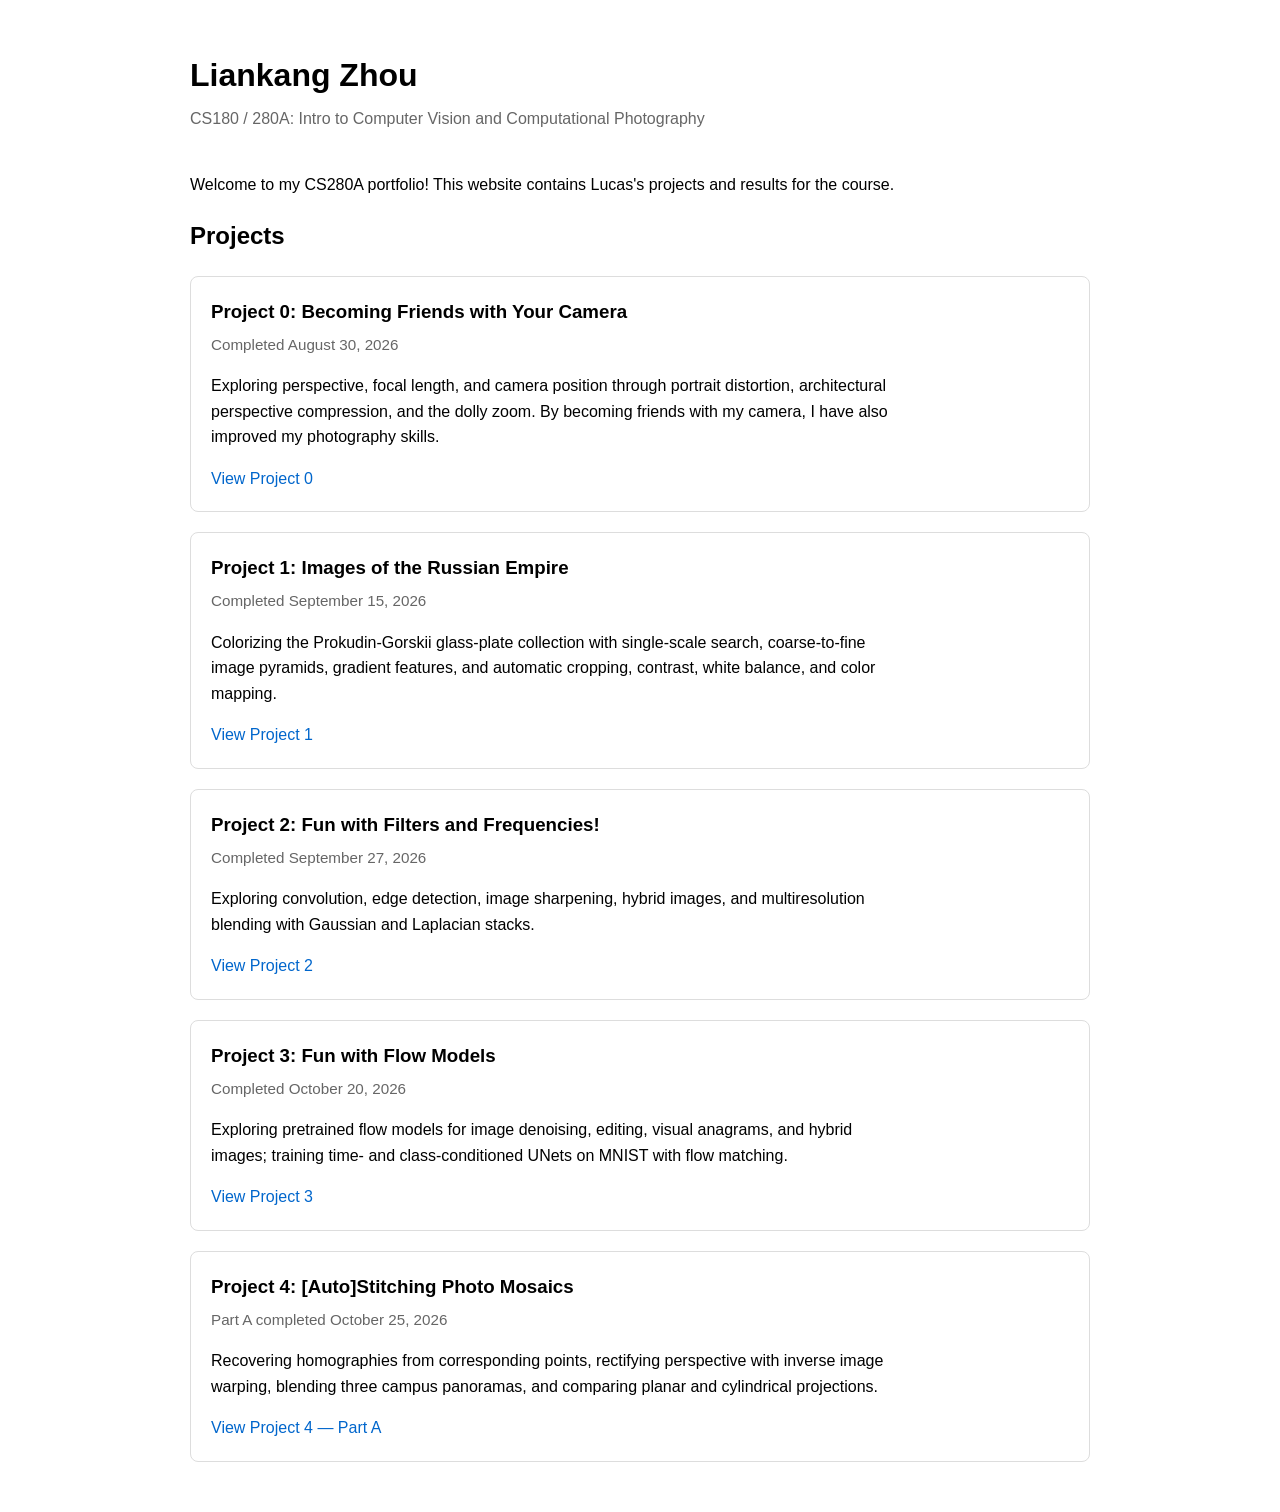
<file: index.html>
<!DOCTYPE html>
<html lang="en">

<head>
    <meta charset="UTF-8">
    <meta name="viewport" content="width=device-width, initial-scale=1.0">

    <title>Liankang(Lucas) Zhou | CS280A Portfolio</title>

    <style>
        body {
            font-family: Arial, sans-serif;
            max-width: 900px;
            margin: 50px auto;
            padding: 0 20px;
            line-height: 1.6;
        }

        h1 {
            margin-bottom: 5px;
        }

        .subtitle {
            color: #666;
            margin-bottom: 40px;
        }

        .project {
            margin: 20px 0;
            padding: 20px;
            border: 1px solid #ddd;
            border-radius: 8px;
        }

        .project h3 {
            margin: 0 0 6px;
        }

        .project-meta {
            margin: 0 0 14px;
            color: #666;
            font-size: 0.95rem;
        }

        .project-description {
            max-width: 700px;
        }

        a {
            color: #0066cc;
            text-decoration: none;
        }

        a:hover {
            text-decoration: underline;
        }
    </style>
</head>

<body>

    <h1>Liankang Zhou</h1>

    <div class="subtitle">
        CS180 / 280A: Intro to Computer Vision and Computational Photography
    </div>

    <p>
        Welcome to my CS280A portfolio!
        This website contains Lucas's projects and results for the course.
    </p>

    <h2>Projects</h2>

    <div class="project">
        <h3>Project 0: Becoming Friends with Your Camera</h3>
        <p class="project-meta">
            Completed <time datetime="2026-08-30">August 30, 2026</time>
        </p>
        <p class="project-description">
            Exploring perspective, focal length, and camera position through portrait
            distortion, architectural perspective compression, and the dolly zoom. By
            becoming friends with my camera, I have also improved my photography skills.
        </p>
        <a href="./0/index.html">View Project 0</a>
    </div>

    <div class="project">
        <h3>Project 1: Images of the Russian Empire</h3>
        <p class="project-meta">
            Completed <time datetime="2026-09-15">September 15, 2026</time>
        </p>
        <p class="project-description">
            Colorizing the Prokudin-Gorskii glass-plate collection with single-scale
            search, coarse-to-fine image pyramids, gradient features, and automatic
            cropping, contrast, white balance, and color mapping.
        </p>
        <a href="./1/index.html">View Project 1</a>
    </div>

    <div class="project">
        <h3>Project 2: Fun with Filters and Frequencies!</h3>
        <p class="project-meta">Completed <time datetime="2026-09-27">September 27, 2026</time></p>
        <p class="project-description">Exploring convolution, edge detection, image sharpening, hybrid images, and multiresolution blending with Gaussian and Laplacian stacks.</p>
        <a href="./2/index.html">View Project 2</a>
    </div>

    <div class="project">
        <h3>Project 3: Fun with Flow Models</h3>
        <p class="project-meta">Completed <time datetime="2026-10-20">October 20, 2026</time></p>
        <p class="project-description">Exploring pretrained flow models for image denoising, editing, visual anagrams, and hybrid images; training time- and class-conditioned UNets on MNIST with flow matching.</p>
        <a href="./3/index.html">View Project 3</a>
    </div>

    <div class="project">
        <h3>Project 4: [Auto]Stitching Photo Mosaics</h3>
        <p class="project-meta">Part A completed <time datetime="2026-10-25">October 25, 2026</time></p>
        <p class="project-description">Recovering homographies from corresponding points, rectifying perspective with inverse image warping, blending three campus panoramas, and comparing planar and cylindrical projections.</p>
        <a href="./4/index.html">View Project 4 — Part A</a>
    </div>

</body>

</html>
</file>
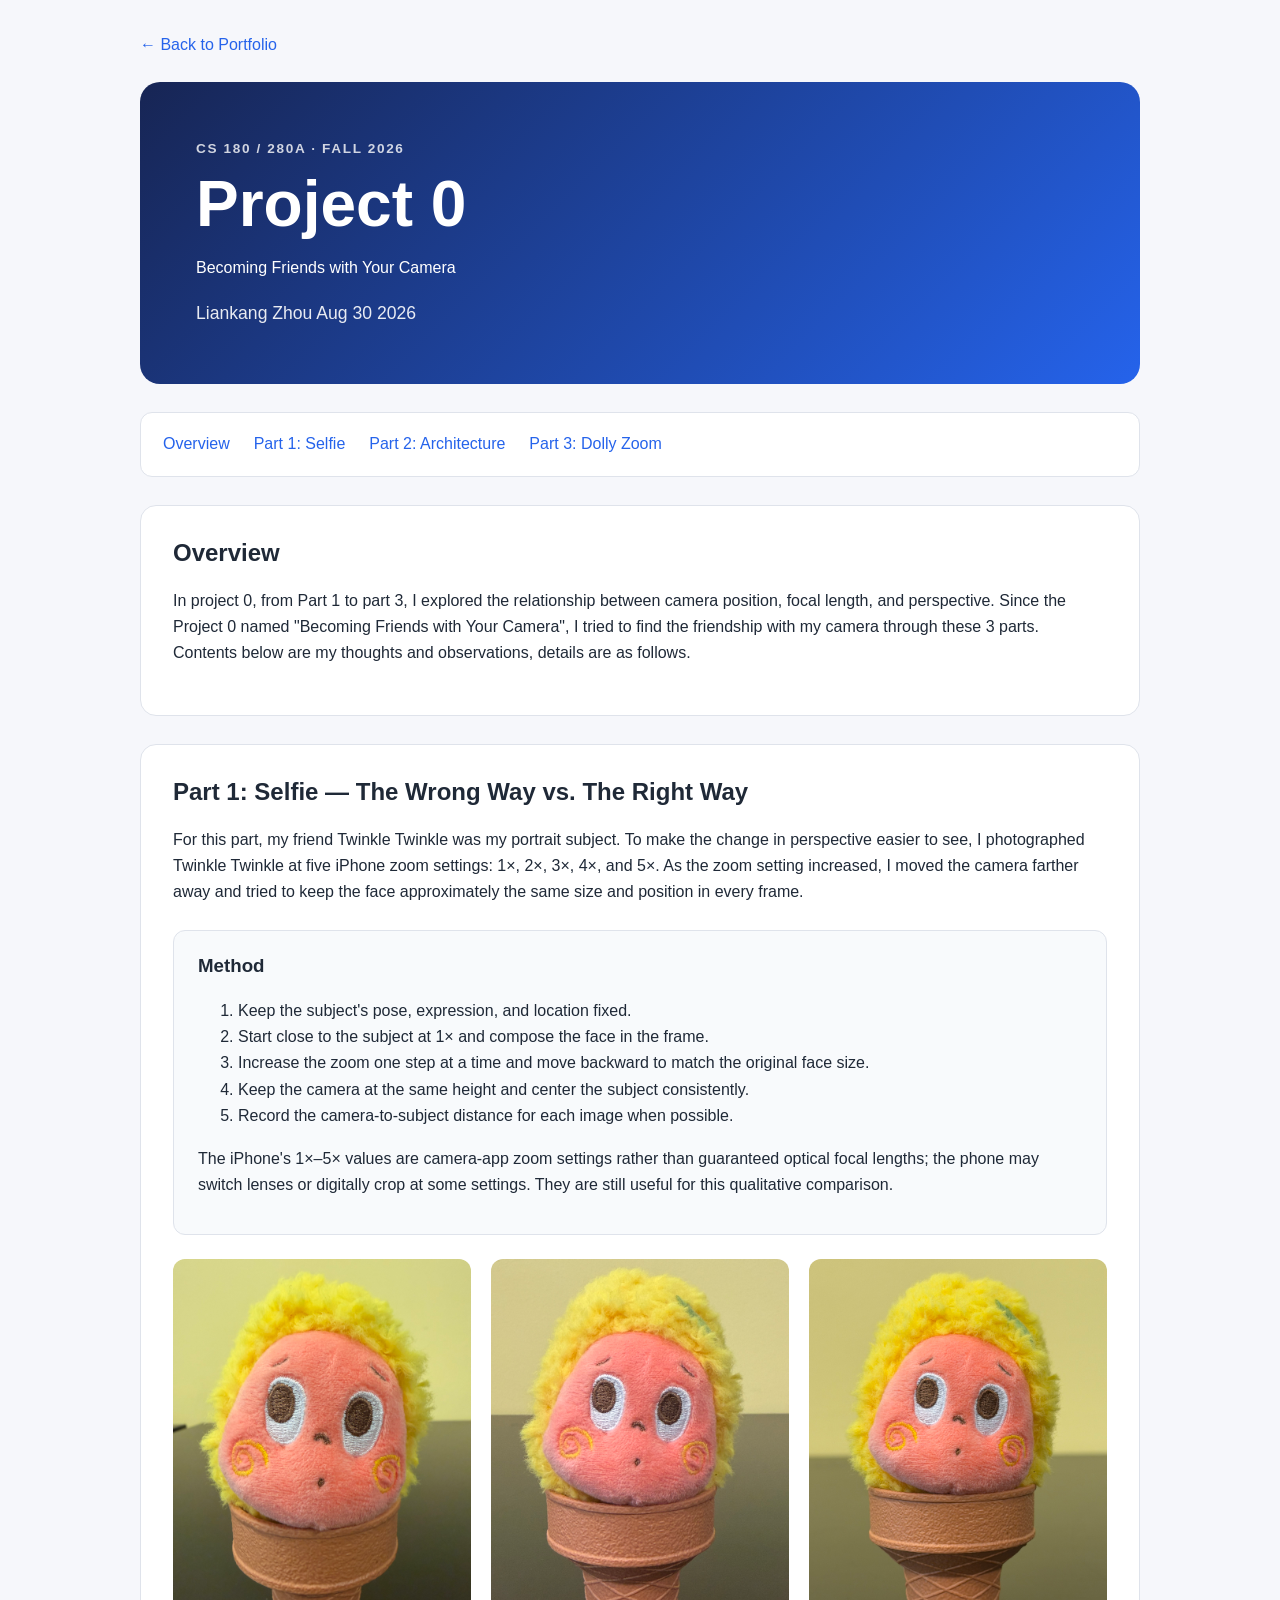
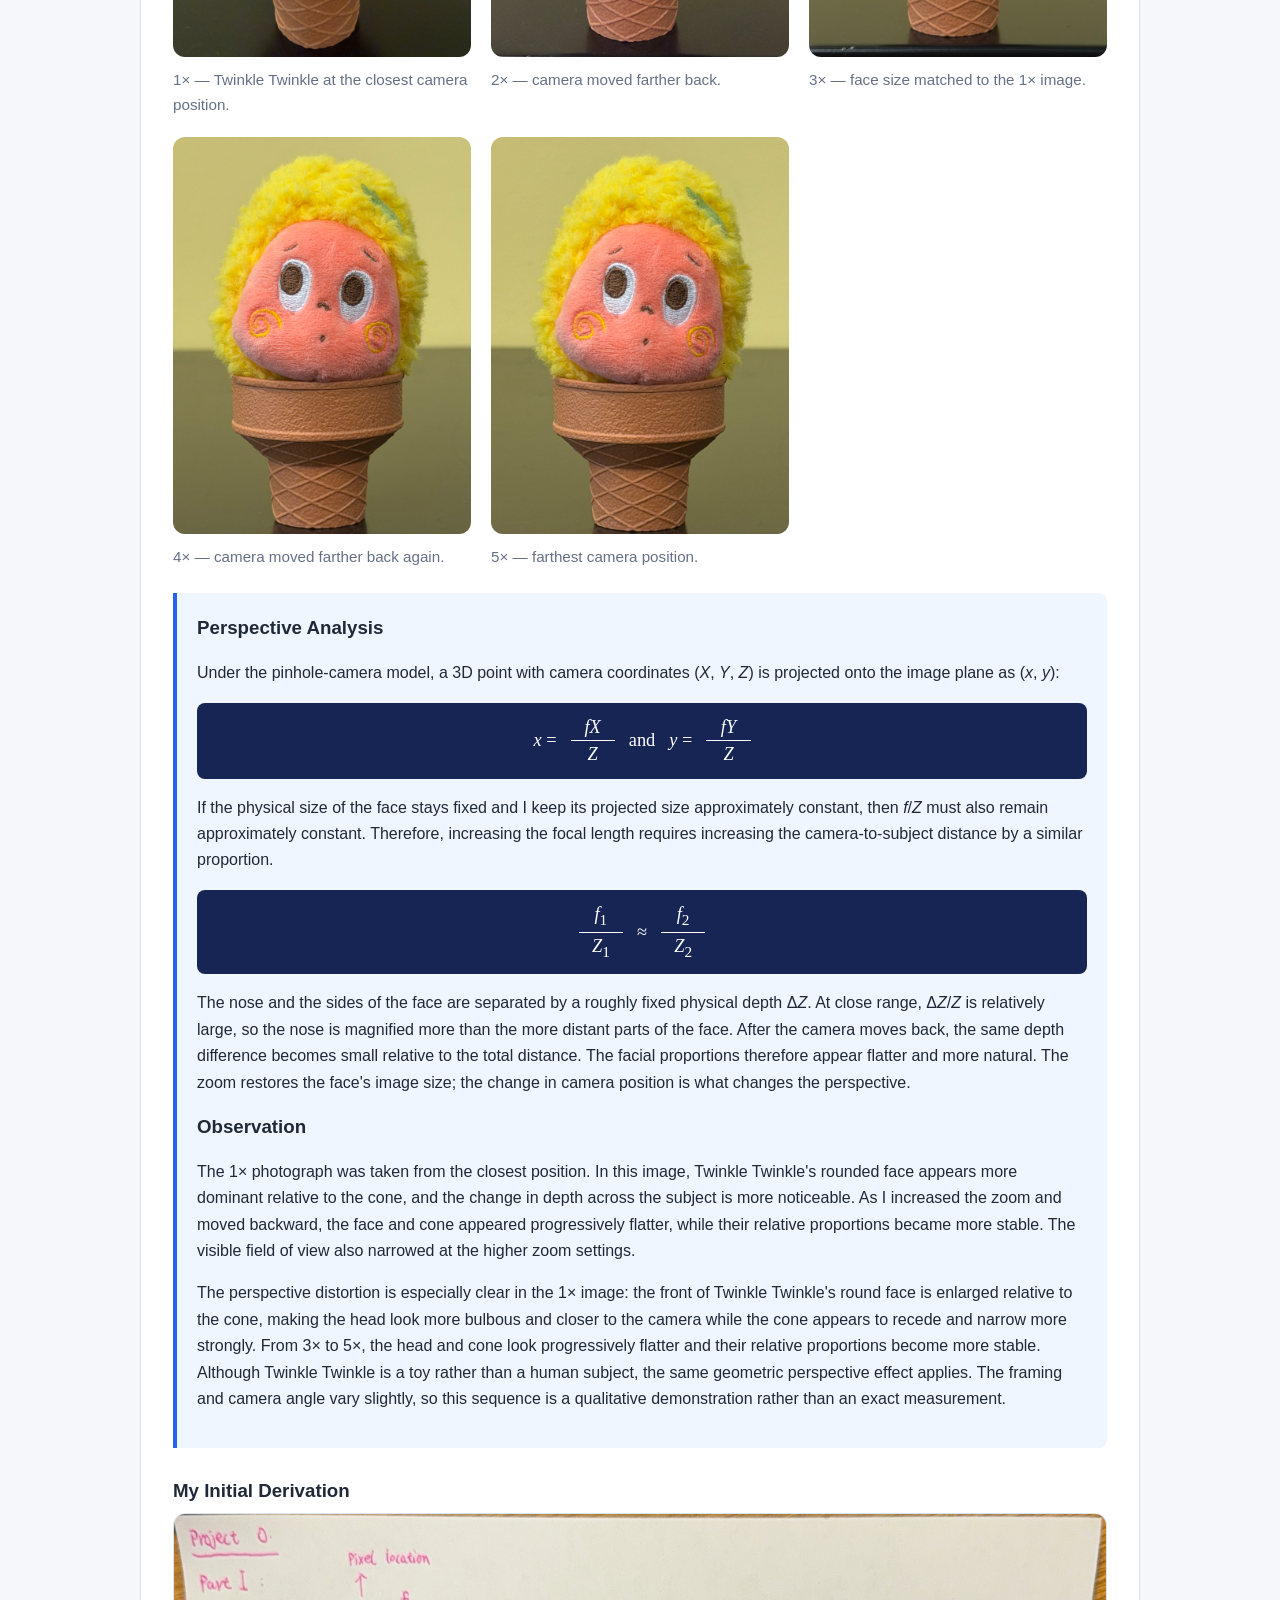
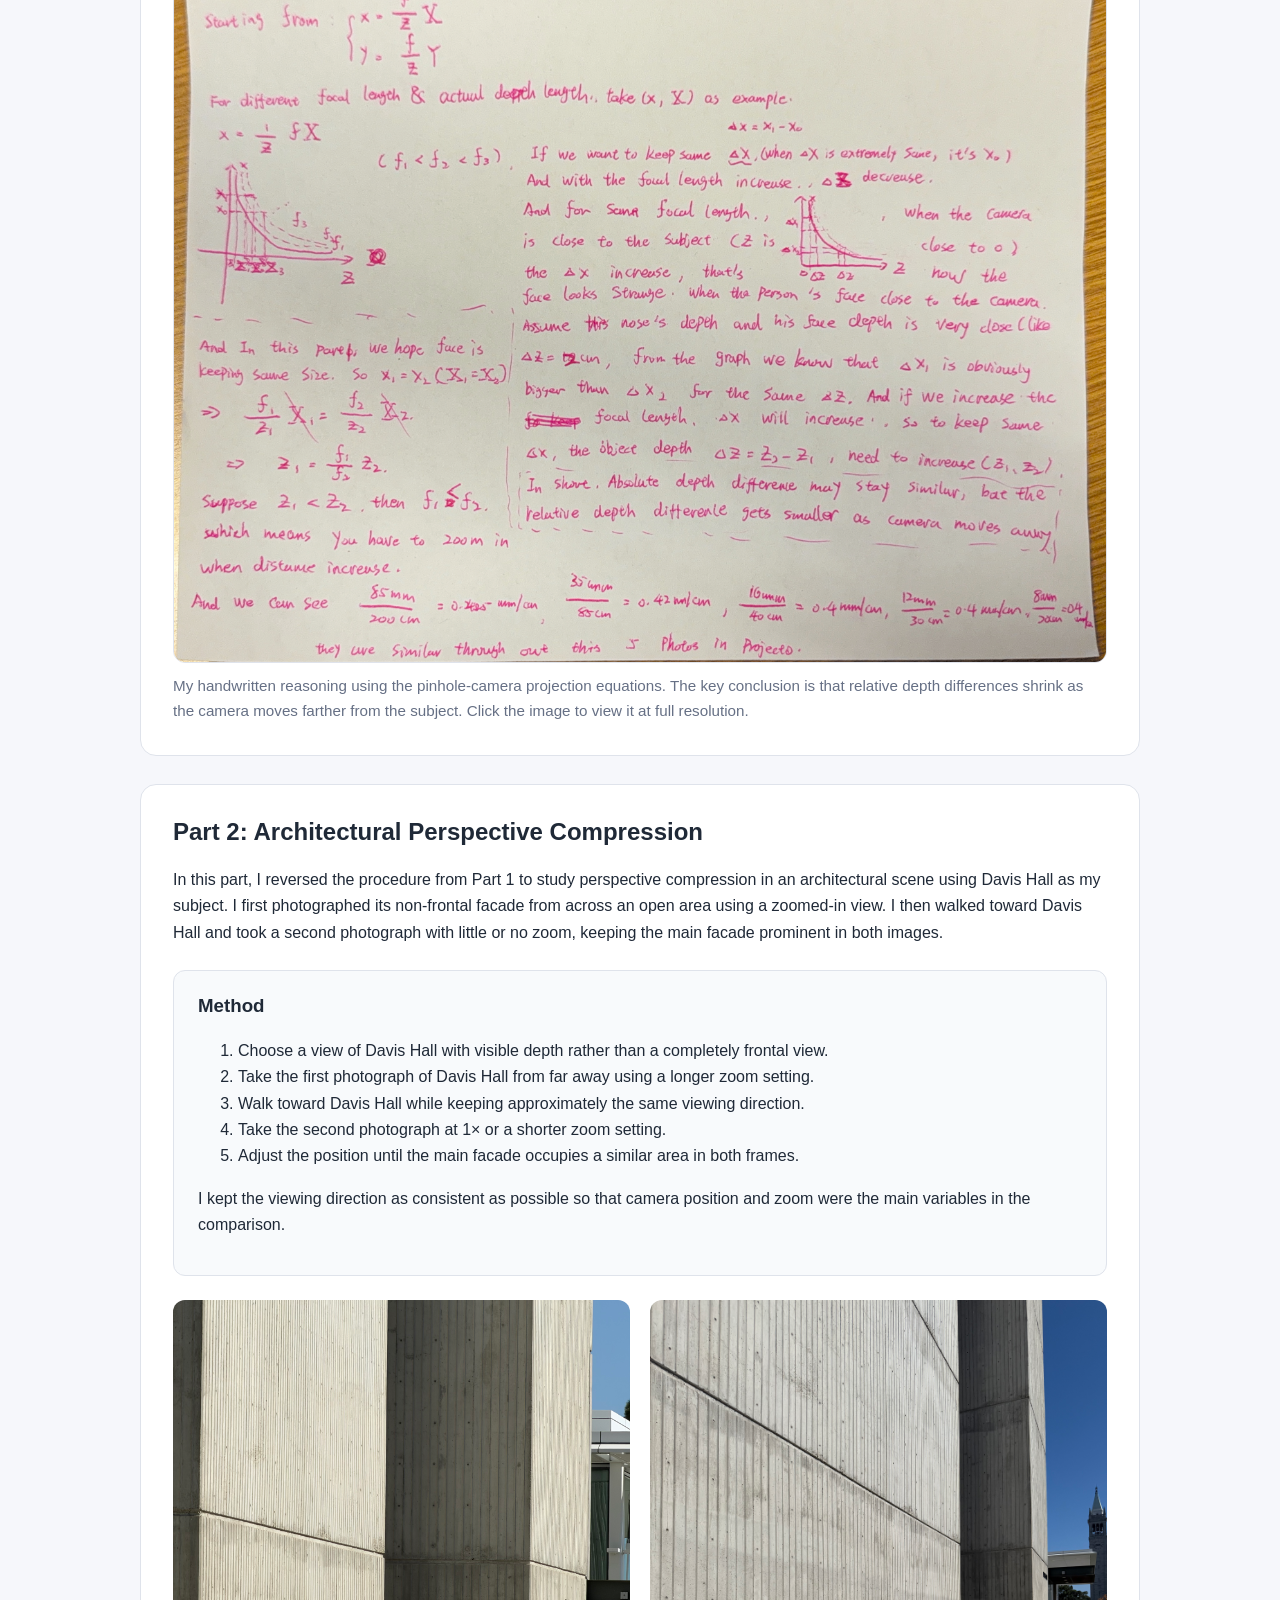
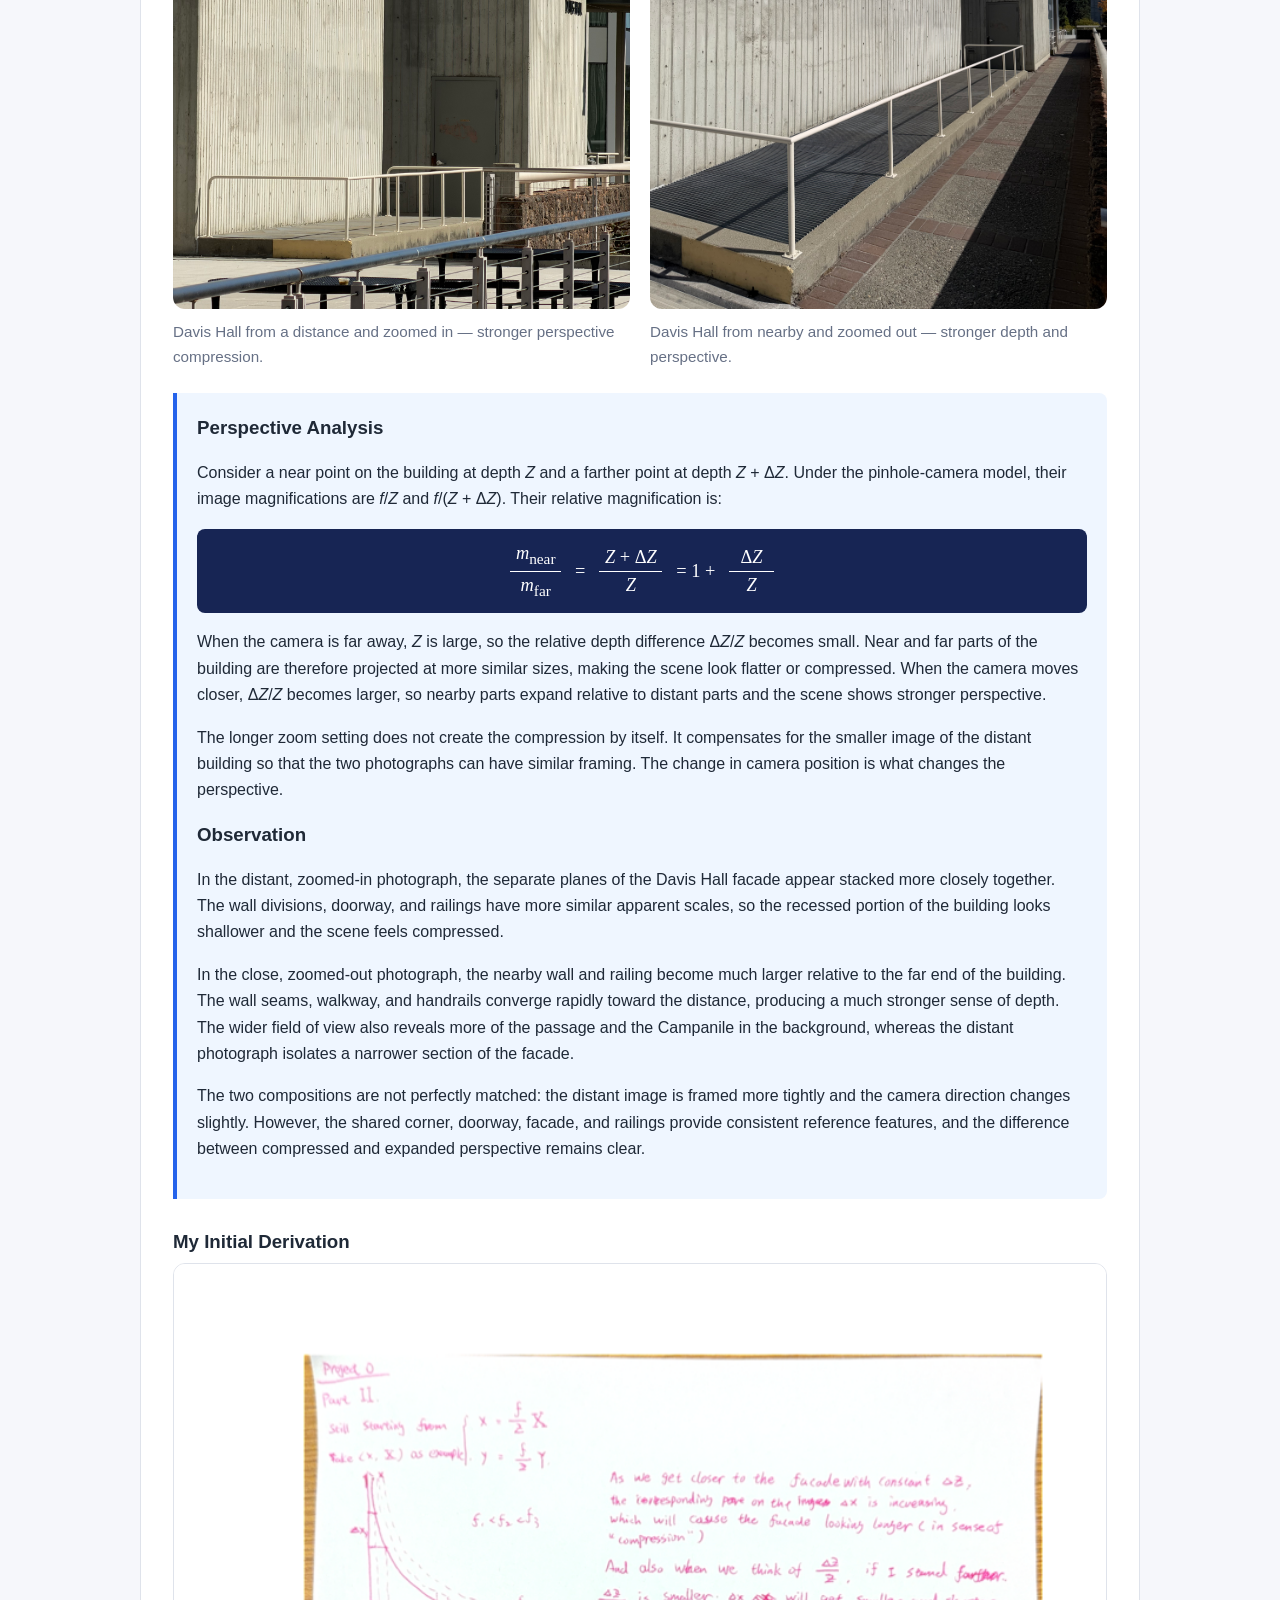
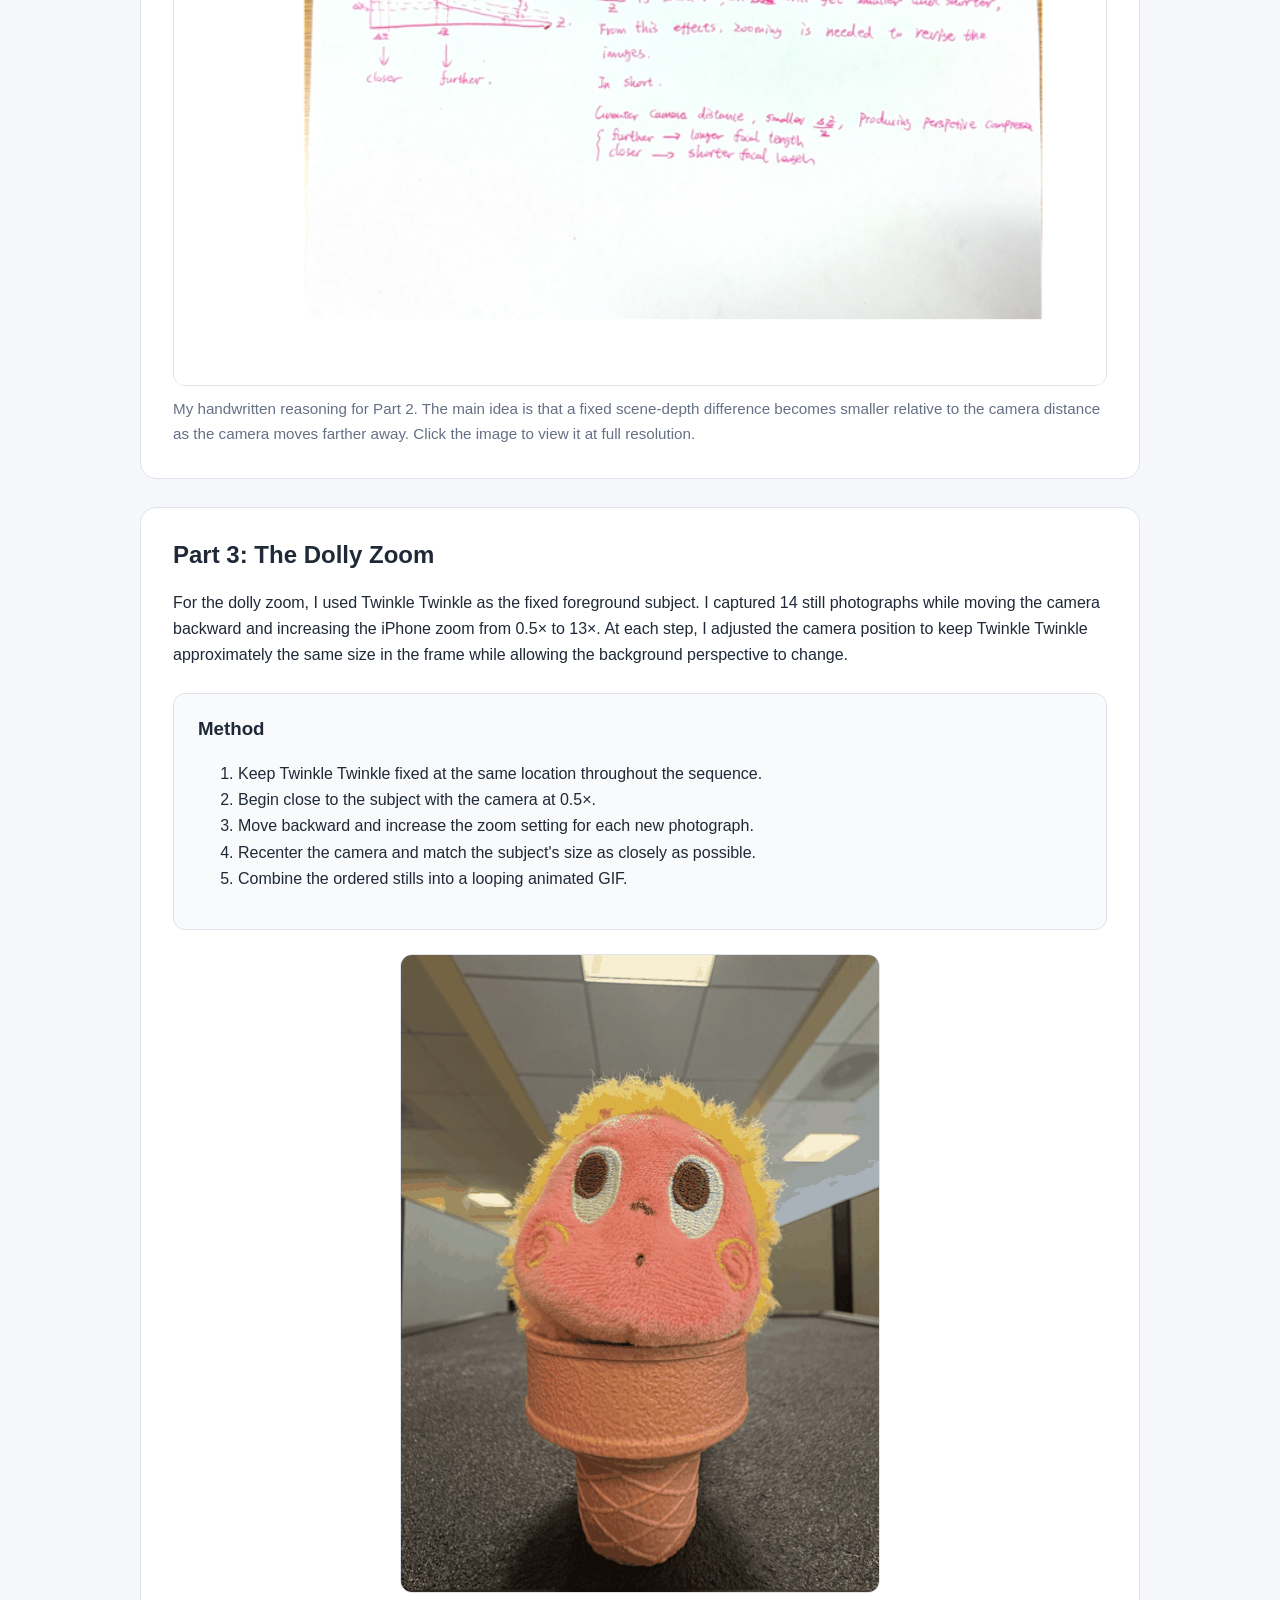
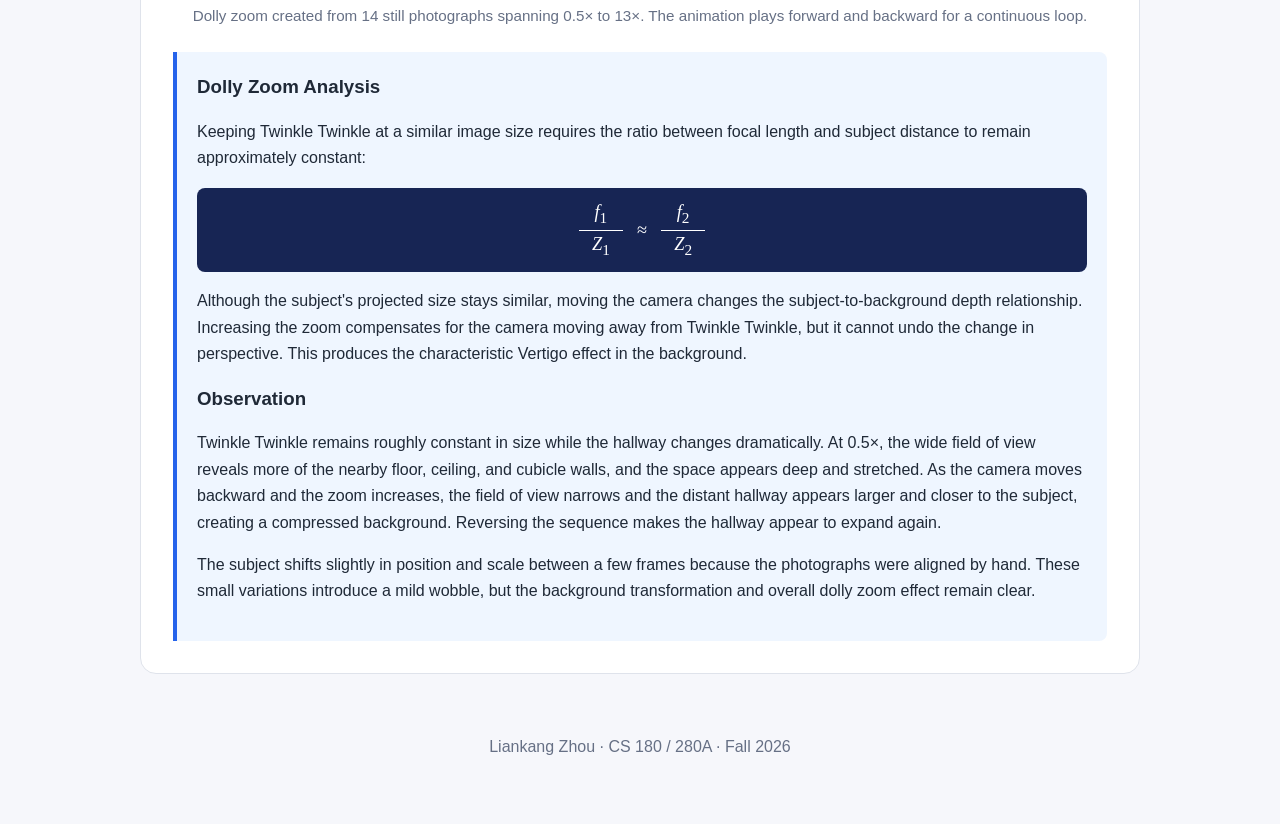
<file: 0/index.html>
<!DOCTYPE html>
<html lang="en">

<head>
    <meta charset="UTF-8">
    <meta name="viewport" content="width=device-width, initial-scale=1.0">

    <title>Project 0 | Liankang Zhou</title>

    <style>
        :root {
            --background: #f6f7fb;
            --surface: #ffffff;
            --text: #1f2937;
            --muted: #667085;
            --accent: #2563eb;
            --border: #dfe3eb;
        }

        * {
            box-sizing: border-box;
        }

        html {
            scroll-behavior: smooth;
        }

        body {
            margin: 0;
            color: var(--text);
            background: var(--background);
            font-family: Arial, sans-serif;
            line-height: 1.65;
        }

        main,
        .site-header {
            width: min(100% - 40px, 1000px);
            margin: 0 auto;
        }

        .site-header {
            padding: 32px 0 24px;
        }

        .back-link,
        nav a {
            color: var(--accent);
            text-decoration: none;
        }

        .back-link:hover,
        nav a:hover {
            text-decoration: underline;
        }

        .hero {
            padding: 56px;
            border-radius: 20px;
            color: white;
            background: linear-gradient(135deg, #172554, #2563eb);
        }

        .eyebrow {
            margin: 0 0 8px;
            font-size: 0.85rem;
            font-weight: bold;
            letter-spacing: 0.12em;
            text-transform: uppercase;
            opacity: 0.8;
        }

        h1 {
            margin: 0;
            font-size: clamp(2.2rem, 6vw, 4rem);
            line-height: 1.1;
        }

        .hero p:last-child {
            max-width: 650px;
            margin-bottom: 0;
            font-size: 1.1rem;
            opacity: 0.9;
        }

        nav {
            display: flex;
            flex-wrap: wrap;
            gap: 12px 24px;
            margin: 28px 0;
            padding: 18px 22px;
            border: 1px solid var(--border);
            border-radius: 12px;
            background: var(--surface);
        }

        section {
            margin: 28px 0;
            padding: 32px;
            border: 1px solid var(--border);
            border-radius: 16px;
            background: var(--surface);
        }

        h2 {
            margin-top: 0;
            line-height: 1.25;
        }

        h3 {
            margin-bottom: 6px;
        }

        .image-grid {
            display: grid;
            grid-template-columns: repeat(auto-fit, minmax(240px, 1fr));
            gap: 20px;
            margin-top: 24px;
        }

        figure {
            margin: 0;
        }

        /* Replace each .image-placeholder with an <img> after adding your photos. */
        .image-placeholder {
            display: grid;
            min-height: 280px;
            place-items: center;
            padding: 24px;
            border: 2px dashed #b8c0cc;
            border-radius: 12px;
            color: var(--muted);
            background: #f8fafc;
            text-align: center;
        }

        figure img {
            display: block;
            width: 100%;
            height: auto;
            border-radius: 12px;
        }

        figcaption {
            margin-top: 10px;
            color: var(--muted);
            font-size: 0.95rem;
        }

        .analysis {
            margin-top: 24px;
            padding: 20px;
            border-left: 4px solid var(--accent);
            border-radius: 0 8px 8px 0;
            background: #eff6ff;
        }

        .analysis h3 {
            margin-top: 0;
        }

        .method {
            margin-top: 24px;
            padding: 20px 24px;
            border: 1px solid var(--border);
            border-radius: 12px;
            background: #f8fafc;
        }

        .method h3 {
            margin-top: 0;
        }

        .equation {
            display: flex;
            align-items: center;
            justify-content: center;
            gap: 14px;
            overflow-x: auto;
            margin: 16px 0;
            padding: 14px 18px;
            border-radius: 8px;
            background: #172554;
            color: white;
            font-family: Georgia, serif;
            font-size: 1.15rem;
            text-align: center;
        }

        .fraction {
            display: inline-flex;
            flex-direction: column;
            align-items: stretch;
            min-width: 2.4em;
            line-height: 1.1;
            vertical-align: middle;
        }

        .numerator {
            padding: 0 0.3em 0.18em;
            border-bottom: 1.5px solid currentColor;
        }

        .denominator {
            padding: 0.18em 0.3em 0;
        }

        .note-figure {
            margin-top: 28px;
        }

        .note-figure a {
            display: block;
            border-radius: 12px;
            cursor: zoom-in;
        }

        .note-figure img {
            display: block;
            width: 100%;
            height: auto;
            object-fit: contain;
            border: 1px solid var(--border);
            background: #ffffff;
        }

        .gif-figure {
            margin-top: 24px;
            text-align: center;
        }

        .gif-figure img {
            width: min(100%, 480px);
            margin: 0 auto;
            border: 1px solid var(--border);
        }

        footer {
            padding: 16px 0 48px;
            color: var(--muted);
            text-align: center;
        }

        @media (max-width: 700px) {
            .hero,
            section {
                padding: 24px;
            }

            .image-grid {
                grid-template-columns: 1fr;
            }

            .image-placeholder {
                min-height: 220px;
            }
        }
    </style>
</head>

<body>
    <header class="site-header">
        <a class="back-link" href="../index.html">← Back to Portfolio</a>
    </header>

    <main>
        <header class="hero">
            <p class="eyebrow">CS 180 / 280A · Fall 2026</p>
            <h1>Project 0</h1>
            <p>Becoming Friends with Your Camera</p>
            <p>Liankang Zhou Aug 30 2026</p>
        </header>

        <nav aria-label="Project sections">
            <a href="#overview">Overview</a>
            <a href="#part-1">Part 1: Selfie</a>
            <a href="#part-2">Part 2: Architecture</a>
            <a href="#part-3">Part 3: Dolly Zoom</a>
        </nav>

        <section id="overview">
            <h2>Overview</h2>
            <p>
                In project 0, from Part 1 to part 3, I explored the relationship between camera position, focal length,
                and perspective. Since the Project 0 named "Becoming Friends with Your Camera", I tried to find the friendship
                with my camera through these 3 parts. Contents below are my thoughts and observations, details are as follows.
            </p>
        </section>

        <section id="part-1">
            <h2>Part 1: Selfie — The Wrong Way vs. The Right Way</h2>
            <p>
                For this part, my friend Twinkle Twinkle was my portrait subject. To make
                the change in perspective easier to see, I photographed Twinkle Twinkle at five
                iPhone zoom settings: 1×, 2×, 3×, 4×, and 5×. As the zoom setting increased,
                I moved the camera farther away and tried to keep the face approximately the
                same size and position in every frame.
            </p>

            <div class="method">
                <h3>Method</h3>
                <ol>
                    <li>Keep the subject's pose, expression, and location fixed.</li>
                    <li>Start close to the subject at 1× and compose the face in the frame.</li>
                    <li>Increase the zoom one step at a time and move backward to match the original face size.</li>
                    <li>Keep the camera at the same height and center the subject consistently.</li>
                    <li>Record the camera-to-subject distance for each image when possible.</li>
                </ol>
                <p>
                    The iPhone's 1×–5× values are camera-app zoom settings rather than
                    guaranteed optical focal lengths; the phone may switch lenses or digitally
                    crop at some settings. They are still useful for this qualitative comparison.
                </p>
            </div>

            <div class="image-grid">
                <figure>
                    <img
                        src="./images/1x.JPG"
                        alt="Close portrait of Twinkle Twinkle photographed at 1x zoom"
                    >
                    <figcaption>1× — Twinkle Twinkle at the closest camera position.</figcaption>
                </figure>

                <figure>
                    <img
                        src="./images/2x.JPG"
                        alt="Portrait of Twinkle Twinkle photographed at 2x zoom"
                        loading="lazy"
                    >
                    <figcaption>2× — camera moved farther back.</figcaption>
                </figure>

                <figure>
                    <img
                        src="./images/3x.JPG"
                        alt="Portrait of Twinkle Twinkle photographed at 3x zoom"
                        loading="lazy"
                    >
                    <figcaption>3× — face size matched to the 1× image.</figcaption>
                </figure>

                <figure>
                    <img
                        src="./images/4x.JPG"
                        alt="Portrait of Twinkle Twinkle photographed at 4x zoom"
                        loading="lazy"
                    >
                    <figcaption>4× — camera moved farther back again.</figcaption>
                </figure>

                <figure>
                    <img
                        src="./images/5x.JPG"
                        alt="Portrait of Twinkle Twinkle photographed at 5x zoom"
                        loading="lazy"
                    >
                    <figcaption>5× — farthest camera position.</figcaption>
                </figure>
            </div>

            <div class="analysis">
                <h3>Perspective Analysis</h3>
                <p>
                    Under the pinhole-camera model, a 3D point with camera coordinates
                    (<em>X</em>, <em>Y</em>, <em>Z</em>) is projected onto the image plane as
                    (<em>x</em>, <em>y</em>):
                </p>
                <div class="equation" aria-label="x equals f X over Z, and y equals f Y over Z">
                    <span><em>x</em> =</span>
                    <span class="fraction">
                        <span class="numerator"><em>fX</em></span>
                        <span class="denominator"><em>Z</em></span>
                    </span>
                    <span>and</span>
                    <span><em>y</em> =</span>
                    <span class="fraction">
                        <span class="numerator"><em>fY</em></span>
                        <span class="denominator"><em>Z</em></span>
                    </span>
                </div>
                <p>
                    If the physical size of the face stays fixed and I keep its projected
                    size approximately constant, then <em>f</em>/<em>Z</em> must also remain
                    approximately constant. Therefore, increasing the focal length requires
                    increasing the camera-to-subject distance by a similar proportion.
                </p>
                <div class="equation" aria-label="f one over Z one is approximately equal to f two over Z two">
                    <span class="fraction">
                        <span class="numerator"><em>f</em><sub>1</sub></span>
                        <span class="denominator"><em>Z</em><sub>1</sub></span>
                    </span>
                    <span>≈</span>
                    <span class="fraction">
                        <span class="numerator"><em>f</em><sub>2</sub></span>
                        <span class="denominator"><em>Z</em><sub>2</sub></span>
                    </span>
                </div>
                <p>
                    The nose and the sides of the face are separated by a roughly fixed physical
                    depth Δ<em>Z</em>. At close range, Δ<em>Z</em>/<em>Z</em> is relatively large,
                    so the nose is magnified more than the more distant parts of the face. After
                    the camera moves back, the same depth difference becomes small relative to
                    the total distance. The facial proportions therefore appear flatter and more
                    natural. The zoom restores the face's image size; the change in camera position
                    is what changes the perspective.
                </p>

                <h3>Observation</h3>
                <p>
                    The 1× photograph was taken from the closest position. In this image,
                    Twinkle Twinkle's rounded face appears more dominant relative to the cone,
                    and the change in depth across the subject is more noticeable. As I increased
                    the zoom and moved backward, the face and cone appeared progressively flatter,
                    while their relative proportions became more stable. The visible field of view
                    also narrowed at the higher zoom settings.
                </p>
                <p>
                    The perspective distortion is especially clear in the 1× image: the front of
                    Twinkle Twinkle's round face is enlarged relative to the cone, making the head
                    look more bulbous and closer to the camera while the cone appears to recede and
                    narrow more strongly. From 3× to 5×, the head and cone look progressively flatter
                    and their relative proportions become more stable. Although Twinkle Twinkle is a
                    toy rather than a human subject, the same geometric perspective effect applies.
                    The framing and camera angle vary slightly, so this sequence is a qualitative
                    demonstration rather than an exact measurement.
                </p>
            </div>

            <figure class="note-figure">
                <h3>My Initial Derivation</h3>
                <a
                    href="./images/part1-perspective-notes.png"
                    target="_blank"
                    rel="noopener"
                    aria-label="Open the handwritten derivation at full resolution"
                >
                    <img
                        src="./images/part1-perspective-notes.png"
                        alt="Handwritten derivation of the relationship between focal length, camera distance, and perspective"
                    >
                </a>
                <figcaption>
                    My handwritten reasoning using the pinhole-camera projection equations.
                    The key conclusion is that relative depth differences shrink as the camera
                    moves farther from the subject. Click the image to view it at full resolution.
                </figcaption>
            </figure>
        </section>

        <section id="part-2">
            <h2>Part 2: Architectural Perspective Compression</h2>
            <p>
                In this part, I reversed the procedure from Part 1 to study perspective
                compression in an architectural scene using Davis Hall as my subject. I first
                photographed its non-frontal facade from across an open area using a zoomed-in
                view. I then walked toward Davis Hall and took a second photograph with little
                or no zoom, keeping the main facade prominent in both images.
            </p>

            <div class="method">
                <h3>Method</h3>
                <ol>
                    <li>Choose a view of Davis Hall with visible depth rather than a completely frontal view.</li>
                    <li>Take the first photograph of Davis Hall from far away using a longer zoom setting.</li>
                    <li>Walk toward Davis Hall while keeping approximately the same viewing direction.</li>
                    <li>Take the second photograph at 1× or a shorter zoom setting.</li>
                    <li>Adjust the position until the main facade occupies a similar area in both frames.</li>
                </ol>
                <p>
                    I kept the viewing direction as consistent as possible so that camera position
                    and zoom were the main variables in the comparison.
                </p>
            </div>

            <div class="image-grid">
                <figure>
                    <img
                        src="./images/davis-hall-distant.JPG"
                        alt="Distant zoomed-in photograph of the Davis Hall facade"
                        loading="lazy"
                    >
                    <figcaption>Davis Hall from a distance and zoomed in — stronger perspective compression.</figcaption>
                </figure>

                <figure>
                    <img
                        src="./images/davis-hall-close.JPG"
                        alt="Close zoomed-out photograph looking along the Davis Hall facade"
                        loading="lazy"
                    >
                    <figcaption>Davis Hall from nearby and zoomed out — stronger depth and perspective.</figcaption>
                </figure>
            </div>

            <div class="analysis">
                <h3>Perspective Analysis</h3>
                <p>
                    Consider a near point on the building at depth <em>Z</em> and a farther point
                    at depth <em>Z</em> + Δ<em>Z</em>. Under the pinhole-camera model, their image
                    magnifications are <em>f</em>/<em>Z</em> and
                    <em>f</em>/(<em>Z</em> + Δ<em>Z</em>). Their relative magnification is:
                </p>
                <div class="equation" aria-label="near magnification over far magnification equals Z plus delta Z over Z, which equals one plus delta Z over Z">
                    <span class="fraction">
                        <span class="numerator"><em>m</em><sub>near</sub></span>
                        <span class="denominator"><em>m</em><sub>far</sub></span>
                    </span>
                    <span>=</span>
                    <span class="fraction">
                        <span class="numerator"><em>Z</em> + Δ<em>Z</em></span>
                        <span class="denominator"><em>Z</em></span>
                    </span>
                    <span>= 1 +</span>
                    <span class="fraction">
                        <span class="numerator">Δ<em>Z</em></span>
                        <span class="denominator"><em>Z</em></span>
                    </span>
                </div>
                <p>
                    When the camera is far away, <em>Z</em> is large, so the relative depth
                    difference Δ<em>Z</em>/<em>Z</em> becomes small. Near and far parts of the
                    building are therefore projected at more similar sizes, making the scene look
                    flatter or compressed. When the camera moves closer, Δ<em>Z</em>/<em>Z</em>
                    becomes larger, so nearby parts expand relative to distant parts and the scene
                    shows stronger perspective.
                </p>
                <p>
                    The longer zoom setting does not create the compression by itself. It compensates
                    for the smaller image of the distant building so that the two photographs can
                    have similar framing. The change in camera position is what changes the perspective.
                </p>

                <h3>Observation</h3>
                <p>
                    In the distant, zoomed-in photograph, the separate planes of the Davis Hall
                    facade appear stacked more closely together. The wall divisions, doorway, and
                    railings have more similar apparent scales, so the recessed portion of the
                    building looks shallower and the scene feels compressed.
                </p>
                <p>
                    In the close, zoomed-out photograph, the nearby wall and railing become much
                    larger relative to the far end of the building. The wall seams, walkway, and
                    handrails converge rapidly toward the distance, producing a much stronger sense
                    of depth. The wider field of view also reveals more of the passage and the
                    Campanile in the background, whereas the distant photograph isolates a narrower
                    section of the facade.
                </p>
                <p>
                    The two compositions are not perfectly matched: the distant image is framed
                    more tightly and the camera direction changes slightly. However, the shared
                    corner, doorway, facade, and railings provide consistent reference features,
                    and the difference between compressed and expanded perspective remains clear.
                </p>
            </div>

            <figure class="note-figure">
                <h3>My Initial Derivation</h3>
                <a
                    href="./images/part2-notes.png"
                    target="_blank"
                    rel="noopener"
                    aria-label="Open the Part 2 handwritten derivation at full resolution"
                >
                    <img
                        src="./images/part2-notes.png"
                        alt="Handwritten derivation of architectural perspective compression"
                        loading="lazy"
                    >
                </a>
                <figcaption>
                    My handwritten reasoning for Part 2. The main idea is that a fixed scene-depth
                    difference becomes smaller relative to the camera distance as the camera moves
                    farther away. Click the image to view it at full resolution.
                </figcaption>
            </figure>
        </section>

        <section id="part-3">
            <h2>Part 3: The Dolly Zoom</h2>
            <p>
                For the dolly zoom, I used Twinkle Twinkle as the fixed foreground subject.
                I captured 14 still photographs while moving the camera backward and increasing
                the iPhone zoom from 0.5× to 13×. At each step, I adjusted the camera position
                to keep Twinkle Twinkle approximately the same size in the frame while allowing
                the background perspective to change.
            </p>

            <div class="method">
                <h3>Method</h3>
                <ol>
                    <li>Keep Twinkle Twinkle fixed at the same location throughout the sequence.</li>
                    <li>Begin close to the subject with the camera at 0.5×.</li>
                    <li>Move backward and increase the zoom setting for each new photograph.</li>
                    <li>Recenter the camera and match the subject's size as closely as possible.</li>
                    <li>Combine the ordered stills into a looping animated GIF.</li>
                </ol>
            </div>

            <figure class="gif-figure">
                <img
                    src="./images/dolly-zoom.gif"
                    alt="Animated dolly zoom of Twinkle Twinkle created from zoom settings between 0.5x and 13x"
                >
                <figcaption>
                    Dolly zoom created from 14 still photographs spanning 0.5× to 13×.
                    The animation plays forward and backward for a continuous loop.
                </figcaption>
            </figure>

            <div class="analysis">
                <h3>Dolly Zoom Analysis</h3>
                <p>
                    Keeping Twinkle Twinkle at a similar image size requires the ratio between
                    focal length and subject distance to remain approximately constant:
                </p>
                <div class="equation" aria-label="f one over Z one is approximately equal to f two over Z two">
                    <span class="fraction">
                        <span class="numerator"><em>f</em><sub>1</sub></span>
                        <span class="denominator"><em>Z</em><sub>1</sub></span>
                    </span>
                    <span>≈</span>
                    <span class="fraction">
                        <span class="numerator"><em>f</em><sub>2</sub></span>
                        <span class="denominator"><em>Z</em><sub>2</sub></span>
                    </span>
                </div>
                <p>
                    Although the subject's projected size stays similar, moving the camera changes
                    the subject-to-background depth relationship. Increasing the zoom compensates
                    for the camera moving away from Twinkle Twinkle, but it cannot undo the change
                    in perspective. This produces the characteristic Vertigo effect in the background.
                </p>

                <h3>Observation</h3>
                <p>
                    Twinkle Twinkle remains roughly constant in size while the hallway changes
                    dramatically. At 0.5×, the wide field of view reveals more of the nearby floor,
                    ceiling, and cubicle walls, and the space appears deep and stretched. As the
                    camera moves backward and the zoom increases, the field of view narrows and the
                    distant hallway appears larger and closer to the subject, creating a compressed
                    background. Reversing the sequence makes the hallway appear to expand again.
                </p>
                <p>
                    The subject shifts slightly in position and scale between a few frames because
                    the photographs were aligned by hand. These small variations introduce a mild
                    wobble, but the background transformation and overall dolly zoom effect remain clear.
                </p>
            </div>
        </section>
    </main>

    <footer>
        <p>Liankang Zhou · CS 180 / 280A · Fall 2026</p>
    </footer>
</body>

</html>
</file>
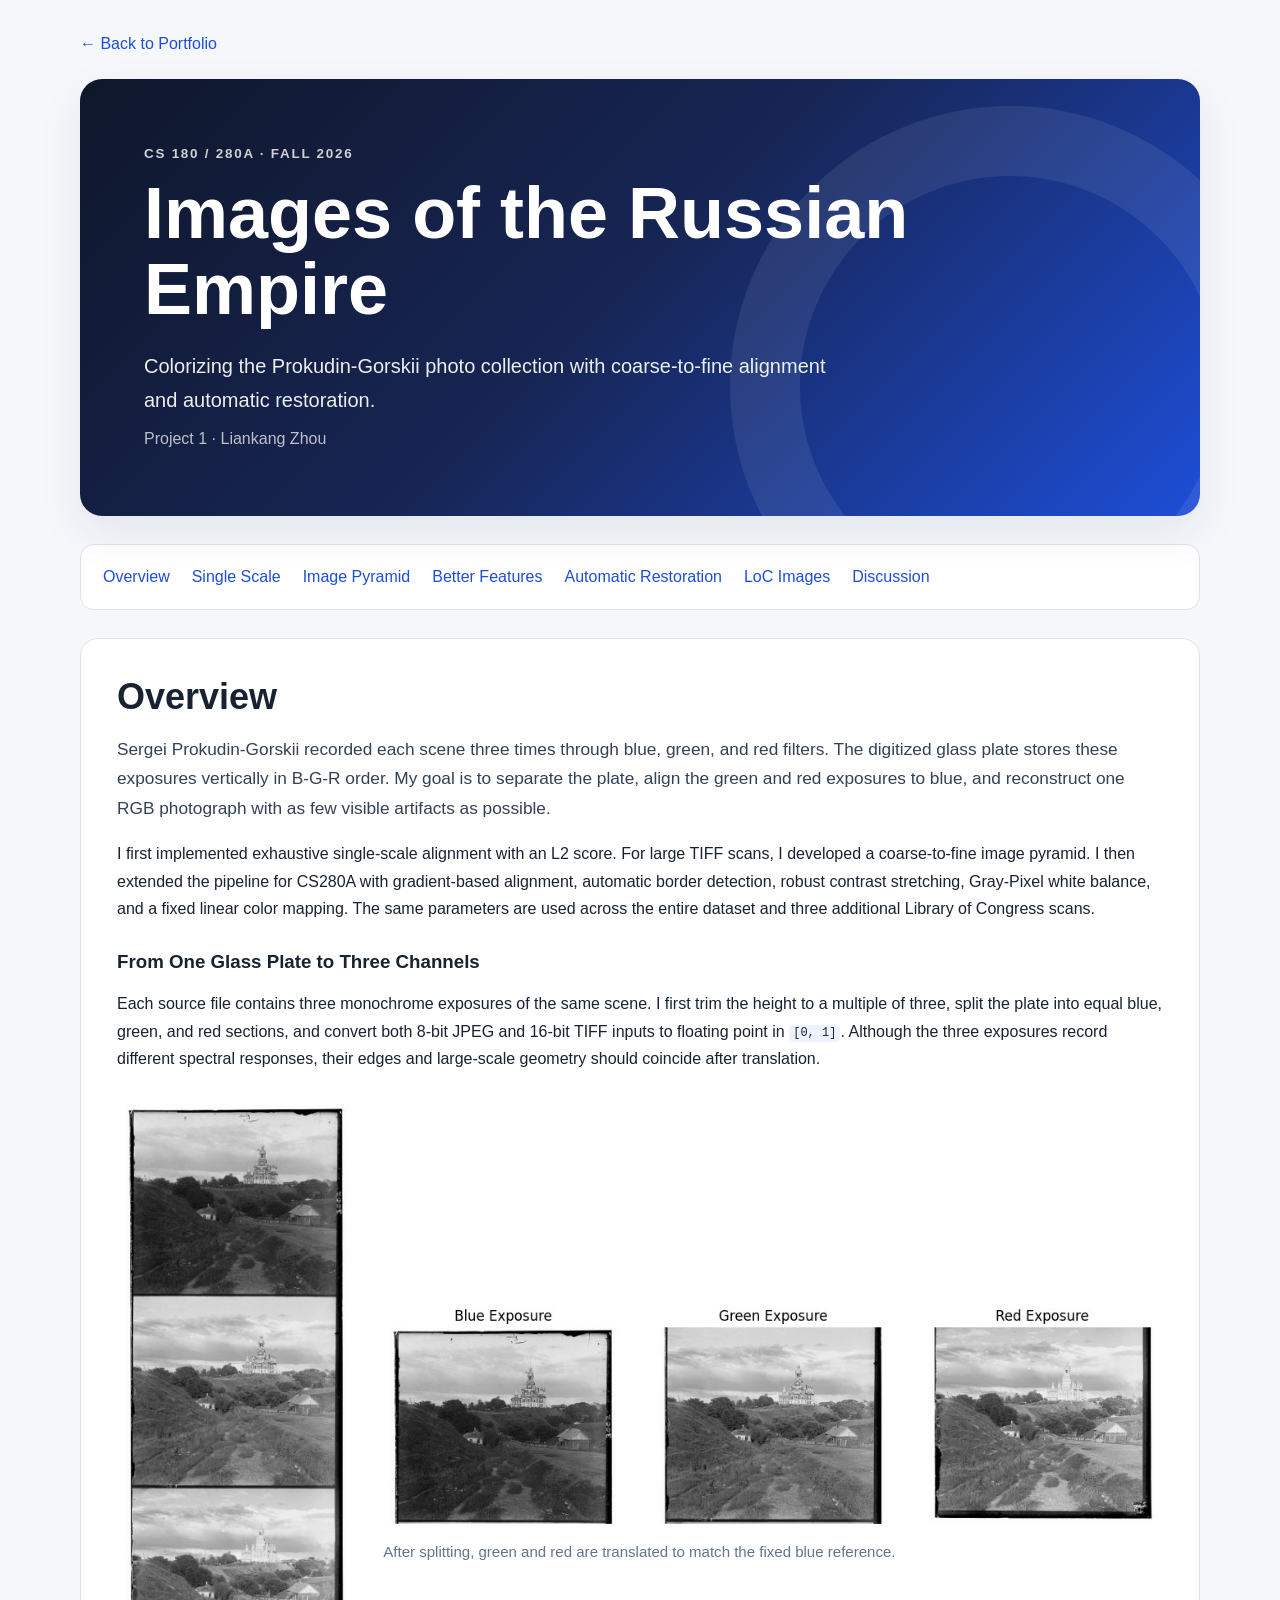
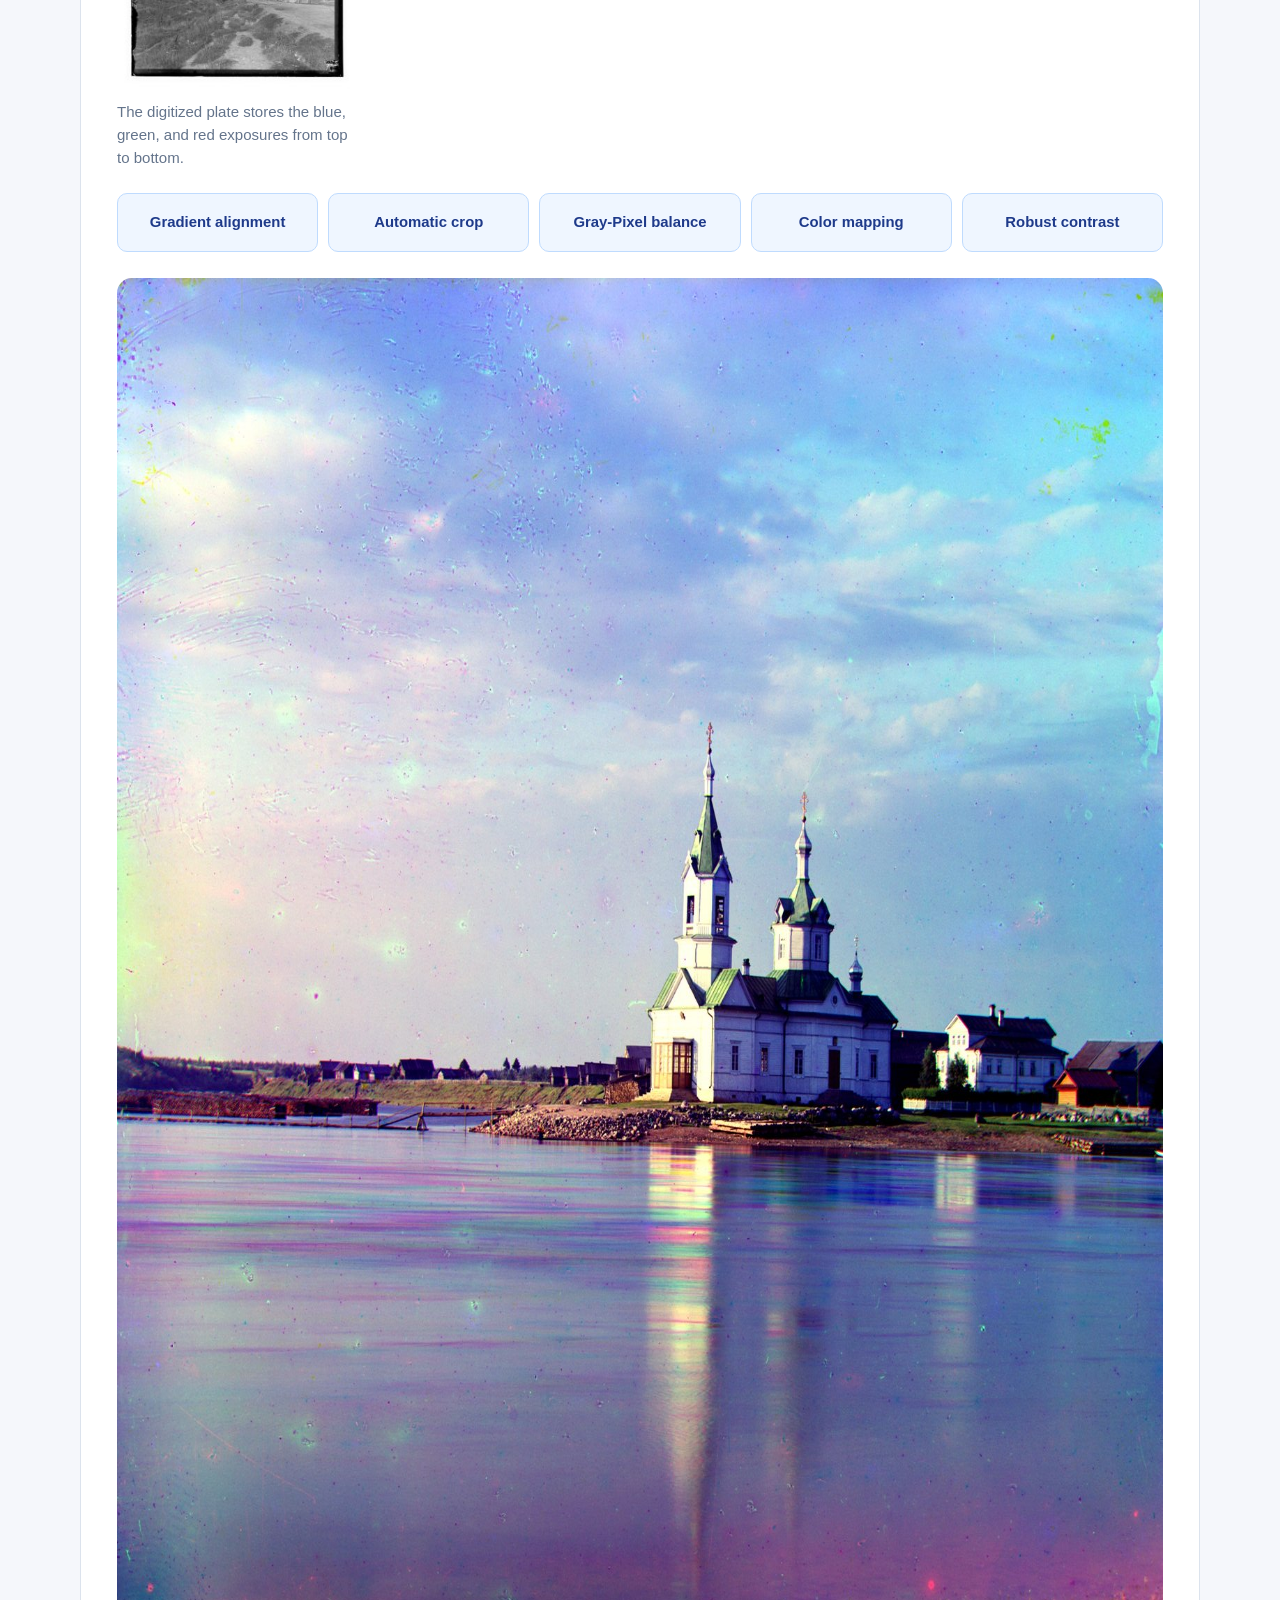
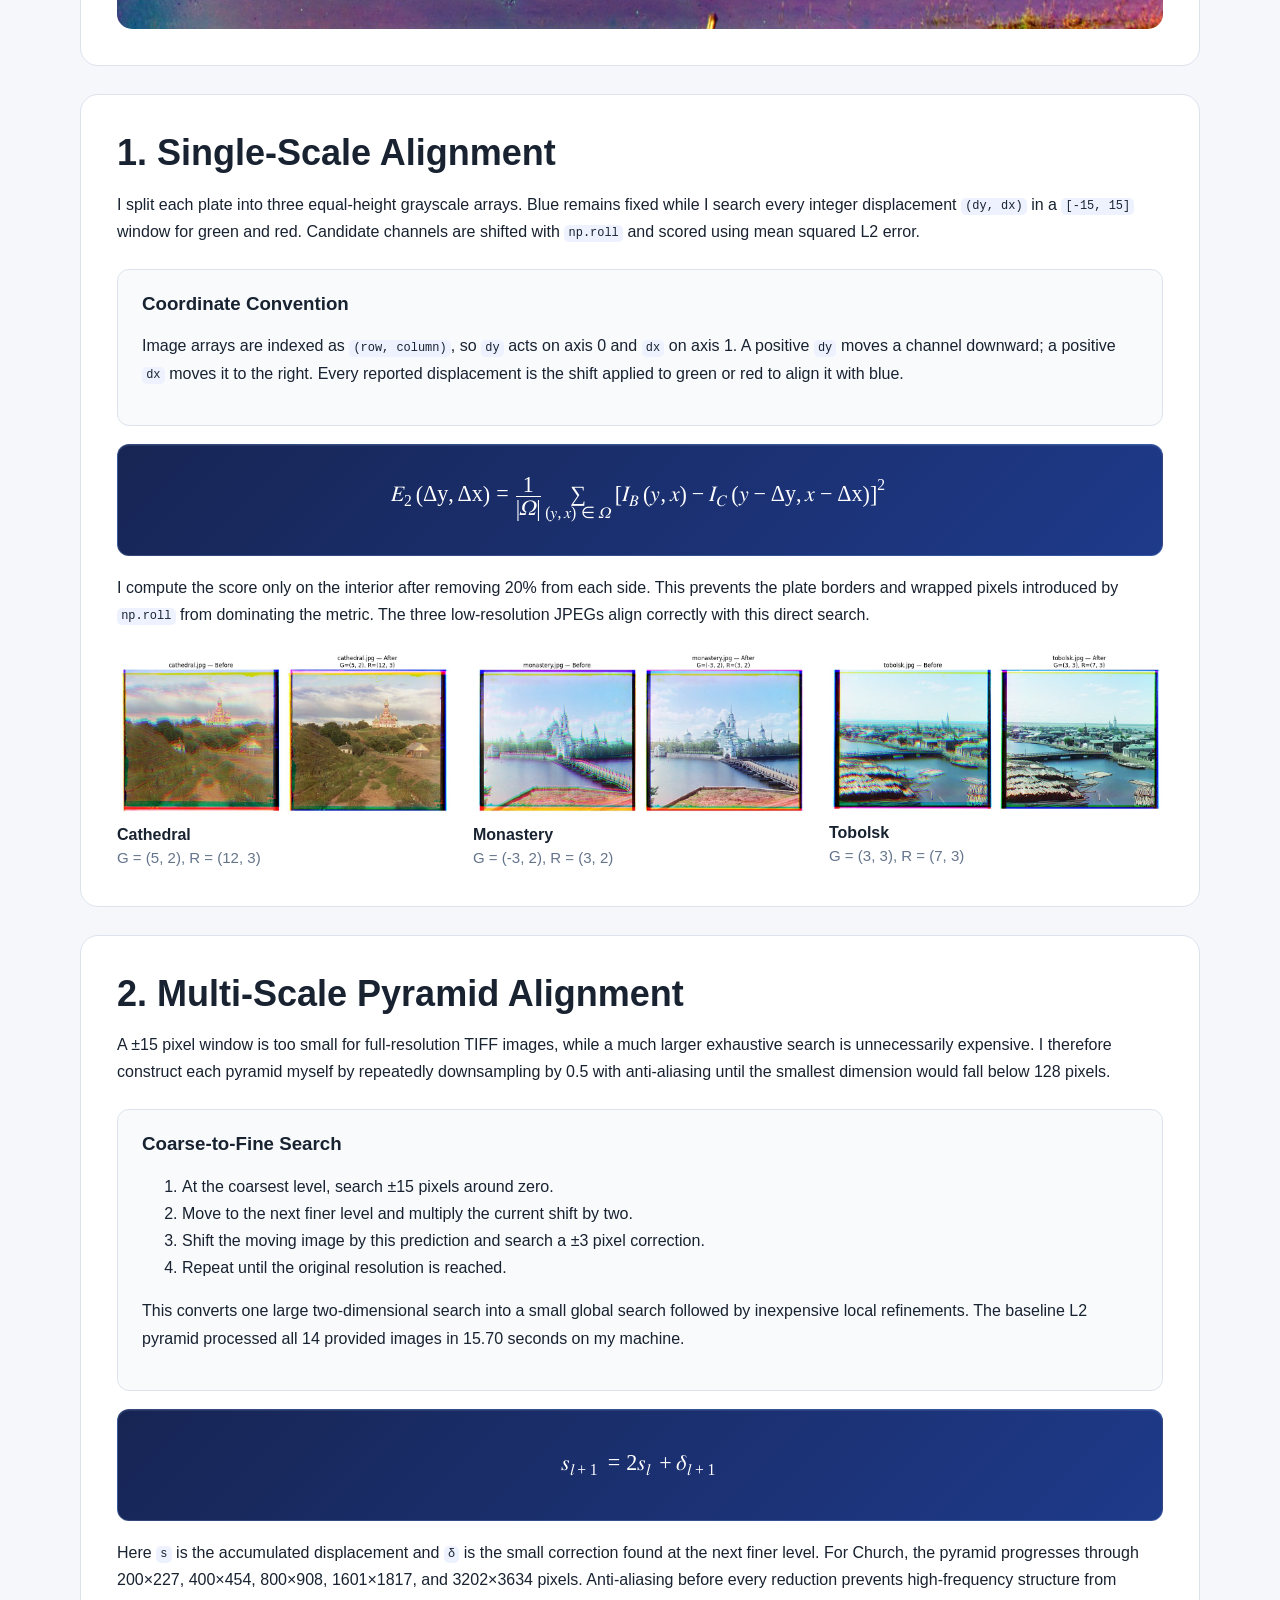
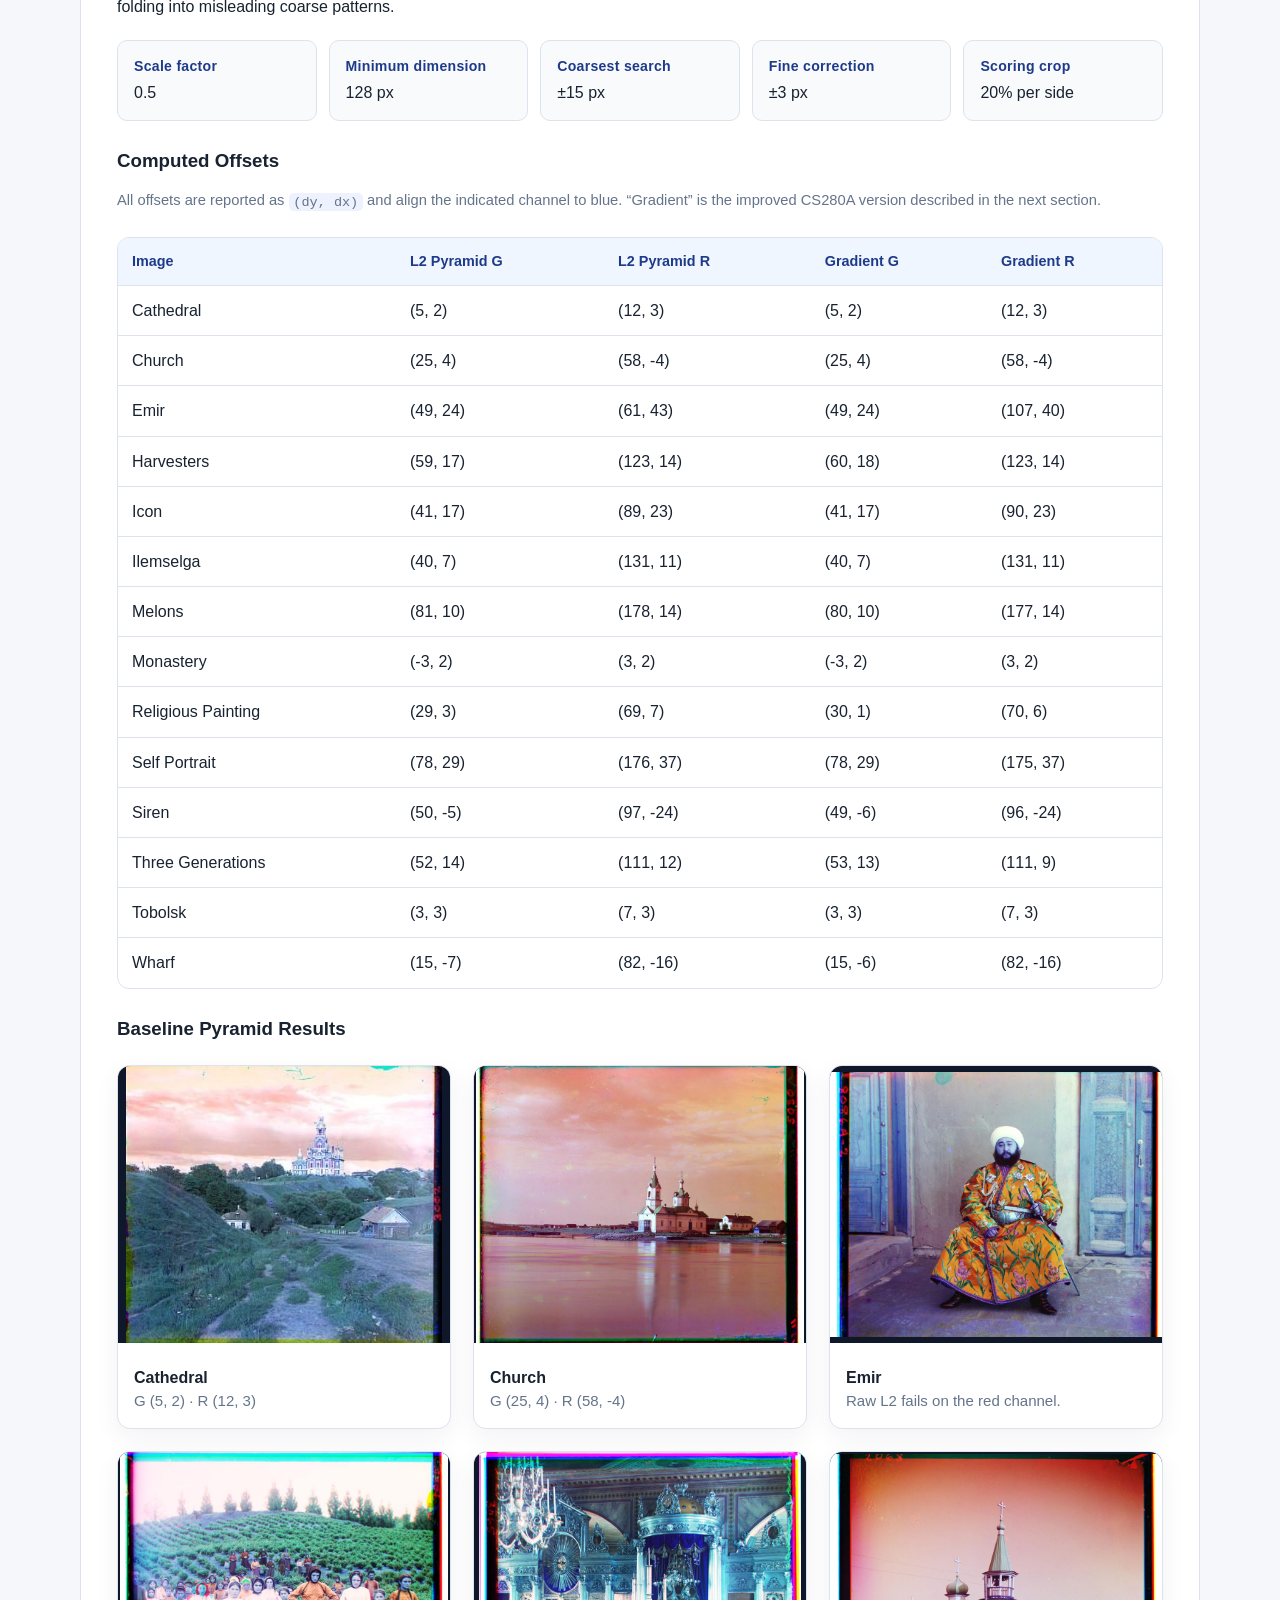
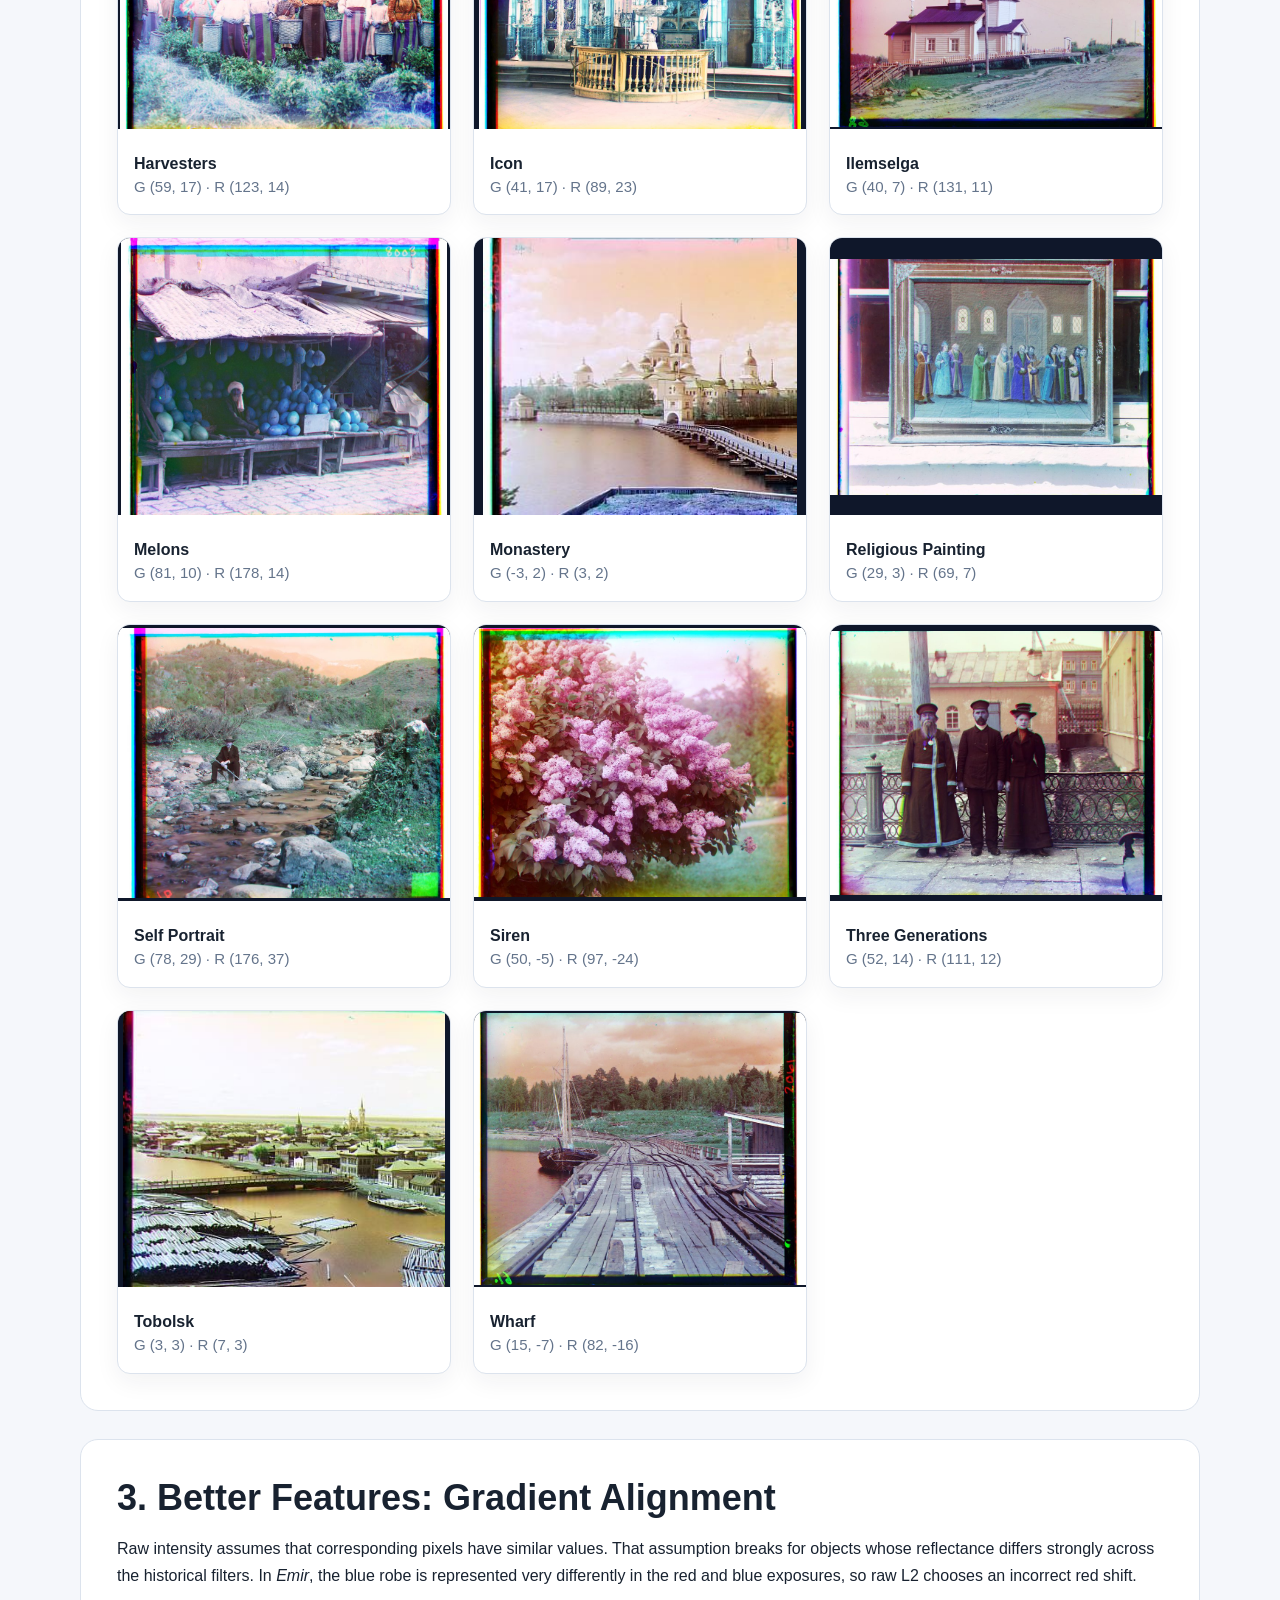
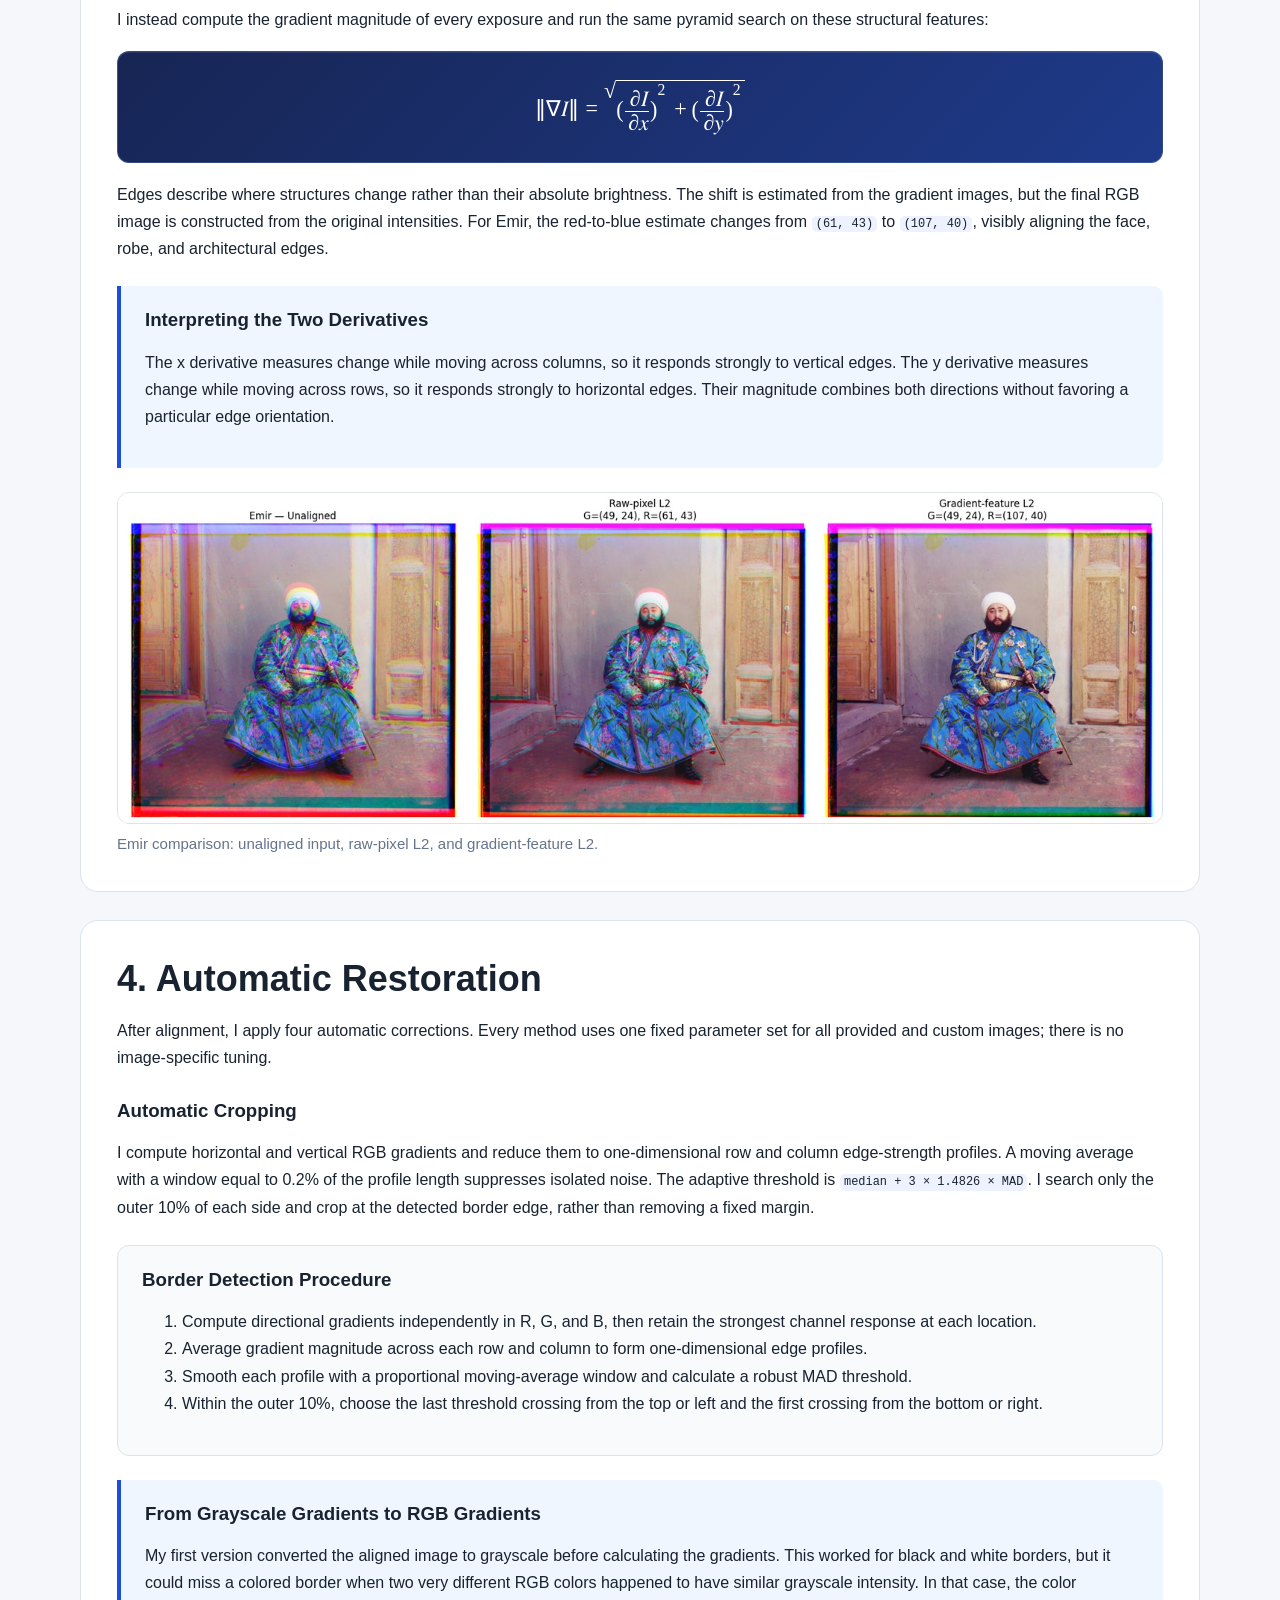
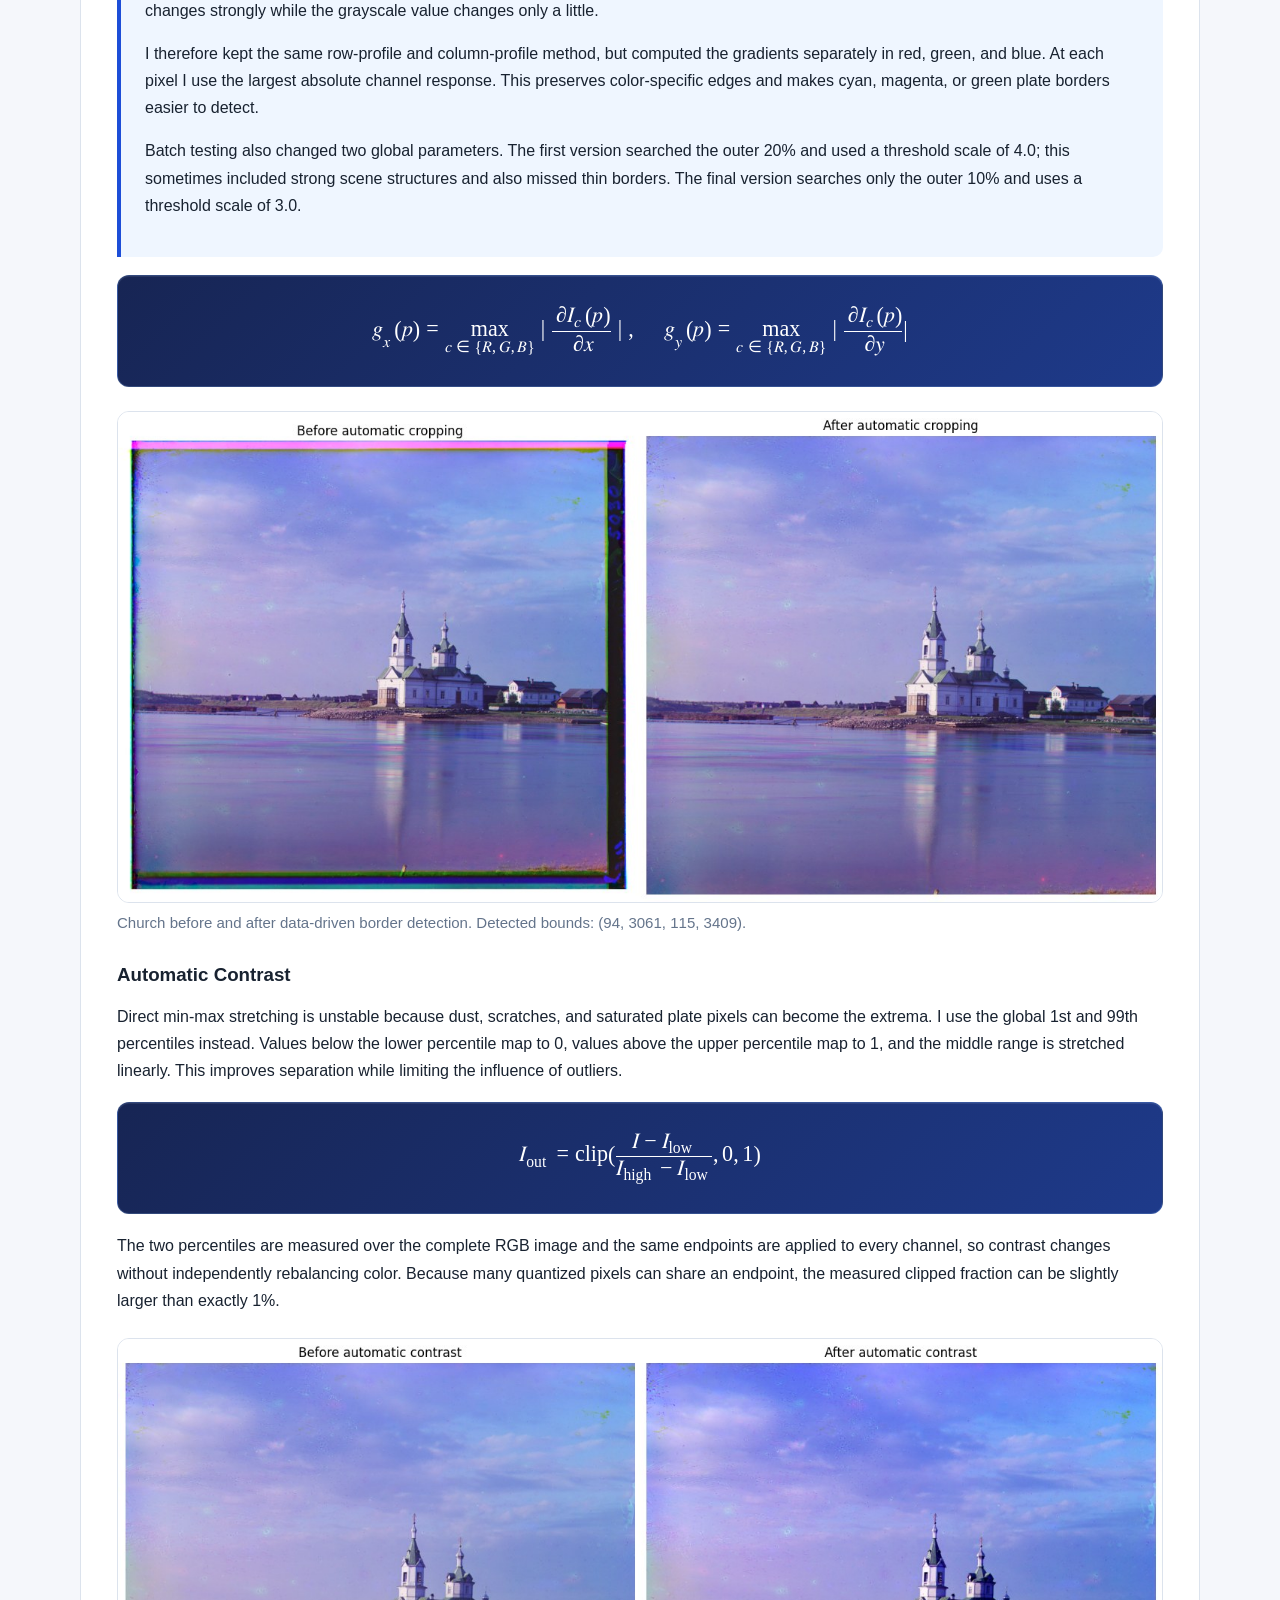
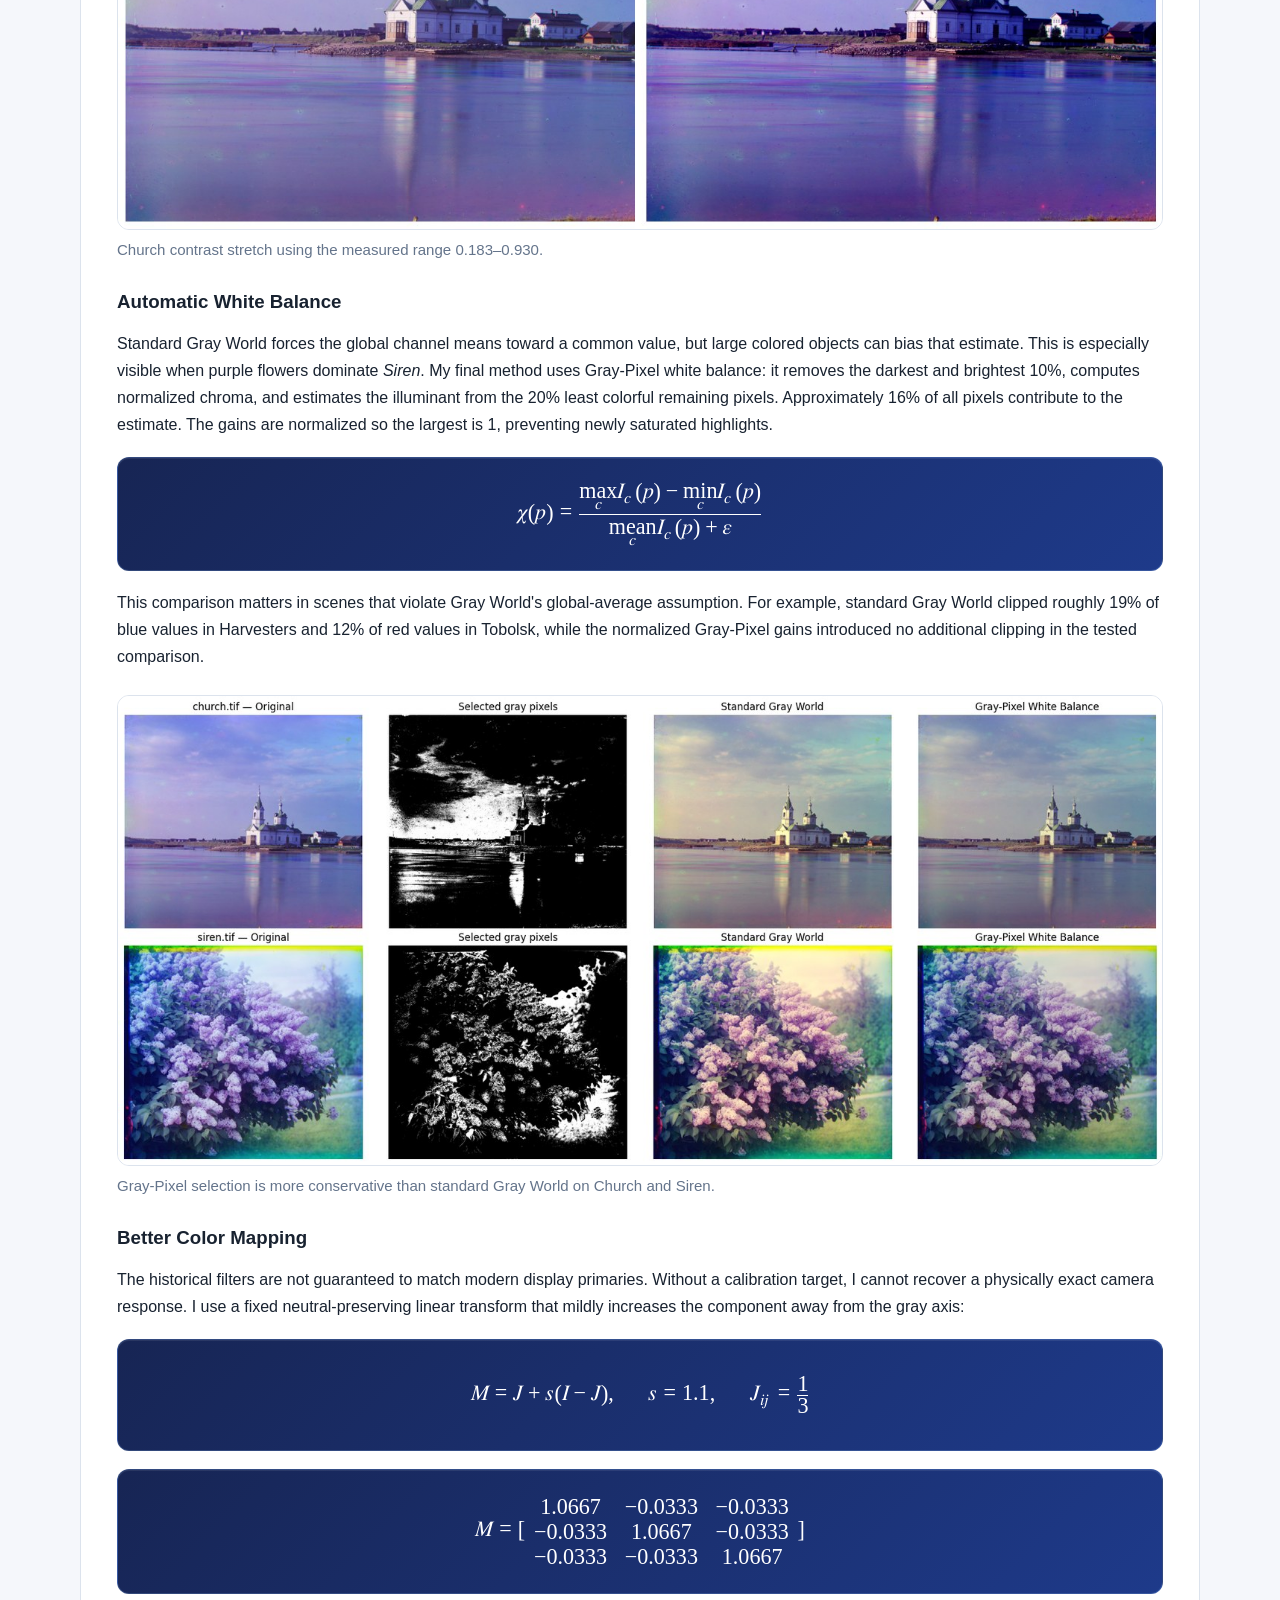
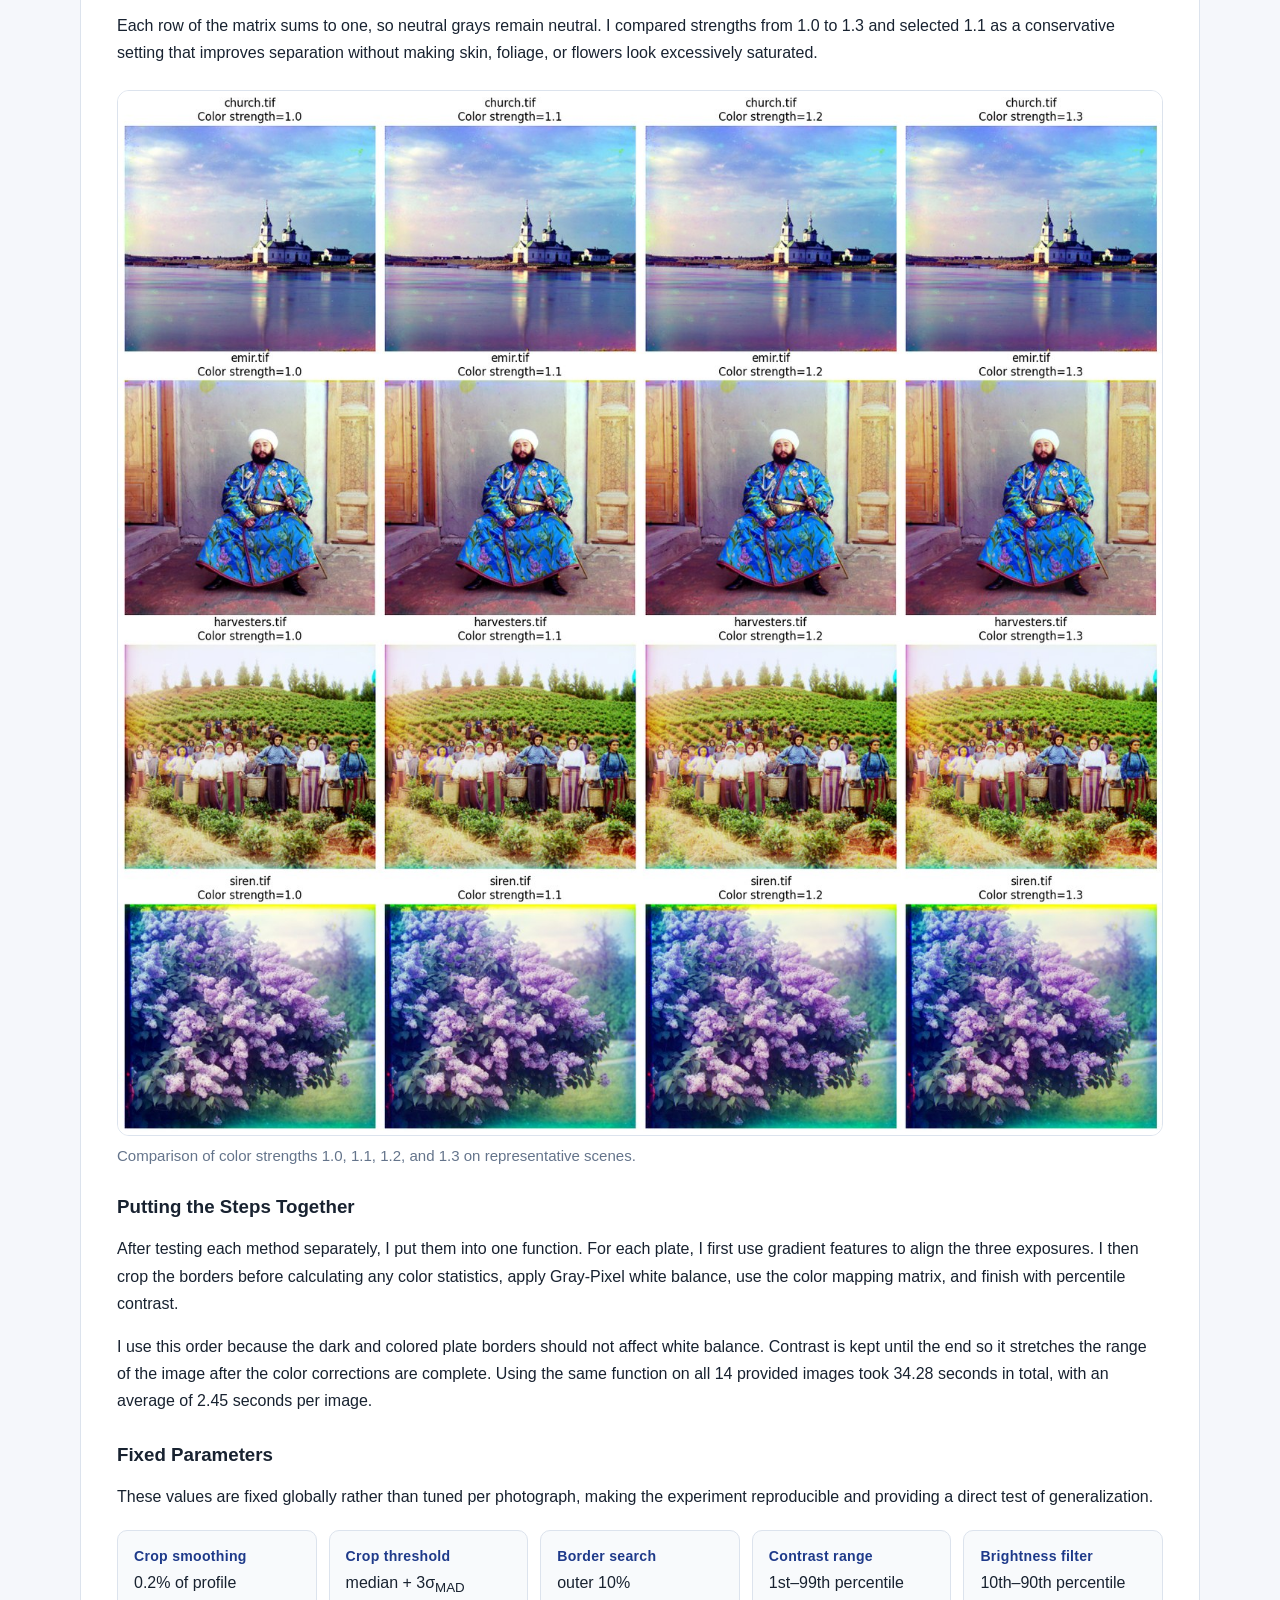
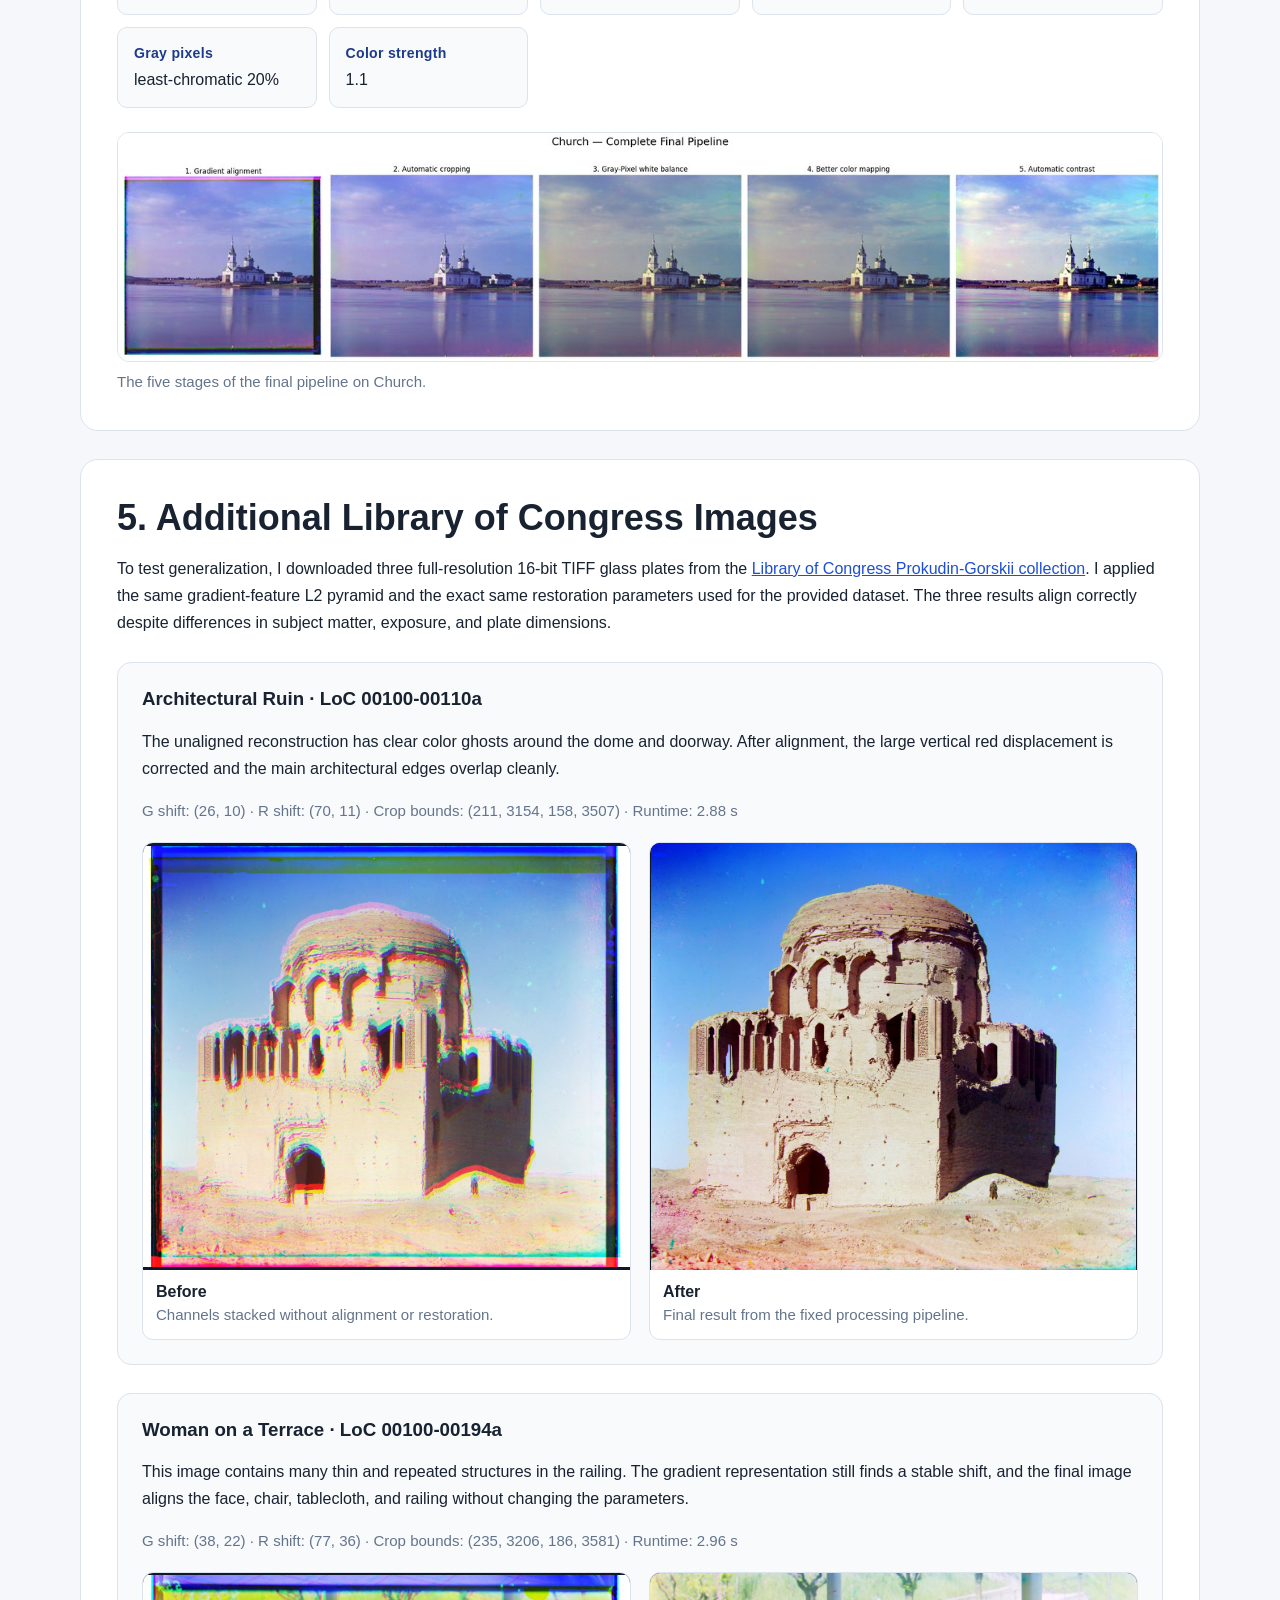
<file: 1/index.html>
<!DOCTYPE html>
<html lang="en">

<head>
    <meta charset="UTF-8">
    <meta name="viewport" content="width=device-width, initial-scale=1.0">
    <meta name="description" content="CS280A Project 1: colorizing the Prokudin-Gorskii collection with image pyramids and automatic restoration.">
    <title>Project 1 | Liankang Zhou</title>

    <style>
        :root {
            --background: #f5f7fb;
            --surface: #ffffff;
            --surface-soft: #f8fafc;
            --text: #182230;
            --muted: #64748b;
            --accent: #1d4ed8;
            --accent-dark: #172554;
            --gold: #f59e0b;
            --border: #dce3ed;
            --shadow: 0 18px 45px rgba(30, 41, 59, 0.08);
        }

        * {
            box-sizing: border-box;
        }

        html {
            scroll-behavior: smooth;
        }

        body {
            margin: 0;
            color: var(--text);
            background: var(--background);
            font-family: Arial, sans-serif;
            line-height: 1.7;
        }

        main,
        .site-header {
            width: min(100% - 40px, 1120px);
            margin: 0 auto;
        }

        .site-header {
            padding: 30px 0 22px;
        }

        a {
            color: var(--accent);
        }

        .back-link,
        nav a {
            text-decoration: none;
        }

        .back-link:hover,
        nav a:hover {
            text-decoration: underline;
        }

        .hero {
            position: relative;
            overflow: hidden;
            padding: 64px;
            border-radius: 22px;
            color: white;
            background: linear-gradient(135deg, #0f172a 0%, #172554 48%, #1d4ed8 100%);
            box-shadow: var(--shadow);
        }

        .hero::after {
            position: absolute;
            right: -90px;
            bottom: -150px;
            width: 420px;
            height: 420px;
            border: 70px solid rgba(255, 255, 255, 0.08);
            border-radius: 50%;
            content: "";
        }

        .hero > * {
            position: relative;
            z-index: 1;
        }

        .eyebrow {
            margin: 0 0 10px;
            font-size: 0.84rem;
            font-weight: bold;
            letter-spacing: 0.13em;
            text-transform: uppercase;
            opacity: 0.8;
        }

        h1 {
            max-width: 820px;
            margin: 0;
            font-size: clamp(2.4rem, 6vw, 4.5rem);
            line-height: 1.05;
        }

        .hero-subtitle {
            max-width: 720px;
            margin: 22px 0 8px;
            font-size: 1.25rem;
            opacity: 0.92;
        }

        .hero-meta {
            margin: 0;
            opacity: 0.72;
        }

        nav {
            display: flex;
            flex-wrap: wrap;
            gap: 12px 22px;
            margin: 28px 0;
            padding: 18px 22px;
            border: 1px solid var(--border);
            border-radius: 14px;
            background: var(--surface);
        }

        section {
            scroll-margin-top: 24px;
            margin: 28px 0;
            padding: 36px;
            border: 1px solid var(--border);
            border-radius: 18px;
            background: var(--surface);
        }

        h2 {
            margin: 0 0 14px;
            font-size: clamp(1.65rem, 4vw, 2.25rem);
            line-height: 1.2;
        }

        h3 {
            margin: 28px 0 8px;
            line-height: 1.3;
        }

        p:first-child,
        h3:first-child {
            margin-top: 0;
        }

        code {
            padding: 0.12em 0.35em;
            border-radius: 5px;
            background: #eef2ff;
            font-size: 0.92em;
        }

        .lead {
            color: #334155;
            font-size: 1.08rem;
        }

        .featured-image {
            display: block;
            width: 100%;
            margin-top: 26px;
            border-radius: 15px;
        }

        .pipeline {
            display: grid;
            grid-template-columns: repeat(5, minmax(0, 1fr));
            gap: 10px;
            margin: 24px 0 0;
            padding: 0;
            list-style: none;
        }

        .pipeline li {
            padding: 16px 12px;
            border: 1px solid #bfdbfe;
            border-radius: 10px;
            background: #eff6ff;
            color: #1e3a8a;
            font-size: 0.93rem;
            font-weight: bold;
            text-align: center;
        }

        .input-grid {
            display: grid;
            grid-template-columns: minmax(190px, 0.55fr) minmax(0, 1.8fr);
            gap: 28px;
            align-items: center;
            margin-top: 24px;
        }

        .input-grid figure:first-child img {
            width: min(100%, 270px);
            margin: 0 auto;
        }

        .parameter-grid {
            display: grid;
            grid-template-columns: repeat(auto-fit, minmax(180px, 1fr));
            gap: 12px;
            margin-top: 20px;
        }

        .parameter-card {
            padding: 14px 16px;
            border: 1px solid var(--border);
            border-radius: 10px;
            background: var(--surface-soft);
        }

        .parameter-card strong {
            display: block;
            color: #1e3a8a;
            font-size: 0.88rem;
            letter-spacing: 0.02em;
        }

        .parameter-card span {
            font-variant-numeric: tabular-nums;
        }

        .method,
        .analysis,
        .note {
            margin-top: 24px;
            padding: 22px 24px;
            border-radius: 12px;
        }

        .method {
            border: 1px solid var(--border);
            background: var(--surface-soft);
        }

        .analysis {
            border-left: 4px solid var(--accent);
            border-radius: 0 10px 10px 0;
            background: #eff6ff;
        }

        .note {
            border-left: 4px solid var(--gold);
            border-radius: 0 10px 10px 0;
            background: #fffbeb;
        }

        .method h3,
        .analysis h3,
        .note h3 {
            margin-top: 0;
        }

        .equation {
            display: flex;
            min-height: 112px;
            align-items: center;
            justify-content: center;
            overflow-x: auto;
            margin: 18px 0;
            padding: 24px 32px;
            border: 1px solid rgba(147, 197, 253, 0.22);
            border-radius: 12px;
            color: white;
            background: linear-gradient(135deg, #172554, #1e3a8a);
            box-shadow: inset 0 1px 0 rgba(255, 255, 255, 0.08);
            text-align: center;
        }

        .equation math {
            flex: 0 0 auto;
            color: inherit;
            font-family: "STIX Two Math", "Cambria Math", "Times New Roman", serif;
            font-size: clamp(1.08rem, 2.2vw, 1.38rem);
        }

        .figure-grid,
        .result-grid,
        .custom-grid {
            display: grid;
            gap: 22px;
            margin-top: 24px;
        }

        .figure-grid {
            grid-template-columns: repeat(auto-fit, minmax(280px, 1fr));
        }

        .result-grid {
            grid-template-columns: repeat(auto-fit, minmax(250px, 1fr));
        }

        .custom-grid {
            grid-template-columns: repeat(auto-fit, minmax(290px, 1fr));
        }

        .custom-examples {
            display: grid;
            gap: 28px;
            margin-top: 26px;
        }

        .custom-example {
            padding: 24px;
            border: 1px solid var(--border);
            border-radius: 14px;
            background: var(--surface-soft);
        }

        .custom-example h3 {
            margin: 0 0 6px;
        }

        .custom-pair {
            display: grid;
            grid-template-columns: repeat(2, minmax(0, 1fr));
            gap: 18px;
            margin-top: 18px;
        }

        .custom-pair figure {
            overflow: hidden;
            border: 1px solid var(--border);
            border-radius: 11px;
            background: var(--surface);
        }

        .custom-pair img {
            aspect-ratio: 1.14;
            border-radius: 0;
            background: #0f172a;
            object-fit: contain;
        }

        .custom-pair figcaption {
            margin: 0;
            padding: 10px 13px 12px;
        }

        .custom-meta {
            margin: 10px 0 0;
            color: var(--muted);
            font-size: 0.94rem;
            font-variant-numeric: tabular-nums;
        }

        figure {
            margin: 0;
        }

        figure a {
            display: block;
        }

        figure img {
            display: block;
            width: 100%;
            height: auto;
            border-radius: 12px;
        }

        .result-card,
        .custom-card {
            overflow: hidden;
            border: 1px solid var(--border);
            border-radius: 13px;
            background: var(--surface);
            box-shadow: 0 8px 24px rgba(30, 41, 59, 0.06);
        }

        .result-card img {
            aspect-ratio: 1.2;
            border-radius: 0;
            background: #0f172a;
            object-fit: contain;
        }

        .custom-card img {
            border-radius: 0;
        }

        .result-card figcaption,
        .custom-card figcaption {
            padding: 14px 16px 16px;
        }

        figcaption {
            margin-top: 9px;
            color: var(--muted);
            font-size: 0.94rem;
            line-height: 1.5;
        }

        figcaption strong {
            display: block;
            color: var(--text);
            font-size: 1rem;
        }

        .wide-figure {
            margin-top: 24px;
        }

        .wide-figure img {
            border: 1px solid var(--border);
        }

        .table-wrap {
            overflow-x: auto;
            margin-top: 24px;
            border: 1px solid var(--border);
            border-radius: 12px;
        }

        table {
            width: 100%;
            border-collapse: collapse;
            font-variant-numeric: tabular-nums;
        }

        th,
        td {
            padding: 11px 14px;
            border-bottom: 1px solid var(--border);
            text-align: left;
            white-space: nowrap;
        }

        th {
            color: #1e3a8a;
            background: #eff6ff;
            font-size: 0.9rem;
        }

        tr:last-child td {
            border-bottom: 0;
        }

        .small {
            color: var(--muted);
            font-size: 0.92rem;
        }

        footer {
            padding: 16px 0 52px;
            color: var(--muted);
            text-align: center;
        }

        @media (max-width: 820px) {
            .hero,
            section {
                padding: 26px;
            }

            .pipeline {
                grid-template-columns: 1fr;
            }

            .input-grid {
                grid-template-columns: 1fr;
            }

            .custom-pair {
                grid-template-columns: 1fr;
            }
        }

        @media (max-width: 520px) {
            main,
            .site-header {
                width: min(100% - 24px, 1120px);
            }

            .hero,
            section {
                padding: 21px;
            }
        }
    </style>
</head>

<body>
    <header class="site-header">
        <a class="back-link" href="../index.html">← Back to Portfolio</a>
    </header>

    <main>
        <header class="hero">
            <p class="eyebrow">CS 180 / 280A · Fall 2026</p>
            <h1>Images of the Russian Empire</h1>
            <p class="hero-subtitle">Colorizing the Prokudin-Gorskii photo collection with coarse-to-fine alignment and automatic restoration.</p>
            <p class="hero-meta">Project 1 · Liankang Zhou</p>
        </header>

        <nav aria-label="Project sections">
            <a href="#overview">Overview</a>
            <a href="#single-scale">Single Scale</a>
            <a href="#pyramid">Image Pyramid</a>
            <a href="#features">Better Features</a>
            <a href="#restoration">Automatic Restoration</a>
            <a href="#custom">LoC Images</a>
            <a href="#discussion">Discussion</a>
        </nav>

        <section id="overview">
            <h2>Overview</h2>
            <p class="lead">
                Sergei Prokudin-Gorskii recorded each scene three times through blue, green, and red filters. The digitized glass plate stores these exposures vertically in B-G-R order. My goal is to separate the plate, align the green and red exposures to blue, and reconstruct one RGB photograph with as few visible artifacts as possible.
            </p>
            <p>
                I first implemented exhaustive single-scale alignment with an L2 score. For large TIFF scans, I developed a coarse-to-fine image pyramid. I then extended the pipeline for CS280A with gradient-based alignment, automatic border detection, robust contrast stretching, Gray-Pixel white balance, and a fixed linear color mapping. The same parameters are used across the entire dataset and three additional Library of Congress scans.
            </p>

            <h3>From One Glass Plate to Three Channels</h3>
            <p>
                Each source file contains three monochrome exposures of the same scene. I first trim the height to a multiple of three, split the plate into equal blue, green, and red sections, and convert both 8-bit JPEG and 16-bit TIFF inputs to floating point in <code>[0, 1]</code>. Although the three exposures record different spectral responses, their edges and large-scale geometry should coincide after translation.
            </p>

            <div class="input-grid">
                <figure>
                    <a href="./images/stacked-plate.jpg" target="_blank" rel="noopener">
                        <img src="./images/stacked-plate.jpg" width="254" height="636" alt="Original vertically stacked blue, green, and red glass plate" loading="lazy">
                    </a>
                    <figcaption>The digitized plate stores the blue, green, and red exposures from top to bottom.</figcaption>
                </figure>
                <figure>
                    <a href="./images/split-channels.jpg" target="_blank" rel="noopener">
                        <img src="./images/split-channels.jpg" width="950" height="281" alt="Blue, green, and red exposures after splitting the glass plate" loading="lazy">
                    </a>
                    <figcaption>After splitting, green and red are translated to match the fixed blue reference.</figcaption>
                </figure>
            </div>

            <ol class="pipeline" aria-label="Final processing pipeline">
                <li>Gradient alignment</li>
                <li>Automatic crop</li>
                <li>Gray-Pixel balance</li>
                <li>Color mapping</li>
                <li>Robust contrast</li>
            </ol>

            <img class="featured-image" src="./images/church-final.jpg" width="1500" height="1351" alt="Final restored color image of the church" fetchpriority="high">
        </section>

        <section id="single-scale">
            <h2>1. Single-Scale Alignment</h2>
            <p>
                I split each plate into three equal-height grayscale arrays. Blue remains fixed while I search every integer displacement <code>(dy, dx)</code> in a <code>[-15, 15]</code> window for green and red. Candidate channels are shifted with <code>np.roll</code> and scored using mean squared L2 error.
            </p>

            <div class="method">
                <h3>Coordinate Convention</h3>
                <p>
                    Image arrays are indexed as <code>(row, column)</code>, so <code>dy</code> acts on axis 0 and <code>dx</code> on axis 1. A positive <code>dy</code> moves a channel downward; a positive <code>dx</code> moves it to the right. Every reported displacement is the shift applied to green or red to align it with blue.
                </p>
            </div>

            <div class="equation" aria-label="Mean squared L2 alignment error">
                <math xmlns="http://www.w3.org/1998/Math/MathML" display="block">
                    <mstyle displaystyle="true" scriptlevel="0">
                        <msub><mi>E</mi><mn>2</mn></msub>
                        <mo>(</mo><mi>Δy</mi><mo>,</mo><mi>Δx</mi><mo>)</mo>
                        <mo>=</mo>
                        <mfrac>
                            <mn>1</mn>
                            <mrow><mo>|</mo><mi>Ω</mi><mo>|</mo></mrow>
                        </mfrac>
                        <munder>
                            <mo>∑</mo>
                            <mrow><mo>(</mo><mi>y</mi><mo>,</mo><mi>x</mi><mo>)</mo><mo>∈</mo><mi>Ω</mi></mrow>
                        </munder>
                        <msup>
                            <mrow>
                                <mo>[</mo>
                                <msub><mi>I</mi><mi>B</mi></msub><mo>(</mo><mi>y</mi><mo>,</mo><mi>x</mi><mo>)</mo>
                                <mo>−</mo>
                                <msub><mi>I</mi><mi>C</mi></msub>
                                <mo>(</mo><mi>y</mi><mo>−</mo><mi>Δy</mi><mo>,</mo><mi>x</mi><mo>−</mo><mi>Δx</mi><mo>)</mo>
                                <mo>]</mo>
                            </mrow>
                            <mn>2</mn>
                        </msup>
                    </mstyle>
                </math>
            </div>

            <p>
                I compute the score only on the interior after removing 20% from each side. This prevents the plate borders and wrapped pixels introduced by <code>np.roll</code> from dominating the metric. The three low-resolution JPEGs align correctly with this direct search.
            </p>

            <div class="figure-grid">
                <figure>
                    <a href="./images/single-scale-cathedral.jpg" target="_blank" rel="noopener">
                        <img src="./images/single-scale-cathedral.jpg" width="989" height="480" alt="Cathedral before and after single-scale alignment" loading="lazy">
                    </a>
                    <figcaption><strong>Cathedral</strong>G = (5, 2), R = (12, 3)</figcaption>
                </figure>

                <figure>
                    <a href="./images/single-scale-monastery.jpg" target="_blank" rel="noopener">
                        <img src="./images/single-scale-monastery.jpg" width="989" height="479" alt="Monastery before and after single-scale alignment" loading="lazy">
                    </a>
                    <figcaption><strong>Monastery</strong>G = (-3, 2), R = (3, 2)</figcaption>
                </figure>

                <figure>
                    <a href="./images/single-scale-tobolsk.jpg" target="_blank" rel="noopener">
                        <img src="./images/single-scale-tobolsk.jpg" width="989" height="474" alt="Tobolsk before and after single-scale alignment" loading="lazy">
                    </a>
                    <figcaption><strong>Tobolsk</strong>G = (3, 3), R = (7, 3)</figcaption>
                </figure>
            </div>
        </section>

        <section id="pyramid">
            <h2>2. Multi-Scale Pyramid Alignment</h2>
            <p>
                A ±15 pixel window is too small for full-resolution TIFF images, while a much larger exhaustive search is unnecessarily expensive. I therefore construct each pyramid myself by repeatedly downsampling by 0.5 with anti-aliasing until the smallest dimension would fall below 128 pixels.
            </p>

            <div class="method">
                <h3>Coarse-to-Fine Search</h3>
                <ol>
                    <li>At the coarsest level, search ±15 pixels around zero.</li>
                    <li>Move to the next finer level and multiply the current shift by two.</li>
                    <li>Shift the moving image by this prediction and search a ±3 pixel correction.</li>
                    <li>Repeat until the original resolution is reached.</li>
                </ol>
                <p>
                    This converts one large two-dimensional search into a small global search followed by inexpensive local refinements. The baseline L2 pyramid processed all 14 provided images in 15.70 seconds on my machine.
                </p>
            </div>

            <div class="equation" aria-label="Coarse-to-fine shift propagation">
                <math xmlns="http://www.w3.org/1998/Math/MathML" display="block">
                    <mstyle displaystyle="true" scriptlevel="0">
                        <msub><mi>s</mi><mrow><mi>l</mi><mo>+</mo><mn>1</mn></mrow></msub>
                        <mo>=</mo>
                        <mn>2</mn><msub><mi>s</mi><mi>l</mi></msub>
                        <mo>+</mo>
                        <msub><mi>δ</mi><mrow><mi>l</mi><mo>+</mo><mn>1</mn></mrow></msub>
                    </mstyle>
                </math>
            </div>

            <p>
                Here <code>s</code> is the accumulated displacement and <code>δ</code> is the small correction found at the next finer level. For Church, the pyramid progresses through 200×227, 400×454, 800×908, 1601×1817, and 3202×3634 pixels. Anti-aliasing before every reduction prevents high-frequency structure from folding into misleading coarse patterns.
            </p>

            <div class="parameter-grid" aria-label="Pyramid alignment parameters">
                <div class="parameter-card"><strong>Scale factor</strong><span>0.5</span></div>
                <div class="parameter-card"><strong>Minimum dimension</strong><span>128 px</span></div>
                <div class="parameter-card"><strong>Coarsest search</strong><span>±15 px</span></div>
                <div class="parameter-card"><strong>Fine correction</strong><span>±3 px</span></div>
                <div class="parameter-card"><strong>Scoring crop</strong><span>20% per side</span></div>
            </div>

            <h3>Computed Offsets</h3>
            <p class="small">All offsets are reported as <code>(dy, dx)</code> and align the indicated channel to blue. “Gradient” is the improved CS280A version described in the next section.</p>

            <div class="table-wrap">
                <table>
                    <thead>
                        <tr>
                            <th>Image</th>
                            <th>L2 Pyramid G</th>
                            <th>L2 Pyramid R</th>
                            <th>Gradient G</th>
                            <th>Gradient R</th>
                        </tr>
                    </thead>
                    <tbody>
                        <tr><td>Cathedral</td><td>(5, 2)</td><td>(12, 3)</td><td>(5, 2)</td><td>(12, 3)</td></tr>
                        <tr><td>Church</td><td>(25, 4)</td><td>(58, -4)</td><td>(25, 4)</td><td>(58, -4)</td></tr>
                        <tr><td>Emir</td><td>(49, 24)</td><td>(61, 43)</td><td>(49, 24)</td><td>(107, 40)</td></tr>
                        <tr><td>Harvesters</td><td>(59, 17)</td><td>(123, 14)</td><td>(60, 18)</td><td>(123, 14)</td></tr>
                        <tr><td>Icon</td><td>(41, 17)</td><td>(89, 23)</td><td>(41, 17)</td><td>(90, 23)</td></tr>
                        <tr><td>Ilemselga</td><td>(40, 7)</td><td>(131, 11)</td><td>(40, 7)</td><td>(131, 11)</td></tr>
                        <tr><td>Melons</td><td>(81, 10)</td><td>(178, 14)</td><td>(80, 10)</td><td>(177, 14)</td></tr>
                        <tr><td>Monastery</td><td>(-3, 2)</td><td>(3, 2)</td><td>(-3, 2)</td><td>(3, 2)</td></tr>
                        <tr><td>Religious Painting</td><td>(29, 3)</td><td>(69, 7)</td><td>(30, 1)</td><td>(70, 6)</td></tr>
                        <tr><td>Self Portrait</td><td>(78, 29)</td><td>(176, 37)</td><td>(78, 29)</td><td>(175, 37)</td></tr>
                        <tr><td>Siren</td><td>(50, -5)</td><td>(97, -24)</td><td>(49, -6)</td><td>(96, -24)</td></tr>
                        <tr><td>Three Generations</td><td>(52, 14)</td><td>(111, 12)</td><td>(53, 13)</td><td>(111, 9)</td></tr>
                        <tr><td>Tobolsk</td><td>(3, 3)</td><td>(7, 3)</td><td>(3, 3)</td><td>(7, 3)</td></tr>
                        <tr><td>Wharf</td><td>(15, -7)</td><td>(82, -16)</td><td>(15, -6)</td><td>(82, -16)</td></tr>
                    </tbody>
                </table>
            </div>

            <h3>Baseline Pyramid Results</h3>
            <div class="result-grid">
                <figure class="result-card"><img src="./images/pyramid/cathedral.jpg" alt="Pyramid alignment result for Cathedral" loading="lazy"><figcaption><strong>Cathedral</strong>G (5, 2) · R (12, 3)</figcaption></figure>
                <figure class="result-card"><img src="./images/pyramid/church.jpg" alt="Pyramid alignment result for Church" loading="lazy"><figcaption><strong>Church</strong>G (25, 4) · R (58, -4)</figcaption></figure>
                <figure class="result-card"><img src="./images/pyramid/emir.jpg" alt="Raw-pixel pyramid alignment result for Emir" loading="lazy"><figcaption><strong>Emir</strong>Raw L2 fails on the red channel.</figcaption></figure>
                <figure class="result-card"><img src="./images/pyramid/harvesters.jpg" alt="Pyramid alignment result for Harvesters" loading="lazy"><figcaption><strong>Harvesters</strong>G (59, 17) · R (123, 14)</figcaption></figure>
                <figure class="result-card"><img src="./images/pyramid/icon.jpg" alt="Pyramid alignment result for Icon" loading="lazy"><figcaption><strong>Icon</strong>G (41, 17) · R (89, 23)</figcaption></figure>
                <figure class="result-card"><img src="./images/pyramid/ilemselga.jpg" alt="Pyramid alignment result for Ilemselga" loading="lazy"><figcaption><strong>Ilemselga</strong>G (40, 7) · R (131, 11)</figcaption></figure>
                <figure class="result-card"><img src="./images/pyramid/melons.jpg" alt="Pyramid alignment result for Melons" loading="lazy"><figcaption><strong>Melons</strong>G (81, 10) · R (178, 14)</figcaption></figure>
                <figure class="result-card"><img src="./images/pyramid/monastery.jpg" alt="Pyramid alignment result for Monastery" loading="lazy"><figcaption><strong>Monastery</strong>G (-3, 2) · R (3, 2)</figcaption></figure>
                <figure class="result-card"><img src="./images/pyramid/religous_painting.jpg" alt="Pyramid alignment result for Religious Painting" loading="lazy"><figcaption><strong>Religious Painting</strong>G (29, 3) · R (69, 7)</figcaption></figure>
                <figure class="result-card"><img src="./images/pyramid/self_portrait.jpg" alt="Pyramid alignment result for Self Portrait" loading="lazy"><figcaption><strong>Self Portrait</strong>G (78, 29) · R (176, 37)</figcaption></figure>
                <figure class="result-card"><img src="./images/pyramid/siren.jpg" alt="Pyramid alignment result for Siren" loading="lazy"><figcaption><strong>Siren</strong>G (50, -5) · R (97, -24)</figcaption></figure>
                <figure class="result-card"><img src="./images/pyramid/three_generations.jpg" alt="Pyramid alignment result for Three Generations" loading="lazy"><figcaption><strong>Three Generations</strong>G (52, 14) · R (111, 12)</figcaption></figure>
                <figure class="result-card"><img src="./images/pyramid/tobolsk.jpg" alt="Pyramid alignment result for Tobolsk" loading="lazy"><figcaption><strong>Tobolsk</strong>G (3, 3) · R (7, 3)</figcaption></figure>
                <figure class="result-card"><img src="./images/pyramid/wharf.jpg" alt="Pyramid alignment result for Wharf" loading="lazy"><figcaption><strong>Wharf</strong>G (15, -7) · R (82, -16)</figcaption></figure>
            </div>
        </section>

        <section id="features">
            <h2>3. Better Features: Gradient Alignment</h2>
            <p>
                Raw intensity assumes that corresponding pixels have similar values. That assumption breaks for objects whose reflectance differs strongly across the historical filters. In <em>Emir</em>, the blue robe is represented very differently in the red and blue exposures, so raw L2 chooses an incorrect red shift.
            </p>
            <p>
                I instead compute the gradient magnitude of every exposure and run the same pyramid search on these structural features:
            </p>

            <div class="equation" aria-label="Gradient magnitude">
                <math xmlns="http://www.w3.org/1998/Math/MathML" display="block">
                    <mstyle displaystyle="true" scriptlevel="0">
                        <mo fence="true" stretchy="false">‖</mo><mo>∇</mo><mi>I</mi><mo fence="true" stretchy="false">‖</mo>
                        <mo>=</mo>
                        <msqrt>
                            <mrow>
                                <msup>
                                    <mrow>
                                        <mo>(</mo>
                                        <mfrac><mrow><mo>∂</mo><mi>I</mi></mrow><mrow><mo>∂</mo><mi>x</mi></mrow></mfrac>
                                        <mo>)</mo>
                                    </mrow>
                                    <mn>2</mn>
                                </msup>
                                <mo>+</mo>
                                <msup>
                                    <mrow>
                                        <mo>(</mo>
                                        <mfrac><mrow><mo>∂</mo><mi>I</mi></mrow><mrow><mo>∂</mo><mi>y</mi></mrow></mfrac>
                                        <mo>)</mo>
                                    </mrow>
                                    <mn>2</mn>
                                </msup>
                            </mrow>
                        </msqrt>
                    </mstyle>
                </math>
            </div>

            <p>
                Edges describe where structures change rather than their absolute brightness. The shift is estimated from the gradient images, but the final RGB image is constructed from the original intensities. For Emir, the red-to-blue estimate changes from <code>(61, 43)</code> to <code>(107, 40)</code>, visibly aligning the face, robe, and architectural edges.
            </p>

            <div class="analysis">
                <h3>Interpreting the Two Derivatives</h3>
                <p>
                    The x derivative measures change while moving across columns, so it responds strongly to vertical edges. The y derivative measures change while moving across rows, so it responds strongly to horizontal edges. Their magnitude combines both directions without favoring a particular edge orientation.
                </p>
            </div>

            <figure class="wide-figure">
                <a href="./images/emir-gradient-comparison.jpg" target="_blank" rel="noopener">
                    <img src="./images/emir-gradient-comparison.jpg" width="1400" height="442" alt="Unaligned Emir, raw-pixel L2 result, and gradient-feature L2 result" loading="lazy">
                </a>
                <figcaption>Emir comparison: unaligned input, raw-pixel L2, and gradient-feature L2.</figcaption>
            </figure>
        </section>

        <section id="restoration">
            <h2>4. Automatic Restoration</h2>
            <p>
                After alignment, I apply four automatic corrections. Every method uses one fixed parameter set for all provided and custom images; there is no image-specific tuning.
            </p>

            <h3>Automatic Cropping</h3>
            <p>
                I compute horizontal and vertical RGB gradients and reduce them to one-dimensional row and column edge-strength profiles. A moving average with a window equal to 0.2% of the profile length suppresses isolated noise. The adaptive threshold is <code>median + 3 × 1.4826 × MAD</code>. I search only the outer 10% of each side and crop at the detected border edge, rather than removing a fixed margin.
            </p>

            <div class="method">
                <h3>Border Detection Procedure</h3>
                <ol>
                    <li>Compute directional gradients independently in R, G, and B, then retain the strongest channel response at each location.</li>
                    <li>Average gradient magnitude across each row and column to form one-dimensional edge profiles.</li>
                    <li>Smooth each profile with a proportional moving-average window and calculate a robust MAD threshold.</li>
                    <li>Within the outer 10%, choose the last threshold crossing from the top or left and the first crossing from the bottom or right.</li>
                </ol>
            </div>

            <div class="analysis">
                <h3>From Grayscale Gradients to RGB Gradients</h3>
                <p>
                    My first version converted the aligned image to grayscale before calculating the gradients. This worked for black and white borders, but it could miss a colored border when two very different RGB colors happened to have similar grayscale intensity. In that case, the color changes strongly while the grayscale value changes only a little.
                </p>
                <p>
                    I therefore kept the same row-profile and column-profile method, but computed the gradients separately in red, green, and blue. At each pixel I use the largest absolute channel response. This preserves color-specific edges and makes cyan, magenta, or green plate borders easier to detect.
                </p>
                <p>
                    Batch testing also changed two global parameters. The first version searched the outer 20% and used a threshold scale of 4.0; this sometimes included strong scene structures and also missed thin borders. The final version searches only the outer 10% and uses a threshold scale of 3.0.
                </p>
            </div>

            <div class="equation" aria-label="Strongest RGB directional gradient">
                <math xmlns="http://www.w3.org/1998/Math/MathML" display="block">
                    <mstyle displaystyle="true" scriptlevel="0">
                        <msub><mi>g</mi><mi>x</mi></msub><mo>(</mo><mi>p</mi><mo>)</mo>
                        <mo>=</mo>
                        <munder><mi>max</mi><mrow><mi>c</mi><mo>∈</mo><mo>{</mo><mi>R</mi><mo>,</mo><mi>G</mi><mo>,</mo><mi>B</mi><mo>}</mo></mrow></munder>
                        <mo>|</mo>
                        <mfrac><mrow><mo>∂</mo><msub><mi>I</mi><mi>c</mi></msub><mo>(</mo><mi>p</mi><mo>)</mo></mrow><mrow><mo>∂</mo><mi>x</mi></mrow></mfrac>
                        <mo>|</mo>
                        <mo>,</mo>
                        <mspace width="1.2em"></mspace>
                        <msub><mi>g</mi><mi>y</mi></msub><mo>(</mo><mi>p</mi><mo>)</mo>
                        <mo>=</mo>
                        <munder><mi>max</mi><mrow><mi>c</mi><mo>∈</mo><mo>{</mo><mi>R</mi><mo>,</mo><mi>G</mi><mo>,</mo><mi>B</mi><mo>}</mo></mrow></munder>
                        <mo>|</mo>
                        <mfrac><mrow><mo>∂</mo><msub><mi>I</mi><mi>c</mi></msub><mo>(</mo><mi>p</mi><mo>)</mo></mrow><mrow><mo>∂</mo><mi>y</mi></mrow></mfrac>
                        <mo>|</mo>
                    </mstyle>
                </math>
            </div>

            <figure class="wide-figure">
                <a href="./images/automatic-crop-church.jpg" target="_blank" rel="noopener">
                    <img src="./images/automatic-crop-church.jpg" width="1389" height="652" alt="Church before and after automatic border cropping" loading="lazy">
                </a>
                <figcaption>Church before and after data-driven border detection. Detected bounds: (94, 3061, 115, 3409).</figcaption>
            </figure>

            <h3>Automatic Contrast</h3>
            <p>
                Direct min-max stretching is unstable because dust, scratches, and saturated plate pixels can become the extrema. I use the global 1st and 99th percentiles instead. Values below the lower percentile map to 0, values above the upper percentile map to 1, and the middle range is stretched linearly. This improves separation while limiting the influence of outliers.
            </p>

            <div class="equation" aria-label="Percentile contrast transformation">
                <math xmlns="http://www.w3.org/1998/Math/MathML" display="block">
                    <mstyle displaystyle="true" scriptlevel="0">
                        <msub><mi>I</mi><mrow><mi>out</mi></mrow></msub>
                        <mo>=</mo>
                        <mi>clip</mi><mo>(</mo>
                        <mfrac>
                            <mrow><mi>I</mi><mo>−</mo><msub><mi>I</mi><mi>low</mi></msub></mrow>
                            <mrow><msub><mi>I</mi><mi>high</mi></msub><mo>−</mo><msub><mi>I</mi><mi>low</mi></msub></mrow>
                        </mfrac>
                        <mo>,</mo><mn>0</mn><mo>,</mo><mn>1</mn><mo>)</mo>
                    </mstyle>
                </math>
            </div>

            <p>
                The two percentiles are measured over the complete RGB image and the same endpoints are applied to every channel, so contrast changes without independently rebalancing color. Because many quantized pixels can share an endpoint, the measured clipped fraction can be slightly larger than exactly 1%.
            </p>

            <figure class="wide-figure">
                <a href="./images/automatic-contrast-church.jpg" target="_blank" rel="noopener">
                    <img src="./images/automatic-contrast-church.jpg" width="1389" height="652" alt="Church before and after percentile contrast stretching" loading="lazy">
                </a>
                <figcaption>Church contrast stretch using the measured range 0.183–0.930.</figcaption>
            </figure>

            <h3>Automatic White Balance</h3>
            <p>
                Standard Gray World forces the global channel means toward a common value, but large colored objects can bias that estimate. This is especially visible when purple flowers dominate <em>Siren</em>. My final method uses Gray-Pixel white balance: it removes the darkest and brightest 10%, computes normalized chroma, and estimates the illuminant from the 20% least colorful remaining pixels. Approximately 16% of all pixels contribute to the estimate. The gains are normalized so the largest is 1, preventing newly saturated highlights.
            </p>

            <div class="equation" aria-label="Normalized chroma used for gray-pixel selection">
                <math xmlns="http://www.w3.org/1998/Math/MathML" display="block">
                    <mstyle displaystyle="true" scriptlevel="0">
                        <mi>χ</mi><mo>(</mo><mi>p</mi><mo>)</mo>
                        <mo>=</mo>
                        <mfrac>
                            <mrow>
                                <munder><mi>max</mi><mi>c</mi></munder><msub><mi>I</mi><mi>c</mi></msub><mo>(</mo><mi>p</mi><mo>)</mo>
                                <mo>−</mo>
                                <munder><mi>min</mi><mi>c</mi></munder><msub><mi>I</mi><mi>c</mi></msub><mo>(</mo><mi>p</mi><mo>)</mo>
                            </mrow>
                            <mrow>
                                <munder><mi>mean</mi><mi>c</mi></munder><msub><mi>I</mi><mi>c</mi></msub><mo>(</mo><mi>p</mi><mo>)</mo>
                                <mo>+</mo><mi>ε</mi>
                            </mrow>
                        </mfrac>
                    </mstyle>
                </math>
            </div>

            <p>
                This comparison matters in scenes that violate Gray World's global-average assumption. For example, standard Gray World clipped roughly 19% of blue values in Harvesters and 12% of red values in Tobolsk, while the normalized Gray-Pixel gains introduced no additional clipping in the tested comparison.
            </p>

            <figure class="wide-figure">
                <a href="./images/white-balance-comparison.jpg" target="_blank" rel="noopener">
                    <img src="./images/white-balance-comparison.jpg" width="1400" height="630" alt="Original images, selected gray pixels, Gray World, and Gray-Pixel white balance" loading="lazy">
                </a>
                <figcaption>Gray-Pixel selection is more conservative than standard Gray World on Church and Siren.</figcaption>
            </figure>

            <h3>Better Color Mapping</h3>
            <p>
                The historical filters are not guaranteed to match modern display primaries. Without a calibration target, I cannot recover a physically exact camera response. I use a fixed neutral-preserving linear transform that mildly increases the component away from the gray axis:
            </p>

            <div class="equation" aria-label="Neutral-preserving linear color mapping">
                <math xmlns="http://www.w3.org/1998/Math/MathML" display="block">
                    <mstyle displaystyle="true" scriptlevel="0">
                        <mi>M</mi><mo>=</mo><mi>J</mi><mo>+</mo><mi>s</mi><mo>(</mo><mi>I</mi><mo>−</mo><mi>J</mi><mo>)</mo>
                        <mo>,</mo>
                        <mspace width="1.4em"></mspace>
                        <mi>s</mi><mo>=</mo><mn>1.1</mn>
                        <mo>,</mo>
                        <mspace width="1.4em"></mspace>
                        <msub><mi>J</mi><mrow><mi>i</mi><mi>j</mi></mrow></msub>
                        <mo>=</mo>
                        <mfrac><mn>1</mn><mn>3</mn></mfrac>
                    </mstyle>
                </math>
            </div>

            <div class="equation" aria-label="Selected color mapping matrix">
                <math xmlns="http://www.w3.org/1998/Math/MathML" display="block">
                    <mstyle displaystyle="true" scriptlevel="0">
                        <mi>M</mi><mo>=</mo>
                        <mrow>
                            <mo fence="true" stretchy="true">[</mo>
                            <mtable columnspacing="1.2em" rowspacing="0.55em">
                                <mtr><mtd><mn>1.0667</mn></mtd><mtd><mo>−</mo><mn>0.0333</mn></mtd><mtd><mo>−</mo><mn>0.0333</mn></mtd></mtr>
                                <mtr><mtd><mo>−</mo><mn>0.0333</mn></mtd><mtd><mn>1.0667</mn></mtd><mtd><mo>−</mo><mn>0.0333</mn></mtd></mtr>
                                <mtr><mtd><mo>−</mo><mn>0.0333</mn></mtd><mtd><mo>−</mo><mn>0.0333</mn></mtd><mtd><mn>1.0667</mn></mtd></mtr>
                            </mtable>
                            <mo fence="true" stretchy="true">]</mo>
                        </mrow>
                    </mstyle>
                </math>
            </div>

            <p>
                Each row of the matrix sums to one, so neutral grays remain neutral. I compared strengths from 1.0 to 1.3 and selected 1.1 as a conservative setting that improves separation without making skin, foliage, or flowers look excessively saturated.
            </p>

            <figure class="wide-figure">
                <a href="./images/color-mapping-comparison.jpg" target="_blank" rel="noopener">
                    <img src="./images/color-mapping-comparison.jpg" width="1400" height="1399" alt="Comparison of four color mapping strengths on four images" loading="lazy">
                </a>
                <figcaption>Comparison of color strengths 1.0, 1.1, 1.2, and 1.3 on representative scenes.</figcaption>
            </figure>

            <h3>Putting the Steps Together</h3>
            <p>
                After testing each method separately, I put them into one function. For each plate, I first use gradient features to align the three exposures. I then crop the borders before calculating any color statistics, apply Gray-Pixel white balance, use the color mapping matrix, and finish with percentile contrast.
            </p>
            <p>
                I use this order because the dark and colored plate borders should not affect white balance. Contrast is kept until the end so it stretches the range of the image after the color corrections are complete. Using the same function on all 14 provided images took 34.28 seconds in total, with an average of 2.45 seconds per image.
            </p>

            <h3>Fixed Parameters</h3>
            <p>
                These values are fixed globally rather than tuned per photograph, making the experiment reproducible and providing a direct test of generalization.
            </p>

            <div class="parameter-grid" aria-label="Automatic restoration parameters">
                <div class="parameter-card"><strong>Crop smoothing</strong><span>0.2% of profile</span></div>
                <div class="parameter-card"><strong>Crop threshold</strong><span>median + 3σ<sub>MAD</sub></span></div>
                <div class="parameter-card"><strong>Border search</strong><span>outer 10%</span></div>
                <div class="parameter-card"><strong>Contrast range</strong><span>1st–99th percentile</span></div>
                <div class="parameter-card"><strong>Brightness filter</strong><span>10th–90th percentile</span></div>
                <div class="parameter-card"><strong>Gray pixels</strong><span>least-chromatic 20%</span></div>
                <div class="parameter-card"><strong>Color strength</strong><span>1.1</span></div>
            </div>

            <figure class="wide-figure">
                <a href="./images/complete-pipeline-church.jpg" target="_blank" rel="noopener">
                    <img src="./images/complete-pipeline-church.jpg" width="1400" height="306" alt="Five stages of the complete processing pipeline on Church" loading="lazy">
                </a>
                <figcaption>The five stages of the final pipeline on Church.</figcaption>
            </figure>
        </section>

        <section id="custom">
            <h2>5. Additional Library of Congress Images</h2>
            <p>
                To test generalization, I downloaded three full-resolution 16-bit TIFF glass plates from the <a href="https://www.loc.gov/pictures/collection/prok/" target="_blank" rel="noopener">Library of Congress Prokudin-Gorskii collection</a>. I applied the same gradient-feature L2 pyramid and the exact same restoration parameters used for the provided dataset. The three results align correctly despite differences in subject matter, exposure, and plate dimensions.
            </p>

            <div class="custom-examples">
                <article class="custom-example">
                    <h3>Architectural Ruin · LoC 00100-00110a</h3>
                    <p>
                        The unaligned reconstruction has clear color ghosts around the dome and doorway. After alignment, the large vertical red displacement is corrected and the main architectural edges overlap cleanly.
                    </p>
                    <p class="custom-meta">G shift: (26, 10) · R shift: (70, 11) · Crop bounds: (211, 3154, 158, 3507) · Runtime: 2.88 s</p>
                    <div class="custom-pair">
                        <figure>
                            <img src="./images/custom/master-pnp-prok-00100-00110a-unaligned.jpg" alt="Unaligned RGB reconstruction of the architectural ruin" loading="lazy">
                            <figcaption><strong>Before</strong>Channels stacked without alignment or restoration.</figcaption>
                        </figure>
                        <figure>
                            <img src="./images/custom/master-pnp-prok-00100-00110a.jpg" width="1200" height="1055" alt="Final colorized Library of Congress image of an architectural ruin" loading="lazy">
                            <figcaption><strong>After</strong>Final result from the fixed processing pipeline.</figcaption>
                        </figure>
                    </div>
                </article>

                <article class="custom-example">
                    <h3>Woman on a Terrace · LoC 00100-00194a</h3>
                    <p>
                        This image contains many thin and repeated structures in the railing. The gradient representation still finds a stable shift, and the final image aligns the face, chair, tablecloth, and railing without changing the parameters.
                    </p>
                    <p class="custom-meta">G shift: (38, 22) · R shift: (77, 36) · Crop bounds: (235, 3206, 186, 3581) · Runtime: 2.96 s</p>
                    <div class="custom-pair">
                        <figure>
                            <img src="./images/custom/master-pnp-prok-00100-00194a-unaligned.jpg" alt="Unaligned RGB reconstruction of a woman seated on a terrace" loading="lazy">
                            <figcaption><strong>Before</strong>Channels stacked without alignment or restoration.</figcaption>
                        </figure>
                        <figure>
                            <img src="./images/custom/master-pnp-prok-00100-00194a.jpg" width="1200" height="1050" alt="Final colorized Library of Congress portrait of a woman seated on a terrace" loading="lazy">
                            <figcaption><strong>After</strong>Final result from the fixed processing pipeline.</figcaption>
                        </figure>
                    </div>
                </article>

                <article class="custom-example">
                    <h3>Italian Townscape · LoC 00200-00218a</h3>
                    <p>
                        Unlike the first two examples, both horizontal offsets are negative. The same search handles that direction automatically and brings the tower, balconies, and building outlines into agreement.
                    </p>
                    <p class="custom-meta">G shift: (32, -16) · R shift: (78, -25) · Crop bounds: (100, 3238, 205, 3606) · Runtime: 3.19 s</p>
                    <div class="custom-pair">
                        <figure>
                            <img src="./images/custom/master-pnp-prok-00200-00218a-unaligned.jpg" alt="Unaligned RGB reconstruction of an Italian townscape" loading="lazy">
                            <figcaption><strong>Before</strong>Channels stacked without alignment or restoration.</figcaption>
                        </figure>
                        <figure>
                            <img src="./images/custom/master-pnp-prok-00200-00218a.jpg" width="1200" height="1107" alt="Final colorized Library of Congress image of an Italian town" loading="lazy">
                            <figcaption><strong>After</strong>Final result from the fixed processing pipeline.</figcaption>
                        </figure>
                    </div>
                </article>
            </div>
        </section>

        <section id="discussion">
            <h2>Discussion</h2>
            <h3>What I Found</h3>
            <p>
                The image pyramid solved the speed problem for the large TIFF files, but it did not solve every alignment problem by itself. Emir was the clearest example: increasing the search range still gave a wrong red-channel match because the robe has very different intensities across the filters. Changing the input to gradient magnitude fixed that result without changing the pyramid search.
            </p>
            <p>
                The automatic corrections also needed a few revisions. In cropping, a wide search region could confuse image content with a plate border, so I reduced the search to the outer 10%. For white balance, the global Gray World result changed scenes with one dominant color too strongly, so I estimated the gains from low-chroma pixels instead.
            </p>

            <h3>Limitations</h3>
            <p>
                My alignment model only searches for x and y translation. It cannot correct rotation, scale change, or movement between the three exposures. The cropper is intentionally conservative, so a thin colored edge can remain when removing it would risk cutting real image content. The color mapping is also a visual adjustment rather than a physical calibration because these plates do not contain a known color chart.
            </p>

            <h3>Takeaway</h3>
            <p>
                The most useful change was not a larger search window. It was using a feature that describes the shared structure of the three exposures. The same idea helped in the later parts: I used edge profiles for borders, robust percentiles for contrast, and low-chroma pixels for white balance instead of relying on a single extreme value.
            </p>
        </section>

        <footer>
            <p>CS 180 / 280A Project 1 · Liankang Zhou · Fall 2026</p>
        </footer>
    </main>
</body>

</html>
</file>
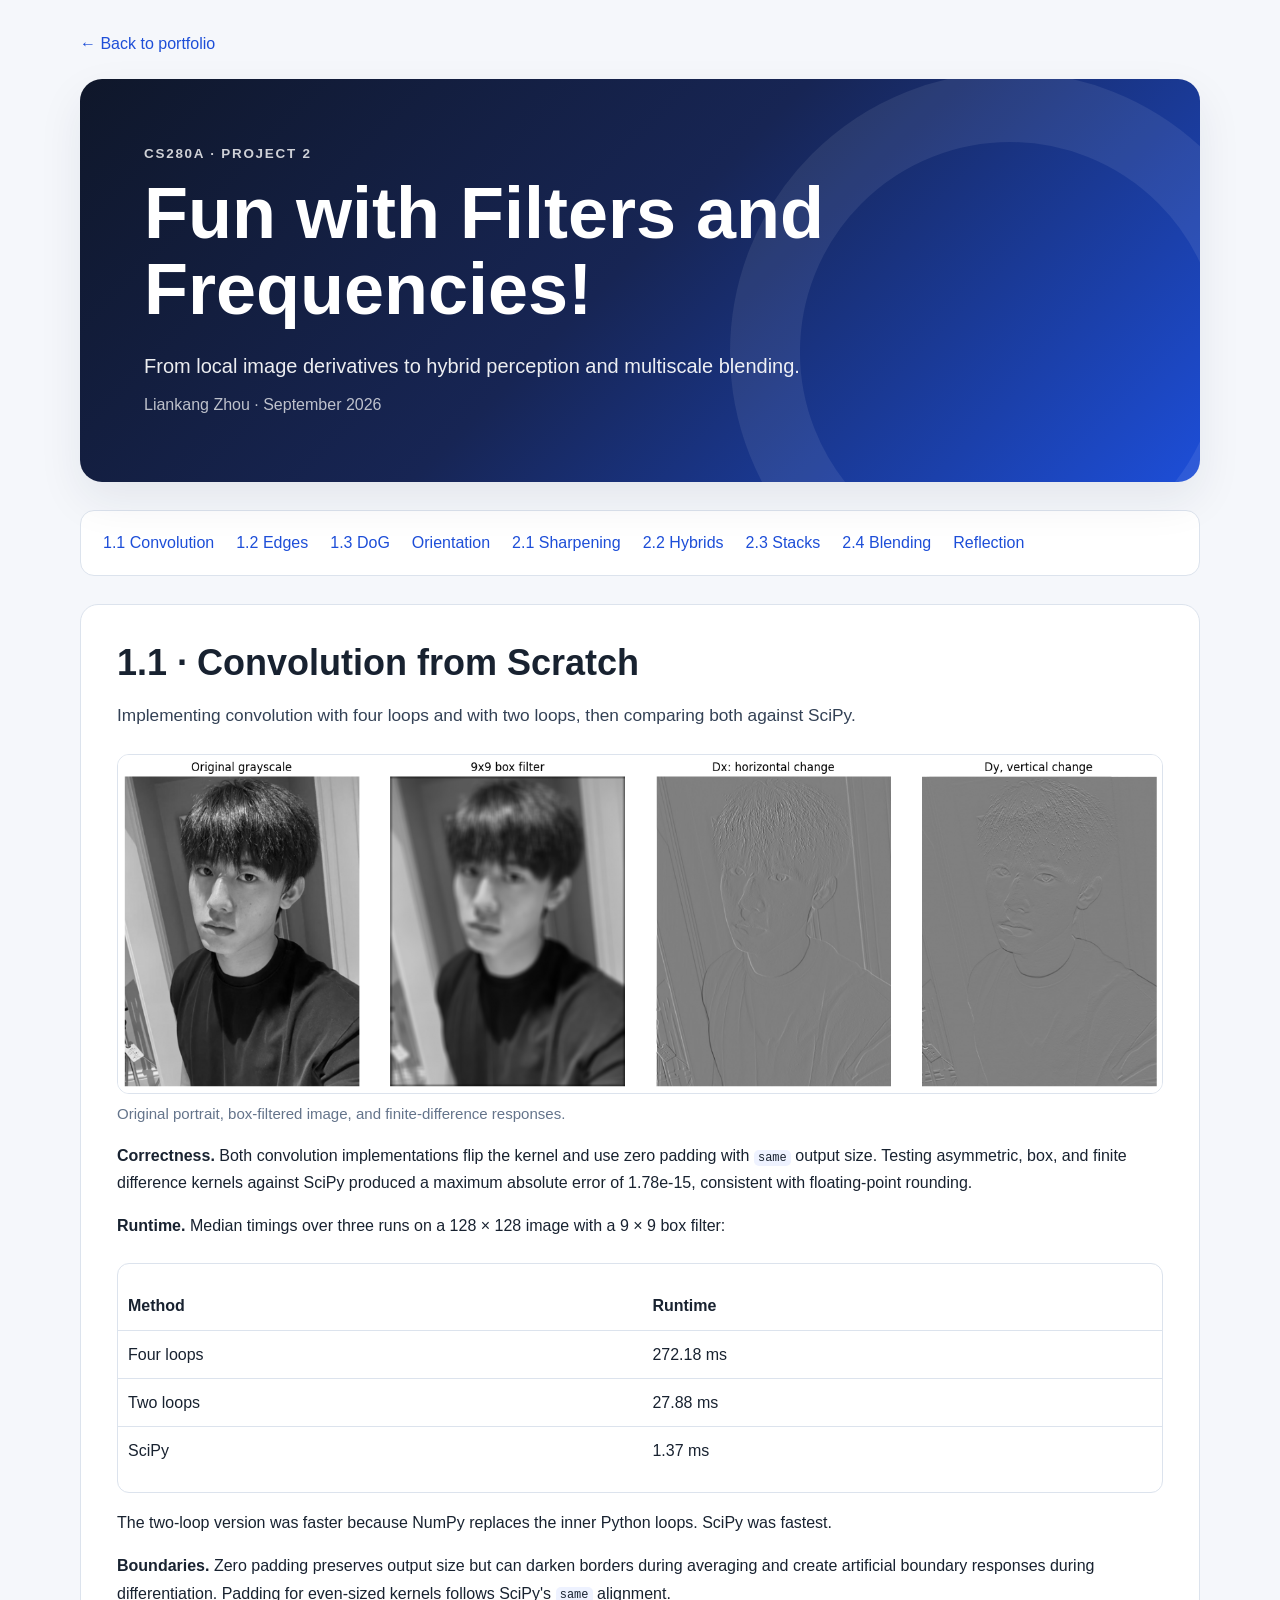
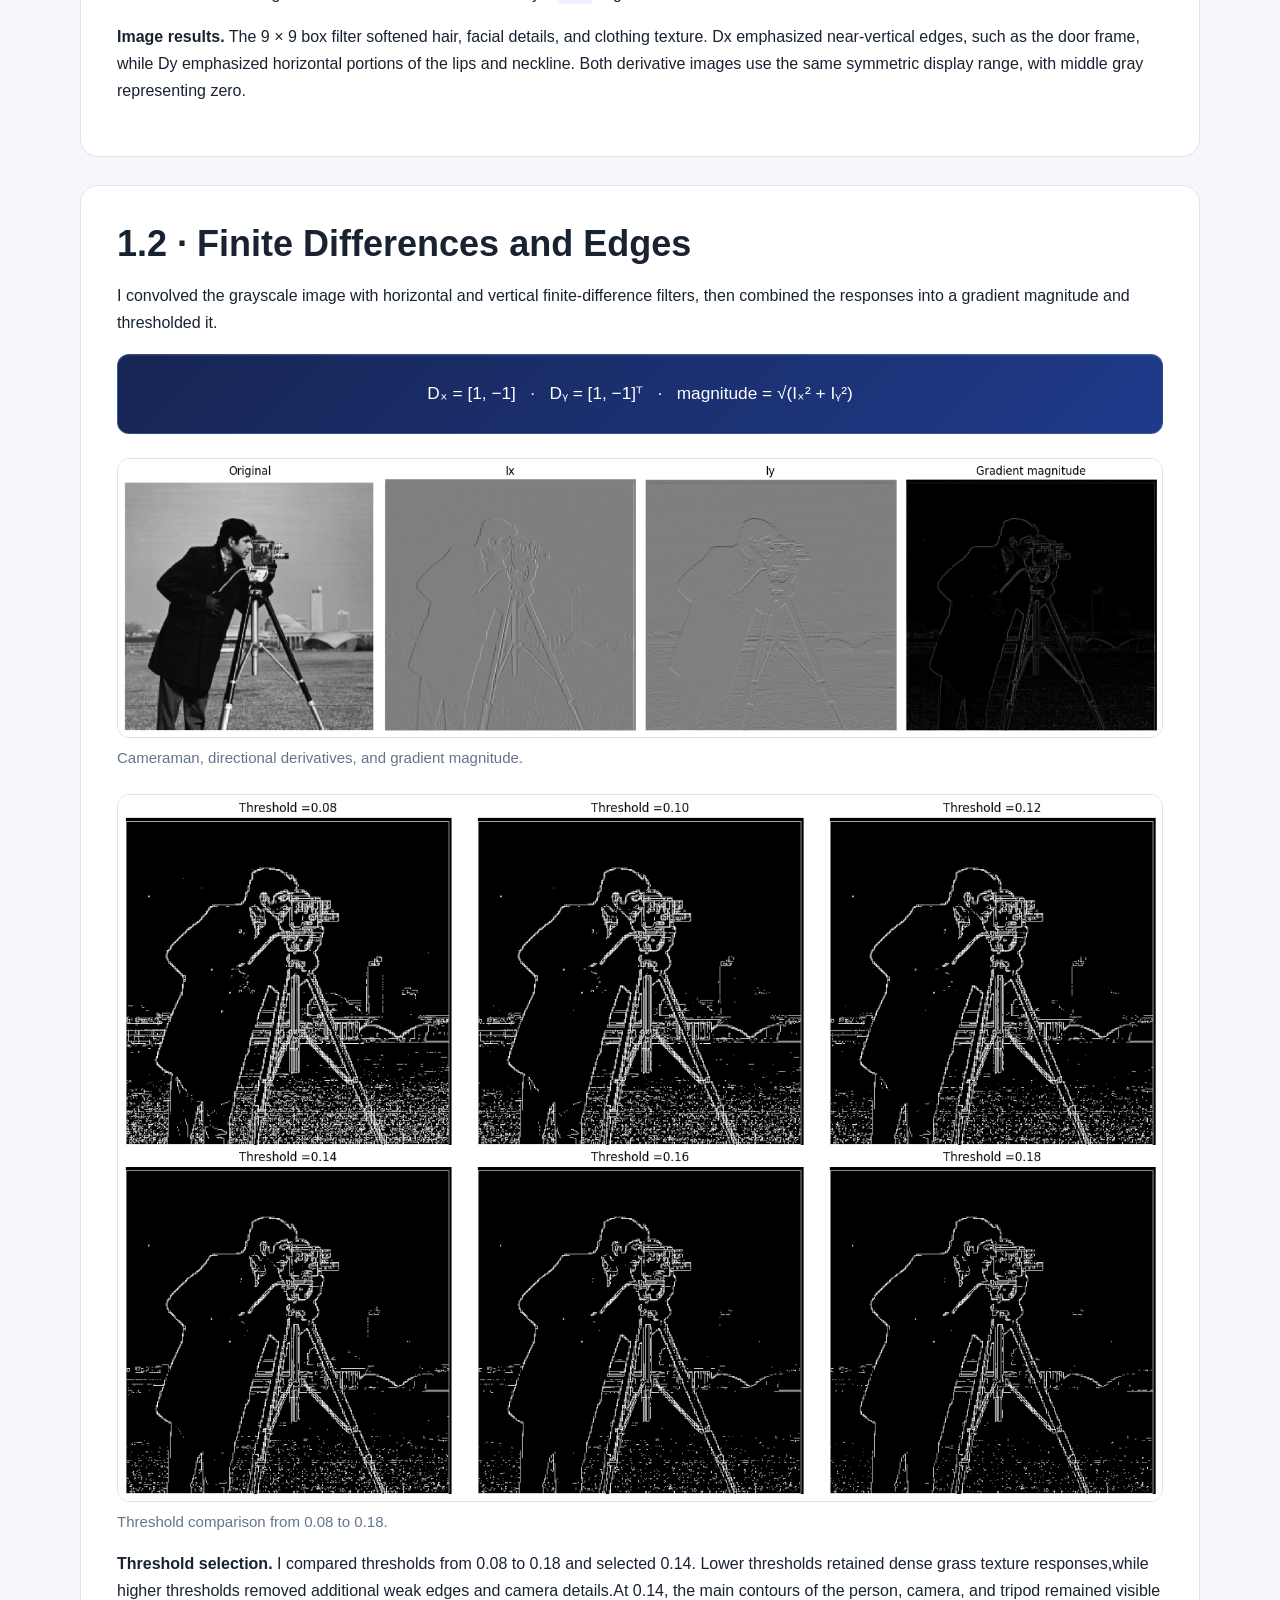
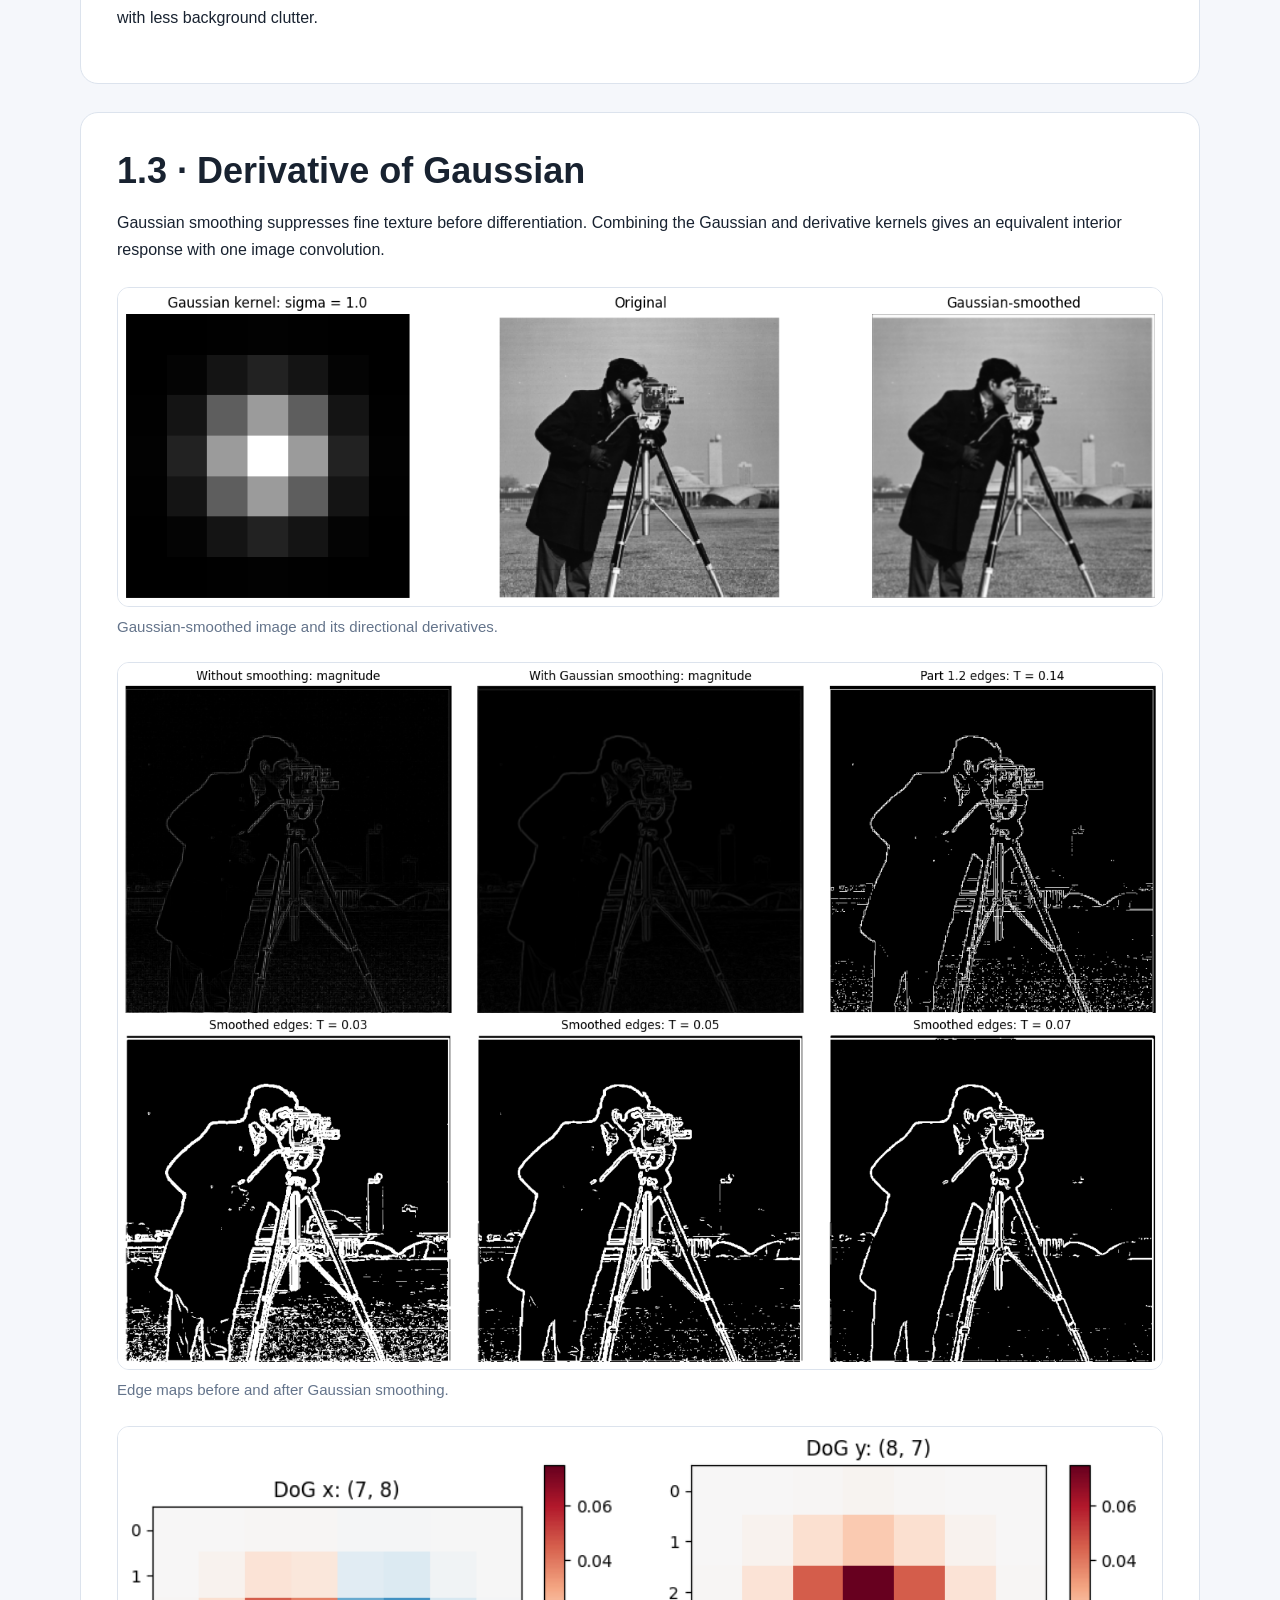
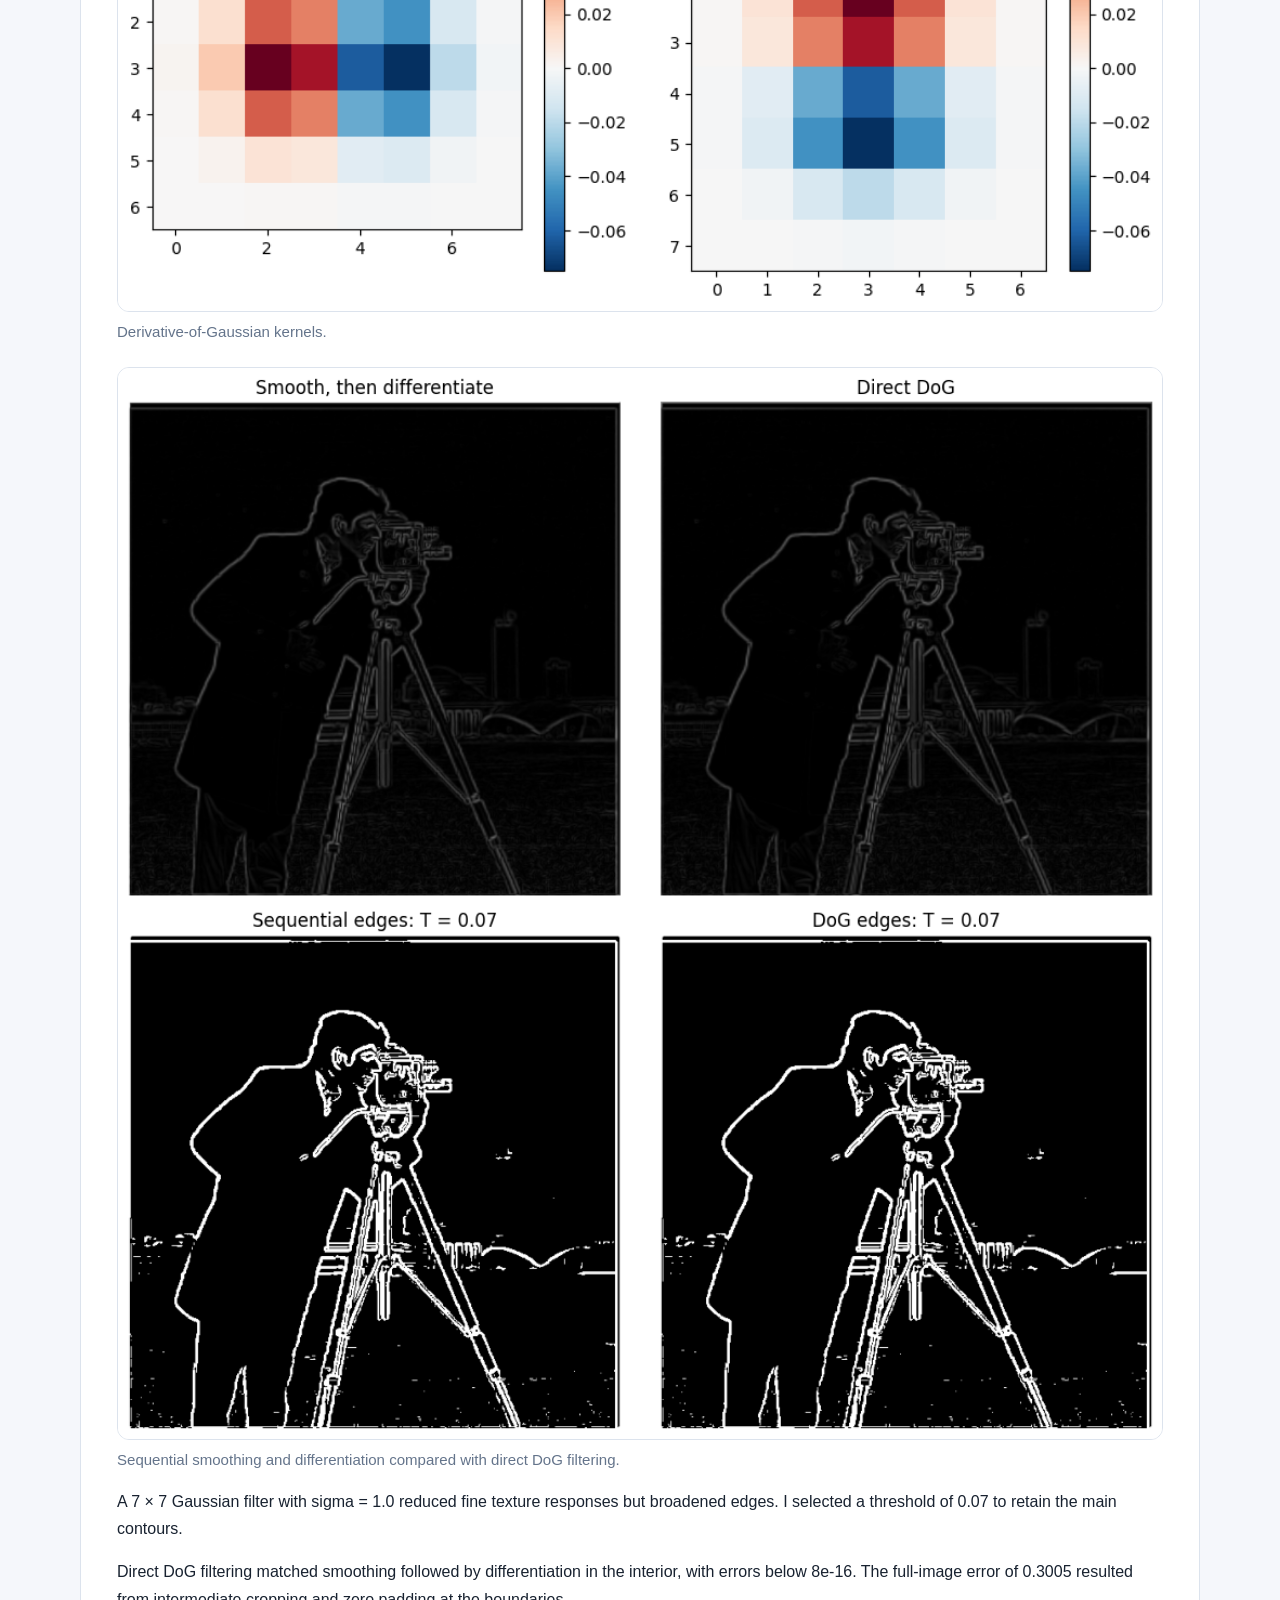
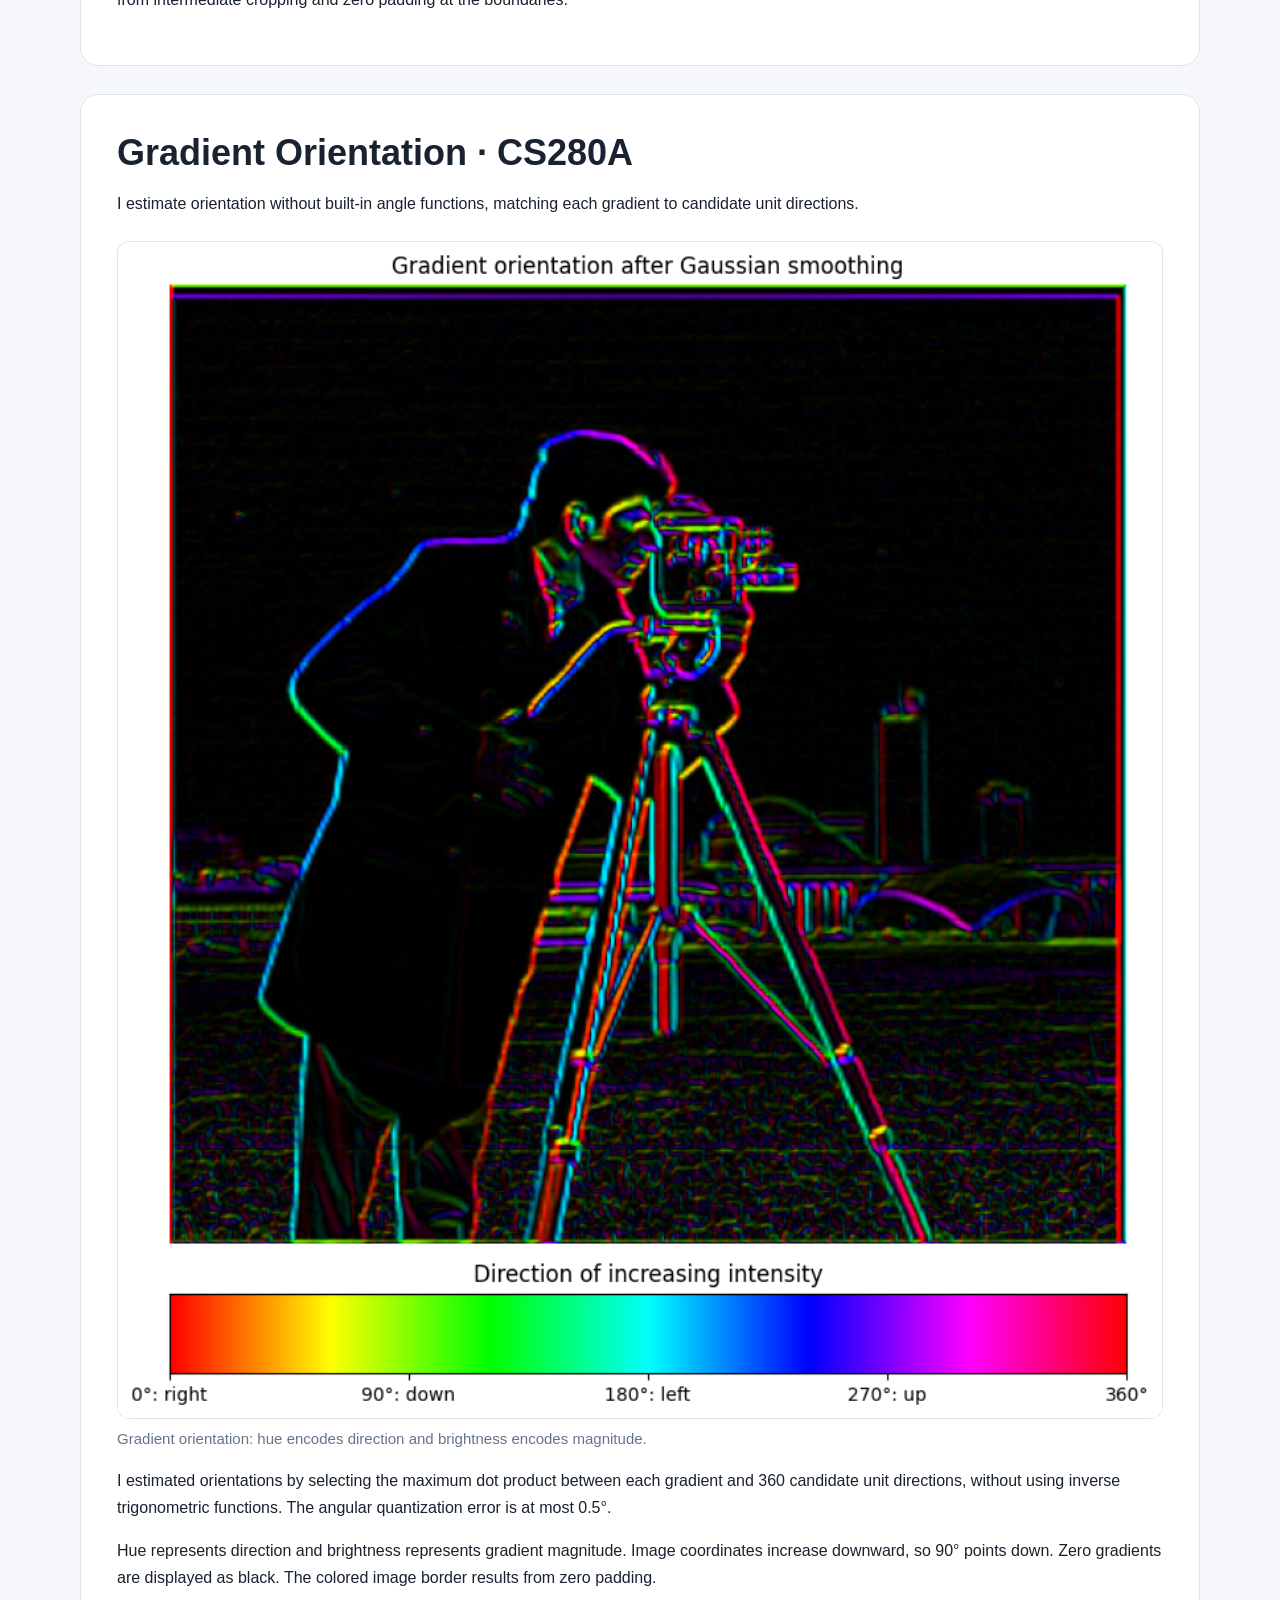
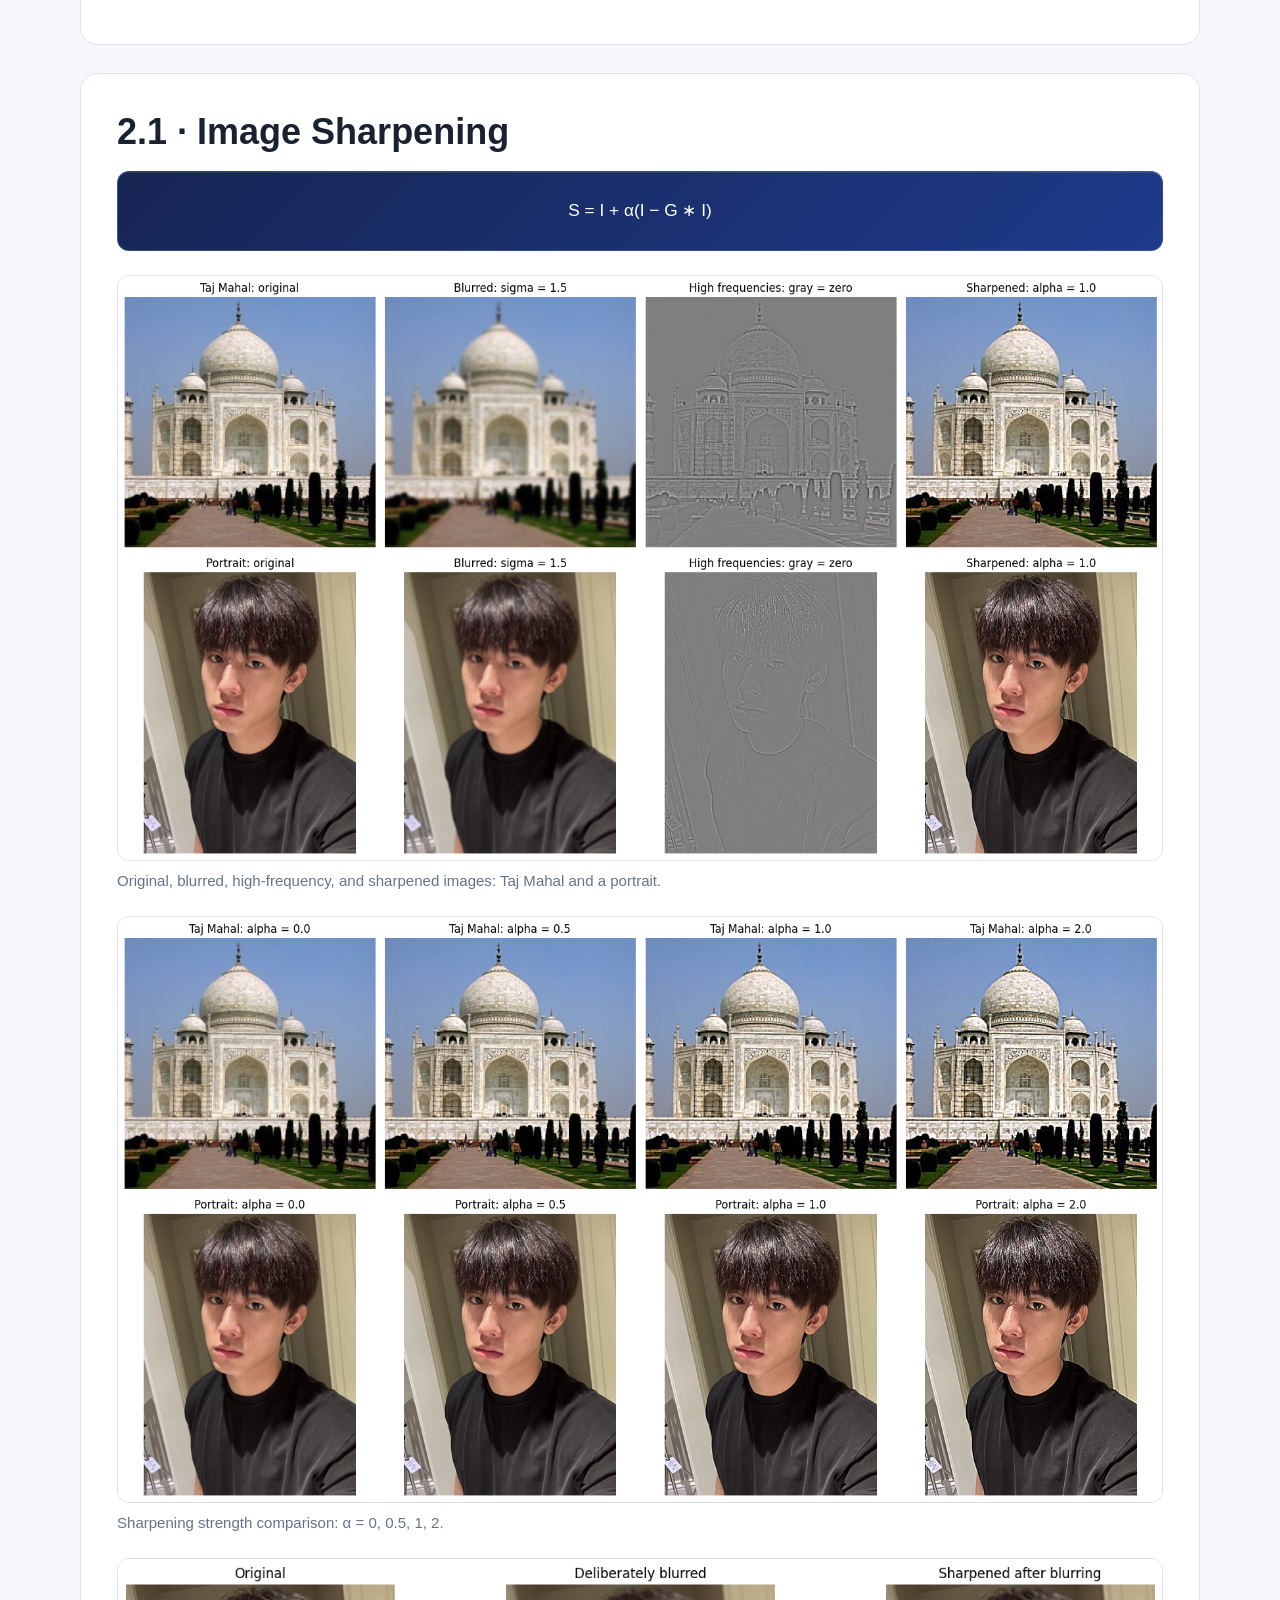
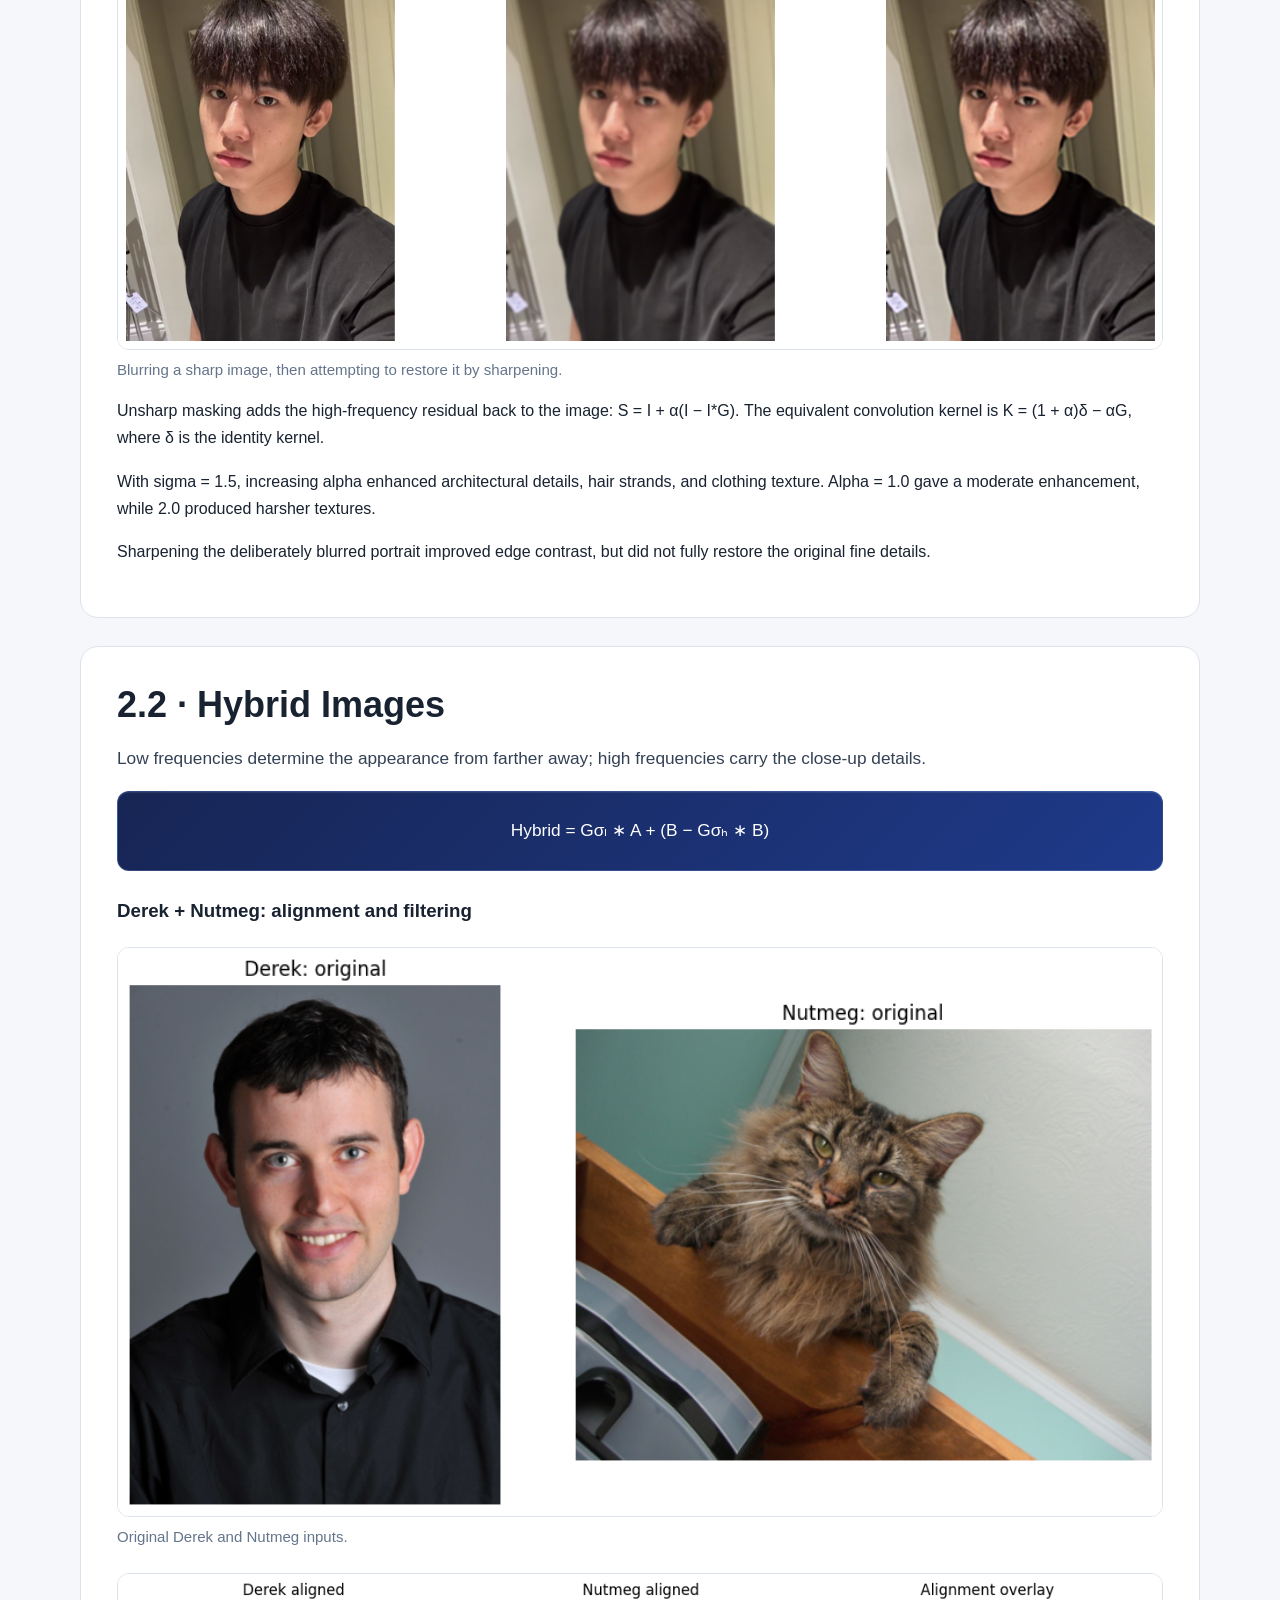
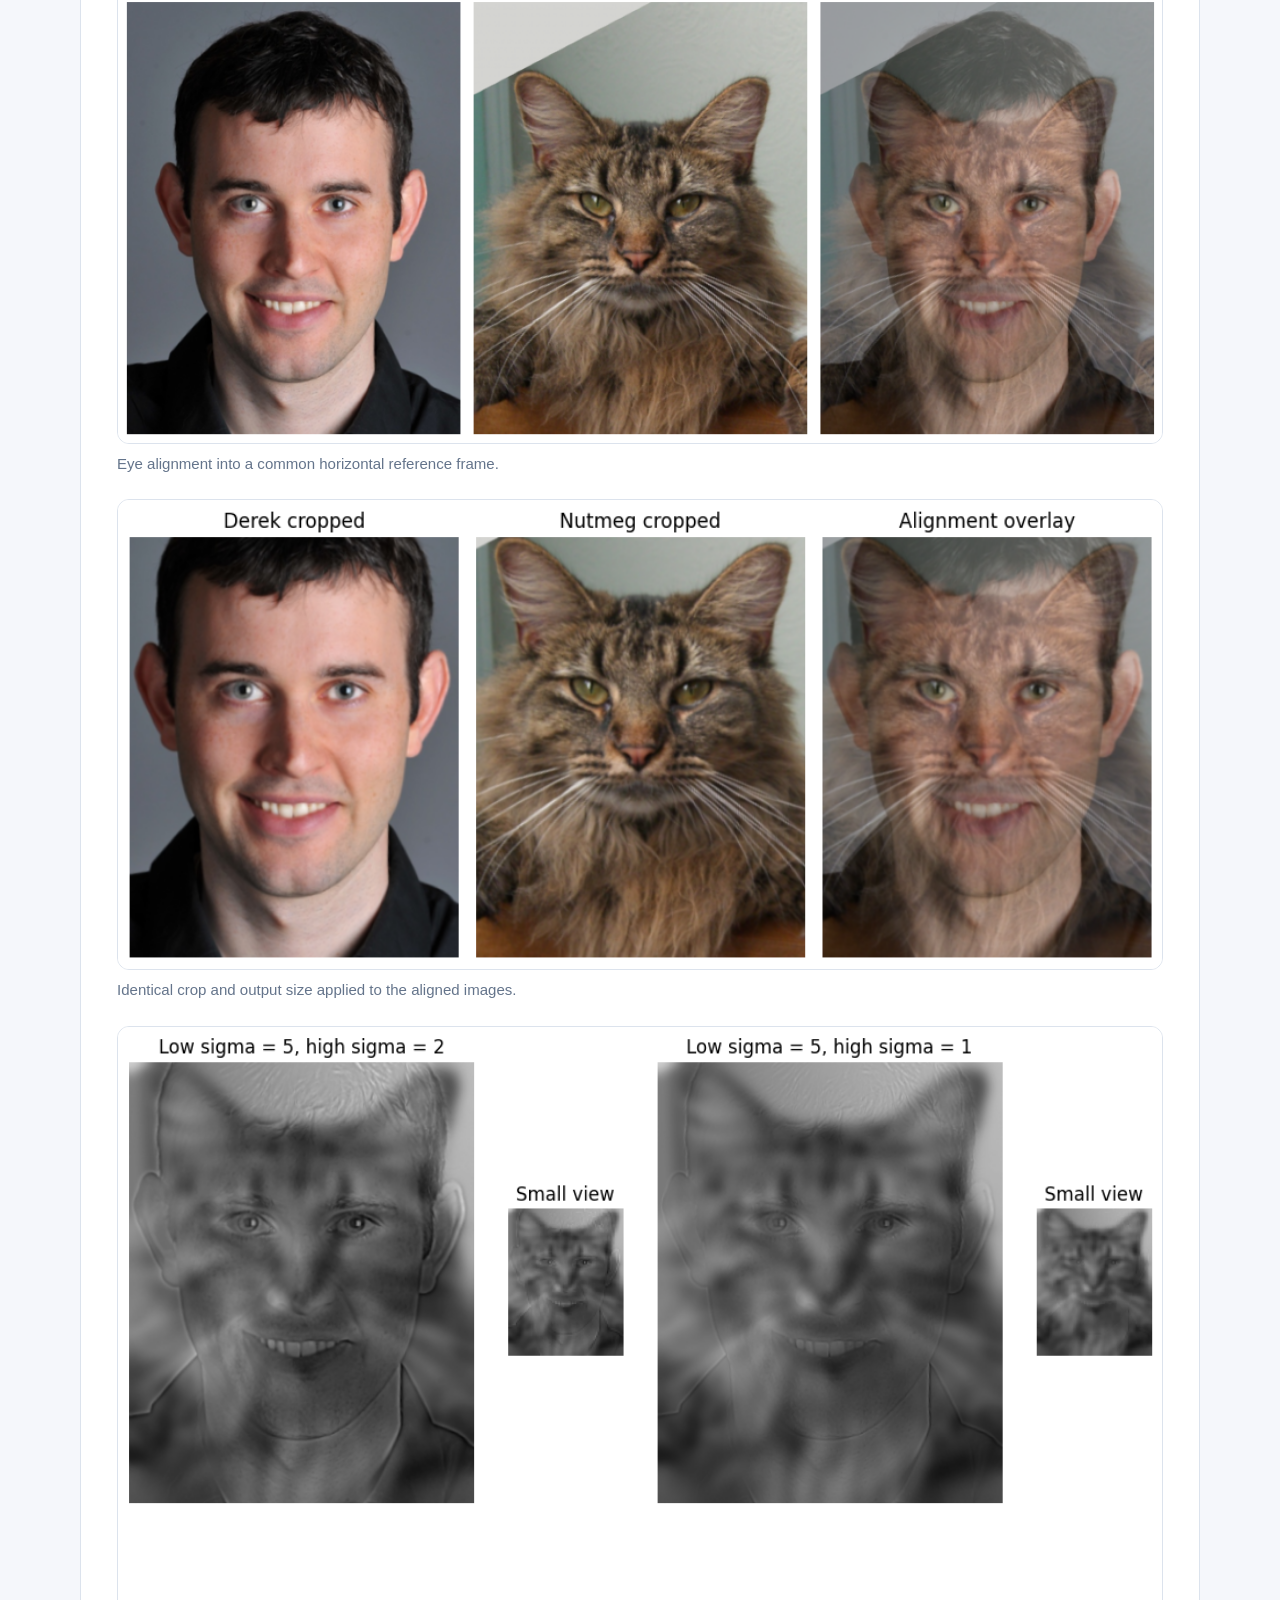
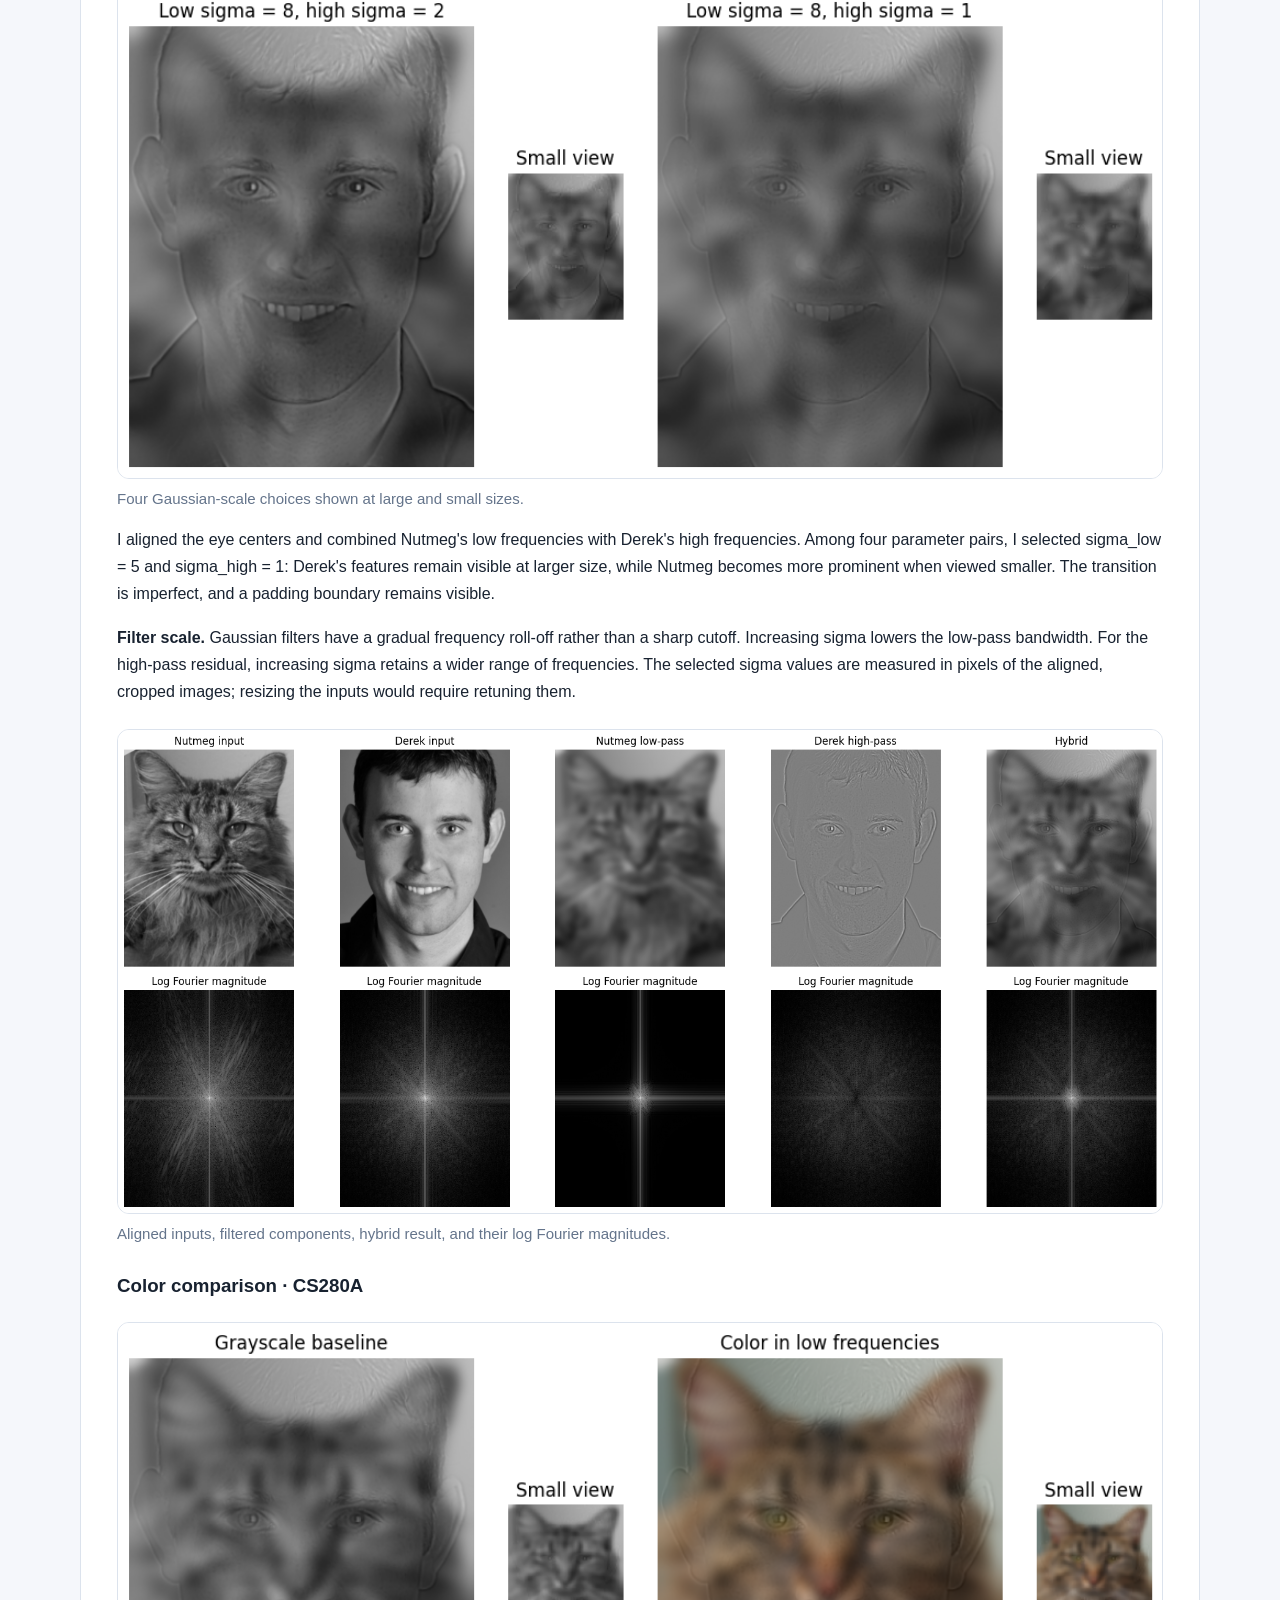
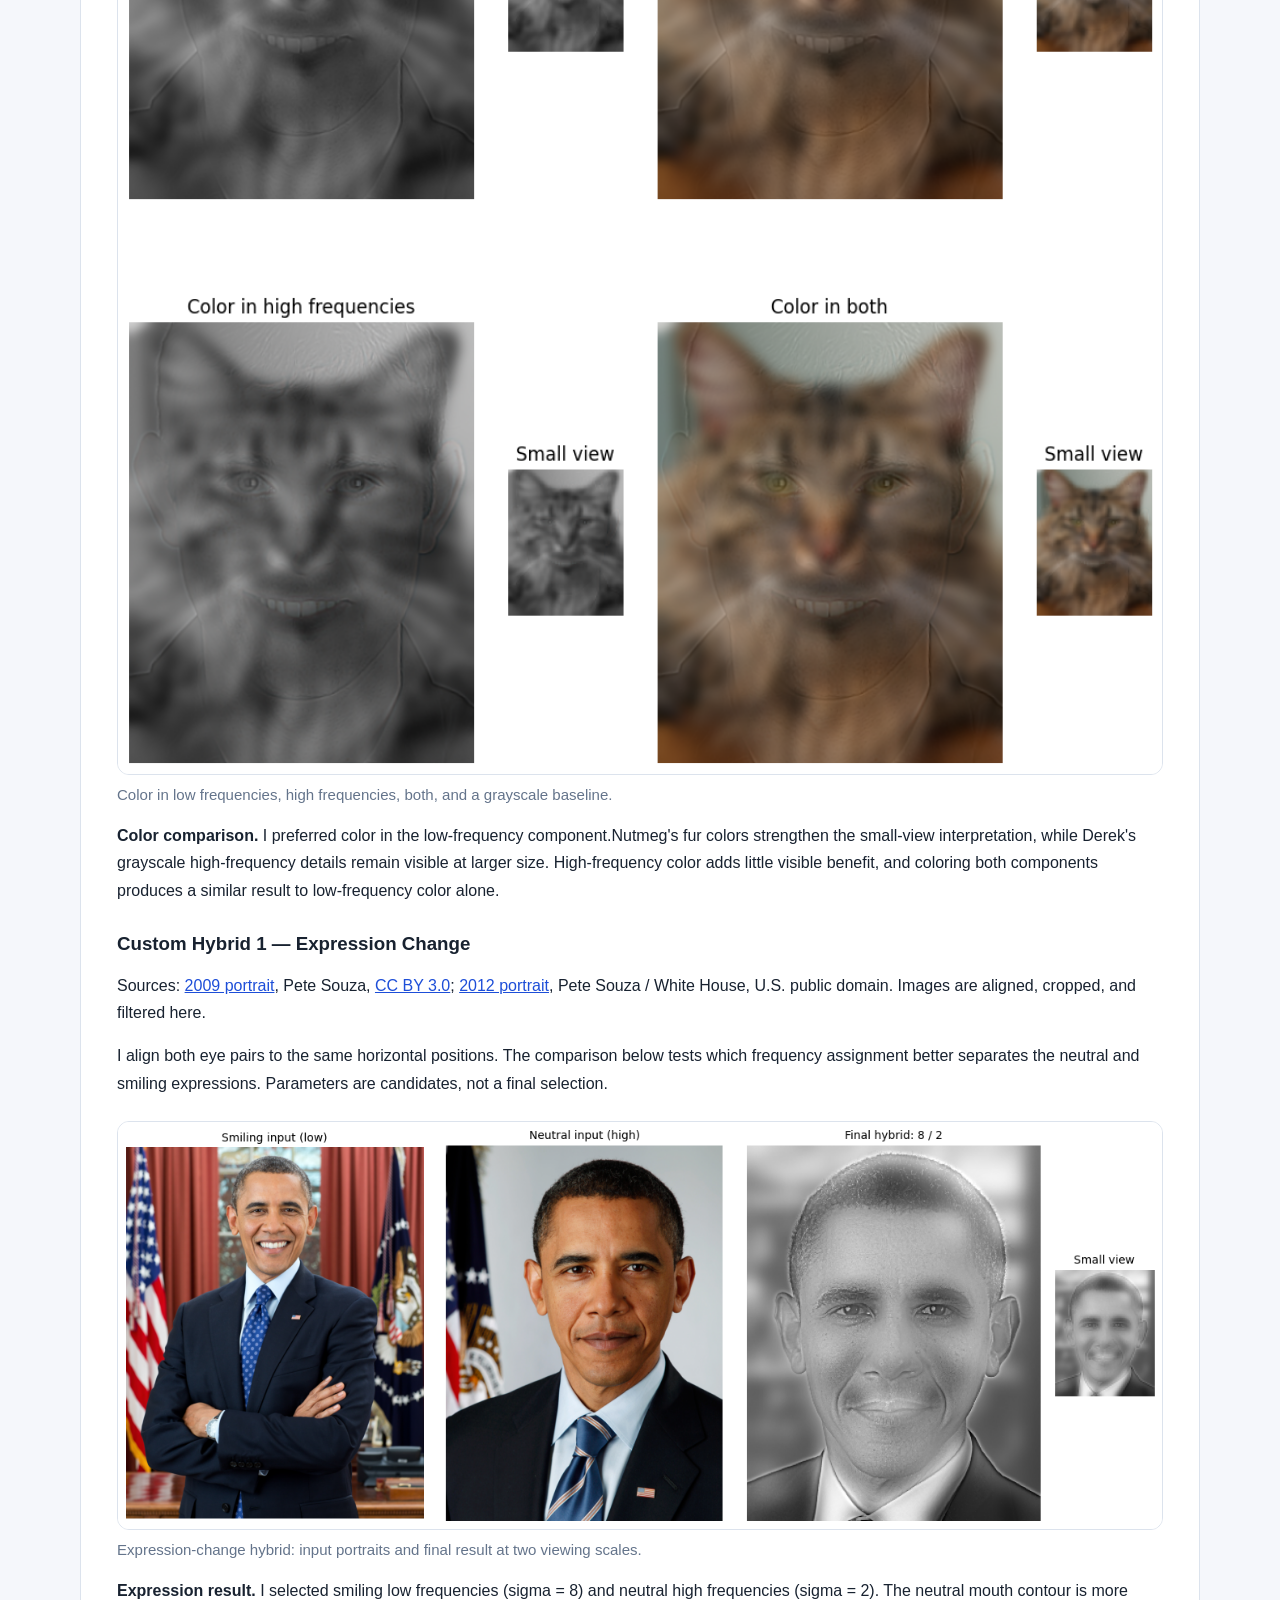
<file: 2/index.html>
<!DOCTYPE html><html lang="en"><head><meta charset="UTF-8"><meta name="viewport" content="width=device-width, initial-scale=1.0"><meta name="description" content="CS280A Project 2: convolution, edge detection, sharpening, hybrid images, and multiresolution blending by Liankang Zhou."><title>Project 2 | Liankang Zhou</title><style>
        :root {
            --background: #f5f7fb;
            --surface: #ffffff;
            --surface-soft: #f8fafc;
            --text: #182230;
            --muted: #64748b;
            --accent: #1d4ed8;
            --accent-dark: #172554;
            --gold: #f59e0b;
            --border: #dce3ed;
            --shadow: 0 18px 45px rgba(30, 41, 59, 0.08);
        }

        * {
            box-sizing: border-box;
        }

        html {
            scroll-behavior: smooth;
        }

        body {
            margin: 0;
            color: var(--text);
            background: var(--background);
            font-family: Arial, sans-serif;
            line-height: 1.7;
        }

        main,
        .site-header {
            width: min(100% - 40px, 1120px);
            margin: 0 auto;
        }

        .site-header {
            padding: 30px 0 22px;
        }

        a {
            color: var(--accent);
        }

        .back-link,
        nav a {
            text-decoration: none;
        }

        .back-link:hover,
        nav a:hover {
            text-decoration: underline;
        }

        .hero {
            position: relative;
            overflow: hidden;
            padding: 64px;
            border-radius: 22px;
            color: white;
            background: linear-gradient(135deg, #0f172a 0%, #172554 48%, #1d4ed8 100%);
            box-shadow: var(--shadow);
        }

        .hero::after {
            position: absolute;
            right: -90px;
            bottom: -150px;
            width: 420px;
            height: 420px;
            border: 70px solid rgba(255, 255, 255, 0.08);
            border-radius: 50%;
            content: "";
        }

        .hero > * {
            position: relative;
            z-index: 1;
        }

        .eyebrow {
            margin: 0 0 10px;
            font-size: 0.84rem;
            font-weight: bold;
            letter-spacing: 0.13em;
            text-transform: uppercase;
            opacity: 0.8;
        }

        h1 {
            max-width: 820px;
            margin: 0;
            font-size: clamp(2.4rem, 6vw, 4.5rem);
            line-height: 1.05;
        }

        .hero-subtitle {
            max-width: 720px;
            margin: 22px 0 8px;
            font-size: 1.25rem;
            opacity: 0.92;
        }

        .hero-meta {
            margin: 0;
            opacity: 0.72;
        }

        nav {
            display: flex;
            flex-wrap: wrap;
            gap: 12px 22px;
            margin: 28px 0;
            padding: 18px 22px;
            border: 1px solid var(--border);
            border-radius: 14px;
            background: var(--surface);
        }

        section {
            scroll-margin-top: 24px;
            margin: 28px 0;
            padding: 36px;
            border: 1px solid var(--border);
            border-radius: 18px;
            background: var(--surface);
        }

        h2 {
            margin: 0 0 14px;
            font-size: clamp(1.65rem, 4vw, 2.25rem);
            line-height: 1.2;
        }

        h3 {
            margin: 28px 0 8px;
            line-height: 1.3;
        }

        p:first-child,
        h3:first-child {
            margin-top: 0;
        }

        code {
            padding: 0.12em 0.35em;
            border-radius: 5px;
            background: #eef2ff;
            font-size: 0.92em;
        }

        .lead {
            color: #334155;
            font-size: 1.08rem;
        }

        .featured-image {
            display: block;
            width: 100%;
            margin-top: 26px;
            border-radius: 15px;
        }

        .pipeline {
            display: grid;
            grid-template-columns: repeat(5, minmax(0, 1fr));
            gap: 10px;
            margin: 24px 0 0;
            padding: 0;
            list-style: none;
        }

        .pipeline li {
            padding: 16px 12px;
            border: 1px solid #bfdbfe;
            border-radius: 10px;
            background: #eff6ff;
            color: #1e3a8a;
            font-size: 0.93rem;
            font-weight: bold;
            text-align: center;
        }

        .input-grid {
            display: grid;
            grid-template-columns: minmax(190px, 0.55fr) minmax(0, 1.8fr);
            gap: 28px;
            align-items: center;
            margin-top: 24px;
        }

        .input-grid figure:first-child img {
            width: min(100%, 270px);
            margin: 0 auto;
        }

        .parameter-grid {
            display: grid;
            grid-template-columns: repeat(auto-fit, minmax(180px, 1fr));
            gap: 12px;
            margin-top: 20px;
        }

        .parameter-card {
            padding: 14px 16px;
            border: 1px solid var(--border);
            border-radius: 10px;
            background: var(--surface-soft);
        }

        .parameter-card strong {
            display: block;
            color: #1e3a8a;
            font-size: 0.88rem;
            letter-spacing: 0.02em;
        }

        .parameter-card span {
            font-variant-numeric: tabular-nums;
        }

        .method,
        .analysis,
        .note {
            margin-top: 24px;
            padding: 22px 24px;
            border-radius: 12px;
        }

        .method {
            border: 1px solid var(--border);
            background: var(--surface-soft);
        }

        .analysis {
            border-left: 4px solid var(--accent);
            border-radius: 0 10px 10px 0;
            background: #eff6ff;
        }

        .note {
            border-left: 4px solid var(--gold);
            border-radius: 0 10px 10px 0;
            background: #fffbeb;
        }

        .method h3,
        .analysis h3,
        .note h3 {
            margin-top: 0;
        }

        .equation {
            display: flex;
            min-height: 112px;
            align-items: center;
            justify-content: center;
            overflow-x: auto;
            margin: 18px 0;
            padding: 24px 32px;
            border: 1px solid rgba(147, 197, 253, 0.22);
            border-radius: 12px;
            color: white;
            background: linear-gradient(135deg, #172554, #1e3a8a);
            box-shadow: inset 0 1px 0 rgba(255, 255, 255, 0.08);
            text-align: center;
        }

        .equation math {
            flex: 0 0 auto;
            color: inherit;
            font-family: "STIX Two Math", "Cambria Math", "Times New Roman", serif;
            font-size: clamp(1.08rem, 2.2vw, 1.38rem);
        }

        .figure-grid,
        .result-grid,
        .custom-grid {
            display: grid;
            gap: 22px;
            margin-top: 24px;
        }

        .figure-grid {
            grid-template-columns: repeat(auto-fit, minmax(280px, 1fr));
        }

        .result-grid {
            grid-template-columns: repeat(auto-fit, minmax(250px, 1fr));
        }

        .custom-grid {
            grid-template-columns: repeat(auto-fit, minmax(290px, 1fr));
        }

        .custom-examples {
            display: grid;
            gap: 28px;
            margin-top: 26px;
        }

        .custom-example {
            padding: 24px;
            border: 1px solid var(--border);
            border-radius: 14px;
            background: var(--surface-soft);
        }

        .custom-example h3 {
            margin: 0 0 6px;
        }

        .custom-pair {
            display: grid;
            grid-template-columns: repeat(2, minmax(0, 1fr));
            gap: 18px;
            margin-top: 18px;
        }

        .custom-pair figure {
            overflow: hidden;
            border: 1px solid var(--border);
            border-radius: 11px;
            background: var(--surface);
        }

        .custom-pair img {
            aspect-ratio: 1.14;
            border-radius: 0;
            background: #0f172a;
            object-fit: contain;
        }

        .custom-pair figcaption {
            margin: 0;
            padding: 10px 13px 12px;
        }

        .custom-meta {
            margin: 10px 0 0;
            color: var(--muted);
            font-size: 0.94rem;
            font-variant-numeric: tabular-nums;
        }

        figure {
            margin: 0;
        }

        figure a {
            display: block;
        }

        figure img {
            display: block;
            width: 100%;
            height: auto;
            border-radius: 12px;
        }

        .result-card,
        .custom-card {
            overflow: hidden;
            border: 1px solid var(--border);
            border-radius: 13px;
            background: var(--surface);
            box-shadow: 0 8px 24px rgba(30, 41, 59, 0.06);
        }

        .result-card img {
            aspect-ratio: 1.2;
            border-radius: 0;
            background: #0f172a;
            object-fit: contain;
        }

        .custom-card img {
            border-radius: 0;
        }

        .result-card figcaption,
        .custom-card figcaption {
            padding: 14px 16px 16px;
        }

        figcaption {
            margin-top: 9px;
            color: var(--muted);
            font-size: 0.94rem;
            line-height: 1.5;
        }

        figcaption strong {
            display: block;
            color: var(--text);
            font-size: 1rem;
        }

        .wide-figure {
            margin-top: 24px;
        }

        .wide-figure img {
            border: 1px solid var(--border);
        }

        .table-wrap {
            overflow-x: auto;
            margin-top: 24px;
            border: 1px solid var(--border);
            border-radius: 12px;
        }

        table {
            width: 100%;
            border-collapse: collapse;
            font-variant-numeric: tabular-nums;
        }

        th,
        td {
            padding: 11px 14px;
            border-bottom: 1px solid var(--border);
            text-align: left;
            white-space: nowrap;
        }

        th {
            color: #1e3a8a;
            background: #eff6ff;
            font-size: 0.9rem;
        }

        tr:last-child td {
            border-bottom: 0;
        }

        .small {
            color: var(--muted);
            font-size: 0.92rem;
        }

        footer {
            padding: 16px 0 52px;
            color: var(--muted);
            text-align: center;
        }

        @media (max-width: 820px) {
            .hero,
            section {
                padding: 26px;
            }

            .pipeline {
                grid-template-columns: 1fr;
            }

            .input-grid {
                grid-template-columns: 1fr;
            }

            .custom-pair {
                grid-template-columns: 1fr;
            }
        }

        @media (max-width: 520px) {
            main,
            .site-header {
                width: min(100% - 24px, 1120px);
            }

            .hero,
            section {
                padding: 21px;
            }
        }
    
.table-wrap{overflow-x:auto}table{border-collapse:collapse;width:100%;margin:18px 0}td{border-bottom:1px solid var(--border);padding:10px;text-align:left}tr:first-child{font-weight:bold}figure a:focus-visible{outline:3px solid var(--accent)}.equation{min-height:80px;font-size:1.08rem;flex-wrap:wrap}footer{padding:24px 0 50px;color:var(--muted)}@media(max-width:600px){.hero{padding:30px 24px}section{padding:22px 16px}.equation{padding:20px 12px;font-size:.93rem}nav{gap:9px 15px}}@media print{body{background:white}main,.site-header{width:100%}.hero{padding:25px;color:black;background:none;box-shadow:none}.hero::after,nav{display:none}section{padding:15px;border:0}figure{break-inside:avoid}h2,h3{break-after:avoid}a{color:inherit}.equation{color:black;background:#eee;box-shadow:none}}</style></head><body><header class="site-header"><a class="back-link" href="../index.html">← Back to portfolio</a></header><main><div class="hero"><p class="eyebrow">CS280A · Project 2</p><h1>Fun with Filters and Frequencies!</h1><p class="hero-subtitle">From local image derivatives to hybrid perception and multiscale blending.</p><p class="hero-meta">Liankang Zhou · September 2026</p></div><nav aria-label="Project sections"><a href="#convolution">1.1 Convolution</a><a href="#edges">1.2 Edges</a><a href="#dog">1.3 DoG</a><a href="#orientation">Orientation</a><a href="#sharpening">2.1 Sharpening</a><a href="#hybrids">2.2 Hybrids</a><a href="#stacks">2.3 Stacks</a><a href="#blending">2.4 Blending</a><a href="#reflection">Reflection</a></nav><section id="convolution"><h2>1.1 · Convolution from Scratch</h2><p class="lead">Implementing convolution with four loops and with two loops, then comparing both against SciPy.</p><figure class="wide-figure"><a href="images/figure-17-1.png" aria-label="Open full-size figure: Original portrait, box-filtered image, and finite-difference responses."><img src="images/figure-17-1.png" alt="Original portrait, box-filtered image, and finite-difference responses." loading="lazy" decoding="async"></a><figcaption>Original portrait, box-filtered image, and finite-difference responses.</figcaption></figure><p><strong>Correctness.</strong> Both convolution implementations flip the kernel and use zero padding with <code>same</code> output size. Testing asymmetric, box, and finite difference kernels against SciPy produced a maximum absolute error of 1.78e-15, consistent with floating-point rounding.</p>
<p><strong>Runtime.</strong> Median timings over three runs on a 128 × 128 image with a 9 × 9 box filter:</p>
<div class="table-wrap"><table><tbody>
<tr><td>Method</td><td>Runtime</td></tr>
<tr><td>Four loops</td><td>272.18 ms</td></tr>
<tr><td>Two loops</td><td>27.88 ms</td></tr>
<tr><td>SciPy</td><td>1.37 ms</td></tr>
</tbody></table></div>
<p>The two-loop version was faster because NumPy replaces the inner Python loops. SciPy was fastest.</p>
<p><strong>Boundaries.</strong> Zero padding preserves output size but can darken borders during averaging and create artificial boundary responses during differentiation. Padding for even-sized kernels follows SciPy&#x27;s <code>same</code> alignment.</p>
<p><strong>Image results.</strong> The 9 × 9 box filter softened hair, facial details, and clothing texture. Dx emphasized near-vertical edges, such as the door frame, while Dy emphasized horizontal portions of the lips and neckline. Both derivative images use the same symmetric display range, with middle gray representing zero.</p></section><section id="edges"><h2>1.2 · Finite Differences and Edges</h2><p>I convolved the grayscale image with horizontal and vertical finite-difference filters, then combined the responses into a gradient magnitude and thresholded it.</p><div class="equation">Dₓ = [1, −1] &nbsp; · &nbsp; Dᵧ = [1, −1]ᵀ &nbsp; · &nbsp; magnitude = √(Iₓ² + Iᵧ²)</div><figure class="wide-figure"><a href="images/figure-20-1.png" aria-label="Open full-size figure: Cameraman, directional derivatives, and gradient magnitude."><img src="images/figure-20-1.png" alt="Cameraman, directional derivatives, and gradient magnitude." loading="lazy" decoding="async"></a><figcaption>Cameraman, directional derivatives, and gradient magnitude.</figcaption></figure><figure class="wide-figure"><a href="images/figure-22-1.png" aria-label="Open full-size figure: Threshold comparison from 0.08 to 0.18."><img src="images/figure-22-1.png" alt="Threshold comparison from 0.08 to 0.18." loading="lazy" decoding="async"></a><figcaption>Threshold comparison from 0.08 to 0.18.</figcaption></figure><p><strong>Threshold selection.</strong> I compared thresholds from 0.08 to 0.18 and selected 0.14. Lower thresholds retained dense grass texture responses,while higher thresholds removed additional weak edges and camera details.At 0.14, the main contours of the person, camera, and tripod remained visible with less background clutter.</p></section><section id="dog"><h2>1.3 · Derivative of Gaussian</h2><p>Gaussian smoothing suppresses fine texture before differentiation. Combining the Gaussian and derivative kernels gives an equivalent interior response with one image convolution.</p><figure class="wide-figure"><a href="images/figure-25-1.png" aria-label="Open full-size figure: Gaussian-smoothed image and its directional derivatives."><img src="images/figure-25-1.png" alt="Gaussian-smoothed image and its directional derivatives." loading="lazy" decoding="async"></a><figcaption>Gaussian-smoothed image and its directional derivatives.</figcaption></figure><figure class="wide-figure"><a href="images/figure-26-1.png" aria-label="Open full-size figure: Edge maps before and after Gaussian smoothing."><img src="images/figure-26-1.png" alt="Edge maps before and after Gaussian smoothing." loading="lazy" decoding="async"></a><figcaption>Edge maps before and after Gaussian smoothing.</figcaption></figure><figure class="wide-figure"><a href="images/figure-27-1.png" aria-label="Open full-size figure: Derivative-of-Gaussian kernels."><img src="images/figure-27-1.png" alt="Derivative-of-Gaussian kernels." loading="lazy" decoding="async"></a><figcaption>Derivative-of-Gaussian kernels.</figcaption></figure><figure class="wide-figure"><a href="images/figure-28-1.png" aria-label="Open full-size figure: Sequential smoothing and differentiation compared with direct DoG filtering."><img src="images/figure-28-1.png" alt="Sequential smoothing and differentiation compared with direct DoG filtering." loading="lazy" decoding="async"></a><figcaption>Sequential smoothing and differentiation compared with direct DoG filtering.</figcaption></figure><p>A 7 × 7 Gaussian filter with sigma = 1.0 reduced fine texture responses but broadened edges. I selected a threshold of 0.07 to retain the main contours.</p>
<p>Direct DoG filtering matched smoothing followed by differentiation in the interior, with errors below 8e-16. The full-image error of 0.3005 resulted from intermediate cropping and zero padding at the boundaries.</p></section><section id="orientation"><h2>Gradient Orientation · CS280A</h2><p>I estimate orientation without built-in angle functions, matching each gradient to candidate unit directions.</p><figure class="wide-figure"><a href="images/figure-32-1.png" aria-label="Open full-size figure: Gradient orientation: hue encodes direction and brightness encodes magnitude."><img src="images/figure-32-1.png" alt="Gradient orientation: hue encodes direction and brightness encodes magnitude." loading="lazy" decoding="async"></a><figcaption>Gradient orientation: hue encodes direction and brightness encodes magnitude.</figcaption></figure><p>I estimated orientations by selecting the maximum dot product between each gradient and 360 candidate unit directions, without using inverse trigonometric functions. The angular quantization error is at most 0.5°.</p>
<p>Hue represents direction and brightness represents gradient magnitude. Image coordinates increase downward, so 90° points down. Zero gradients are displayed as black. The colored image border results from zero padding.</p></section><section id="sharpening"><h2>2.1 · Image Sharpening</h2><div class="equation">S = I + α(I − G ∗ I)</div><figure class="wide-figure"><a href="images/figure-36-1.png" aria-label="Open full-size figure: Original, blurred, high-frequency, and sharpened images: Taj Mahal and a portrait."><img src="images/figure-36-1.png" alt="Original, blurred, high-frequency, and sharpened images: Taj Mahal and a portrait." loading="lazy" decoding="async"></a><figcaption>Original, blurred, high-frequency, and sharpened images: Taj Mahal and a portrait.</figcaption></figure><figure class="wide-figure"><a href="images/figure-37-1.png" aria-label="Open full-size figure: Sharpening strength comparison: α = 0, 0.5, 1, 2."><img src="images/figure-37-1.png" alt="Sharpening strength comparison: α = 0, 0.5, 1, 2." loading="lazy" decoding="async"></a><figcaption>Sharpening strength comparison: α = 0, 0.5, 1, 2.</figcaption></figure><figure class="wide-figure"><a href="images/figure-39-1.png" aria-label="Open full-size figure: Blurring a sharp image, then attempting to restore it by sharpening."><img src="images/figure-39-1.png" alt="Blurring a sharp image, then attempting to restore it by sharpening." loading="lazy" decoding="async"></a><figcaption>Blurring a sharp image, then attempting to restore it by sharpening.</figcaption></figure><p>Unsharp masking adds the high-frequency residual back to the image: S = I + α(I − I*G). The equivalent convolution kernel is K = (1 + α)δ − αG, where δ is the identity kernel.</p>
<p>With sigma = 1.5, increasing alpha enhanced architectural details, hair strands, and clothing texture. Alpha = 1.0 gave a moderate enhancement, while 2.0 produced harsher textures.</p>
<p>Sharpening the deliberately blurred portrait improved edge contrast, but did not fully restore the original fine details.</p></section><section id="hybrids"><h2>2.2 · Hybrid Images</h2><p class="lead">Low frequencies determine the appearance from farther away; high frequencies carry the close-up details.</p><div class="equation">Hybrid = Gσₗ ∗ A + (B − Gσₕ ∗ B)</div><h3>Derek + Nutmeg: alignment and filtering</h3><figure class="wide-figure"><a href="images/figure-42-1.png" aria-label="Open full-size figure: Original Derek and Nutmeg inputs."><img src="images/figure-42-1.png" alt="Original Derek and Nutmeg inputs." loading="lazy" decoding="async"></a><figcaption>Original Derek and Nutmeg inputs.</figcaption></figure><figure class="wide-figure"><a href="images/figure-48-1.png" aria-label="Open full-size figure: Eye alignment into a common horizontal reference frame."><img src="images/figure-48-1.png" alt="Eye alignment into a common horizontal reference frame." loading="lazy" decoding="async"></a><figcaption>Eye alignment into a common horizontal reference frame.</figcaption></figure><figure class="wide-figure"><a href="images/figure-49-1.png" aria-label="Open full-size figure: Identical crop and output size applied to the aligned images."><img src="images/figure-49-1.png" alt="Identical crop and output size applied to the aligned images." loading="lazy" decoding="async"></a><figcaption>Identical crop and output size applied to the aligned images.</figcaption></figure><figure class="wide-figure"><a href="images/figure-52-1.png" aria-label="Open full-size figure: Four Gaussian-scale choices shown at large and small sizes."><img src="images/figure-52-1.png" alt="Four Gaussian-scale choices shown at large and small sizes." loading="lazy" decoding="async"></a><figcaption>Four Gaussian-scale choices shown at large and small sizes.</figcaption></figure><p>I aligned the eye centers and combined Nutmeg&#x27;s low frequencies with Derek&#x27;s high frequencies. Among four parameter pairs, I selected sigma_low = 5 and sigma_high = 1: Derek&#x27;s features remain visible at larger size, while Nutmeg becomes more prominent when viewed smaller. The transition is imperfect, and a padding boundary remains visible.</p>
<p><strong>Filter scale.</strong> Gaussian filters have a gradual frequency roll-off rather than a sharp cutoff. Increasing sigma lowers the low-pass bandwidth. For the high-pass residual, increasing sigma retains a wider range of frequencies. The selected sigma values are measured in pixels of the aligned, cropped images; resizing the inputs would require retuning them.</p><figure class="wide-figure"><a href="images/figure-54-1.png" aria-label="Open full-size figure: Aligned inputs, filtered components, hybrid result, and their log Fourier magnitudes."><img src="images/figure-54-1.png" alt="Aligned inputs, filtered components, hybrid result, and their log Fourier magnitudes." loading="lazy" decoding="async"></a><figcaption>Aligned inputs, filtered components, hybrid result, and their log Fourier magnitudes.</figcaption></figure><h3>Color comparison · CS280A</h3><figure class="wide-figure"><a href="images/figure-55-1.png" aria-label="Open full-size figure: Color in low frequencies, high frequencies, both, and a grayscale baseline."><img src="images/figure-55-1.png" alt="Color in low frequencies, high frequencies, both, and a grayscale baseline." loading="lazy" decoding="async"></a><figcaption>Color in low frequencies, high frequencies, both, and a grayscale baseline.</figcaption></figure><p><strong>Color comparison.</strong> I preferred color in the low-frequency component.Nutmeg&#x27;s fur colors strengthen the small-view interpretation, while Derek&#x27;s grayscale high-frequency details remain visible at larger size. High-frequency color adds little visible benefit, and coloring both components produces a similar result to low-frequency color alone.</p><h3>Custom Hybrid 1 — Expression Change</h3>
<p>Sources: <a href="https://commons.wikimedia.org/wiki/File:Official_portrait_of_Barack_Obama_by_Pete_Souza.jpg">2009 portrait</a>, Pete Souza, <a href="https://creativecommons.org/licenses/by/3.0/">CC BY 3.0</a>; <a href="https://commons.wikimedia.org/wiki/File:President_Barack_Obama.jpg">2012 portrait</a>, Pete Souza / White House, U.S. public domain. Images are aligned, cropped, and filtered here.</p>
<p>I align both eye pairs to the same horizontal positions. The comparison below tests which frequency assignment better separates the neutral and smiling expressions. Parameters are candidates, not a final selection.</p><figure class="wide-figure"><a href="images/figure-60-1.png" aria-label="Open full-size figure: Expression-change hybrid: input portraits and final result at two viewing scales."><img src="images/figure-60-1.png" alt="Expression-change hybrid: input portraits and final result at two viewing scales." loading="lazy" decoding="async"></a><figcaption>Expression-change hybrid: input portraits and final result at two viewing scales.</figcaption></figure><p><strong>Expression result.</strong> I selected smiling low frequencies (sigma = 8) and neutral high frequencies (sigma = 2). The neutral mouth contour is more visible in the large view, while the smile dominates at smaller size. Mouth ghosting remains because the expressions have different geometry.</p><h3>Custom Hybrid 2 — Cat and Tiger</h3>
<p>Sources: <a href="https://commons.wikimedia.org/wiki/File:Cat03.jpg">Cat</a>, Fir0002/Flagstaffotos, <a href="https://creativecommons.org/licenses/by-nc/3.0/">CC BY-NC 3.0</a>; <a href="https://commons.wikimedia.org/wiki/File:Tiger_portrait.jpg">Tiger</a>, Steve Evans, <a href="https://creativecommons.org/licenses/by/2.0/">CC BY 2.0</a>. Images are resized, warped, cropped, and filtered for this noncommercial coursework.</p>
<p>Two-eye alignment left the noses at different heights. I therefore used three manually selected landmarks (both eyes and the nose) and an affine transform. This reduces double-nose artifacts but changes facial proportions. Reflected boundary padding is used when sampling outside the inputs.</p><figure class="wide-figure"><a href="images/figure-64-1.png" aria-label="Open full-size figure: Cat/tiger hybrid: original images and final result at two viewing scales."><img src="images/figure-64-1.png" alt="Cat/tiger hybrid: original images and final result at two viewing scales." loading="lazy" decoding="async"></a><figcaption>Cat/tiger hybrid: original images and final result at two viewing scales.</figcaption></figure><p><strong>Animal result.</strong> I selected tiger low frequencies (sigma = 7) and cat high frequencies (sigma = 2). Fine cat fur and eye details are visible at larger size, while the tiger&#x27;s broad stripe pattern dominates the small view. The separation is imperfect because both animals share similar facial features.</p></section><section id="stacks"><h2>2.3 · Gaussian and Laplacian Stacks</h2><p>Build five full-resolution levels for the apple and orange images. Level 0 is the original; successive levels blur the previous level with sigma values of 1, 2, 4, and 8 pixels (incremental, not cumulative).</p>
<p>Each Laplacian band is the difference between adjacent Gaussian levels. The final level retains the low-frequency residual, so summing all five levels reconstructs the original. Signed detail values are preserved; gray-centered scaling is used only for visualization.</p><div class="equation">Lᵢ = Gᵢ − Gᵢ₊₁ &nbsp; · &nbsp; Llast = Glast &nbsp; · &nbsp; I = Σᵢ Lᵢ</div><figure class="wide-figure"><a href="images/figure-68-1.png" aria-label="Open full-size figure: Full-resolution Gaussian and Laplacian stacks for the apple and orange. (1/2)"><img src="images/figure-68-1.png" alt="Full-resolution Gaussian and Laplacian stacks for the apple and orange. (1/2)" loading="lazy" decoding="async"></a><figcaption>Full-resolution Gaussian and Laplacian stacks for the apple and orange. (1/2)</figcaption></figure><figure class="wide-figure"><a href="images/figure-68-2.png" aria-label="Open full-size figure: Full-resolution Gaussian and Laplacian stacks for the apple and orange. (2/2)"><img src="images/figure-68-2.png" alt="Full-resolution Gaussian and Laplacian stacks for the apple and orange. (2/2)" loading="lazy" decoding="async"></a><figcaption>Full-resolution Gaussian and Laplacian stacks for the apple and orange. (2/2)</figcaption></figure><ul>
<li>I built five full-resolution levels for each image, using successive Gaussian blurs with sigma values of 1, 2, 4, and 8 pixels. Every level remains 300 × 300 pixels.</li>
<li>As smoothing increases, fine surface texture disappears while the fruit shape, broad shading, and color remain. The Laplacian bands isolate progressively coarser details, from fine texture to wider boundary and lighting changes.</li>
<li>The final residual preserves low-frequency color and brightness. Summing all bands, including this residual, reconstructs the inputs with maximum errors of 4.163e-17 (apple) and 2.776e-17 (orange).</li>
<li>Gray-centered scaling is only used to display signed detail bands. The original values are preserved for reconstruction and blending. Unlike a pyramid, this stack performs no downsampling.</li>
</ul></section><section id="blending"><h2>2.4 · Multiresolution Blending</h2><h3>Apple and Orange</h3>
<p>At each level, combine the image Laplacian bands using complementary Gaussian mask weights, then sum all levels including the residual. White in the mask selects the apple; black selects the orange. All operations preserve signed floating-point values until display.</p>
<p>Compare incremental sigma schedules of (1, 2, 4, 8) and (3, 6, 12, 24). The wider schedule spreads low-frequency color transitions over a larger region. Before blending, the orange is uniformly scaled by 0.9547 and translated to approximately match the apple at the top and bottom of the central seam. Reflected padding fills the image boundary; the original images and Part 2.3 stacks are preserved.</p><div class="equation">B = Σᵢ [MᵢLᵢᴬ + (1 − Mᵢ)Lᵢᴮ]</div><figure class="wide-figure"><a href="images/figure-72-1.png" aria-label="Open full-size figure: Input images, hard cut, single-scale blend, multiresolution results, and Gaussian mask levels. (1/2)"><img src="images/figure-72-1.png" alt="Input images, hard cut, single-scale blend, multiresolution results, and Gaussian mask levels. (1/2)" loading="lazy" decoding="async"></a><figcaption>Input images, hard cut, single-scale blend, multiresolution results, and Gaussian mask levels. (1/2)</figcaption></figure><figure class="wide-figure"><a href="images/figure-72-2.png" aria-label="Open full-size figure: Input images, hard cut, single-scale blend, multiresolution results, and Gaussian mask levels. (2/2)"><img src="images/figure-72-2.png" alt="Input images, hard cut, single-scale blend, multiresolution results, and Gaussian mask levels. (2/2)" loading="lazy" decoding="async"></a><figcaption>Input images, hard cut, single-scale blend, multiresolution results, and Gaussian mask levels. (2/2)</figcaption></figure><figure class="wide-figure"><a href="images/figure-73-1.png" aria-label="Open full-size figure: Twelve-panel process: masked apple and orange contributions, combined bands, residual, and reconstruction."><img src="images/figure-73-1.png" alt="Twelve-panel process: masked apple and orange contributions, combined bands, residual, and reconstruction." loading="lazy" decoding="async"></a><figcaption>Twelve-panel process: masked apple and orange contributions, combined bands, residual, and reconstruction.</figcaption></figure><p>The hard cut produces an abrupt brightness and color transition. Gaussian mask weights spread the transition across scales, while the Laplacian bands retain surface detail. Increasing the base sigma from 1 to 3 broadens the low-frequency transition; it does not align the fruit contours. A small uniform scale and translation of the orange reduce the top and bottom contour mismatch at the seam. The two fruit shapes and backgrounds still differ, so alignment is approximate.</p>
<p>The color result preserves the apple&#x27;s reddish tones and the orange&#x27;s yellow tones. The twelve-panel view shows masked contributions at two detail scales, the residual, and their reconstructed sums. Detail panels share a gray-centered display scale; the residual and sums use the original intensity scale. Constant-mask checks verify that selecting either input reconstructs it to floating-point precision.</p><h3>Custom Blend 1: Moon over Mountains</h3>
<p>Place a resized moon above a cropped night landscape and use a circular mask, rather than a straight seam. This is an intentionally enlarged moon in a composite, not a documentary photograph.</p>
<p>Sources: <a href="https://commons.wikimedia.org/wiki/File:Full_Moon_Luc_Viatour.jpg">Moon — Luc Viatour / Lucnix.be</a>, <a href="https://creativecommons.org/licenses/by-sa/3.0/">CC BY-SA 3.0</a>; <a href="https://commons.wikimedia.org/wiki/File:Twilight_Sky_with_Stars_and_Moon_on_Boulder_Ridge_at_Mt_Baker,_Mt_Baker_Snoqualmie_National_Forest_(31298200293).jpg">landscape — U.S. Forest Service</a>, public domain. Changes: cropping, resizing, positioning, and multiresolution blending. The resulting moon composite is shared under CC BY-SA 3.0.</p><figure class="wide-figure"><a href="images/figure-77-1.png" aria-label="Open full-size figure: Moon over mountains: original sources, circular mask, hard paste, blend, and enlarged edge comparison. Moon: Luc Viatour / Lucnix.be, CC BY-SA 3.0; landscape: U.S. Forest Service, public domain. (1/2)"><img src="images/figure-77-1.png" alt="Moon over mountains: original sources, circular mask, hard paste, blend, and enlarged edge comparison. Moon: Luc Viatour / Lucnix.be, CC BY-SA 3.0; landscape: U.S. Forest Service, public domain. (1/2)" loading="lazy" decoding="async"></a><figcaption>Moon over mountains: original sources, circular mask, hard paste, blend, and enlarged edge comparison. Moon: Luc Viatour / Lucnix.be, CC BY-SA 3.0; landscape: U.S. Forest Service, public domain. (1/2)</figcaption></figure><figure class="wide-figure"><a href="images/figure-77-2.png" aria-label="Open full-size figure: Moon over mountains: original sources, circular mask, hard paste, blend, and enlarged edge comparison. Moon: Luc Viatour / Lucnix.be, CC BY-SA 3.0; landscape: U.S. Forest Service, public domain. (2/2)"><img src="images/figure-77-2.png" alt="Moon over mountains: original sources, circular mask, hard paste, blend, and enlarged edge comparison. Moon: Luc Viatour / Lucnix.be, CC BY-SA 3.0; landscape: U.S. Forest Service, public domain. (2/2)" loading="lazy" decoding="async"></a><figcaption>Moon over mountains: original sources, circular mask, hard paste, blend, and enlarged edge comparison. Moon: Luc Viatour / Lucnix.be, CC BY-SA 3.0; landscape: U.S. Forest Service, public domain. (2/2)</figcaption></figure><p>The landscape is cropped to exclude its existing moon. A 70-pixel lunar disk is placed in the open sky, and a circular mask selects it. Four levels use incremental sigma values of 0.75, 1.5, and 3 pixels. The foreground is extended with the target background outside the disk to avoid a black rectangular halo.</p>
<p>The enlarged views show a softer rim after blending, while the main lunar texture remains visible. A faint halo and some edge softness remain; excessive smoothing can produce a faded rim. The enlarged moon and differences in illumination remain deliberate limitations of the composite.</p><h3>Custom Blend 2: Cat Face in a Tiger Portrait</h3>
<p>Reuse the eye-and-nose alignment from Part 2.2, but perform spatial blending rather than hybrid frequency assignment. An elliptical mask selects the cat&#x27;s eyes and muzzle; the surrounding tiger remains visible. The affine alignment changes facial proportions, and reflected image borders are synthetic padding.</p>
<p>Sources: <a href="https://commons.wikimedia.org/wiki/File:Cat03.jpg">Cat — Fir0002/Flagstaffotos</a>, <a href="https://creativecommons.org/licenses/by-nc/3.0/">CC BY-NC 3.0</a>; <a href="https://commons.wikimedia.org/wiki/File:Tiger_portrait.jpg">Tiger — Steve Evans</a>, <a href="https://creativecommons.org/licenses/by/2.0/">CC BY 2.0</a>. Changes: alignment, masking, and blending. This composite is for noncommercial educational use.</p><figure class="wide-figure"><a href="images/figure-80-1.png" aria-label="Open full-size figure: Cat face in a tiger portrait: source images, elliptical mask, hard paste, color blend, and alignment overlay. Cat: Fir0002; tiger: Steve Evans."><img src="images/figure-80-1.png" alt="Cat face in a tiger portrait: source images, elliptical mask, hard paste, color blend, and alignment overlay. Cat: Fir0002; tiger: Steve Evans." loading="lazy" decoding="async"></a><figcaption>Cat face in a tiger portrait: source images, elliptical mask, hard paste, color blend, and alignment overlay. Cat: Fir0002; tiger: Steve Evans.</figcaption></figure><p>The elliptical mask transfers the cat&#x27;s central facial features into the tiger portrait. Compared with the hard paste, the visible elliptical boundary is softened by multiresolution blending, while the cat&#x27;s eyes and fur texture remain clear. Fur color and brightness change more gradually across the mask boundary. Alignment of the eyes and nose is necessary before blending; the filter cannot correct mismatched anatomy. The composite remains stylized because the species have different muzzle shapes, fur patterns, and lighting.</p>
<p>Both custom blends use color. Color preserves the scene&#x27;s blue sky in the moon example and the tiger&#x27;s orange fur in this example, but color and illumination differences can also reveal the pasted region.</p></section><section id="reflection"><h2>What I Learned</h2><p>The most important lesson from these experiments is that image detail exists at multiple spatial scales. The same Gaussian filtering operation supports edge detection, sharpening, hybrid images, and multiresolution blending, depending on how its low-frequency output and high-frequency residual are used.</p>
<p>Reconstruction checks helped distinguish implementation errors from visual limitations: Laplacian bands reconstruct their inputs to floating-point precision, yet a blend can still look unnatural when shapes or illumination differ. Alignment, boundary handling, mask placement, and filter scale all affect the final appearance.</p>
<p>The hybrid images also show that technically correct filtering does not guarantee a strong perceptual transition. Parameter comparisons and both large and small views are needed to judge the result.</p></section><footer><p>CS180 / CS280A · UC Berkeley · <a href="https://cal-cs180.github.io/fa26/hw/proj2/index.html">Assignment specification</a></p><p>Image credits and licenses appear beside the corresponding experiments. Composite images are experimental results, not documentary photographs.</p></footer></main></body></html>
</file>
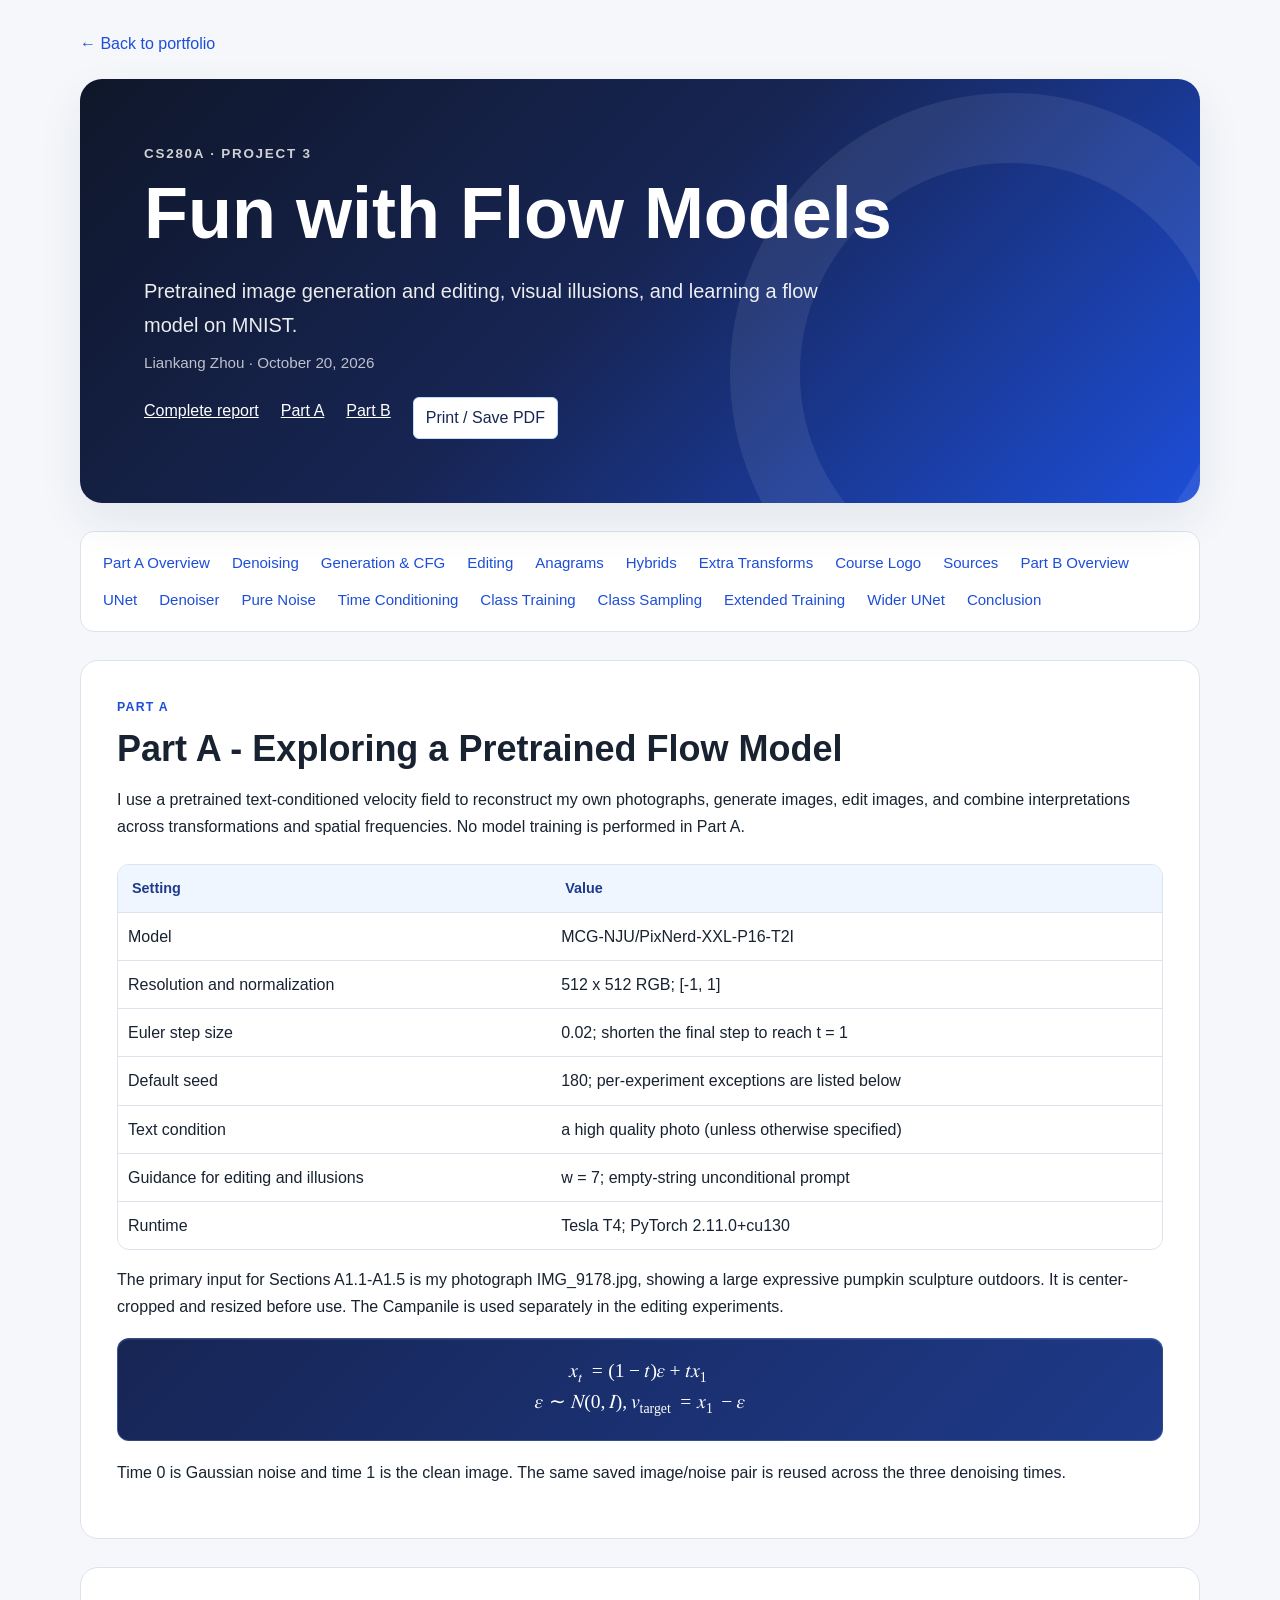
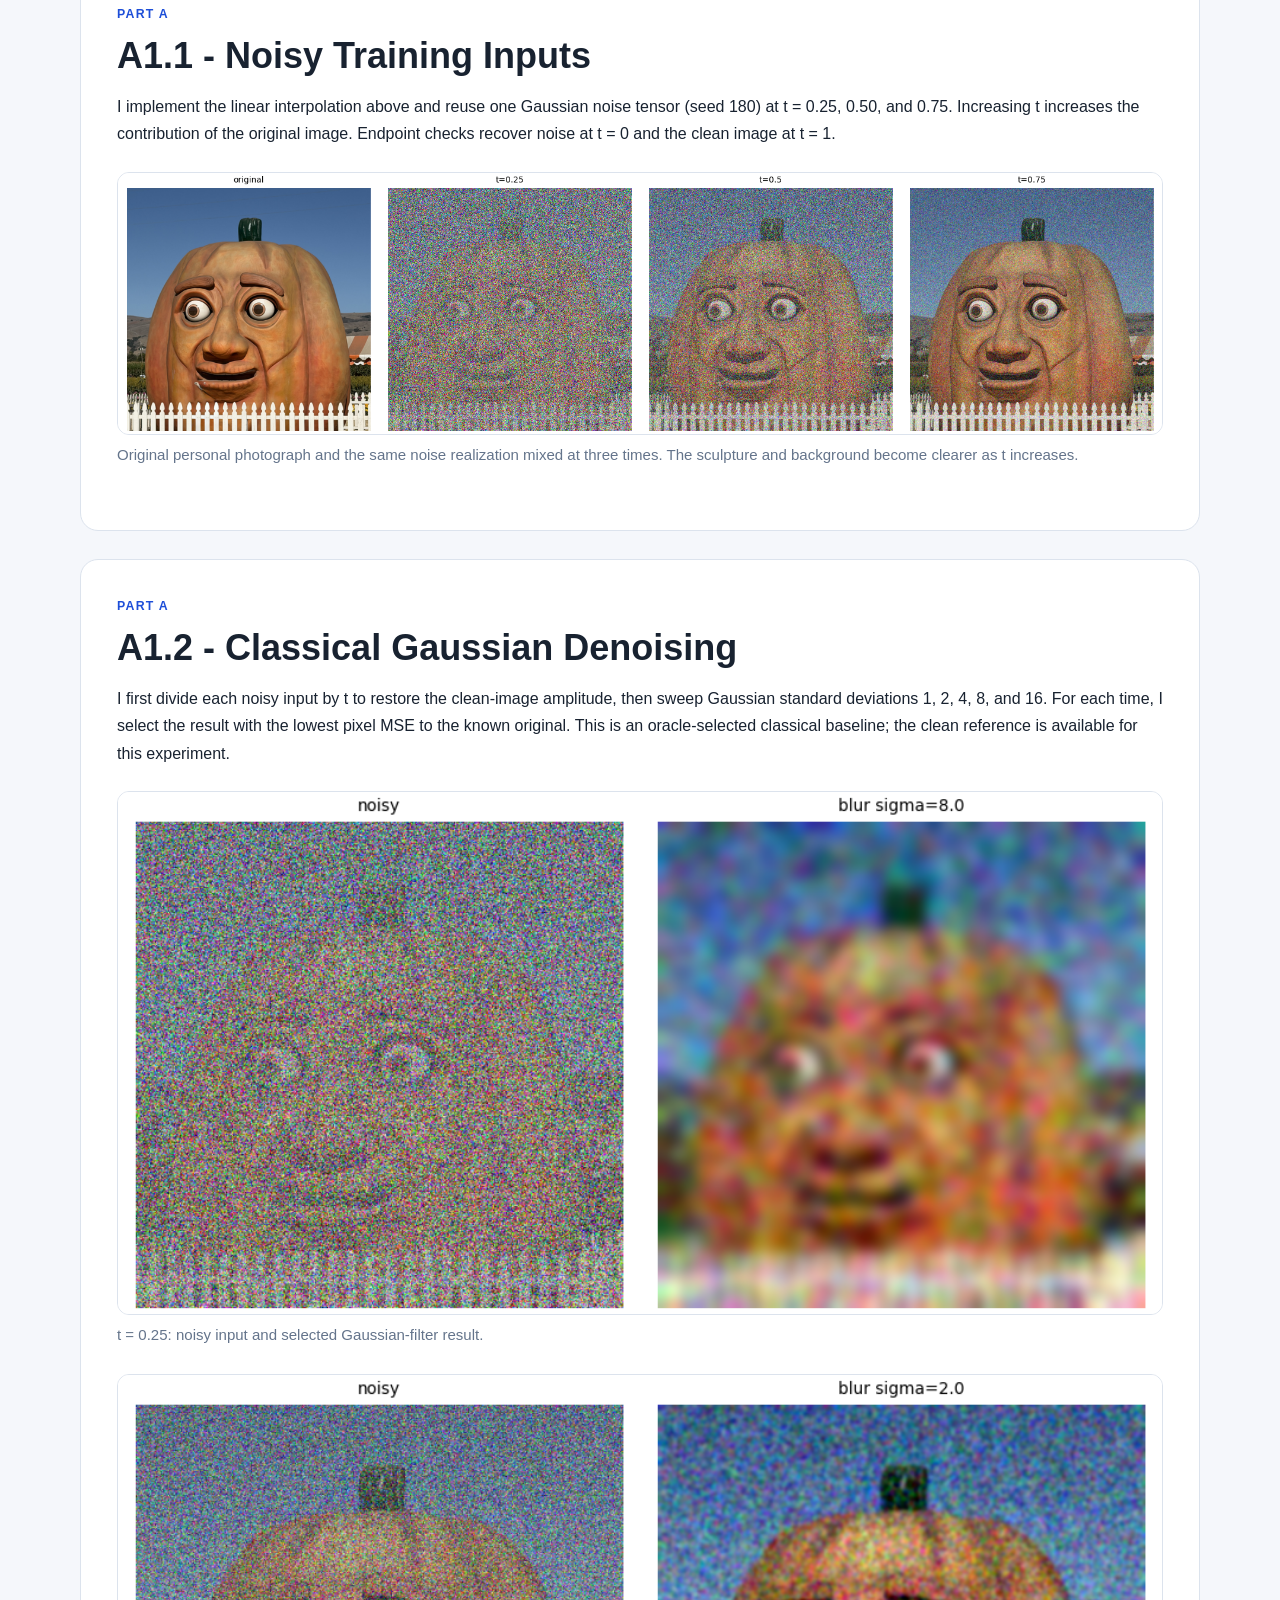
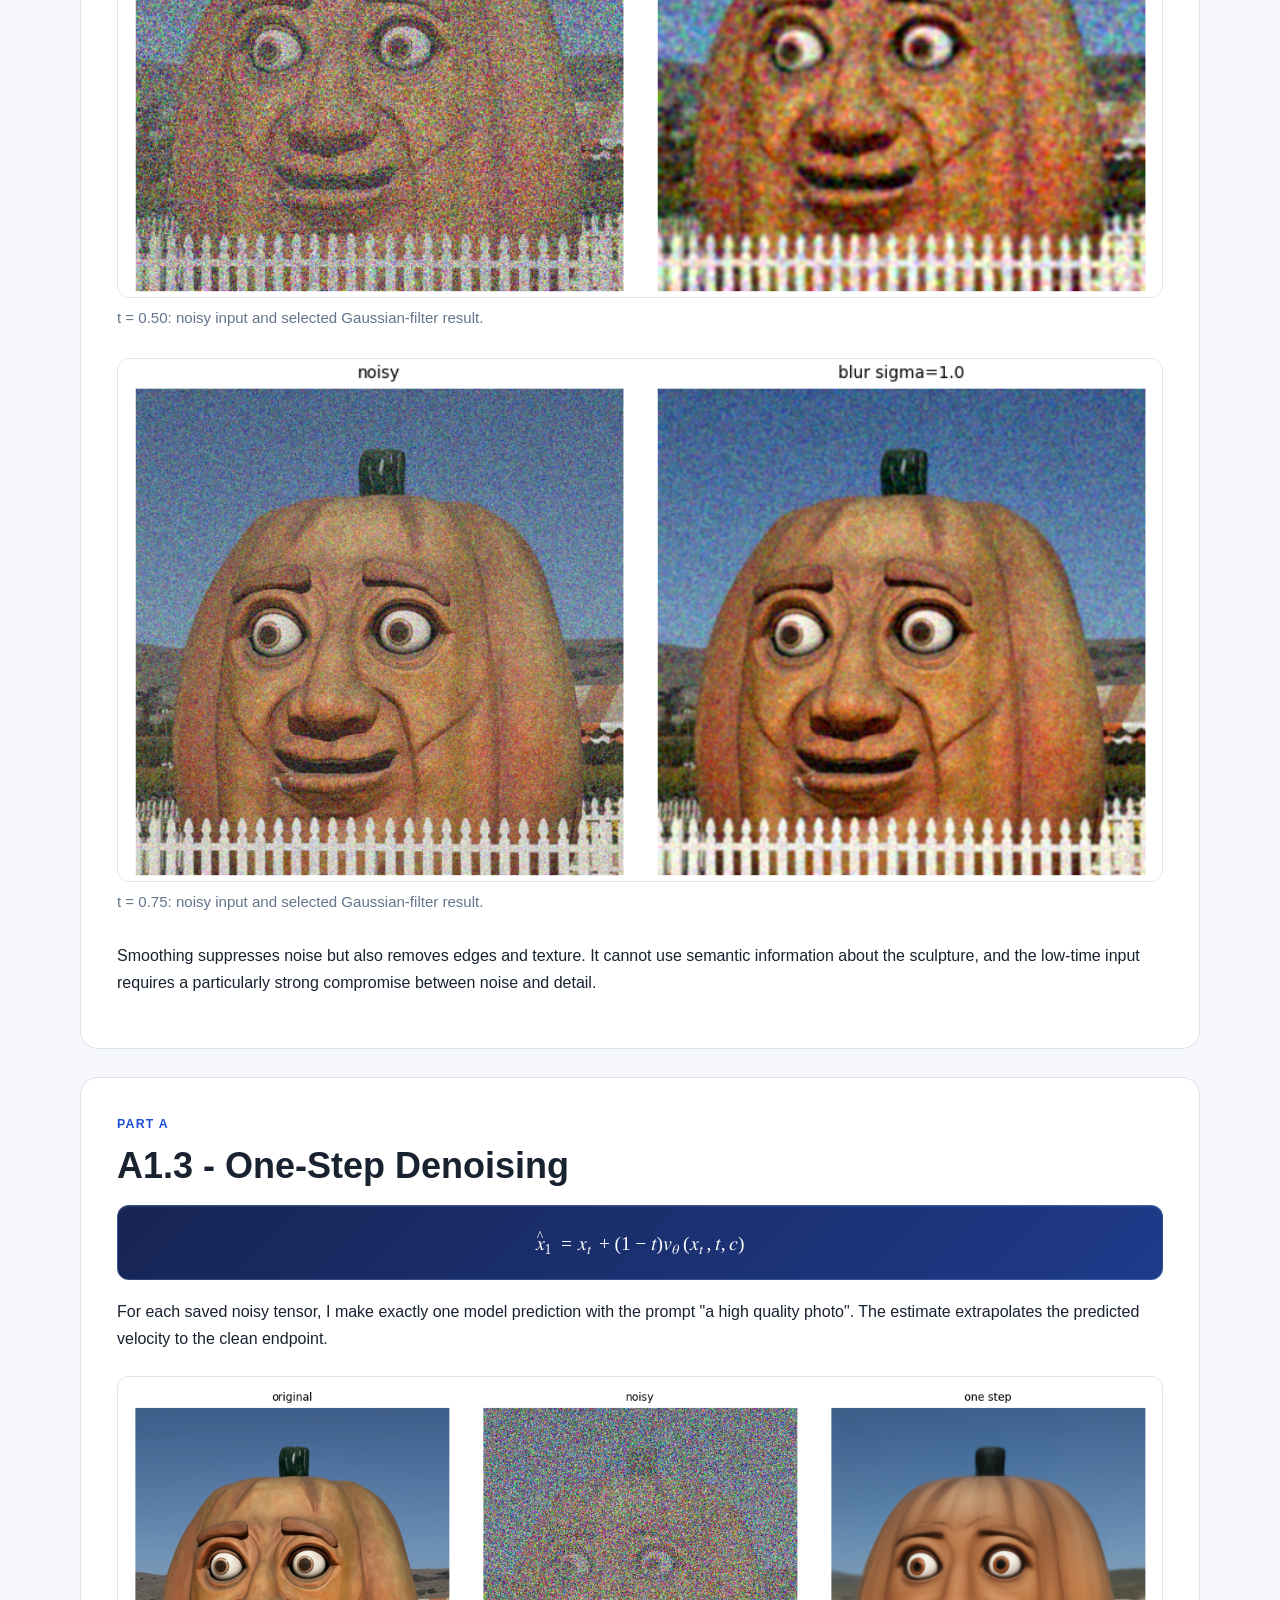
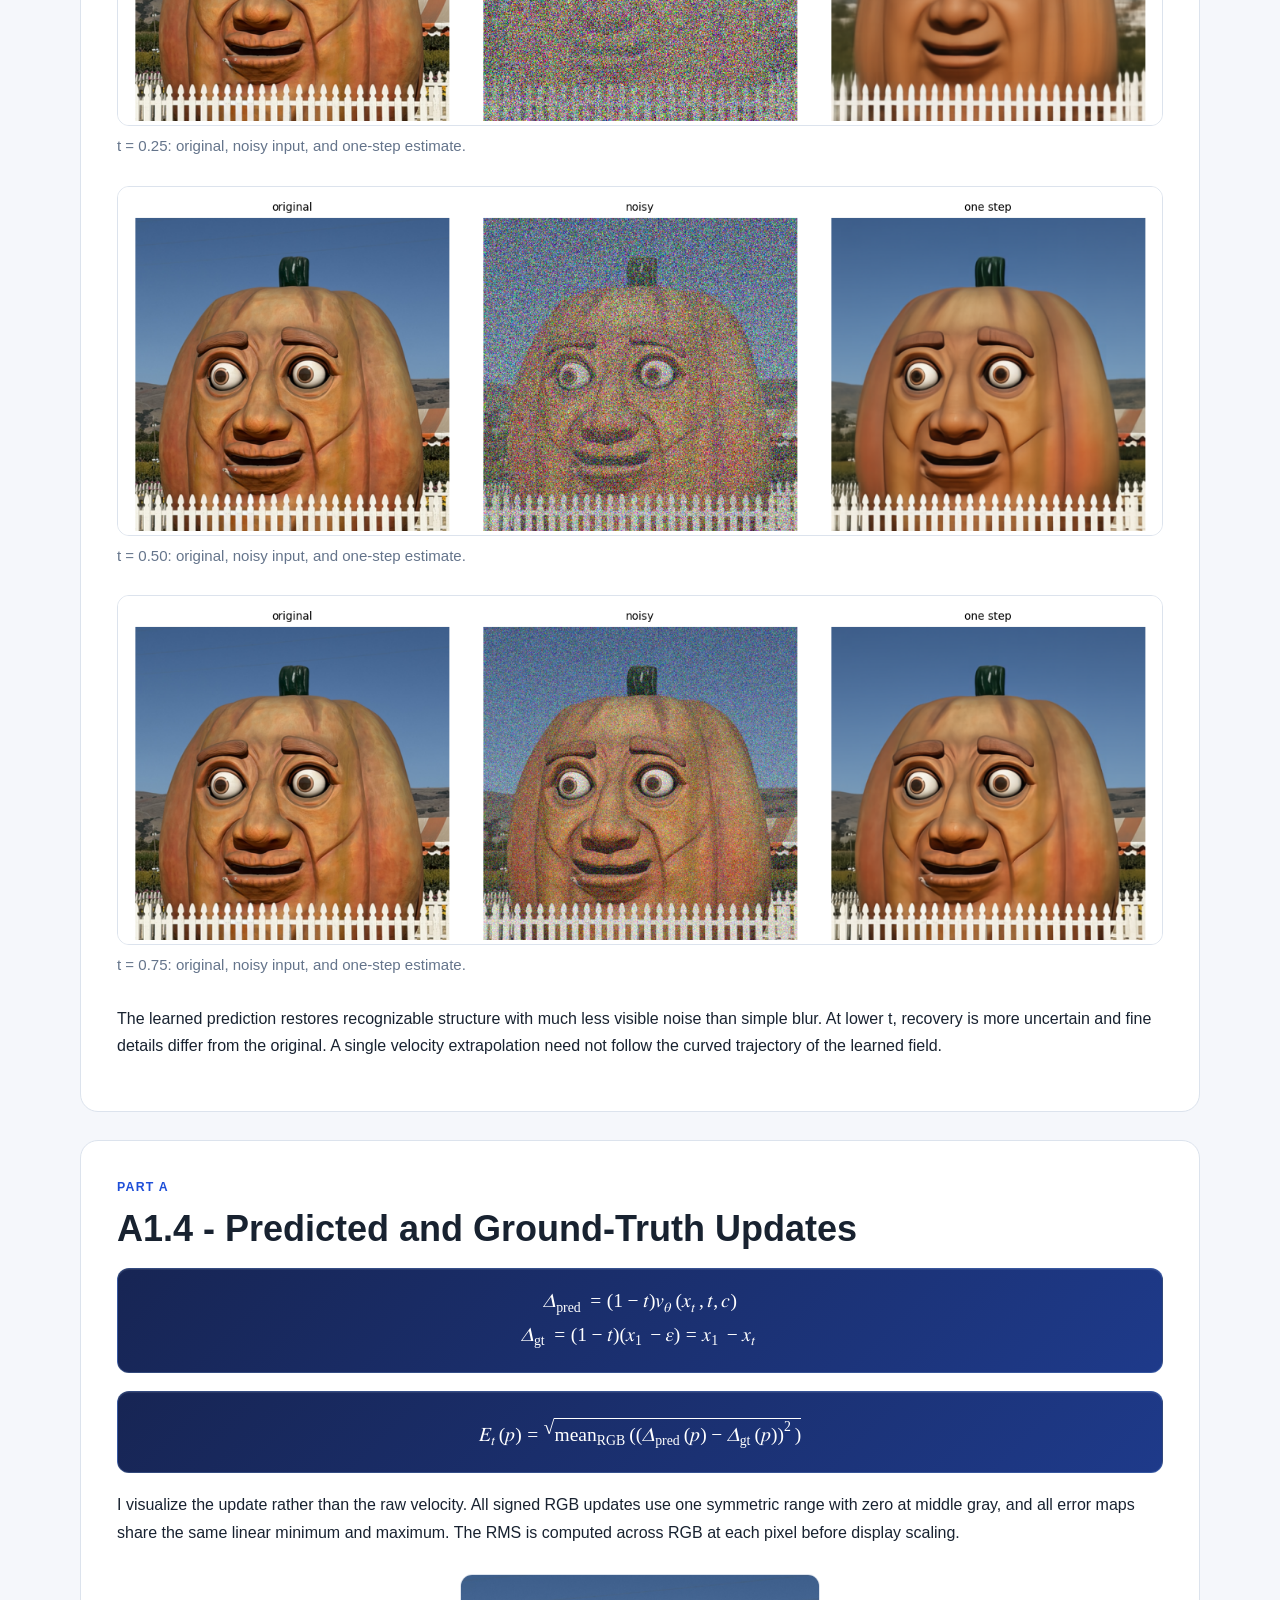
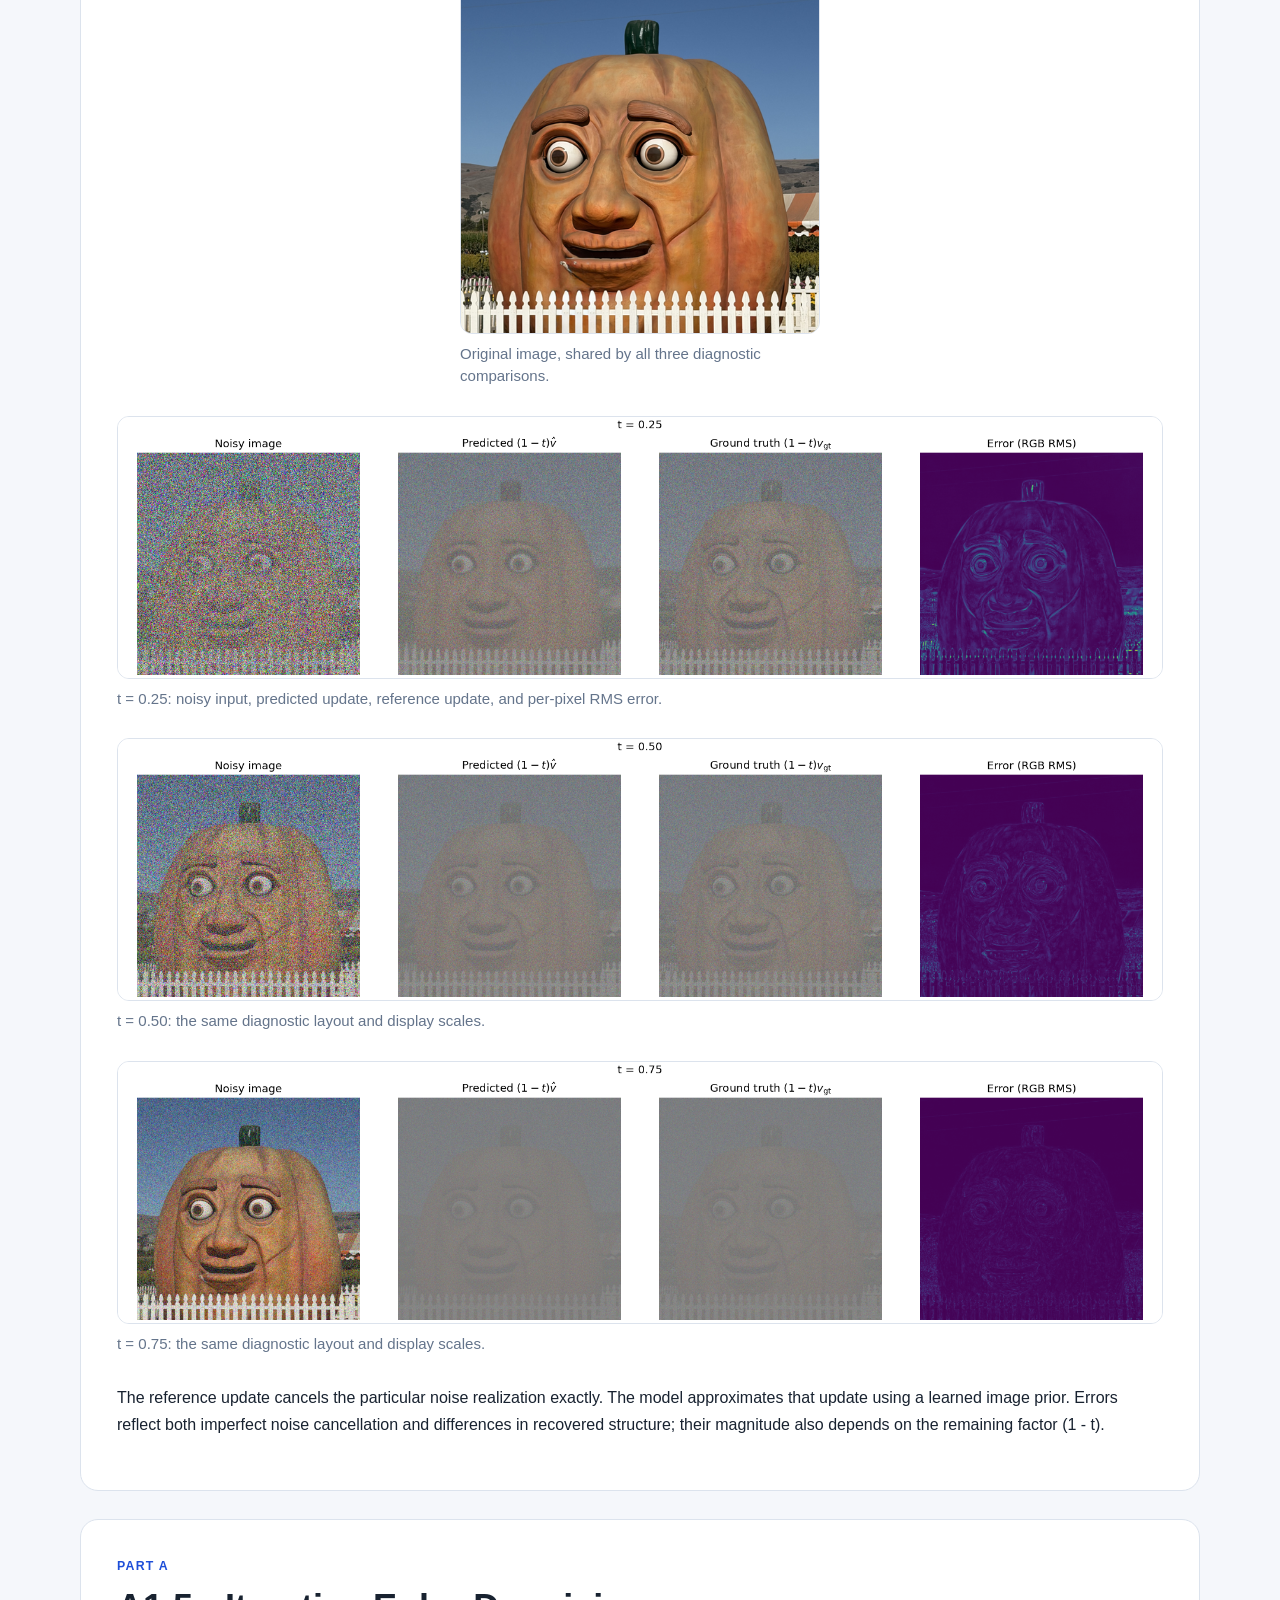
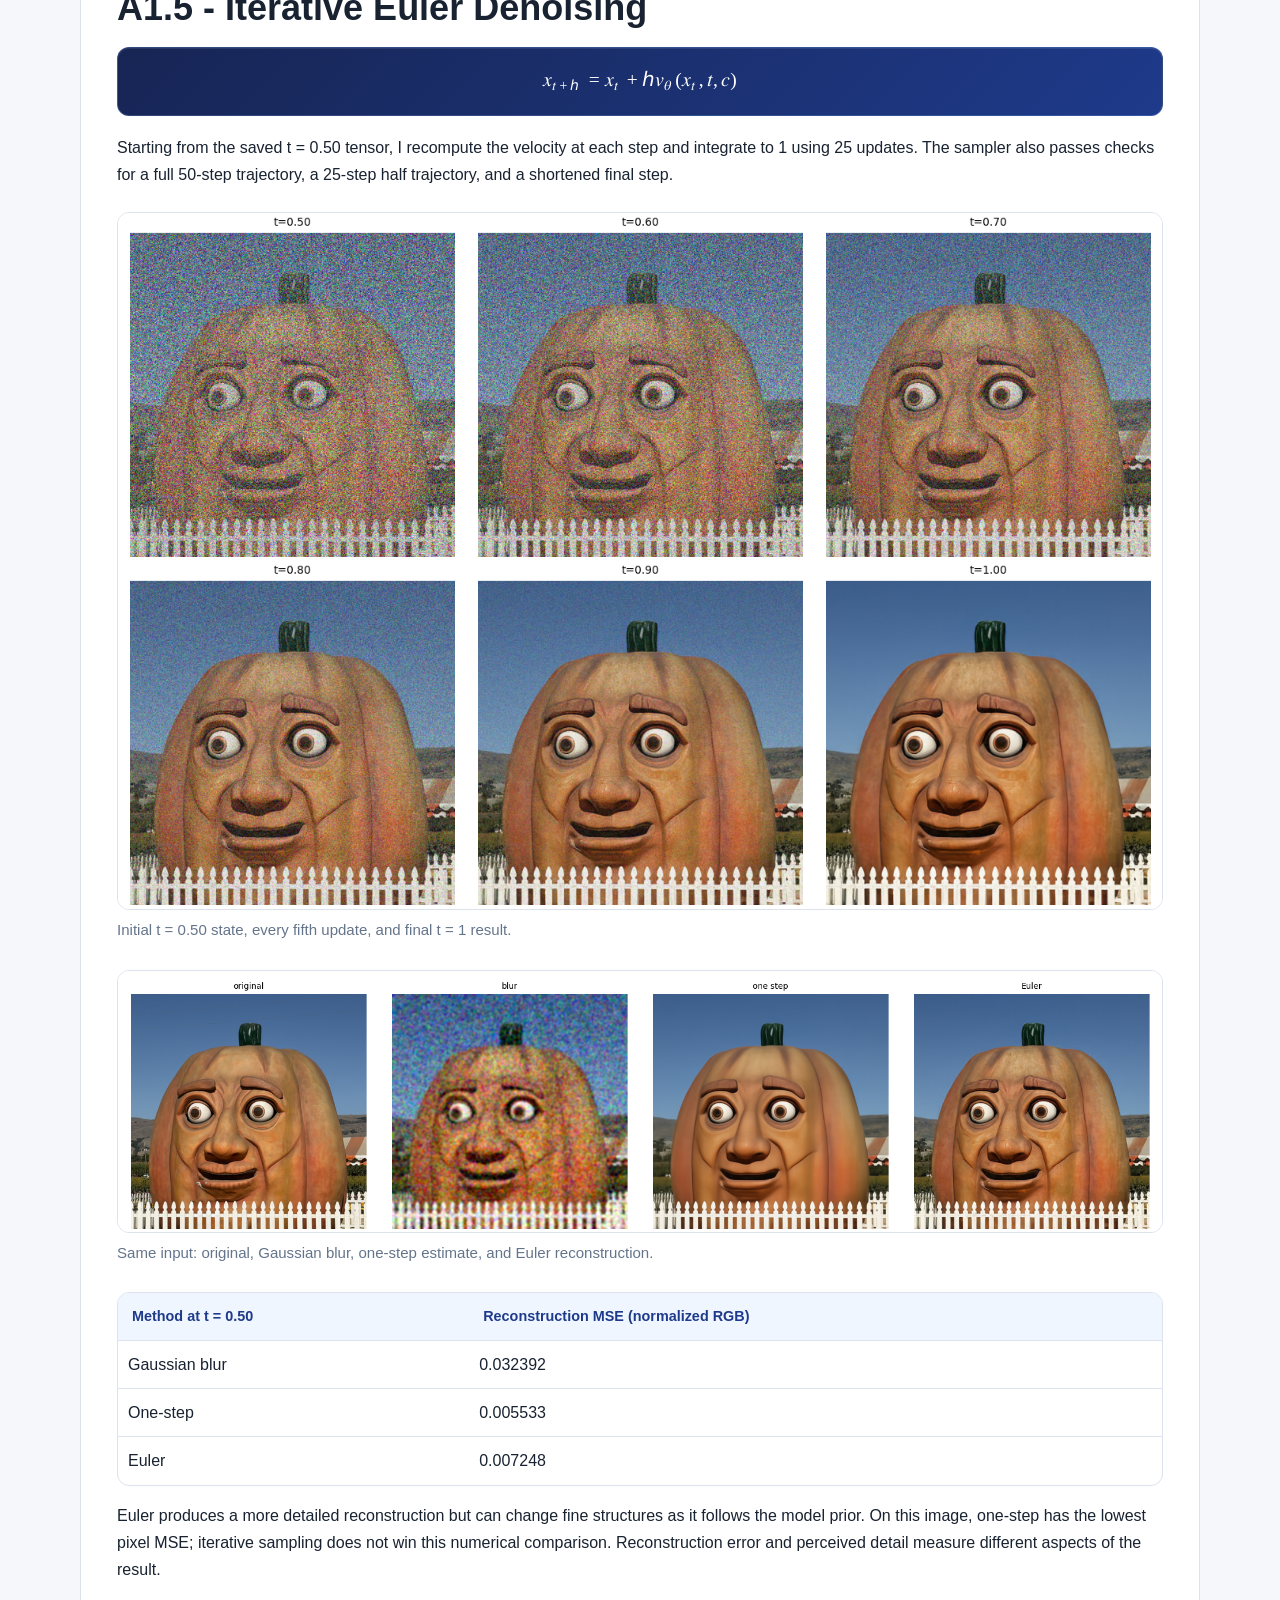
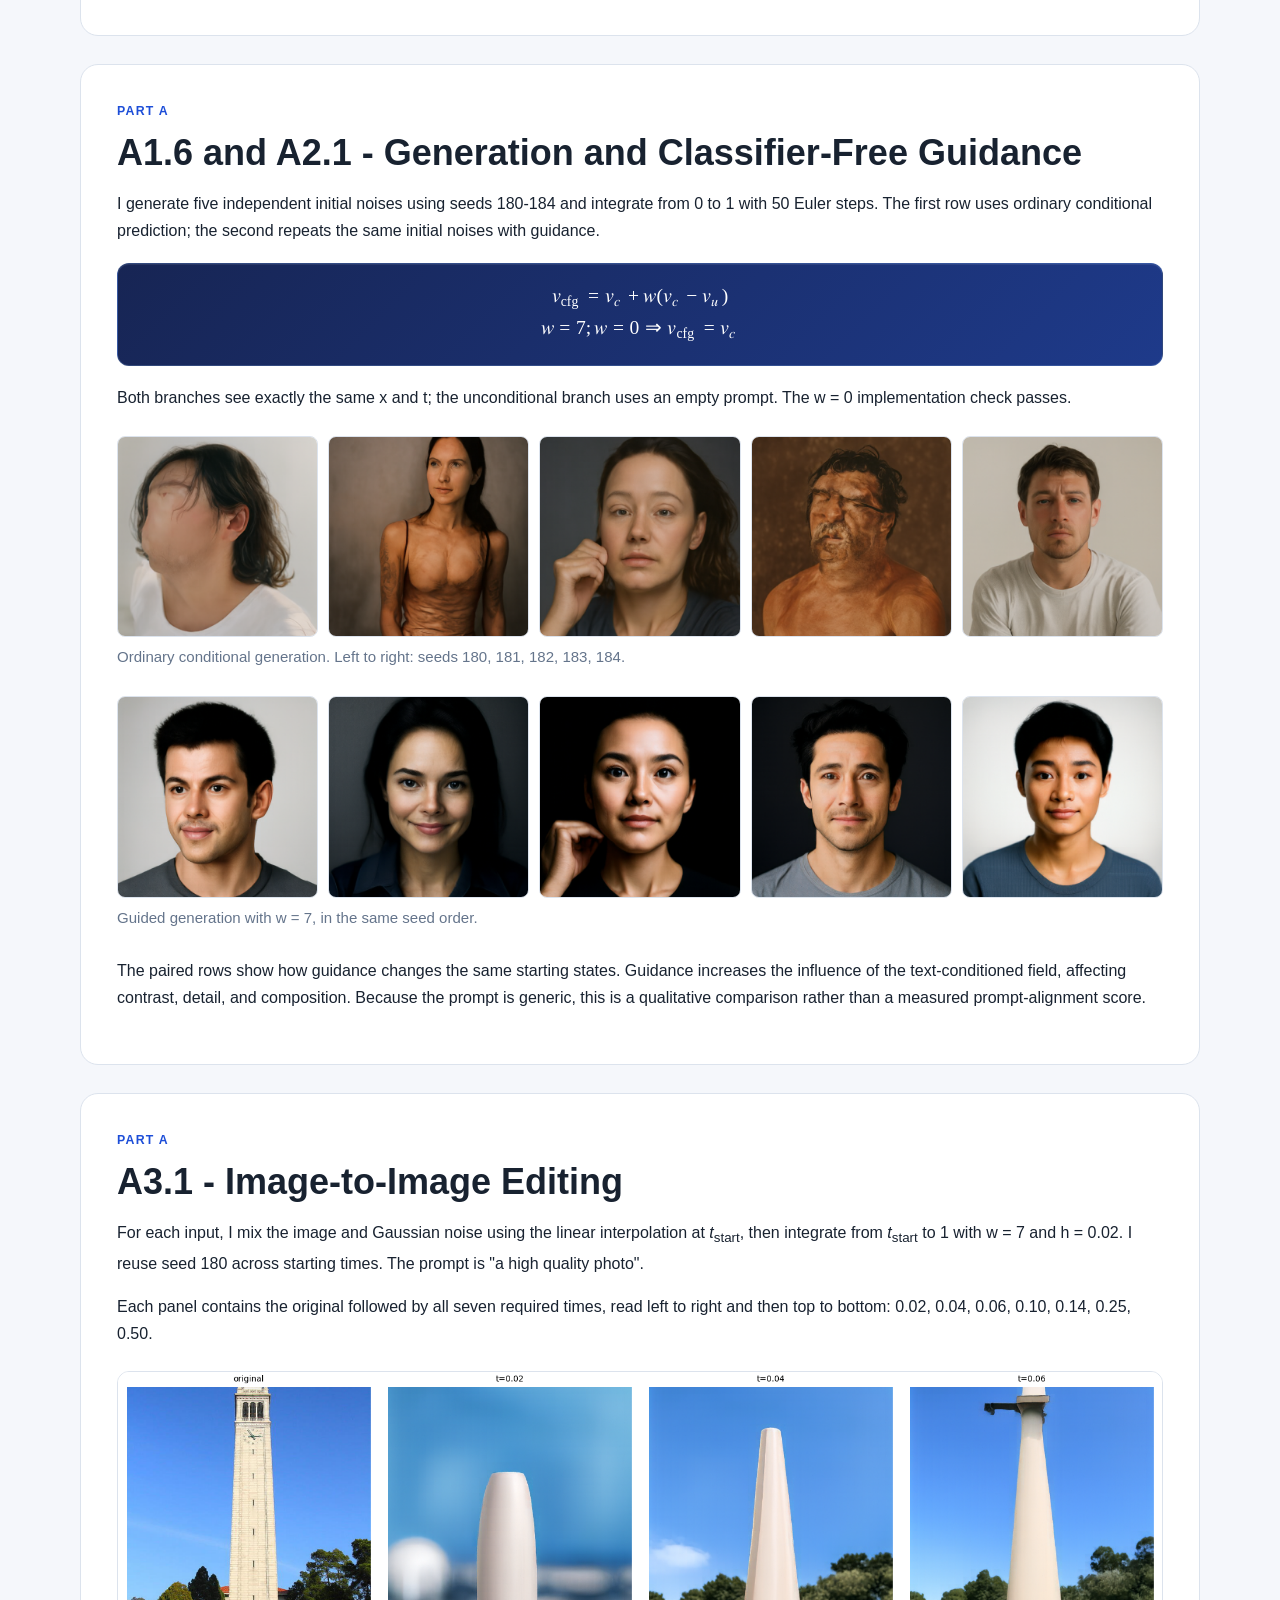
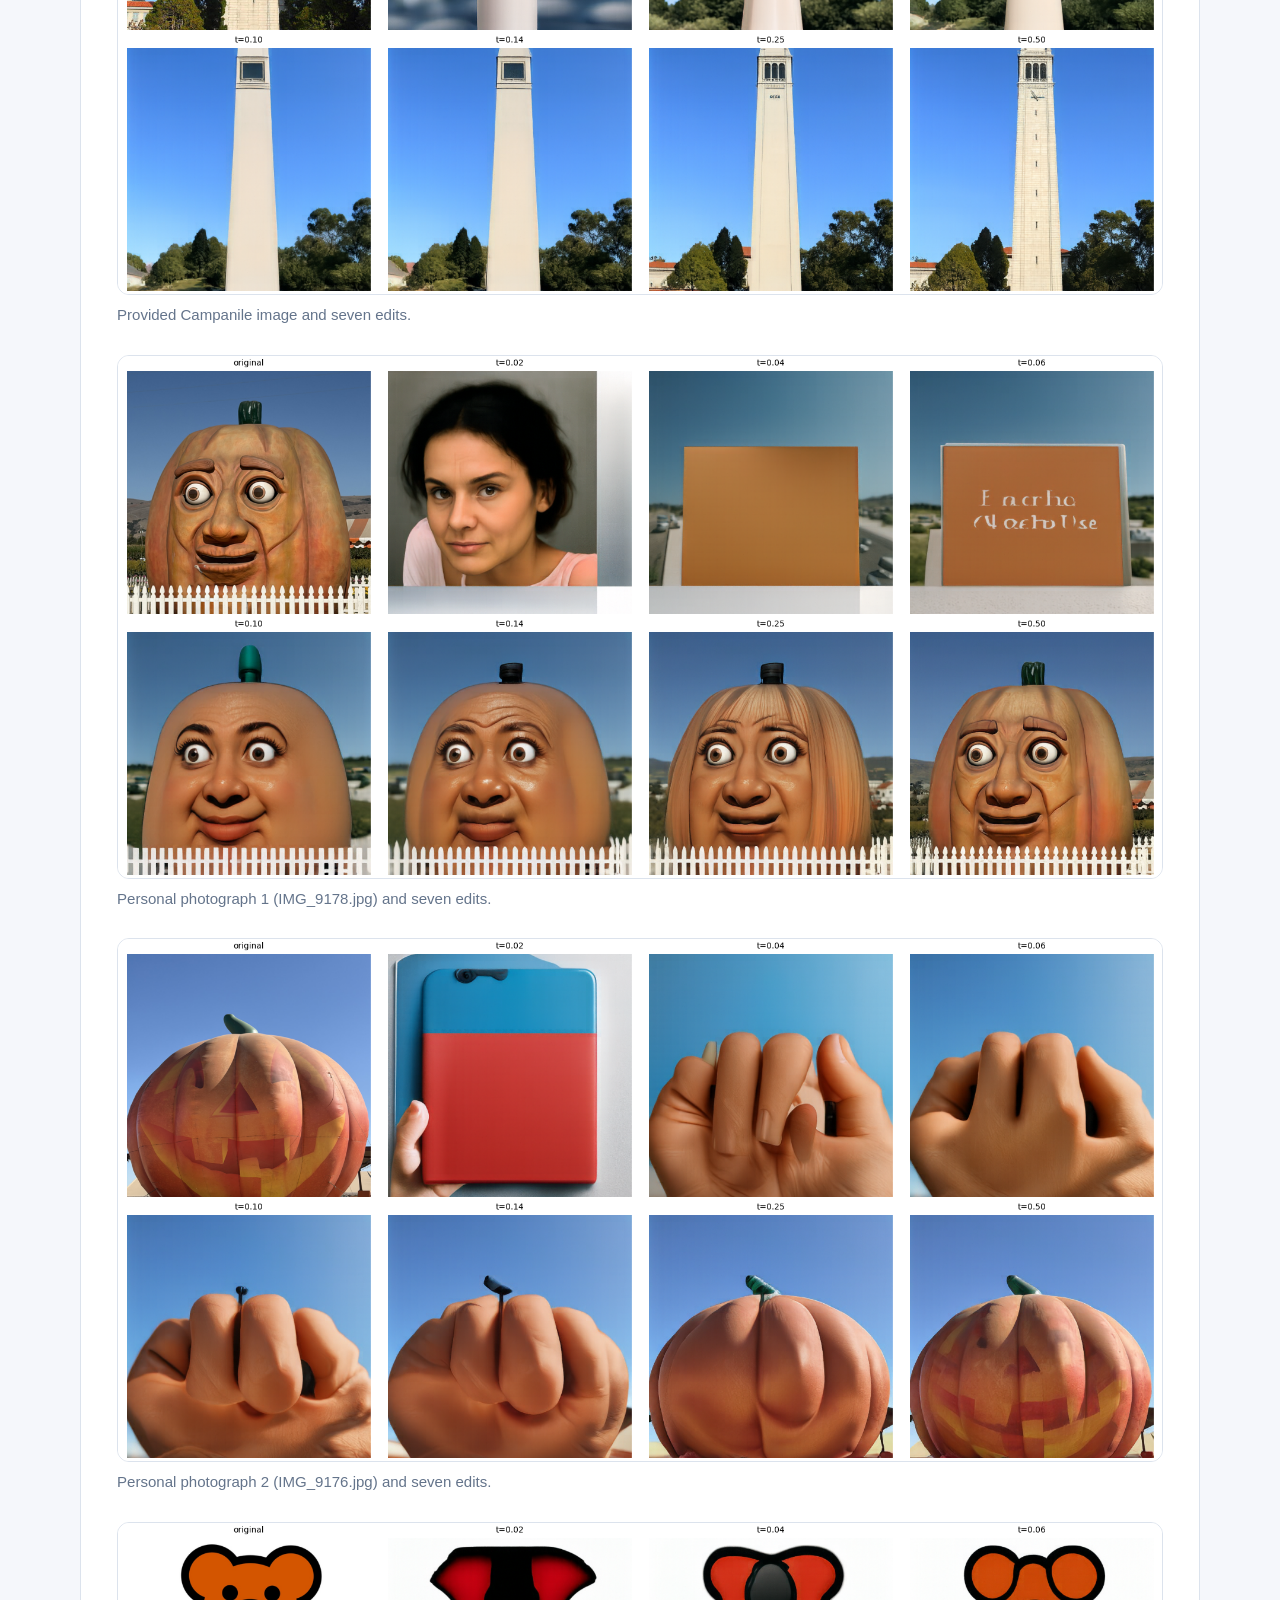
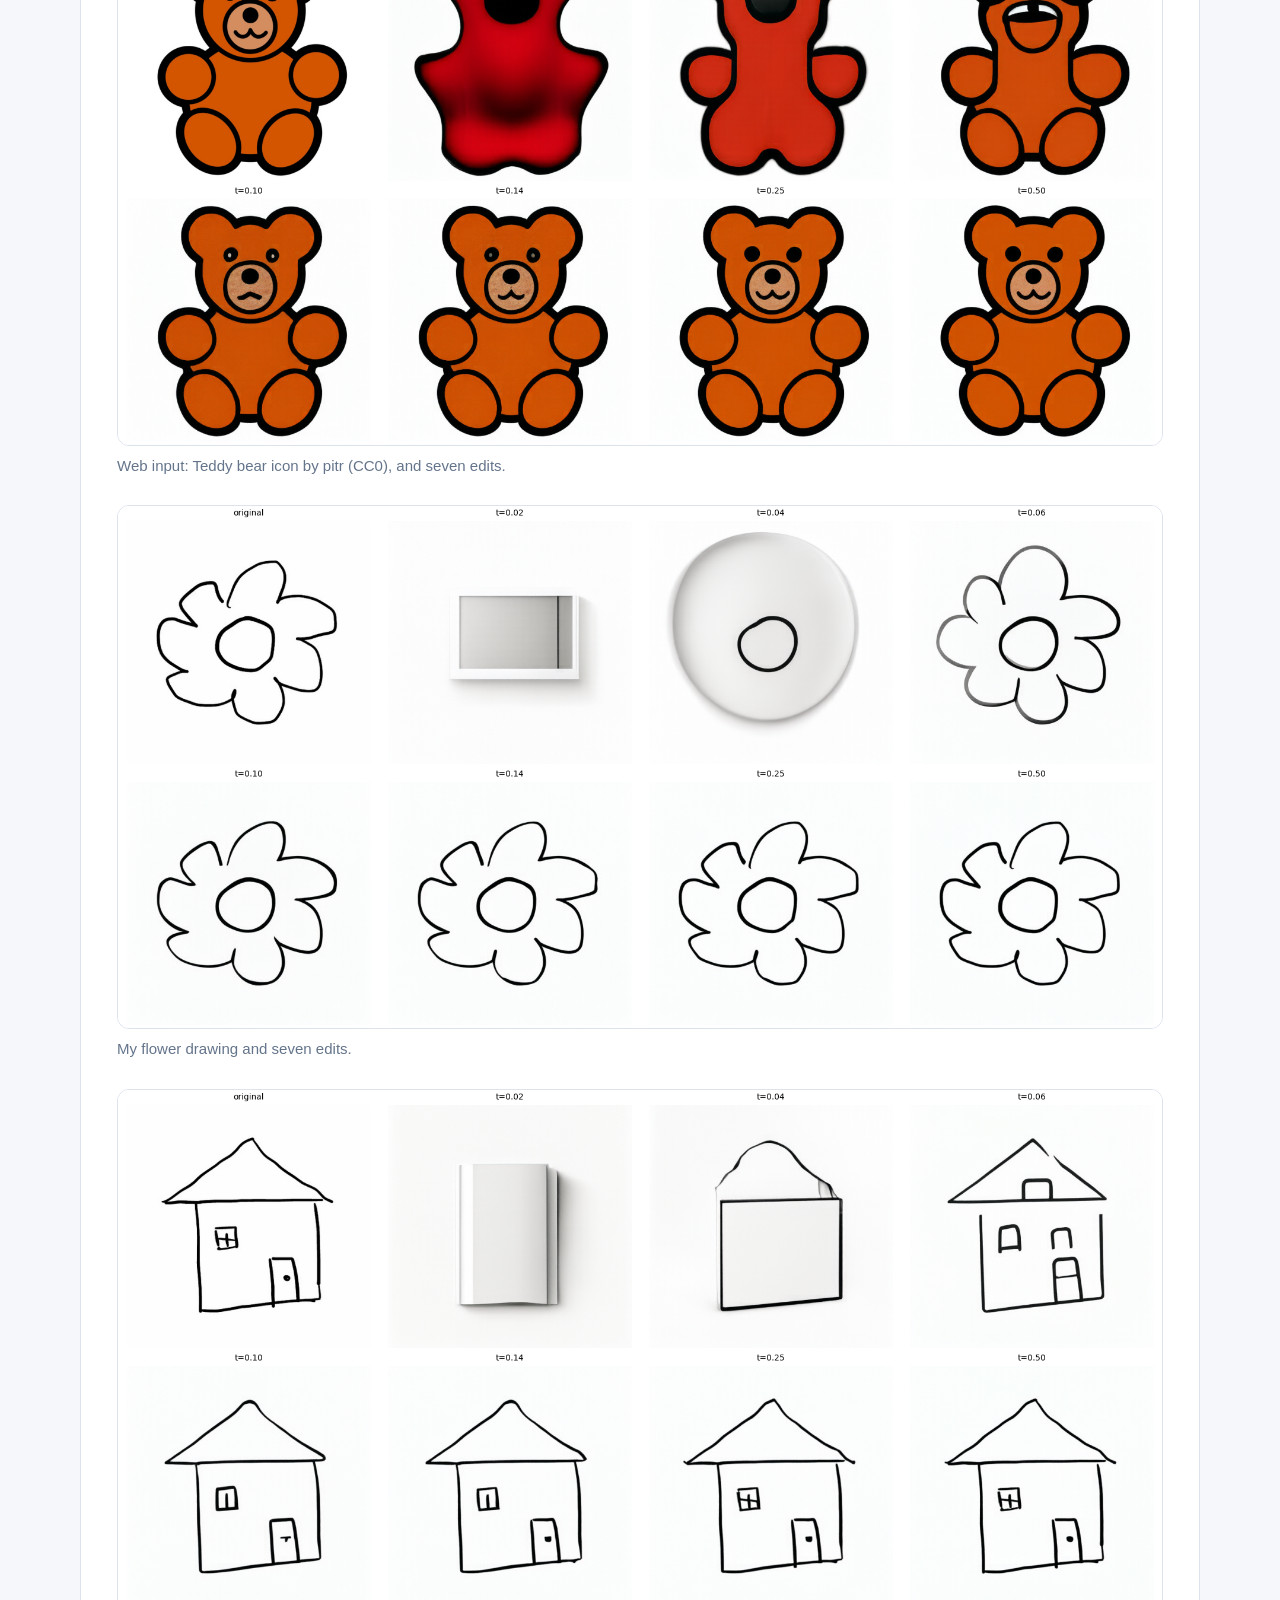
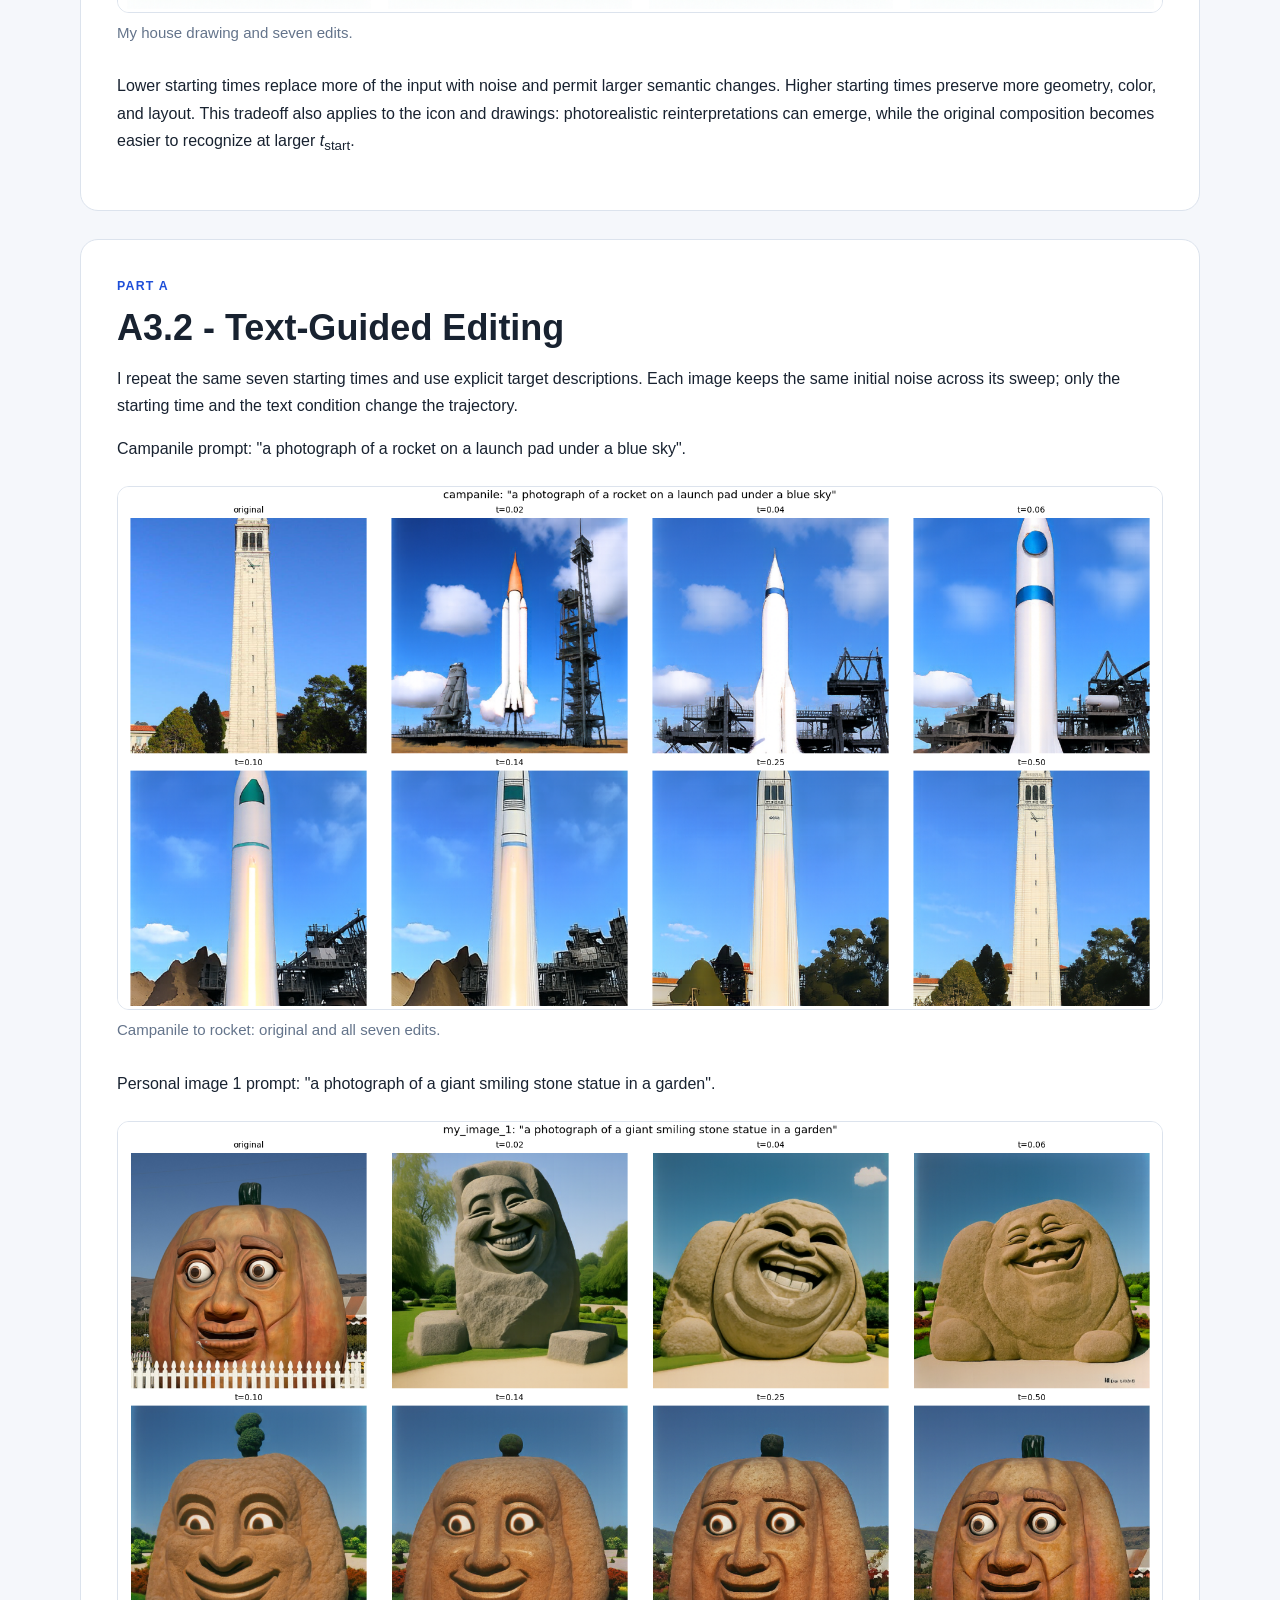
<file: 3/index.html>
<!DOCTYPE html><html lang="en"><head><meta charset="UTF-8"><meta name="viewport" content="width=device-width,initial-scale=1.0"><meta name="description" content="CS280A Project 3: pretrained flow models, visual anagrams, and flow matching from scratch, by Liankang Zhou."><title>Project 3 | Liankang Zhou</title><link rel="stylesheet" href="style.css"><script defer src="script.js"></script></head><body><a class="skip" href="#report">Skip to report</a><header class="site-header"><a class="back-link" href="https://liankangzhou.github.io/">&larr; Back to portfolio</a></header><main id="report"><div class="hero"><p class="eyebrow">CS280A · Project 3</p><h1>Fun with Flow Models</h1><p class="hero-subtitle">Pretrained image generation and editing, visual illusions, and learning a flow model on MNIST.</p><p class="hero-meta">Liankang Zhou · October 20, 2026</p><p class="print-title">Complete Project Report - Parts A and B</p><div class="report-links"><a href="index.html">Complete report</a><a href="parta.html">Part A</a><a href="partb.html">Part B</a><button type="button" class="print-button" id="print-report">Print / Save PDF</button></div></div><nav class="section-nav" aria-label="Project sections"><a href="#a-overview">Part A Overview</a><a href="#a-noising">Denoising</a><a href="#a-generation">Generation & CFG</a><a href="#a-edit">Editing</a><a href="#a-anagrams">Anagrams</a><a href="#a-hybrids">Hybrids</a><a href="#a-extra-transforms">Extra Transforms</a><a href="#a-logo">Course Logo</a><a href="#a-sources">Sources</a><a href="#b-overview">Part B Overview</a><a href="#b-unet">UNet</a><a href="#b-denoiser">Denoiser</a><a href="#b-pure-noise">Pure Noise</a><a href="#b-flow">Time Conditioning</a><a href="#b-class-training">Class Training</a><a href="#b-class-sampling">Class Sampling</a><a href="#b-extension">Extended Training</a><a href="#b-wide">Wider UNet</a><a href="#b-conclusion">Conclusion</a></nav><section id="a-overview"><div class="section-label">PART A</div><h2>Part A - Exploring a Pretrained Flow Model</h2><p>I use a pretrained text-conditioned velocity field to reconstruct my own photographs, generate images, edit images, and combine interpretations across transformations and spatial frequencies. No model training is performed in Part A.</p><div class="table-wrap"><table><thead><tr><th>Setting</th><th>Value</th></tr></thead><tbody><tr><td>Model</td><td>MCG-NJU/PixNerd-XXL-P16-T2I</td></tr><tr><td>Resolution and normalization</td><td>512 x 512 RGB; [-1, 1]</td></tr><tr><td>Euler step size</td><td>0.02; shorten the final step to reach t = 1</td></tr><tr><td>Default seed</td><td>180; per-experiment exceptions are listed below</td></tr><tr><td>Text condition</td><td>a high quality photo (unless otherwise specified)</td></tr><tr><td>Guidance for editing and illusions</td><td>w = 7; empty-string unconditional prompt</td></tr><tr><td>Runtime</td><td>Tesla T4; PyTorch 2.11.0+cu130</td></tr></tbody></table></div><p>The primary input for Sections A1.1-A1.5 is my photograph IMG_9178.jpg, showing a large expressive pumpkin sculpture outdoors. It is center-cropped and resized before use. The Campanile is used separately in the editing experiments.</p><div class="equation" id="equation-01"><math xmlns="http://www.w3.org/1998/Math/MathML" display="block" aria-label="x_t = (1 - t) epsilon + t x_1;  epsilon ~ N(0, I);  v_target = x_1 - epsilon."><mrow><msub><mi>x</mi><mi>t</mi></msub><mo>=</mo><mrow><mo>(</mo><mrow><mn>1</mn><mo>−</mo><mi>t</mi></mrow><mo>)</mo></mrow><mi>ε</mi><mo>+</mo><mi>t</mi><msub><mi>x</mi><mn>1</mn></msub></mrow></math><math xmlns="http://www.w3.org/1998/Math/MathML" display="block" aria-label="x_t = (1 - t) epsilon + t x_1;  epsilon ~ N(0, I);  v_target = x_1 - epsilon."><mrow><mi>ε</mi><mo>∼</mo><mi mathvariant="script">N</mi><mrow><mo>(</mo><mrow><mn>0</mn><mo>,</mo><mi>I</mi></mrow><mo>)</mo></mrow><mo>,</mo><msub><mi>v</mi><mtext>target</mtext></msub><mo>=</mo><msub><mi>x</mi><mn>1</mn></msub><mo>−</mo><mi>ε</mi></mrow></math></div><p>Time 0 is Gaussian noise and time 1 is the clean image. The same saved image/noise pair is reused across the three denoising times.</p></section><section id="a-noising"><div class="section-label">PART A</div><h2>A1.1 - Noisy Training Inputs</h2><p>I implement the linear interpolation above and reuse one Gaussian noise tensor (seed 180) at t = 0.25, 0.50, and 0.75. Increasing t increases the contribution of the original image. Endpoint checks recover noise at t = 0 and the clean image at t = 1.</p><figure class="wide-figure "><a href="assets/a/training_inputs.png" target="_blank" rel="noopener" aria-label="Open full-size figure: Original personal photograph and the same noise realization mixed at three times. The sculpture and background become clearer as t increases."><img src="assets/a/training_inputs.png" alt="Original personal photograph and the same noise realization mixed at three times. The sculpture and background become clearer as t increases." loading="lazy" decoding="async"  width="1760" height="440"></a><figcaption>Original personal photograph and the same noise realization mixed at three times. The sculpture and background become clearer as t increases.</figcaption></figure></section><section id="a-blur"><div class="section-label">PART A</div><h2>A1.2 - Classical Gaussian Denoising</h2><p>I first divide each noisy input by t to restore the clean-image amplitude, then sweep Gaussian standard deviations 1, 2, 4, 8, and 16. For each time, I select the result with the lowest pixel MSE to the known original. This is an oracle-selected classical baseline; the clean reference is available for this experiment.</p><figure class="wide-figure "><a href="assets/a/blur_0.25.png" target="_blank" rel="noopener" aria-label="Open full-size figure: t = 0.25: noisy input and selected Gaussian-filter result."><img src="assets/a/blur_0.25.png" alt="t = 0.25: noisy input and selected Gaussian-filter result." loading="lazy" decoding="async"  width="880" height="440"></a><figcaption>t = 0.25: noisy input and selected Gaussian-filter result.</figcaption></figure><figure class="wide-figure "><a href="assets/a/blur_0.5.png" target="_blank" rel="noopener" aria-label="Open full-size figure: t = 0.50: noisy input and selected Gaussian-filter result."><img src="assets/a/blur_0.5.png" alt="t = 0.50: noisy input and selected Gaussian-filter result." loading="lazy" decoding="async"  width="880" height="440"></a><figcaption>t = 0.50: noisy input and selected Gaussian-filter result.</figcaption></figure><figure class="wide-figure "><a href="assets/a/blur_0.75.png" target="_blank" rel="noopener" aria-label="Open full-size figure: t = 0.75: noisy input and selected Gaussian-filter result."><img src="assets/a/blur_0.75.png" alt="t = 0.75: noisy input and selected Gaussian-filter result." loading="lazy" decoding="async"  width="880" height="440"></a><figcaption>t = 0.75: noisy input and selected Gaussian-filter result.</figcaption></figure><p>Smoothing suppresses noise but also removes edges and texture. It cannot use semantic information about the sculpture, and the low-time input requires a particularly strong compromise between noise and detail.</p></section><section id="a-one-step"><div class="section-label">PART A</div><h2>A1.3 - One-Step Denoising</h2><div class="equation" id="equation-02"><math xmlns="http://www.w3.org/1998/Math/MathML" display="block" aria-label="x_hat_1 = x_t + (1 - t) v_theta(x_t, t, c)."><mrow><msub><mover><mi>x</mi><mo>^</mo></mover><mn>1</mn></msub><mo>=</mo><msub><mi>x</mi><mi>t</mi></msub><mo>+</mo><mrow><mo>(</mo><mrow><mn>1</mn><mo>−</mo><mi>t</mi></mrow><mo>)</mo></mrow><msub><mi>v</mi><mi>θ</mi></msub><mrow><mo>(</mo><mrow><msub><mi>x</mi><mi>t</mi></msub><mo>,</mo><mi>t</mi><mo>,</mo><mi>c</mi></mrow><mo>)</mo></mrow></mrow></math></div><p>For each saved noisy tensor, I make exactly one model prediction with the prompt &quot;a high quality photo&quot;. The estimate extrapolates the predicted velocity to the clean endpoint.</p><figure class="wide-figure "><a href="assets/a/one_step_0.25.png" target="_blank" rel="noopener" aria-label="Open full-size figure: t = 0.25: original, noisy input, and one-step estimate."><img src="assets/a/one_step_0.25.png" alt="t = 0.25: original, noisy input, and one-step estimate." loading="lazy" decoding="async"  width="1320" height="440"></a><figcaption>t = 0.25: original, noisy input, and one-step estimate.</figcaption></figure><figure class="wide-figure "><a href="assets/a/one_step_0.5.png" target="_blank" rel="noopener" aria-label="Open full-size figure: t = 0.50: original, noisy input, and one-step estimate."><img src="assets/a/one_step_0.5.png" alt="t = 0.50: original, noisy input, and one-step estimate." loading="lazy" decoding="async"  width="1320" height="440"></a><figcaption>t = 0.50: original, noisy input, and one-step estimate.</figcaption></figure><figure class="wide-figure "><a href="assets/a/one_step_0.75.png" target="_blank" rel="noopener" aria-label="Open full-size figure: t = 0.75: original, noisy input, and one-step estimate."><img src="assets/a/one_step_0.75.png" alt="t = 0.75: original, noisy input, and one-step estimate." loading="lazy" decoding="async"  width="1320" height="440"></a><figcaption>t = 0.75: original, noisy input, and one-step estimate.</figcaption></figure><p>The learned prediction restores recognizable structure with much less visible noise than simple blur. At lower t, recovery is more uncertain and fine details differ from the original. A single velocity extrapolation need not follow the curved trajectory of the learned field.</p></section><section id="a-velocity"><div class="section-label">PART A</div><h2>A1.4 - Predicted and Ground-Truth Updates</h2><div class="equation" id="equation-03"><math xmlns="http://www.w3.org/1998/Math/MathML" display="block" aria-label="Delta_pred = (1 - t) v_theta;  Delta_gt = (1 - t)(x_1 - epsilon) = x_1 - x_t."><mrow><msub><mi>Δ</mi><mtext>pred</mtext></msub><mo>=</mo><mrow><mo>(</mo><mrow><mn>1</mn><mo>−</mo><mi>t</mi></mrow><mo>)</mo></mrow><msub><mi>v</mi><mi>θ</mi></msub><mrow><mo>(</mo><mrow><msub><mi>x</mi><mi>t</mi></msub><mo>,</mo><mi>t</mi><mo>,</mo><mi>c</mi></mrow><mo>)</mo></mrow></mrow></math><math xmlns="http://www.w3.org/1998/Math/MathML" display="block" aria-label="Delta_pred = (1 - t) v_theta;  Delta_gt = (1 - t)(x_1 - epsilon) = x_1 - x_t."><mrow><msub><mi>Δ</mi><mtext>gt</mtext></msub><mo>=</mo><mrow><mo>(</mo><mrow><mn>1</mn><mo>−</mo><mi>t</mi></mrow><mo>)</mo></mrow><mrow><mo>(</mo><mrow><msub><mi>x</mi><mn>1</mn></msub><mo>−</mo><mi>ε</mi></mrow><mo>)</mo></mrow><mo>=</mo><msub><mi>x</mi><mn>1</mn></msub><mo>−</mo><msub><mi>x</mi><mi>t</mi></msub></mrow></math></div><div class="equation" id="equation-04"><math xmlns="http://www.w3.org/1998/Math/MathML" display="block" aria-label="E_t(pixel) = sqrt(mean_RGB((Delta_pred - Delta_gt)^2))."><mrow><msub><mi>E</mi><mi>t</mi></msub><mrow><mo>(</mo><mrow><mi>p</mi></mrow><mo>)</mo></mrow><mo>=</mo><msqrt><msub><mtext>mean</mtext><mtext>RGB</mtext></msub><mrow><mo>(</mo><mrow><msup><mrow><mo>(</mo><mrow><msub><mi>Δ</mi><mtext>pred</mtext></msub><mrow><mo>(</mo><mrow><mi>p</mi></mrow><mo>)</mo></mrow><mo>−</mo><msub><mi>Δ</mi><mtext>gt</mtext></msub><mrow><mo>(</mo><mrow><mi>p</mi></mrow><mo>)</mo></mrow></mrow><mo>)</mo></mrow><mn>2</mn></msup></mrow><mo>)</mo></mrow></msqrt></mrow></math></div><p>I visualize the update rather than the raw velocity. All signed RGB updates use one symmetric range with zero at middle gray, and all error maps share the same linear minimum and maximum. The RMS is computed across RGB at each pixel before display scaling.</p><figure class="wide-figure small-figure"><a href="assets/a/velocity_original.png" target="_blank" rel="noopener" aria-label="Open full-size figure: Original image, shared by all three diagnostic comparisons."><img src="assets/a/velocity_original.png" alt="Original image, shared by all three diagnostic comparisons." loading="lazy" decoding="async"  width="512" height="512"></a><figcaption>Original image, shared by all three diagnostic comparisons.</figcaption></figure><figure class="wide-figure "><a href="assets/a/velocity_0.25.png" target="_blank" rel="noopener" aria-label="Open full-size figure: t = 0.25: noisy input, predicted update, reference update, and per-pixel RMS error."><img src="assets/a/velocity_0.25.png" alt="t = 0.25: noisy input, predicted update, reference update, and per-pixel RMS error." loading="lazy" decoding="async"  width="1760" height="440"></a><figcaption>t = 0.25: noisy input, predicted update, reference update, and per-pixel RMS error.</figcaption></figure><figure class="wide-figure "><a href="assets/a/velocity_0.50.png" target="_blank" rel="noopener" aria-label="Open full-size figure: t = 0.50: the same diagnostic layout and display scales."><img src="assets/a/velocity_0.50.png" alt="t = 0.50: the same diagnostic layout and display scales." loading="lazy" decoding="async"  width="1760" height="440"></a><figcaption>t = 0.50: the same diagnostic layout and display scales.</figcaption></figure><figure class="wide-figure "><a href="assets/a/velocity_0.75.png" target="_blank" rel="noopener" aria-label="Open full-size figure: t = 0.75: the same diagnostic layout and display scales."><img src="assets/a/velocity_0.75.png" alt="t = 0.75: the same diagnostic layout and display scales." loading="lazy" decoding="async"  width="1760" height="440"></a><figcaption>t = 0.75: the same diagnostic layout and display scales.</figcaption></figure><p>The reference update cancels the particular noise realization exactly. The model approximates that update using a learned image prior. Errors reflect both imperfect noise cancellation and differences in recovered structure; their magnitude also depends on the remaining factor (1 - t).</p></section><section id="a-euler"><div class="section-label">PART A</div><h2>A1.5 - Iterative Euler Denoising</h2><div class="equation" id="equation-05"><math xmlns="http://www.w3.org/1998/Math/MathML" display="block" aria-label="x_(t+h) = x_t + h v_theta(x_t, t, c)."><mrow><msub><mi>x</mi><mrow><mi>t</mi><mo>+</mo><mi>h</mi></mrow></msub><mo>=</mo><msub><mi>x</mi><mi>t</mi></msub><mo>+</mo><mi>h</mi><msub><mi>v</mi><mi>θ</mi></msub><mrow><mo>(</mo><mrow><msub><mi>x</mi><mi>t</mi></msub><mo>,</mo><mi>t</mi><mo>,</mo><mi>c</mi></mrow><mo>)</mo></mrow></mrow></math></div><p>Starting from the saved t = 0.50 tensor, I recompute the velocity at each step and integrate to 1 using 25 updates. The sampler also passes checks for a full 50-step trajectory, a 25-step half trajectory, and a shortened final step.</p><figure class="wide-figure "><a href="assets/a/trajectory.png" target="_blank" rel="noopener" aria-label="Open full-size figure: Initial t = 0.50 state, every fifth update, and final t = 1 result."><img src="assets/a/trajectory.png" alt="Initial t = 0.50 state, every fifth update, and final t = 1 result." loading="lazy" decoding="async"  width="1320" height="880"></a><figcaption>Initial t = 0.50 state, every fifth update, and final t = 1 result.</figcaption></figure><figure class="wide-figure "><a href="assets/a/comparison.png" target="_blank" rel="noopener" aria-label="Open full-size figure: Same input: original, Gaussian blur, one-step estimate, and Euler reconstruction."><img src="assets/a/comparison.png" alt="Same input: original, Gaussian blur, one-step estimate, and Euler reconstruction." loading="lazy" decoding="async"  width="1760" height="440"></a><figcaption>Same input: original, Gaussian blur, one-step estimate, and Euler reconstruction.</figcaption></figure><div class="table-wrap"><table><thead><tr><th>Method at t = 0.50</th><th>Reconstruction MSE (normalized RGB)</th></tr></thead><tbody><tr><td>Gaussian blur</td><td>0.032392</td></tr><tr><td>One-step</td><td>0.005533</td></tr><tr><td>Euler</td><td>0.007248</td></tr></tbody></table></div><p>Euler produces a more detailed reconstruction but can change fine structures as it follows the model prior. On this image, one-step has the lowest pixel MSE; iterative sampling does not win this numerical comparison. Reconstruction error and perceived detail measure different aspects of the result.</p></section><section id="a-generation"><div class="section-label">PART A</div><h2>A1.6 and A2.1 - Generation and Classifier-Free Guidance</h2><p>I generate five independent initial noises using seeds 180-184 and integrate from 0 to 1 with 50 Euler steps. The first row uses ordinary conditional prediction; the second repeats the same initial noises with guidance.</p><div class="equation" id="equation-06"><math xmlns="http://www.w3.org/1998/Math/MathML" display="block" aria-label="Part A: v_cfg = v_c + w(v_c - v_u),  w = 7;  w = 0 recovers v_c."><mrow><msub><mi>v</mi><mtext>cfg</mtext></msub><mo>=</mo><msub><mi>v</mi><mi>c</mi></msub><mo>+</mo><mi>w</mi><mrow><mo>(</mo><mrow><msub><mi>v</mi><mi>c</mi></msub><mo>−</mo><msub><mi>v</mi><mi>u</mi></msub></mrow><mo>)</mo></mrow></mrow></math><math xmlns="http://www.w3.org/1998/Math/MathML" display="block" aria-label="Part A: v_cfg = v_c + w(v_c - v_u),  w = 7;  w = 0 recovers v_c."><mrow><mi>w</mi><mo>=</mo><mn>7</mn><mo>;</mo><mi>w</mi><mo>=</mo><mn>0</mn><mo>⇒</mo><msub><mi>v</mi><mtext>cfg</mtext></msub><mo>=</mo><msub><mi>v</mi><mi>c</mi></msub></mrow></math></div><p>Both branches see exactly the same x and t; the unconditional branch uses an empty prompt. The w = 0 implementation check passes.</p><figure class="wide-figure"><div class="gallery"><a href="assets/a/conditional_0.png" target="_blank" rel="noopener" aria-label="Open full-size figure: Ordinary conditional generation. Left to right: seeds 180, 181, 182, 183, 184. Seed 180"><img src="assets/a/conditional_0.png" alt="Ordinary conditional generation. Left to right: seeds 180, 181, 182, 183, 184. Seed 180" loading="lazy" decoding="async"  width="512" height="512"></a><a href="assets/a/conditional_1.png" target="_blank" rel="noopener" aria-label="Open full-size figure: Ordinary conditional generation. Left to right: seeds 180, 181, 182, 183, 184. Seed 181"><img src="assets/a/conditional_1.png" alt="Ordinary conditional generation. Left to right: seeds 180, 181, 182, 183, 184. Seed 181" loading="lazy" decoding="async"  width="512" height="512"></a><a href="assets/a/conditional_2.png" target="_blank" rel="noopener" aria-label="Open full-size figure: Ordinary conditional generation. Left to right: seeds 180, 181, 182, 183, 184. Seed 182"><img src="assets/a/conditional_2.png" alt="Ordinary conditional generation. Left to right: seeds 180, 181, 182, 183, 184. Seed 182" loading="lazy" decoding="async"  width="512" height="512"></a><a href="assets/a/conditional_3.png" target="_blank" rel="noopener" aria-label="Open full-size figure: Ordinary conditional generation. Left to right: seeds 180, 181, 182, 183, 184. Seed 183"><img src="assets/a/conditional_3.png" alt="Ordinary conditional generation. Left to right: seeds 180, 181, 182, 183, 184. Seed 183" loading="lazy" decoding="async"  width="512" height="512"></a><a href="assets/a/conditional_4.png" target="_blank" rel="noopener" aria-label="Open full-size figure: Ordinary conditional generation. Left to right: seeds 180, 181, 182, 183, 184. Seed 184"><img src="assets/a/conditional_4.png" alt="Ordinary conditional generation. Left to right: seeds 180, 181, 182, 183, 184. Seed 184" loading="lazy" decoding="async"  width="512" height="512"></a></div><figcaption>Ordinary conditional generation. Left to right: seeds 180, 181, 182, 183, 184.</figcaption></figure><figure class="wide-figure"><div class="gallery"><a href="assets/a/cfg_0.png" target="_blank" rel="noopener" aria-label="Open full-size figure: Guided generation with w = 7, in the same seed order. Seed 180"><img src="assets/a/cfg_0.png" alt="Guided generation with w = 7, in the same seed order. Seed 180" loading="lazy" decoding="async"  width="512" height="512"></a><a href="assets/a/cfg_1.png" target="_blank" rel="noopener" aria-label="Open full-size figure: Guided generation with w = 7, in the same seed order. Seed 181"><img src="assets/a/cfg_1.png" alt="Guided generation with w = 7, in the same seed order. Seed 181" loading="lazy" decoding="async"  width="512" height="512"></a><a href="assets/a/cfg_2.png" target="_blank" rel="noopener" aria-label="Open full-size figure: Guided generation with w = 7, in the same seed order. Seed 182"><img src="assets/a/cfg_2.png" alt="Guided generation with w = 7, in the same seed order. Seed 182" loading="lazy" decoding="async"  width="512" height="512"></a><a href="assets/a/cfg_3.png" target="_blank" rel="noopener" aria-label="Open full-size figure: Guided generation with w = 7, in the same seed order. Seed 183"><img src="assets/a/cfg_3.png" alt="Guided generation with w = 7, in the same seed order. Seed 183" loading="lazy" decoding="async"  width="512" height="512"></a><a href="assets/a/cfg_4.png" target="_blank" rel="noopener" aria-label="Open full-size figure: Guided generation with w = 7, in the same seed order. Seed 184"><img src="assets/a/cfg_4.png" alt="Guided generation with w = 7, in the same seed order. Seed 184" loading="lazy" decoding="async"  width="512" height="512"></a></div><figcaption>Guided generation with w = 7, in the same seed order.</figcaption></figure><p>The paired rows show how guidance changes the same starting states. Guidance increases the influence of the text-conditioned field, affecting contrast, detail, and composition. Because the prompt is generic, this is a qualitative comparison rather than a measured prompt-alignment score.</p></section><section id="a-edit"><div class="section-label">PART A</div><h2>A3.1 - Image-to-Image Editing</h2><p>For each input, I mix the image and Gaussian noise using the linear interpolation at <i>t</i><sub>start</sub>, then integrate from <i>t</i><sub>start</sub> to 1 with w = 7 and h = 0.02. I reuse seed 180 across starting times. The prompt is &quot;a high quality photo&quot;.</p><p>Each panel contains the original followed by all seven required times, read left to right and then top to bottom: 0.02, 0.04, 0.06, 0.10, 0.14, 0.25, 0.50.</p><figure class="wide-figure "><a href="assets/a/edit_campanile.png" target="_blank" rel="noopener" aria-label="Open full-size figure: Provided Campanile image and seven edits."><img src="assets/a/edit_campanile.png" alt="Provided Campanile image and seven edits." loading="lazy" decoding="async"  width="1760" height="880"></a><figcaption>Provided Campanile image and seven edits.</figcaption></figure><figure class="wide-figure "><a href="assets/a/edit_my_image_1.png" target="_blank" rel="noopener" aria-label="Open full-size figure: Personal photograph 1 (IMG_9178.jpg) and seven edits."><img src="assets/a/edit_my_image_1.png" alt="Personal photograph 1 (IMG_9178.jpg) and seven edits." loading="lazy" decoding="async"  width="1760" height="880"></a><figcaption>Personal photograph 1 (IMG_9178.jpg) and seven edits.</figcaption></figure><figure class="wide-figure "><a href="assets/a/edit_my_image_2.png" target="_blank" rel="noopener" aria-label="Open full-size figure: Personal photograph 2 (IMG_9176.jpg) and seven edits."><img src="assets/a/edit_my_image_2.png" alt="Personal photograph 2 (IMG_9176.jpg) and seven edits." loading="lazy" decoding="async"  width="1760" height="880"></a><figcaption>Personal photograph 2 (IMG_9176.jpg) and seven edits.</figcaption></figure><figure class="wide-figure "><a href="assets/a/edit_web_image.png" target="_blank" rel="noopener" aria-label="Open full-size figure: Web input: Teddy bear icon by pitr (CC0), and seven edits."><img src="assets/a/edit_web_image.png" alt="Web input: Teddy bear icon by pitr (CC0), and seven edits." loading="lazy" decoding="async"  width="1760" height="880"></a><figcaption>Web input: Teddy bear icon by pitr (CC0), and seven edits.</figcaption></figure><figure class="wide-figure "><a href="assets/a/edit_drawing_1.png" target="_blank" rel="noopener" aria-label="Open full-size figure: My flower drawing and seven edits."><img src="assets/a/edit_drawing_1.png" alt="My flower drawing and seven edits." loading="lazy" decoding="async"  width="1760" height="880"></a><figcaption>My flower drawing and seven edits.</figcaption></figure><figure class="wide-figure "><a href="assets/a/edit_drawing_2.png" target="_blank" rel="noopener" aria-label="Open full-size figure: My house drawing and seven edits."><img src="assets/a/edit_drawing_2.png" alt="My house drawing and seven edits." loading="lazy" decoding="async"  width="1760" height="880"></a><figcaption>My house drawing and seven edits.</figcaption></figure><p>Lower starting times replace more of the input with noise and permit larger semantic changes. Higher starting times preserve more geometry, color, and layout. This tradeoff also applies to the icon and drawings: photorealistic reinterpretations can emerge, while the original composition becomes easier to recognize at larger <i>t</i><sub>start</sub>.</p></section><section id="a-text-edit"><div class="section-label">PART A</div><h2>A3.2 - Text-Guided Editing</h2><p>I repeat the same seven starting times and use explicit target descriptions. Each image keeps the same initial noise across its sweep; only the starting time and the text condition change the trajectory.</p><p>Campanile prompt: &quot;a photograph of a rocket on a launch pad under a blue sky&quot;.</p><figure class="wide-figure "><a href="assets/a/text_edit_campanile.png" target="_blank" rel="noopener" aria-label="Open full-size figure: Campanile to rocket: original and all seven edits."><img src="assets/a/text_edit_campanile.png" alt="Campanile to rocket: original and all seven edits." loading="lazy" decoding="async"  width="1760" height="880"></a><figcaption>Campanile to rocket: original and all seven edits.</figcaption></figure><p>Personal image 1 prompt: &quot;a photograph of a giant smiling stone statue in a garden&quot;.</p><figure class="wide-figure "><a href="assets/a/text_edit_my_image_1.png" target="_blank" rel="noopener" aria-label="Open full-size figure: Personal image 1 to stone statue: original and all seven edits."><img src="assets/a/text_edit_my_image_1.png" alt="Personal image 1 to stone statue: original and all seven edits." loading="lazy" decoding="async"  width="1760" height="880"></a><figcaption>Personal image 1 to stone statue: original and all seven edits.</figcaption></figure><p>Personal image 2 prompt: &quot;a photograph of a glowing jack-o-lantern at night&quot;.</p><figure class="wide-figure "><a href="assets/a/text_edit_my_image_2.png" target="_blank" rel="noopener" aria-label="Open full-size figure: Personal image 2 to jack-o-lantern: original and all seven edits."><img src="assets/a/text_edit_my_image_2.png" alt="Personal image 2 to jack-o-lantern: original and all seven edits." loading="lazy" decoding="async"  width="1760" height="880"></a><figcaption>Personal image 2 to jack-o-lantern: original and all seven edits.</figcaption></figure><p>At small starting times, the prompt can dominate the source identity. At larger times, the target competes with stronger input structure. Intermediate settings offer a compromise, but there is no single best time for every input and edit.</p></section><section id="a-anagrams"><div class="section-label">PART A</div><h2>A3.3 - Visual Anagrams with 180-Degree Rotation</h2><div class="equation" id="equation-07"><math xmlns="http://www.w3.org/1998/Math/MathML" display="block" aria-label="v_mix(x,t) = [v_cfg(x,t,c_A) + F^(-1)(v_cfg(F(x),t,c_B))] / 2."><mrow><msub><mi>v</mi><mtext>mix</mtext></msub><mrow><mo>(</mo><mrow><mi>x</mi><mo>,</mo><mi>t</mi></mrow><mo>)</mo></mrow><mo>=</mo><mfrac><mrow><msub><mi>v</mi><mtext>cfg</mtext></msub><mrow><mo>(</mo><mrow><mi>x</mi><mo>,</mo><mi>t</mi><mo>,</mo><msub><mi>c</mi><mi>A</mi></msub></mrow><mo>)</mo></mrow><mo>+</mo><msup><mi>F</mi><mn>−1</mn></msup><mrow><mo>(</mo><mrow><msub><mi>v</mi><mtext>cfg</mtext></msub><mrow><mo>(</mo><mrow><mi>F</mi><mrow><mo>(</mo><mrow><mi>x</mi></mrow><mo>)</mo></mrow><mo>,</mo><mi>t</mi><mo>,</mo><msub><mi>c</mi><mi>B</mi></msub></mrow><mo>)</mo></mrow></mrow><mo>)</mo></mrow></mrow><mn>2</mn></mfrac></mrow></math></div><p>Here F rotates by 180 degrees and is its own inverse. I average the two predictions in a common coordinate system before every Euler step. The rotation involution check passes. Each figure shows the same sample in both orientations, with its associated prompts.</p><p>Pair 1, seed 180: &quot;an oil painting of an old man&quot; / &quot;an oil painting of people around a campfire&quot;.</p><figure class="wide-figure "><a href="assets/a/anagram_views_0.png" target="_blank" rel="noopener" aria-label="Open full-size figure: Upright old-man interpretation and 180-degree campfire interpretation."><img src="assets/a/anagram_views_0.png" alt="Upright old-man interpretation and 180-degree campfire interpretation." loading="lazy" decoding="async"  width="880" height="440"></a><figcaption>Upright old-man interpretation and 180-degree campfire interpretation.</figcaption></figure><p>Pair 2, seed 181: &quot;a lithograph of a snowy mountain village&quot; / &quot;a lithograph of a horse&quot;.</p><figure class="wide-figure "><a href="assets/a/anagram_views_1.png" target="_blank" rel="noopener" aria-label="Open full-size figure: Upright snowy village and 180-degree horse interpretation."><img src="assets/a/anagram_views_1.png" alt="Upright snowy village and 180-degree horse interpretation." loading="lazy" decoding="async"  width="880" height="440"></a><figcaption>Upright snowy village and 180-degree horse interpretation.</figcaption></figure><p>The subjects share contours and textures rather than occupying independent images. Recognizability depends on orientation and prompt pair; a numerically correct sampler alone does not guarantee a convincing illusion.</p></section><section id="a-hybrids"><div class="section-label">PART A</div><h2>A3.4 - Hybrid Images</h2><div class="equation" id="equation-08"><math xmlns="http://www.w3.org/1998/Math/MathML" display="block" aria-label="v_hybrid = LP(v_A) + v_B - LP(v_B)."><mrow><msub><mi>v</mi><mtext>hybrid</mtext></msub><mo>=</mo><mtext>LP</mtext><mrow><mo>(</mo><mrow><msub><mi>v</mi><mi>A</mi></msub></mrow><mo>)</mo></mrow><mo>+</mo><msub><mi>v</mi><mi>B</mi></msub><mo>−</mo><mtext>LP</mtext><mrow><mo>(</mo><mrow><msub><mi>v</mi><mi>B</mi></msub></mrow><mo>)</mo></mrow></mrow></math></div><p>I combine the low-frequency structure from prompt A with the high-frequency residual from prompt B at every step. The Gaussian low-pass uses sigma = 16 and kernel size 265 at 512 x 512. Each image is shown large and as a small preview to reveal the change in dominant scale.</p><p>Pair 1, seed 180. Distant structure: &quot;a lithograph of a skull&quot;. Close detail: &quot;a lithograph of a waterfall&quot;.</p><figure class="wide-figure "><div class="hybrid"><a href="assets/a/hybrid_0.png" target="_blank" rel="noopener" aria-label="Open full-size figure: Skull / waterfall hybrid. Inspect the texture in the large view, then compare the reduced preview."><img src="assets/a/hybrid_0.png" alt="Skull / waterfall hybrid. Inspect the texture in the large view, then compare the reduced preview." loading="lazy" decoding="async"  width="512" height="512"></a><div class="reduced">Reduced preview<img src="assets/a/hybrid_0.png" alt="Reduced hybrid preview"></div></div><figcaption>Skull / waterfall hybrid. Inspect the texture in the large view, then compare the reduced preview.</figcaption></figure><p>Pair 2, seed 181. Distant structure: &quot;a lithograph of a cat&quot;. Close detail: &quot;a lithograph of a forest&quot;.</p><figure class="wide-figure "><div class="hybrid"><a href="assets/a/hybrid_1.png" target="_blank" rel="noopener" aria-label="Open full-size figure: Cat / forest hybrid, shown at two display sizes."><img src="assets/a/hybrid_1.png" alt="Cat / forest hybrid, shown at two display sizes." loading="lazy" decoding="async"  width="512" height="512"></a><div class="reduced">Reduced preview<img src="assets/a/hybrid_1.png" alt="Reduced hybrid preview"></div></div><figcaption>Cat / forest hybrid, shown at two display sizes.</figcaption></figure><p>Downsampling suppresses fine detail and emphasizes the low-frequency subject. The two interpretations are not perfectly separated; the result depends on whether the two prompts support compatible spatial structure.</p></section><section id="a-extra-transforms"><div class="section-label">PART A</div><h2>CS280A Extra - Additional Anagram Transformations</h2><p>I use color inversion and 90-degree rotation as two additional transformations beyond 180 degrees. The same averaging rule applies, but the second velocity must be mapped back using the correct inverse. Horizontal reflection is retained as a less successful exploratory result.</p><p>Color inversion: on normalized [-1, 1] tensors, F(x) = -x and <i>F</i><sup>−1</sup>(<i>v</i>) = -v. Prompts: &quot;a black and white lithograph of a skull&quot; / &quot;a black and white lithograph of a snowy forest&quot;. I tried seeds 191, 210, and 211; seed 210 gives the clearest change in interpretation.</p><figure class="wide-figure "><a href="assets/a/bw_refinement_20261020-071432-758348/inversion_seed210_comparison.png" target="_blank" rel="noopener" aria-label="Open full-size figure: Color inversion, seed 210: skull in the original view and snowy forest after inversion."><img src="assets/a/bw_refinement_20261020-071432-758348/inversion_seed210_comparison.png" alt="Color inversion, seed 210: skull in the original view and snowy forest after inversion." loading="lazy" decoding="async"  width="1200" height="600"></a><figcaption>Color inversion, seed 210: skull in the original view and snowy forest after inversion.</figcaption></figure><p>The inverted view emphasizes trees and snowy ground, although some facial features remain. I regard this as an improved but imperfect two-view illusion.</p><p>90-degree counterclockwise rotation: inverse-map the second prediction clockwise. Prompts: &quot;a detailed lithograph of a waterfall cascading down a rocky cliff&quot; / &quot;a detailed lithograph of a steam train crossing a railway bridge&quot;. Seeds 220 and 221 were tested.</p><figure class="wide-figure "><a href="assets/a/bw_round3_rotation_20261020-073836_9d33/rotation90_seed221_comparison.png" target="_blank" rel="noopener" aria-label="Open full-size figure: Seed 221: vertical waterfall and cliff structures become a horizontal railway bridge and steam train after rotation."><img src="assets/a/bw_round3_rotation_20261020-073836_9d33/rotation90_seed221_comparison.png" alt="Seed 221: vertical waterfall and cliff structures become a horizontal railway bridge and steam train after rotation." loading="lazy" decoding="async"  width="1200" height="600"></a><figcaption>Seed 221: vertical waterfall and cliff structures become a horizontal railway bridge and steam train after rotation.</figcaption></figure><p>This pair produces a more distinct change in interpretation. Unlike 180-degree rotation, 90-degree rotation is not self-inverse; using the clockwise inverse is necessary for consistent velocity averaging.</p><p>Reflection trial: &quot;a lithograph of a woman&#x27;s face in profile&quot; / &quot;a lithograph of a bird perched on a branch&quot;. Seeds 190, 210, and 211 were explored.</p><figure class="wide-figure "><a href="assets/a/bw_refinement_20261020-071432-758348/mirror_seed210_comparison.png" target="_blank" rel="noopener" aria-label="Open full-size figure: Horizontal reflection, seed 210. The face remains dominant, so this is a partial result rather than a strong view-dependent illusion."><img src="assets/a/bw_refinement_20261020-071432-758348/mirror_seed210_comparison.png" alt="Horizontal reflection, seed 210. The face remains dominant, so this is a partial result rather than a strong view-dependent illusion." loading="lazy" decoding="async"  width="1200" height="600"></a><figcaption>Horizontal reflection, seed 210. The face remains dominant, so this is a partial result rather than a strong view-dependent illusion.</figcaption></figure></section><section id="a-logo"><div class="section-label">PART A</div><h2>CS280A Extra - Course Logo Design</h2><p>The design goal is a compact Berkeley computer-vision emblem: a golden clock tower inside a navy camera-aperture motif. Initial photo-based edits retained sky, trees, and a photographic composition, which made them less suitable as a logo.</p><figure class="wide-figure "><a href="assets/a/course_logo_comparison.png" target="_blank" rel="noopener" aria-label="Open full-size figure: Initial Campanile-based logo edits at t_start = 0.10, 0.25, and 0.50."><img src="assets/a/course_logo_comparison.png" alt="Initial Campanile-based logo edits at t_start = 0.10, 0.25, and 0.50." loading="lazy" decoding="async"  width="1760" height="440"></a><figcaption>Initial Campanile-based logo edits at <i>t</i><sub>start</sub> = 0.10, 0.25, and 0.50.</figcaption></figure><p>I next simplified the prompt and explored <i>t</i><sub>start</sub> = 0.02, 0.04, 0.06, and 0.10 with fixed seed 200. A shared-time control at 0.04 compared the original and revised prompts. These trials became more illustrative but did not reliably remove the photographic background.</p><figure class="wide-figure "><a href="assets/a/bw_refinement_20261020-071432-758348/logo_revised_prompt_t0.04_seed200_comparison.png" target="_blank" rel="noopener" aria-label="Open full-size figure: Revised-prompt photographic trial at t_start = 0.04."><img src="assets/a/bw_refinement_20261020-071432-758348/logo_revised_prompt_t0.04_seed200_comparison.png" alt="Revised-prompt photographic trial at t_start = 0.04." loading="lazy" decoding="async"  width="1200" height="600"></a><figcaption>Revised-prompt photographic trial at <i>t</i><sub>start</sub> = 0.04.</figcaption></figure><p>I then drew a geometric guide programmatically in Python. This is a separate design input, not a model-generated result and not one of my two hand-drawn inputs above. I edited it at <i>t</i><sub>start</sub> = 0.10, 0.25, and 0.50, keeping seed 200, h = 0.02, and w = 7 fixed.</p><p>Final prompt: &quot;a clean flat vector style university computer vision course logo, a golden clock tower centered inside a navy blue camera aperture emblem, compact circular icon, simple bold geometric shapes, generous white margins, isolated on a plain white background, no landscape, no text&quot;.</p><figure class="wide-figure "><a href="assets/a/bw_round4_logo_20261020-074230_674a/comparison_t0.10.png" target="_blank" rel="noopener" aria-label="Open full-size figure: Geometric guide, model output, and reduced-size preview at t_start = 0.10."><img src="assets/a/bw_round4_logo_20261020-074230_674a/comparison_t0.10.png" alt="Geometric guide, model output, and reduced-size preview at t_start = 0.10." loading="lazy" decoding="async"  width="1440" height="480"></a><figcaption>Geometric guide, model output, and reduced-size preview at <i>t</i><sub>start</sub> = 0.10.</figcaption></figure><figure class="wide-figure "><a href="assets/a/bw_round4_logo_20261020-074230_674a/comparison_t0.25.png" target="_blank" rel="noopener" aria-label="Open full-size figure: Geometric guide, selected model output, and reduced-size preview at t_start = 0.25."><img src="assets/a/bw_round4_logo_20261020-074230_674a/comparison_t0.25.png" alt="Geometric guide, selected model output, and reduced-size preview at t_start = 0.25." loading="lazy" decoding="async"  width="1440" height="480"></a><figcaption>Geometric guide, selected model output, and reduced-size preview at <i>t</i><sub>start</sub> = 0.25.</figcaption></figure><figure class="wide-figure "><a href="assets/a/bw_round4_logo_20261020-074230_674a/comparison_t0.50.png" target="_blank" rel="noopener" aria-label="Open full-size figure: Geometric guide, model output, and reduced-size preview at t_start = 0.50."><img src="assets/a/bw_round4_logo_20261020-074230_674a/comparison_t0.50.png" alt="Geometric guide, model output, and reduced-size preview at t_start = 0.50." loading="lazy" decoding="async"  width="1440" height="480"></a><figcaption>Geometric guide, model output, and reduced-size preview at <i>t</i><sub>start</sub> = 0.50.</figcaption></figure><p>I select <i>t</i><sub>start</sub> = 0.25 for its compact composition and recognizable tower. The model output is a raster image despite the prompt requesting a vector-like style. I add the words &quot;UC BERKELEY&quot;, &quot;CS 280A&quot;, and &quot;COMPUTER VISION&quot; afterward with Pillow for reliable typography; the raw generated emblem is preserved above.</p><figure class="wide-figure small-figure"><a href="assets/a/bw_round4_logo_20261020-074230_674a/course_logo_berkeley_final.png" target="_blank" rel="noopener" aria-label="Open full-size figure: Final course logo. Emblem: text-guided model output. Lettering and added margins: Pillow postprocessing."><img src="assets/a/bw_round4_logo_20261020-074230_674a/course_logo_berkeley_final.png" alt="Final course logo. Emblem: text-guided model output. Lettering and added margins: Pillow postprocessing." loading="lazy" decoding="async"  width="512" height="640"></a><figcaption>Final course logo. Emblem: text-guided model output. Lettering and added margins: Pillow postprocessing.</figcaption></figure></section><section id="a-sources"><div class="section-label">PART A</div><h2>Part A - Sources and Reproducibility</h2><p>My own photographs: IMG_9178.jpg and IMG_9176.jpg. My drawings: drawing_1_flower.jpg and drawing_2_house.jpg. Campanile input: supplied course asset. The geometric logo guide was drawn in code; all displayed generated results are from the submitted notebook.</p><p>Web teddy bear: &quot;Teddy bear icon.svg&quot; by pitr, sourced from Wikimedia Commons and originally OpenClipart. CC0 / public domain. The supplied JPEG is a raster version of this icon.</p><p>Source: <a href="https://commons.wikimedia.org/wiki/File:Teddy_bear_icon.svg">https://commons.wikimedia.org/wiki/File:Teddy_bear_icon.svg</a></p><p>Original icon: <a href="https://openclipart.org/detail/26940/teddy-bear-icon">https://openclipart.org/detail/26940/teddy-bear-icon</a></p><p>Assignment and starter: <a href="https://cal-cs180.github.io/fa26/hw/proj3-flow/parta.html">https://cal-cs180.github.io/fa26/hw/proj3-flow/parta.html</a></p><p>Model revision: 9fa8836b553976b88a3b27649ed1628499e02bf9. Text-encoder revision: 70d244cc86ccca08cf5af4e1e306ecf908b1ad5e. Model: <a href="https://huggingface.co/MCG-NJU/PixNerd-XXL-P16-T2I">https://huggingface.co/MCG-NJU/PixNerd-XXL-P16-T2I</a></p><p>Additional transformations are motivated by Visual Anagrams: <a href="https://arxiv.org/abs/2311.17919">https://arxiv.org/abs/2311.17919</a> . The notebook contains the full implementation, prompts, seed trials, saved outputs, and run metrics. Selected results are shown here, including the weak reflection trial.</p></section><section id="b-overview"><div class="section-label">PART B</div><h2>Part B - Flow Matching from Scratch</h2><p>I first train a single-step denoiser on MNIST, then learn time-conditioned and class-conditioned velocity fields for generation. Finally, I explore longer training and greater capacity in the time-only model, as required for CS280A.</p><p>MNIST has 60,000 training and 10,000 test images. Pixels stay in [0, 1]. Training batches are shuffled; test batches are not. Labels are used only in the class-conditioned flow experiments. Noise and time values are sampled freshly during training.</p><div class="table-wrap"><table><thead><tr><th>Experiment</th><th>Hidden width</th><th>Epochs</th><th>Batch</th><th>Adam learning rate</th></tr></thead><tbody><tr><td>Single-step denoiser</td><td>128</td><td>5</td><td>256</td><td>0.0001</td></tr><tr><td>Independent pure-noise experiment</td><td>128</td><td>5</td><td>256</td><td>0.0001</td></tr><tr><td>Time-only baseline</td><td>64</td><td>10</td><td>64</td><td>0.01 -&gt; 0.001</td></tr><tr><td>Class-conditioned baseline</td><td>64</td><td>10</td><td>64</td><td>0.01 -&gt; 0.001</td></tr><tr><td>Class-conditioned comparison</td><td>64</td><td>10</td><td>64</td><td>0.003 constant</td></tr><tr><td>Continued time-only model</td><td>64</td><td>30 total</td><td>64</td><td>extra phase: 0.001 -&gt; 0.0001</td></tr><tr><td>Fresh wider time-only model</td><td>128</td><td>30</td><td>64</td><td>0.001 -&gt; 0.0001</td></tr></tbody></table></div><p>The denoising objective predicts a clean image. The later flow objective predicts velocity. Their loss magnitudes should not be compared as if they measured the same task.</p></section><section id="b-unet"><div class="section-label">PART B</div><h2>B1.1 - UNet Implementation</h2><p>The UNet uses convolution blocks, two downsampling stages, a pooled bottleneck, upsampling stages, and channel concatenation for skip connections. Each ordinary convolution is followed by batch normalization and GELU. ConvBlock applies two convolutions.</p><div class="table-wrap"><table><thead><tr><th>Operation</th><th>Kernel / stride / padding</th><th>Purpose</th></tr></thead><tbody><tr><td>Conv</td><td>3 / 1 / 1</td><td>Preserve spatial resolution</td></tr><tr><td>DownConv</td><td>3 / 2 / 1</td><td>Halve spatial resolution</td></tr><tr><td>UpConv</td><td>4 / 2 / 1</td><td>Double spatial resolution</td></tr><tr><td>Flatten</td><td>Average pool 7 x 7, then GELU</td><td>7 x 7 -&gt; 1 x 1</td></tr><tr><td>Unflatten</td><td>Transpose convolution 7 / 7 / 0</td><td>1 x 1 -&gt; 7 x 7</td></tr></tbody></table></div><div class="equation" id="equation-09"><math xmlns="http://www.w3.org/1998/Math/MathML" display="block" aria-label="Input (1,28,28) -&gt; (D,28,28) -&gt; (D,14,14) -&gt; (2D,7,7) -&gt; (2D,1,1)."><mrow><mtext>Encoder: </mtext><mrow><mo>(</mo><mrow><mn>1</mn><mo>,</mo><mn>28</mn><mo>,</mo><mn>28</mn></mrow><mo>)</mo></mrow><mo>→</mo><mrow><mo>(</mo><mrow><mi>D</mi><mo>,</mo><mn>28</mn><mo>,</mo><mn>28</mn></mrow><mo>)</mo></mrow><mo>→</mo><mrow><mo>(</mo><mrow><mi>D</mi><mo>,</mo><mn>14</mn><mo>,</mo><mn>14</mn></mrow><mo>)</mo></mrow></mrow></math><math xmlns="http://www.w3.org/1998/Math/MathML" display="block" aria-label="Input (1,28,28) -&gt; (D,28,28) -&gt; (D,14,14) -&gt; (2D,7,7) -&gt; (2D,1,1)."><mrow><mo>→</mo><mrow><mo>(</mo><mrow><mi>2D</mi><mo>,</mo><mn>7</mn><mo>,</mo><mn>7</mn></mrow><mo>)</mo></mrow><mo>→</mo><mrow><mo>(</mo><mrow><mi>2D</mi><mo>,</mo><mn>1</mn><mo>,</mo><mn>1</mn></mrow><mo>)</mo></mrow></mrow></math></div><div class="equation" id="equation-10"><math xmlns="http://www.w3.org/1998/Math/MathML" display="block" aria-label="Decoder: (2D,7,7) -&gt; (D,14,14) -&gt; (D,28,28) -&gt; Output (1,28,28)."><mrow><mtext>Decoder: </mtext><mrow><mo>(</mo><mrow><mi>2D</mi><mo>,</mo><mn>7</mn><mo>,</mo><mn>7</mn></mrow><mo>)</mo></mrow><mo>→</mo><mrow><mo>(</mo><mrow><mi>D</mi><mo>,</mo><mn>14</mn><mo>,</mo><mn>14</mn></mrow><mo>)</mo></mrow></mrow></math><math xmlns="http://www.w3.org/1998/Math/MathML" display="block" aria-label="Decoder: (2D,7,7) -&gt; (D,14,14) -&gt; (D,28,28) -&gt; Output (1,28,28)."><mrow><mo>→</mo><mrow><mo>(</mo><mrow><mi>D</mi><mo>,</mo><mn>28</mn><mo>,</mo><mn>28</mn></mrow><mo>)</mo></mrow><mo>→</mo><mrow><mo>(</mo><mrow><mn>1</mn><mo>,</mo><mn>28</mn><mo>,</mo><mn>28</mn></mrow><mo>)</mo></mrow></mrow></math></div><p>The decoder incorporates the corresponding encoder features through skip connections. Shape checks confirm that a batch of 28 x 28 images produces an output of the same shape.</p></section><section id="b-denoiser"><div class="section-label">PART B</div><h2>B1.2.1 - Single-Step Denoising</h2><div class="equation" id="equation-11"><math xmlns="http://www.w3.org/1998/Math/MathML" display="block" aria-label="z = x + sigma epsilon;  L = mean((D_theta(z) - x)^2),  epsilon ~ N(0,I)."><mrow><mi>z</mi><mo>=</mo><mi>x</mi><mo>+</mo><mi>σ</mi><mi>ε</mi><mo>,</mo><mi>ε</mi><mo>∼</mo><mi mathvariant="script">N</mi><mrow><mo>(</mo><mrow><mn>0</mn><mo>,</mo><mi>I</mi></mrow><mo>)</mo></mrow></mrow></math><math xmlns="http://www.w3.org/1998/Math/MathML" display="block" aria-label="z = x + sigma epsilon;  L = mean((D_theta(z) - x)^2),  epsilon ~ N(0,I)."><mrow><mi mathvariant="script">L</mi><mo>=</mo><mtext>mean</mtext><mrow><mo>(</mo><mrow><msup><mrow><mo>(</mo><mrow><msub><mi>D</mi><mi>θ</mi></msub><mrow><mo>(</mo><mrow><mi>z</mi></mrow><mo>)</mo></mrow><mo>−</mo><mi>x</mi></mrow><mo>)</mo></mrow><mn>2</mn></msup></mrow><mo>)</mo></mrow></mrow></math></div><p>I visualize noise levels 0, 0.2, 0.4, 0.5, 0.6, 0.8, and 1.0, then train a fresh D = 128 model at sigma = 0.5 for five epochs with batch size 256 and Adam learning rate 0.0001.</p><figure class="wide-figure "><a href="assets/b/1_2_noising_process.png" target="_blank" rel="noopener" aria-label="Open full-size figure: MNIST inputs corrupted at the seven noise levels."><img src="assets/b/1_2_noising_process.png" alt="MNIST inputs corrupted at the seven noise levels." loading="lazy" decoding="async"  width="2006" height="2359"></a><figcaption>MNIST inputs corrupted at the seven noise levels.</figcaption></figure><figure class="wide-figure "><a href="assets/b/1_2_1_denoising_sigma_0_5_loss.png" target="_blank" rel="noopener" aria-label="Open full-size figure: Training MSE for the sigma = 0.5 denoiser. The dark line smooths batch fluctuations."><img src="assets/b/1_2_1_denoising_sigma_0_5_loss.png" alt="Training MSE for the sigma = 0.5 denoiser. The dark line smooths batch fluctuations." loading="lazy" decoding="async"  width="960" height="360"></a><figcaption>Training MSE for the sigma = 0.5 denoiser. The dark line smooths batch fluctuations.</figcaption></figure><figure class="wide-figure "><a href="assets/b/1_2_1_denoising_epoch_1.png" target="_blank" rel="noopener" aria-label="Open full-size figure: Epoch 1 held-out examples: clean, noisy, and denoised rows."><img src="assets/b/1_2_1_denoising_epoch_1.png" alt="Epoch 1 held-out examples: clean, noisy, and denoised rows." loading="lazy" decoding="async"  width="1440" height="413"></a><figcaption>Epoch 1 held-out examples: clean, noisy, and denoised rows.</figcaption></figure><figure class="wide-figure "><a href="assets/b/1_2_1_denoising_epoch_5.png" target="_blank" rel="noopener" aria-label="Open full-size figure: Epoch 5: the same held-out digits and fixed noise."><img src="assets/b/1_2_1_denoising_epoch_5.png" alt="Epoch 5: the same held-out digits and fixed noise." loading="lazy" decoding="async"  width="1440" height="413"></a><figcaption>Epoch 5: the same held-out digits and fixed noise.</figcaption></figure><p>Mean training MSE decreases from 0.020447 at epoch 1 to 0.008265 at epoch 5. The outputs remove most background noise and recover recognizable strokes, with some smoothing of fine details. These example grids use held-out images; the quoted MSE values are training losses.</p></section><section id="b-ood"><div class="section-label">PART B</div><h2>B1.2.2 - Out-of-Distribution Noise Testing</h2><p>I apply the sigma = 0.5 model to three held-out digits (2, 5, and 8) at all seven noise levels. The same noise realization is reused across levels to make the corruption strength easier to compare.</p><figure class="wide-figure "><a href="assets/b/1_2_2_ood_testing.png" target="_blank" rel="noopener" aria-label="Open full-size figure: Denoising at sigma = 0, 0.2, 0.4, 0.5, 0.6, 0.8, and 1.0."><img src="assets/b/1_2_2_ood_testing.png" alt="Denoising at sigma = 0, 0.2, 0.4, 0.5, 0.6, 0.8, and 1.0." loading="lazy" decoding="async"  width="2001" height="1477"></a><figcaption>Denoising at sigma = 0, 0.2, 0.4, 0.5, 0.6, 0.8, and 1.0.</figcaption></figure><p>The model handles moderate noise around the training level reasonably well. At larger noise levels, particularly 0.8 and 1.0, recovered strokes become less reliable and artifacts or altered digit shapes appear. A fixed-noise denoiser does not automatically generalize to every corruption strength.</p></section><section id="b-pure-noise"><div class="section-label">PART B</div><h2>B1.2.3 - Denoising Independent Pure Noise</h2><p>I train a fresh D = 128 UNet for five epochs with the same batch size and optimizer settings. This time, the input is independent Gaussian noise and the target is a clean training digit; no image information is mixed into the input.</p><figure class="wide-figure "><a href="assets/b/1_2_3_pure_noise_epoch_1.png" target="_blank" rel="noopener" aria-label="Open full-size figure: Epoch 1 held-out noise inputs and predicted images."><img src="assets/b/1_2_3_pure_noise_epoch_1.png" alt="Epoch 1 held-out noise inputs and predicted images." loading="lazy" decoding="async"  width="1440" height="276"></a><figcaption>Epoch 1 held-out noise inputs and predicted images.</figcaption></figure><figure class="wide-figure "><a href="assets/b/1_2_3_pure_noise_epoch_5.png" target="_blank" rel="noopener" aria-label="Open full-size figure: Epoch 5: different noise inputs produce nearly identical blurry, 8-like outputs."><img src="assets/b/1_2_3_pure_noise_epoch_5.png" alt="Epoch 5: different noise inputs produce nearly identical blurry, 8-like outputs." loading="lazy" decoding="async"  width="1440" height="276"></a><figcaption>Epoch 5: different noise inputs produce nearly identical blurry, 8-like outputs.</figcaption></figure><figure class="wide-figure "><a href="assets/b/1_2_3_pure_noise_loss.png" target="_blank" rel="noopener" aria-label="Open full-size figure: Pure-noise training loss; epoch-5 mean MSE = 0.067387."><img src="assets/b/1_2_3_pure_noise_loss.png" alt="Pure-noise training loss; epoch-5 mean MSE = 0.067387." loading="lazy" decoding="async"  width="960" height="360"></a><figcaption>Pure-noise training loss; epoch-5 mean MSE = 0.067387.</figcaption></figure><div class="equation" id="equation-12"><math xmlns="http://www.w3.org/1998/Math/MathML" display="block" aria-label="D*(epsilon) = E[x | epsilon] = E[x]  when x and epsilon are independent."><mrow><msup><mi>D</mi><mo>∗</mo></msup><mrow><mo>(</mo><mrow><mi>ε</mi></mrow><mo>)</mo></mrow><mo>=</mo><mi mathvariant="double-struck">E</mi><mo>[</mo><mi>x</mi><mo>|</mo><mi>ε</mi><mo>]</mo><mo>=</mo><mi mathvariant="double-struck">E</mi><mo>[</mo><mi>x</mi><mo>]</mo></mrow></math></div><p>Under squared error, the optimal predictor is the conditional mean. Independence makes that mean independent of the input, so averaging the training digits is expected. The initial mean MSE of 0.073189 falls to a plateau near 0.0674. The blurry common output is consistent with the objective, rather than evidence of successful digit generation.</p></section><section id="b-flow"><div class="section-label">PART B</div><h2>B2.1-B2.3 - Time-Conditioned Flow Matching</h2><div class="equation" id="equation-13"><math xmlns="http://www.w3.org/1998/Math/MathML" display="block" aria-label="x_0 ~ N(0,I),  t ~ Uniform[0,1],  x_t = (1-t)x_0 + t x_1."><mrow><msub><mi>x</mi><mn>0</mn></msub><mo>∼</mo><mi mathvariant="script">N</mi><mrow><mo>(</mo><mrow><mn>0</mn><mo>,</mo><mi>I</mi></mrow><mo>)</mo></mrow><mo>,</mo><mi>t</mi><mo>∼</mo><mtext>Uniform</mtext><mo>[</mo><mn>0</mn><mo>,</mo><mn>1</mn><mo>]</mo></mrow></math><math xmlns="http://www.w3.org/1998/Math/MathML" display="block" aria-label="x_0 ~ N(0,I),  t ~ Uniform[0,1],  x_t = (1-t)x_0 + t x_1."><mrow><msub><mi>x</mi><mi>t</mi></msub><mo>=</mo><mrow><mo>(</mo><mrow><mn>1</mn><mo>−</mo><mi>t</mi></mrow><mo>)</mo></mrow><msub><mi>x</mi><mn>0</mn></msub><mo>+</mo><mi>t</mi><msub><mi>x</mi><mn>1</mn></msub></mrow></math></div><div class="equation" id="equation-14"><math xmlns="http://www.w3.org/1998/Math/MathML" display="block" aria-label="L_FM = mean((u_theta(x_t,t) - (x_1 - x_0))^2)."><mrow><msub><mi mathvariant="script">L</mi><mtext>FM</mtext></msub><mo>=</mo><mtext>mean</mtext><mrow><mo>(</mo><mrow><msup><mrow><mo>(</mo><mrow><msub><mi>u</mi><mi>θ</mi></msub><mrow><mo>(</mo><mrow><msub><mi>x</mi><mi>t</mi></msub><mo>,</mo><mi>t</mi></mrow><mo>)</mo></mrow><mo>−</mo><mrow><mo>(</mo><mrow><msub><mi>x</mi><mn>1</mn></msub><mo>−</mo><msub><mi>x</mi><mn>0</mn></msub></mrow><mo>)</mo></mrow></mrow><mo>)</mo></mrow><mn>2</mn></msup></mrow><mo>)</mo></mrow></mrow></math></div><p>A fully connected block uses Linear -&gt; GELU -&gt; Linear. Two learned embeddings of scalar time multiply features after the bottleneck unflatten and after the first upsampling block. The model predicts a velocity tensor with the input image shape.</p><p>I train D = 64 for 10 epochs, batch size 64, using Adam with initial learning rate 0.01. ExponentialLR multiplies the rate by 0.1<sup>1/10</sup> after each epoch. Sampling integrates noise forward from t = 0 to 1 using 50 Euler steps.</p><figure class="wide-figure "><a href="assets/b/2_2_time_conditioned_flow_matching_loss.png" target="_blank" rel="noopener" aria-label="Open full-size figure: Time-only baseline training loss. Mean MSE decreases from 0.162171 at epoch 1 to 0.091574 at epoch 10."><img src="assets/b/2_2_time_conditioned_flow_matching_loss.png" alt="Time-only baseline training loss. Mean MSE decreases from 0.162171 at epoch 1 to 0.091574 at epoch 10." loading="lazy" decoding="async"  width="960" height="360"></a><figcaption>Time-only baseline training loss. Mean MSE decreases from 0.162171 at epoch 1 to 0.091574 at epoch 10.</figcaption></figure><figure class="wide-figure "><a href="assets/b/2_3_time_conditioned_epoch_1.png" target="_blank" rel="noopener" aria-label="Open full-size figure: Time-only samples at epoch 1; seed 180, 40 images, 50 Euler steps."><img src="assets/b/2_3_time_conditioned_epoch_1.png" alt="Time-only samples at epoch 1; seed 180, 40 images, 50 Euler steps." loading="lazy" decoding="async"  width="1440" height="552"></a><figcaption>Time-only samples at epoch 1; seed 180, 40 images, 50 Euler steps.</figcaption></figure><figure class="wide-figure "><a href="assets/b/2_3_time_conditioned_epoch_5.png" target="_blank" rel="noopener" aria-label="Open full-size figure: Time-only samples at epoch 5 with the same initial noise."><img src="assets/b/2_3_time_conditioned_epoch_5.png" alt="Time-only samples at epoch 5 with the same initial noise." loading="lazy" decoding="async"  width="1440" height="552"></a><figcaption>Time-only samples at epoch 5 with the same initial noise.</figcaption></figure><figure class="wide-figure "><a href="assets/b/2_3_time_conditioned_epoch_10.png" target="_blank" rel="noopener" aria-label="Open full-size figure: Time-only samples at epoch 10 with the same initial noise."><img src="assets/b/2_3_time_conditioned_epoch_10.png" alt="Time-only samples at epoch 10 with the same initial noise." loading="lazy" decoding="async"  width="1440" height="552"></a><figcaption>Time-only samples at epoch 10 with the same initial noise.</figcaption></figure><p>Recognizable handwritten digits emerge, but some samples remain ambiguous or have disconnected strokes. The columns have no requested digit labels: generation is conditioned only on time. A change of digit identity at a fixed position is not itself a failure.</p></section><section id="b-class-training"><div class="section-label">PART B</div><h2>B2.4-B2.5 - Class Conditioning and Scheduler Comparison</h2><p>I add one-hot digit labels and two class embeddings. At each of the two conditioned decoder locations, the class embedding scales features and the time embedding shifts them. During training, I independently drop the entire one-hot condition with probability 0.1; mask 0 means unconditional and mask 1 keeps the label.</p><p>The scheduled experiment trains a fresh D = 64 UNet for 10 epochs, batch size 64, Adam initial learning rate 0.01, with per-epoch gamma = 0.1<sup>1/10</sup>. Checkpoints are saved at epochs 1, 5, and 10.</p><p>For the independent no-scheduler experiment, I choose a constant learning rate of 0.003 to use smaller updates throughout training. Both runs use the same initialization seed and data/dropout setup. This compares practical training configurations; changing the learning rate as well as removing the scheduler prevents isolating the scheduler effect alone.</p><figure class="wide-figure "><a href="assets/b/2_5_class_with_scheduler_loss.png" target="_blank" rel="noopener" aria-label="Open full-size figure: Class-conditioned training with exponential decay."><img src="assets/b/2_5_class_with_scheduler_loss.png" alt="Class-conditioned training with exponential decay." loading="lazy" decoding="async"  width="960" height="360"></a><figcaption>Class-conditioned training with exponential decay.</figcaption></figure><figure class="wide-figure "><a href="assets/b/2_5_class_no_scheduler_loss.png" target="_blank" rel="noopener" aria-label="Open full-size figure: Independent class-conditioned training with constant learning rate 0.003."><img src="assets/b/2_5_class_no_scheduler_loss.png" alt="Independent class-conditioned training with constant learning rate 0.003." loading="lazy" decoding="async"  width="960" height="360"></a><figcaption>Independent class-conditioned training with constant learning rate 0.003.</figcaption></figure><div class="table-wrap"><table><thead><tr><th>Configuration</th><th>Epoch-10 mean training MSE</th></tr></thead><tbody><tr><td>Exponential schedule, 0.01 -&gt; 0.001</td><td>0.085045</td></tr><tr><td>No scheduler, constant 0.003</td><td>0.085429</td></tr></tbody></table></div><p>Both runs converge. Their loss plots use different vertical ranges because the early spikes differ, so the final numerical table is a clearer comparison than the apparent line height. Similar training MSE does not by itself establish equal generative quality.</p></section><section id="b-class-sampling"><div class="section-label">PART B</div><h2>B2.6 - Class-Conditioned Sampling</h2><div class="equation" id="equation-15"><math xmlns="http://www.w3.org/1998/Math/MathML" display="block" aria-label="Part B: v_cfg = v_u + gamma(v_c - v_u),  gamma = 5.0."><mrow><msub><mi>v</mi><mtext>cfg</mtext></msub><mo>=</mo><msub><mi>v</mi><mi>u</mi></msub><mo>+</mo><mi>γ</mi><mrow><mo>(</mo><mrow><msub><mi>v</mi><mi>c</mi></msub><mo>−</mo><msub><mi>v</mi><mi>u</mi></msub></mrow><mo>)</mo></mrow><mo>,</mo><mi>γ</mi><mo>=</mo><mn>5.0</mn></mrow></math></div><p>This guidance convention differs from Part A. I generate four instances of each digit using labels 0-9 repeated across four rows. Every comparison uses seed 180, the same 40 starting noises, and 300 Euler steps.</p><figure class="wide-figure "><a href="assets/b/2_6_class_with_scheduler_epoch_1.png" target="_blank" rel="noopener" aria-label="Open full-size figure: Scheduled model, epoch 1. Columns request digits 0 through 9."><img src="assets/b/2_6_class_with_scheduler_epoch_1.png" alt="Scheduled model, epoch 1. Columns request digits 0 through 9." loading="lazy" decoding="async"  width="1440" height="552"></a><figcaption>Scheduled model, epoch 1. Columns request digits 0 through 9.</figcaption></figure><figure class="wide-figure "><a href="assets/b/2_6_class_with_scheduler_epoch_5.png" target="_blank" rel="noopener" aria-label="Open full-size figure: Scheduled model, epoch 5, with the same labels and initial noise."><img src="assets/b/2_6_class_with_scheduler_epoch_5.png" alt="Scheduled model, epoch 5, with the same labels and initial noise." loading="lazy" decoding="async"  width="1440" height="552"></a><figcaption>Scheduled model, epoch 5, with the same labels and initial noise.</figcaption></figure><figure class="wide-figure "><a href="assets/b/2_6_class_with_scheduler_epoch_10.png" target="_blank" rel="noopener" aria-label="Open full-size figure: Scheduled model, epoch 10, with the same labels and initial noise."><img src="assets/b/2_6_class_with_scheduler_epoch_10.png" alt="Scheduled model, epoch 10, with the same labels and initial noise." loading="lazy" decoding="async"  width="1440" height="552"></a><figcaption>Scheduled model, epoch 10, with the same labels and initial noise.</figcaption></figure><figure class="wide-figure "><a href="assets/b/2_6_class_no_scheduler_epoch_10.png" target="_blank" rel="noopener" aria-label="Open full-size figure: Constant-learning-rate model, epoch 10, with the same sampling configuration."><img src="assets/b/2_6_class_no_scheduler_epoch_10.png" alt="Constant-learning-rate model, epoch 10, with the same sampling configuration." loading="lazy" decoding="async"  width="1440" height="552"></a><figcaption>Constant-learning-rate model, epoch 10, with the same sampling configuration.</figcaption></figure><figure class="wide-figure "><a href="assets/b/2_6_scheduler_comparison_epoch_10.png" target="_blank" rel="noopener" aria-label="Open full-size figure: Side-by-side final comparison: exponential schedule versus constant learning rate 0.003."><img src="assets/b/2_6_scheduler_comparison_epoch_10.png" alt="Side-by-side final comparison: exponential schedule versus constant learning rate 0.003." loading="lazy" decoding="async"  width="2685" height="593"></a><figcaption>Side-by-side final comparison: exponential schedule versus constant learning rate 0.003.</figcaption></figure><p>Most requested classes are already recognizable at epoch 1, with incomplete or distorted strokes in some examples. By epoch 5, shapes are more coherent and backgrounds cleaner. Improvements from epochs 5 to 10 are subtler.</p><p>At epoch 10, the constant-rate model produces visually comparable digits. Differences involve stroke thickness and shape; neither displayed grid shows a decisive overall advantage. A suitably chosen constant rate simplifies training but requires choosing that rate. This conclusion is qualitative and based on one fixed set of 40 samples, not a distribution-level metric.</p></section><section id="b-extension"><div class="section-label">PART B</div><h2>CS280A Part 3.1-3.4 - Extending the Time-Only Model</h2><p>I return to the time-conditioned-only model, without class labels or class guidance. Starting from its epoch-10 D = 64 checkpoint, I restore both weights and Adam state into a separate model, preserve the original baseline, and continue for 20 more epochs.</p><div class="equation" id="equation-16"><math xmlns="http://www.w3.org/1998/Math/MathML" display="block" aria-label="Additional phase: LR = 0.001 -&gt; 0.0001;  gamma_extra = 0.1^(1/20)."><mrow><mtext>LR: </mtext><mn>0.001</mn><mo>→</mo><mn>0.0001</mn><mo>,</mo><msub><mi>γ</mi><mtext>extra</mtext></msub><mo>=</mo><msup><mn>0.1</mn><mfrac><mn>1</mn><mn>20</mn></mfrac></msup></mrow></math></div><p>Fresh Gaussian noise, random times, and shuffled batches are used. Batch size remains 64. Checkpoints are saved every five epochs; samples at epochs 10, 20, and 30 use seed 180, 40 initial noises, and 50 Euler steps.</p><figure class="wide-figure "><a href="assets/b/3_2_extended_time_only_loss.png" target="_blank" rel="noopener" aria-label="Open full-size figure: Additional 20-epoch training phase only. Batch fluctuations remain, while the smoothed objective declines gradually."><img src="assets/b/3_2_extended_time_only_loss.png" alt="Additional 20-epoch training phase only. Batch fluctuations remain, while the smoothed objective declines gradually." loading="lazy" decoding="async"  width="960" height="360"></a><figcaption>Additional 20-epoch training phase only. Batch fluctuations remain, while the smoothed objective declines gradually.</figcaption></figure><div class="table-wrap"><table><thead><tr><th>Checkpoint</th><th>Mean training FM MSE</th></tr></thead><tbody><tr><td>Epoch 10 baseline</td><td>0.091574</td></tr><tr><td>Epoch 20 continued</td><td>0.087725</td></tr><tr><td>Epoch 30 continued</td><td>0.087085</td></tr></tbody></table></div><figure class="wide-figure "><a href="assets/b/part3_time_only/3_3_epoch_10_20_30_comparison.png" target="_blank" rel="noopener" aria-label="Open full-size figure: Fixed-seed comparison of D = 64 checkpoints at epochs 10, 20, and 30."><img src="assets/b/part3_time_only/3_3_epoch_10_20_30_comparison.png" alt="Fixed-seed comparison of D = 64 checkpoints at epochs 10, 20, and 30." loading="lazy" decoding="async"  width="3222" height="633"></a><figcaption>Fixed-seed comparison of D = 64 checkpoints at epochs 10, 20, and 30.</figcaption></figure><p>The epoch-30 training MSE is about 4.9% below the original baseline. Some samples improve, such as the digit-like 5 in row 4, column 5, but other shapes stay ambiguous. Differences between epochs 20 and 30 are small. Longer training improves the objective with limited visual gains in this comparison, at the cost of 20 additional epochs.</p></section><section id="b-wide"><div class="section-label">PART B</div><h2>CS280A Part 3.5 - A Wider Time-Only UNet</h2><p>Because extending D = 64 yields limited visual progress, I train a fresh time-only UNet with D = 128 for 30 epochs. Batch size is 64, Adam starts at 0.001, and exponential decay reaches 0.0001 after 30 epochs using gamma = 0.1<sup>1/30</sup>. No class information is used.</p><figure class="wide-figure "><a href="assets/b/3_5_time_only_d128_loss.png" target="_blank" rel="noopener" aria-label="Open full-size figure: Wider model training loss. Final epoch mean MSE = 0.084525; final learning rate = 0.0001."><img src="assets/b/3_5_time_only_d128_loss.png" alt="Wider model training loss. Final epoch mean MSE = 0.084525; final learning rate = 0.0001." loading="lazy" decoding="async"  width="960" height="360"></a><figcaption>Wider model training loss. Final epoch mean MSE = 0.084525; final learning rate = 0.0001.</figcaption></figure><figure class="wide-figure "><a href="assets/b/part3_time_only/wide_d128/3_5_samples_epoch_10.png" target="_blank" rel="noopener" aria-label="Open full-size figure: D = 128 at epoch 10: seed 180, 40 samples, 50 Euler steps."><img src="assets/b/part3_time_only/wide_d128/3_5_samples_epoch_10.png" alt="D = 128 at epoch 10: seed 180, 40 samples, 50 Euler steps." loading="lazy" decoding="async"  width="1440" height="552"></a><figcaption>D = 128 at epoch 10: seed 180, 40 samples, 50 Euler steps.</figcaption></figure><figure class="wide-figure "><a href="assets/b/part3_time_only/wide_d128/3_5_samples_epoch_20.png" target="_blank" rel="noopener" aria-label="Open full-size figure: D = 128 at epoch 20 with the same initial noise."><img src="assets/b/part3_time_only/wide_d128/3_5_samples_epoch_20.png" alt="D = 128 at epoch 20 with the same initial noise." loading="lazy" decoding="async"  width="1440" height="552"></a><figcaption>D = 128 at epoch 20 with the same initial noise.</figcaption></figure><figure class="wide-figure "><a href="assets/b/part3_time_only/wide_d128/3_5_samples_epoch_30.png" target="_blank" rel="noopener" aria-label="Open full-size figure: D = 128 at epoch 30 with the same initial noise."><img src="assets/b/part3_time_only/wide_d128/3_5_samples_epoch_30.png" alt="D = 128 at epoch 30 with the same initial noise." loading="lazy" decoding="async"  width="1440" height="552"></a><figcaption>D = 128 at epoch 30 with the same initial noise.</figcaption></figure><p>The learning curve is stable after its initial decline. More complete strokes appear in selected examples, but some samples remain ambiguous. Both width and learning-rate schedule differ from the original D = 64 baseline, so this experiment evaluates the entire configuration rather than isolating width.</p></section><section id="b-conclusion"><div class="section-label">PART B</div><h2>CS280A Part 3.6-3.7 - Final Comparison and Conclusion</h2><div class="table-wrap"><table><thead><tr><th>Time-only model</th><th>Total epochs</th><th>Mean training FM MSE</th></tr></thead><tbody><tr><td>Original D = 64 baseline</td><td>10</td><td>0.091574</td></tr><tr><td>Continued D = 64</td><td>30</td><td>0.087085</td></tr><tr><td>Fresh wider D = 128</td><td>30</td><td>0.084525</td></tr></tbody></table></div><figure class="wide-figure "><a href="assets/b/part3_time_only/3_6_final_model_comparison.png" target="_blank" rel="noopener" aria-label="Open full-size figure: Full fixed-seed grids for all three models: seed 180, 40 samples per model, 50 Euler steps."><img src="assets/b/part3_time_only/3_6_final_model_comparison.png" alt="Full fixed-seed grids for all three models: seed 180, 40 samples per model, 50 Euler steps." loading="lazy" decoding="async"  width="3222" height="674"></a><figcaption>Full fixed-seed grids for all three models: seed 180, 40 samples per model, 50 Euler steps.</figcaption></figure><p>The wider model reduces mean training MSE by about 7.7% relative to the epoch-10 baseline and 2.9% relative to the continued D = 64 model. These values describe the training velocity objective, not perceptual quality or test-set reconstruction error.</p><p>In the displayed grids, several previously ambiguous samples become more recognizable in the wider model, including row 1, column 6 and row 2, column 8 (one-based indices). Improvement is not uniform: row 1, column 9 and row 4, column 2 still show incomplete or ambiguous strokes.</p><p>Increasing capacity provides a more convincing qualitative gain in selected samples than continuing the smaller model alone. It also increases model size and computation per Euler step. Using the same 50 steps does not imply the same sampling time.</p><p>The evidence supports modest improvements in this fixed-seed comparison. One seed and 40 samples do not establish a general improvement over the whole generated distribution. The remaining failure cases and changed learning-rate schedule limit the strength of the conclusion.</p><p>Assignment and starter: <a href="https://cal-cs180.github.io/fa26/hw/proj3-flow/partb.html">https://cal-cs180.github.io/fa26/hw/proj3-flow/partb.html</a> . All figures and reported losses are from the submitted notebook; no new training was performed when preparing this webpage.</p></section></main><footer>Liankang Zhou · CS280A · Project 3 · October 2026<br>Implementation and saved outputs are included in the accompanying notebooks.</footer></body></html>
</file>
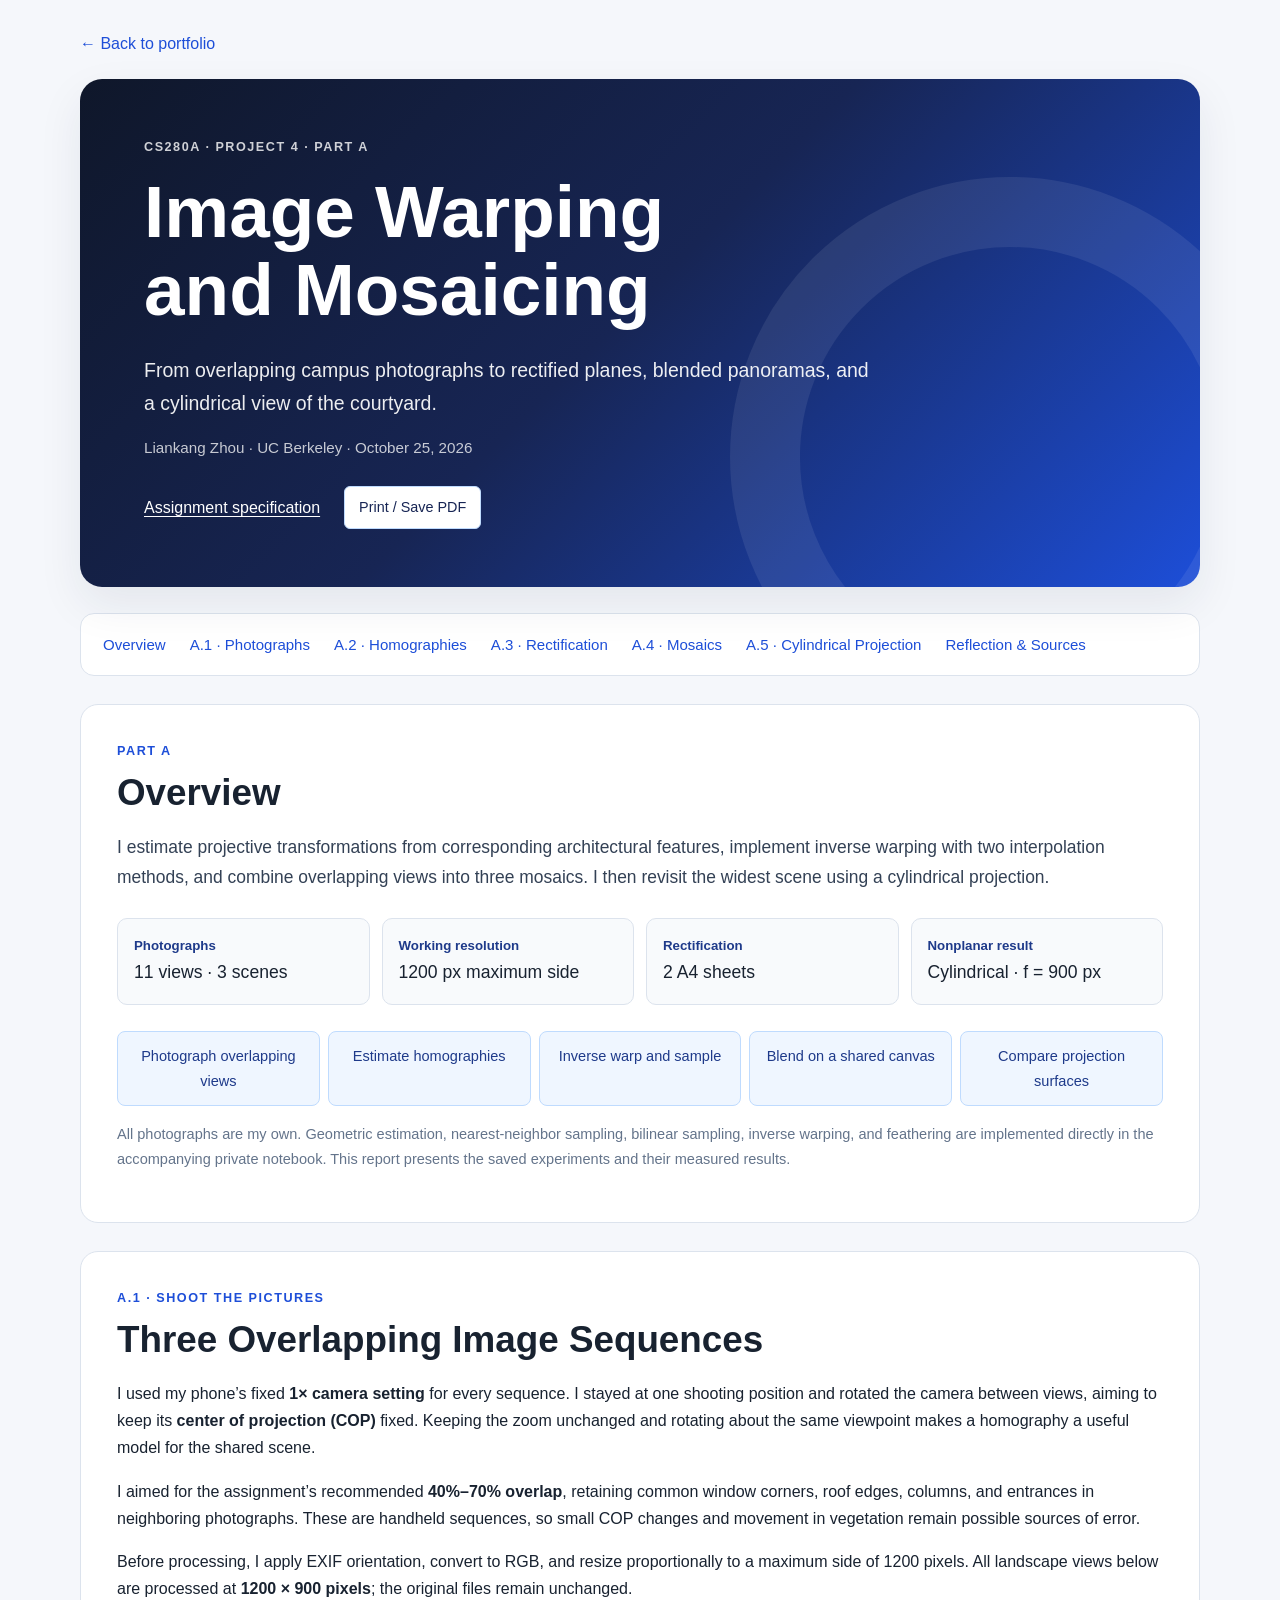
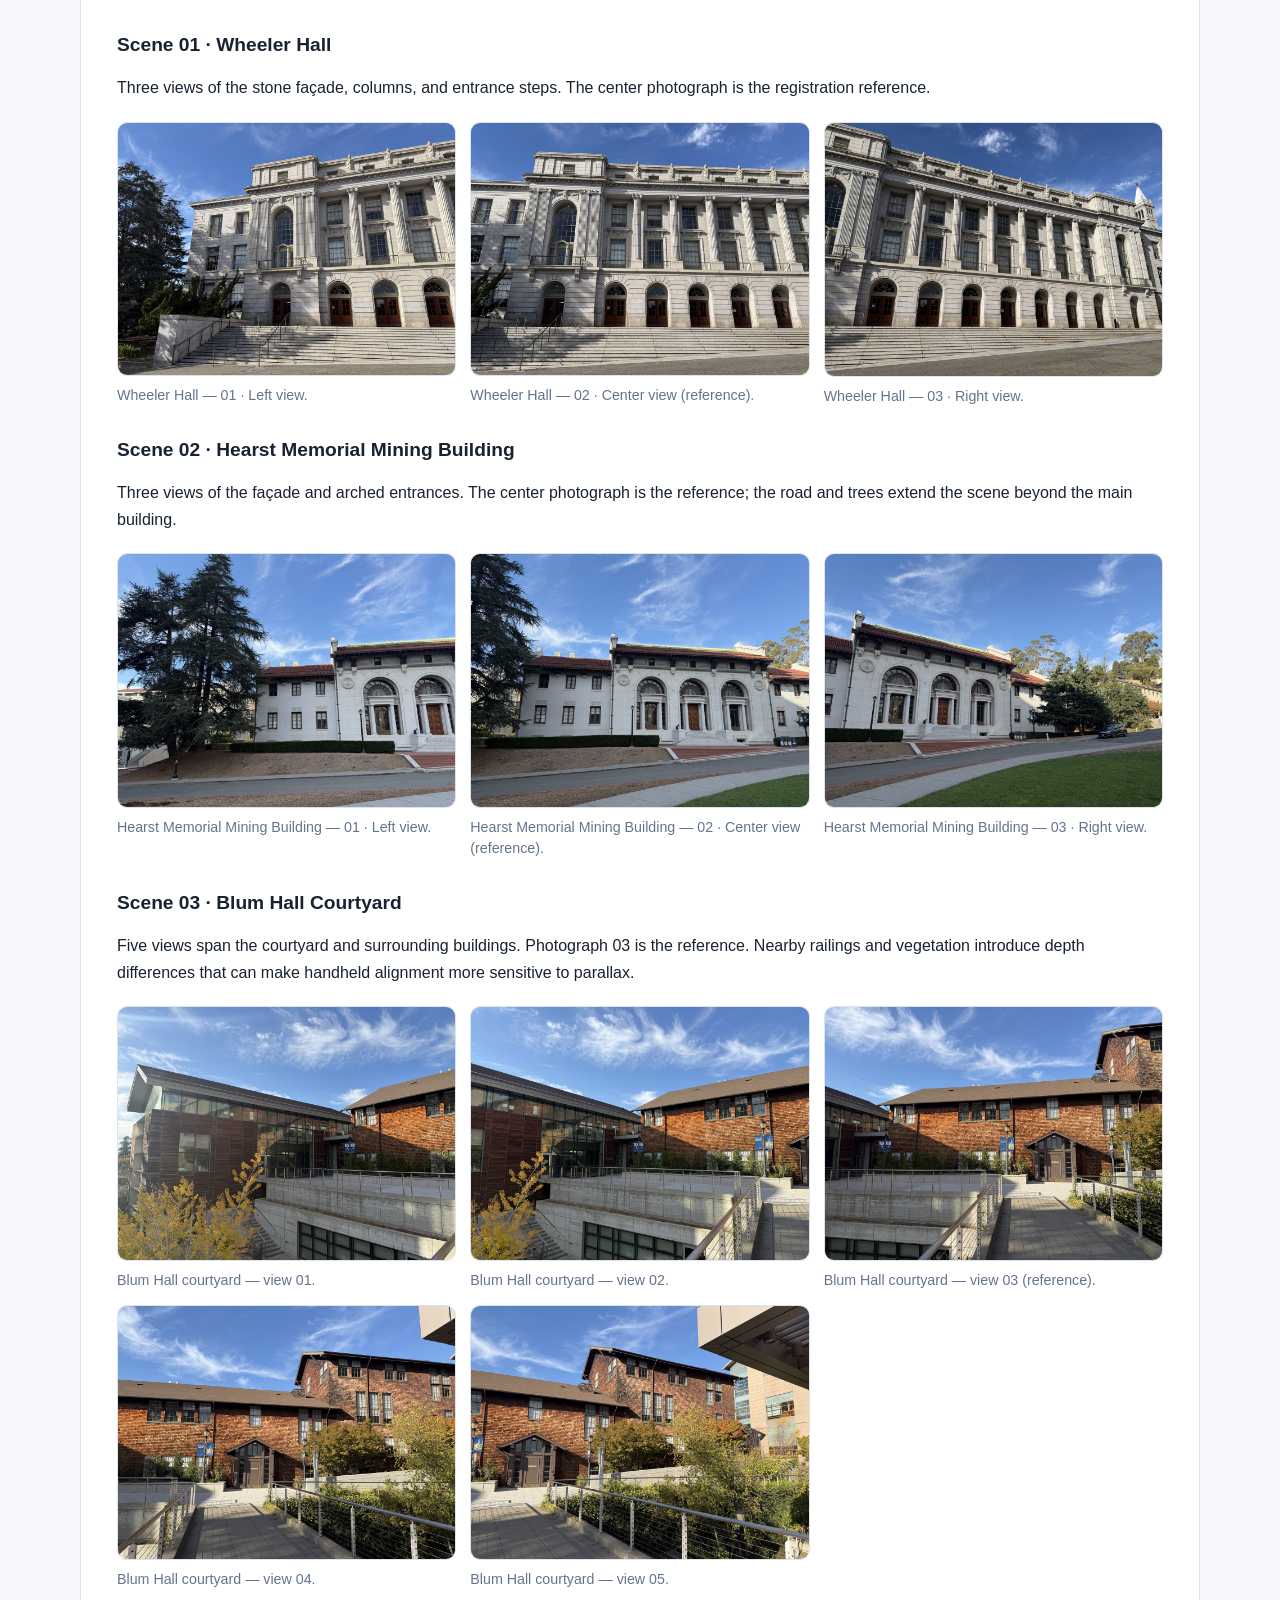
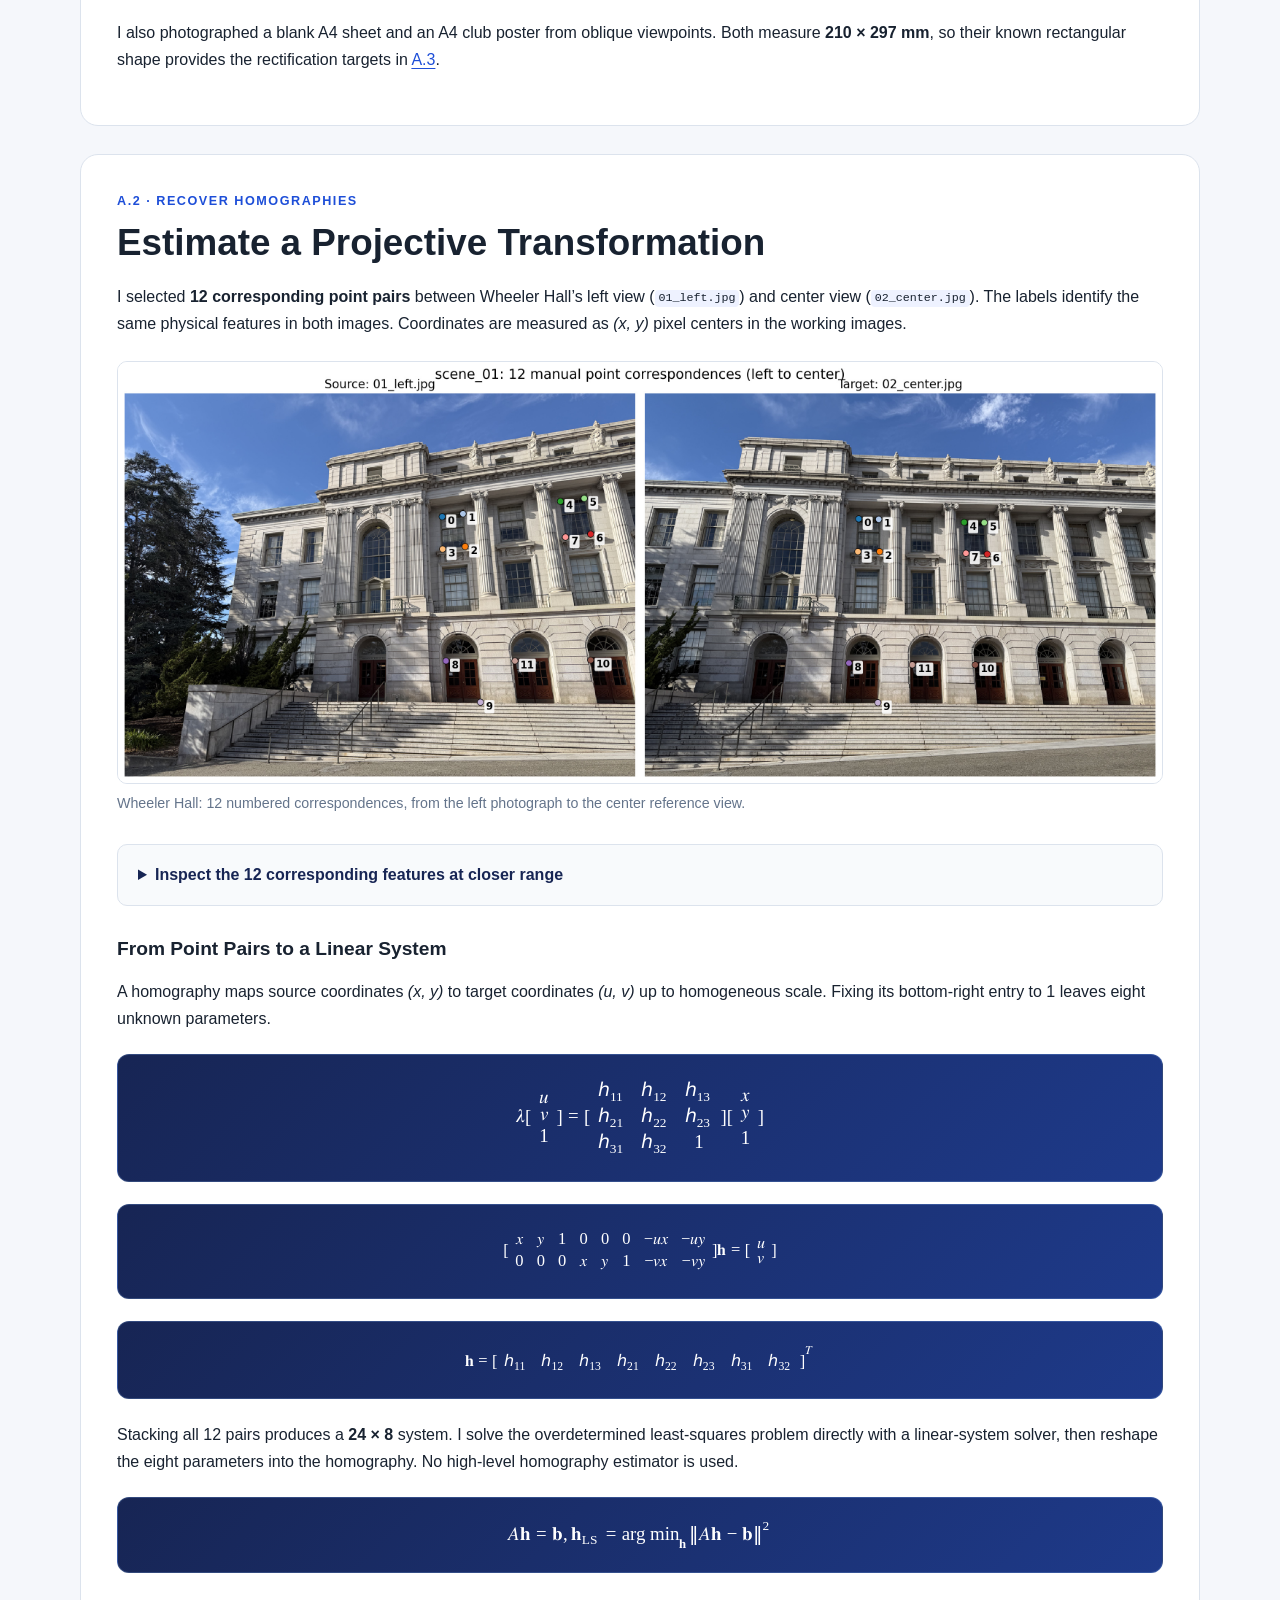
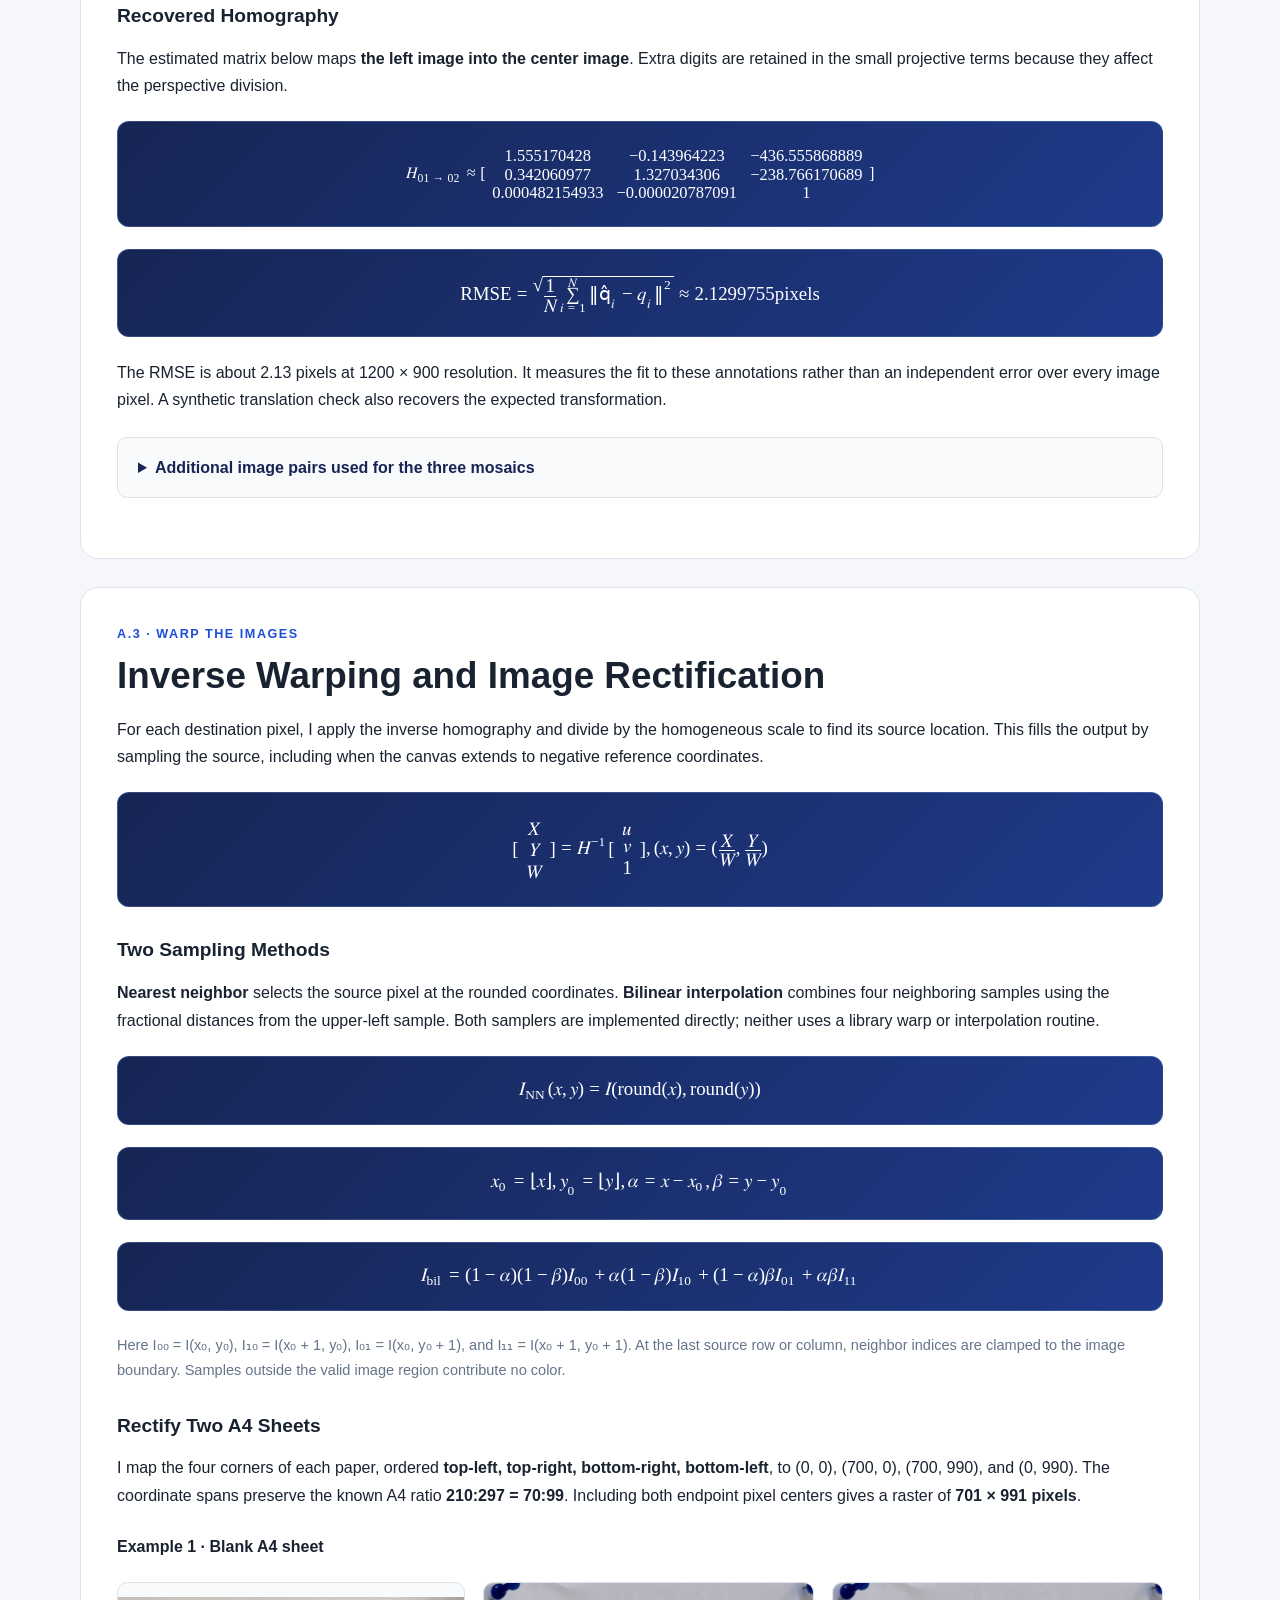
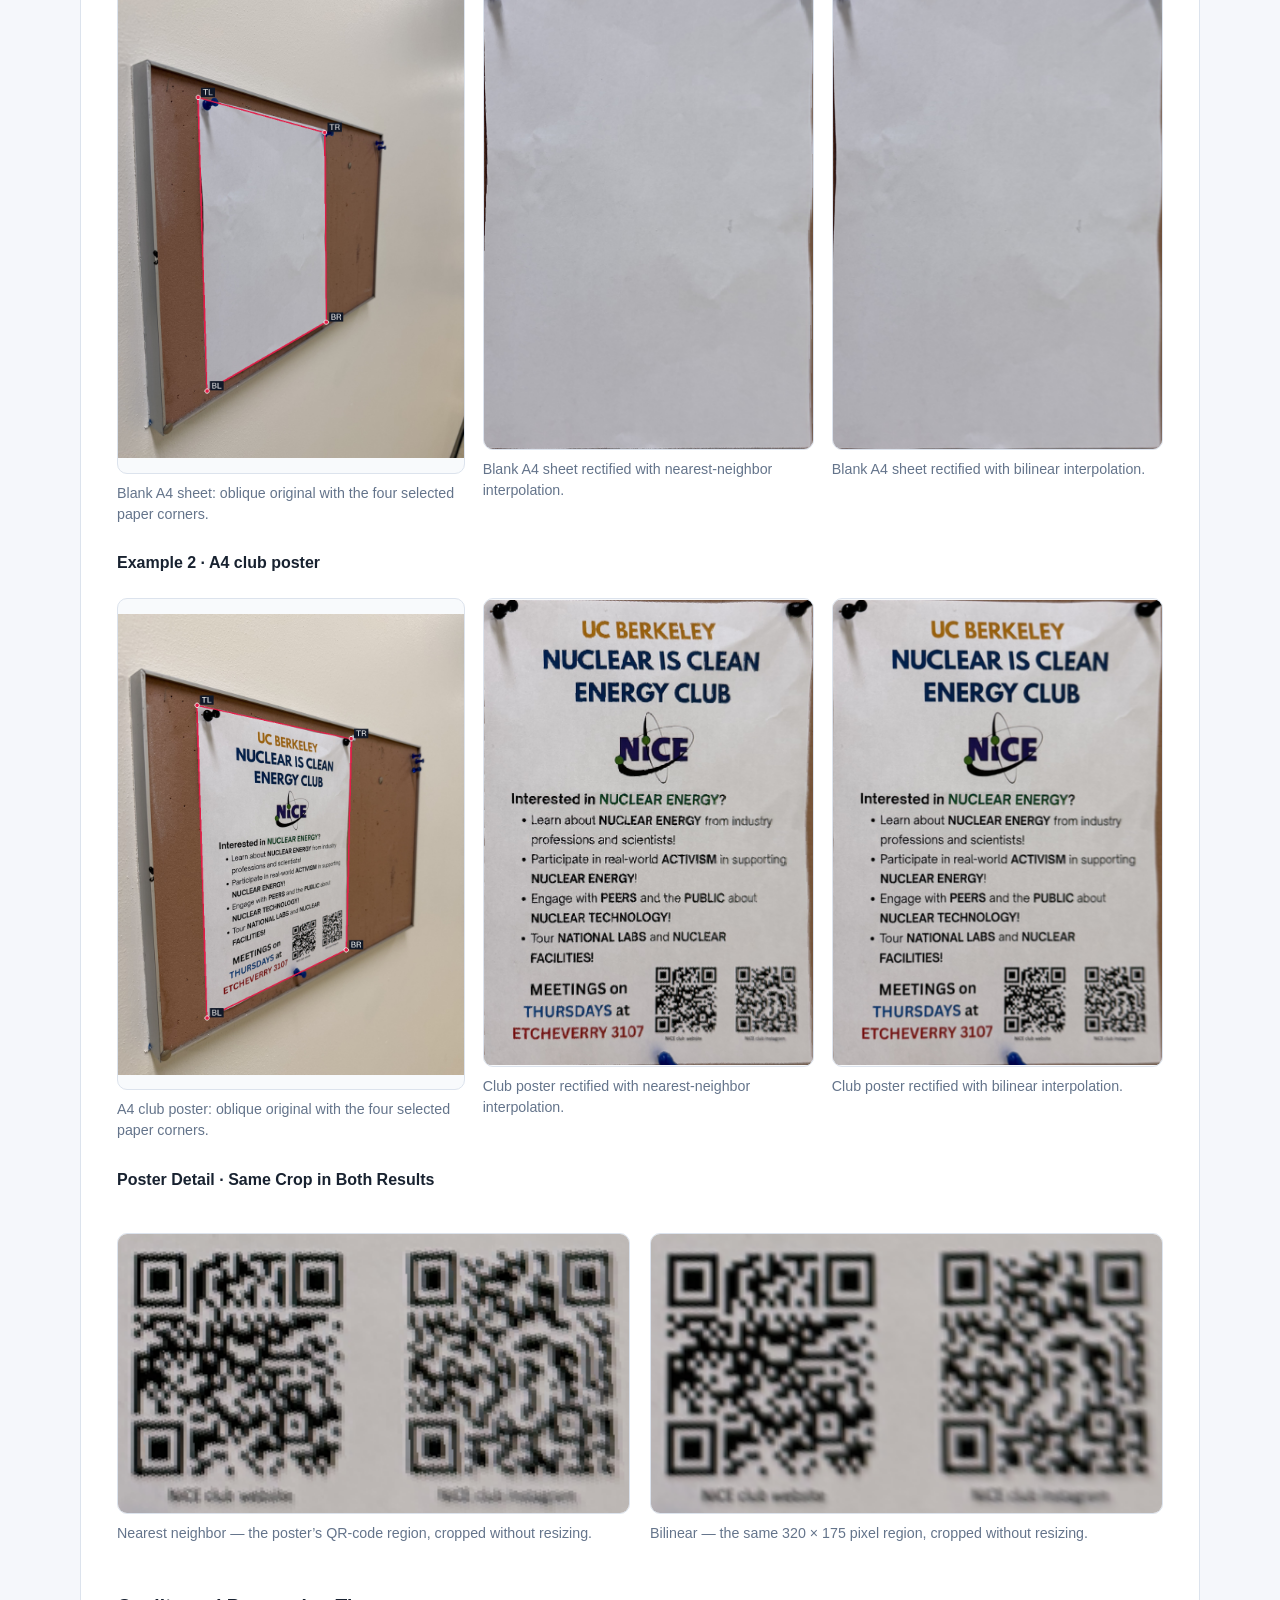
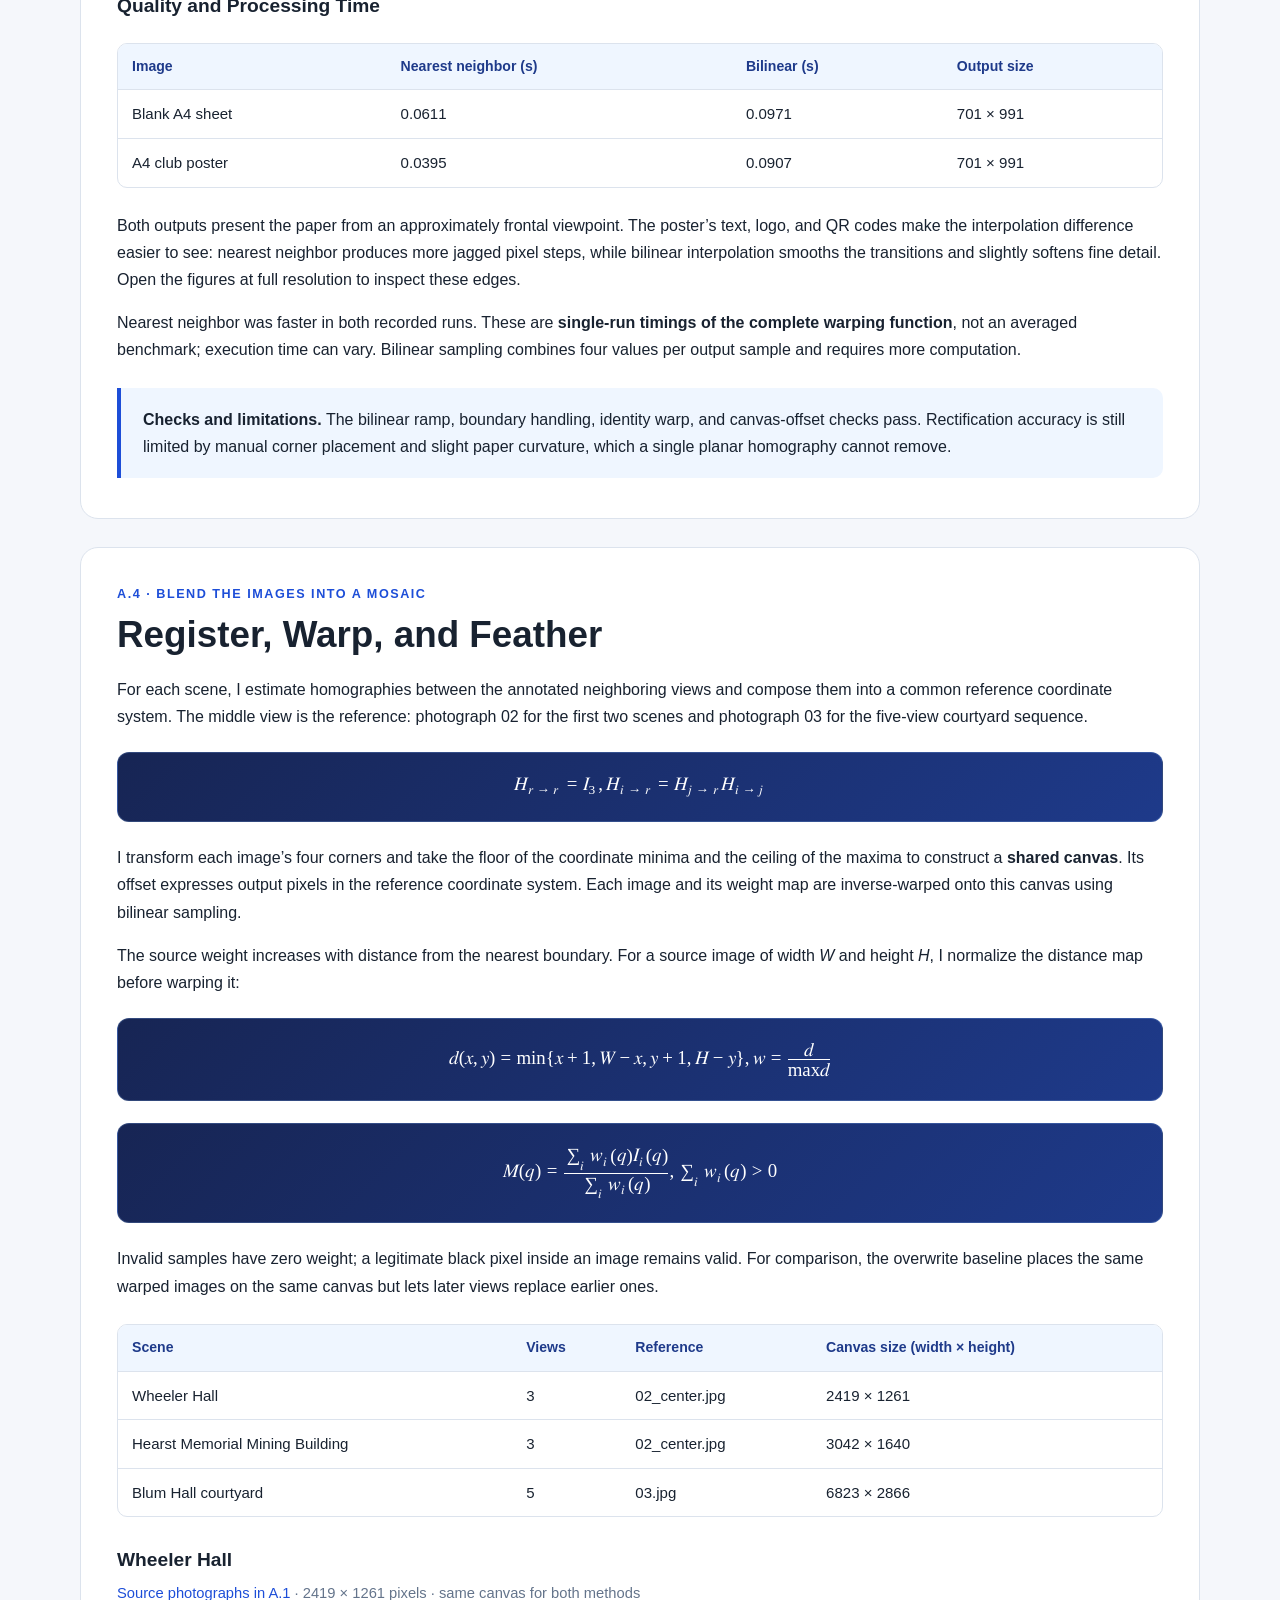
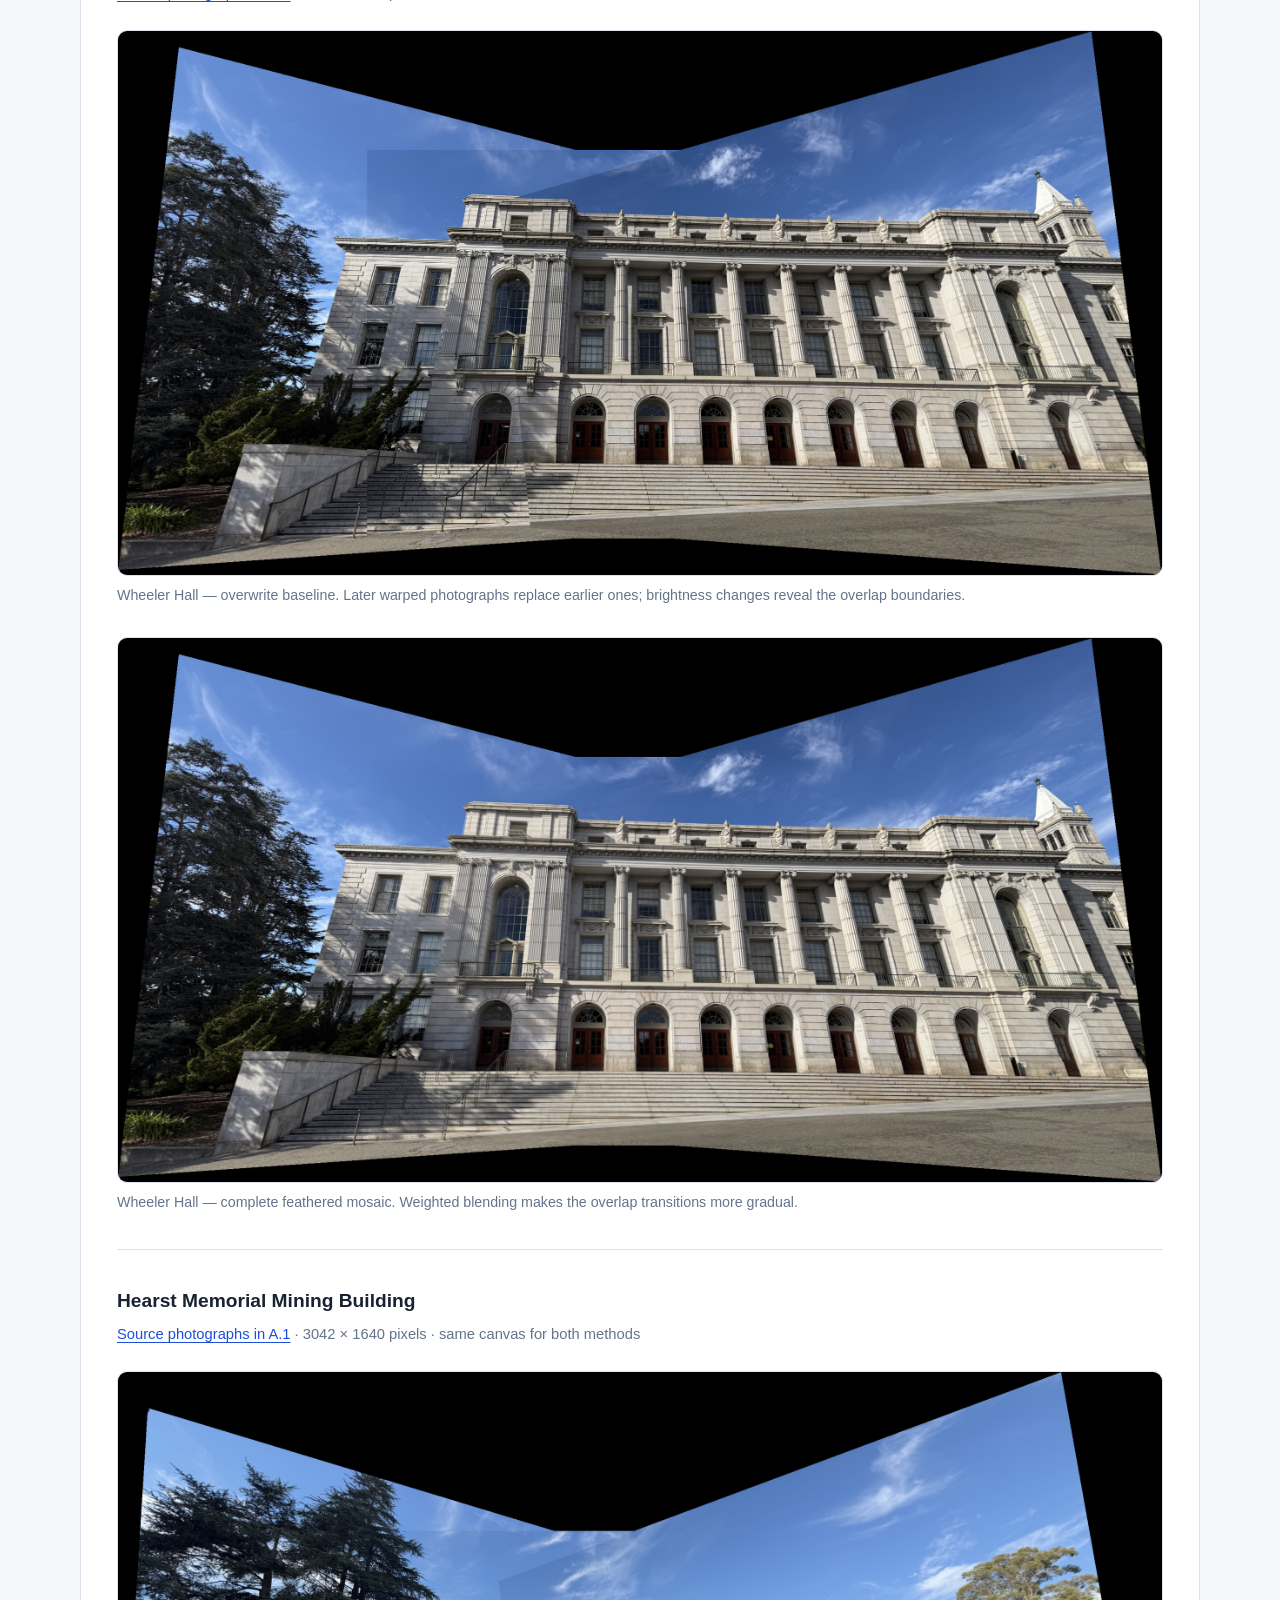
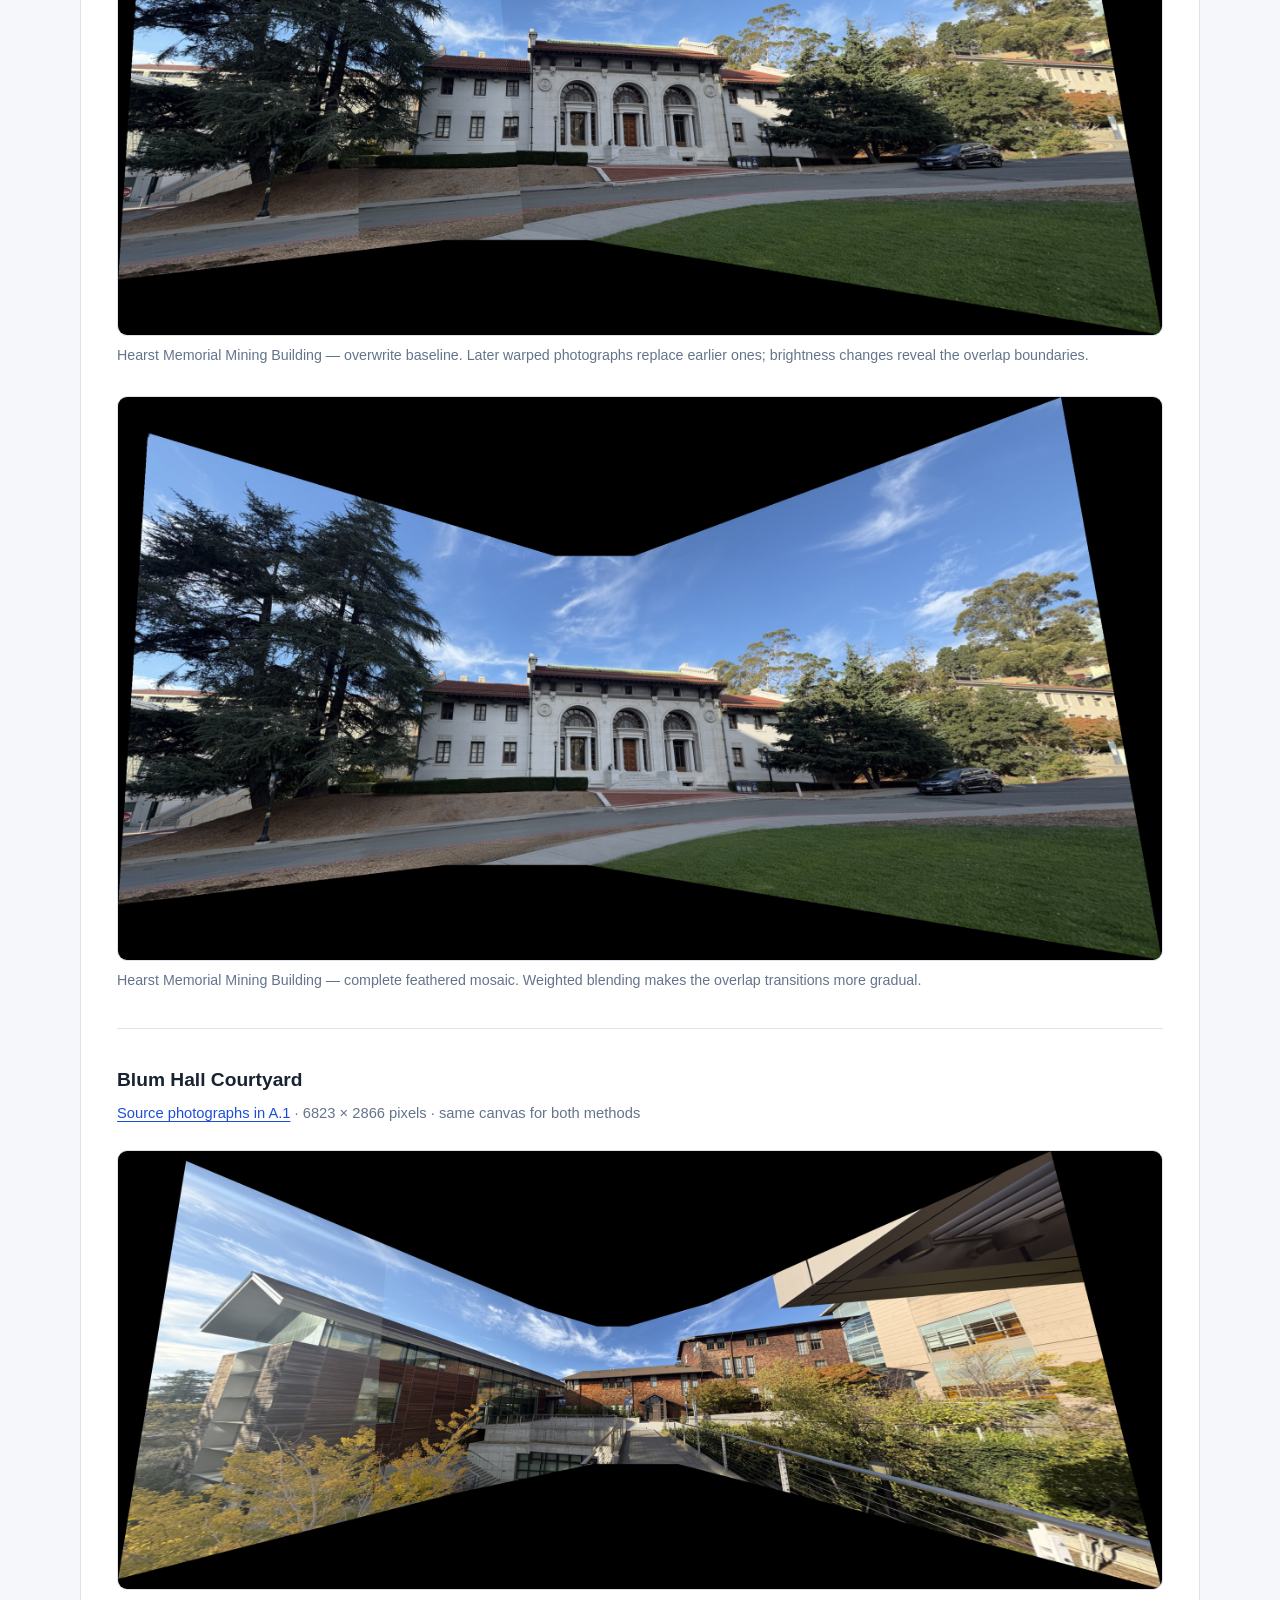
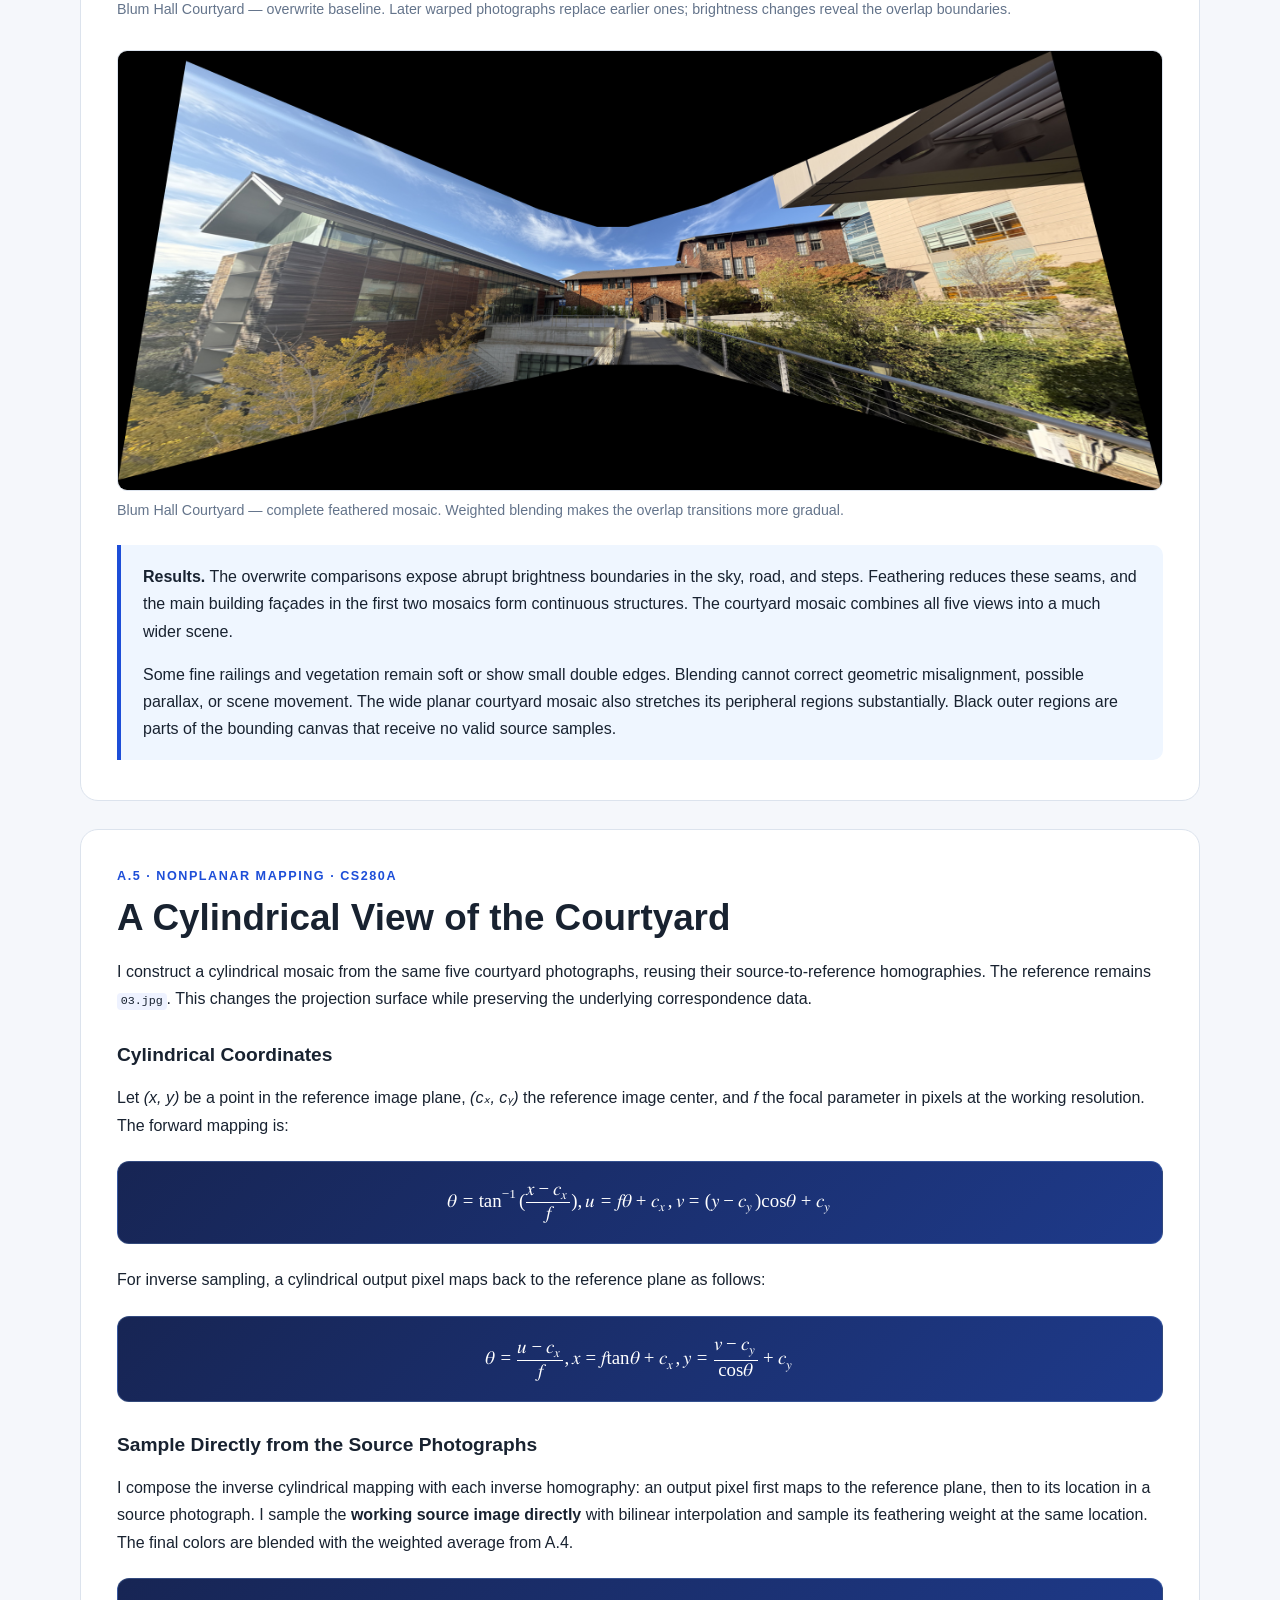
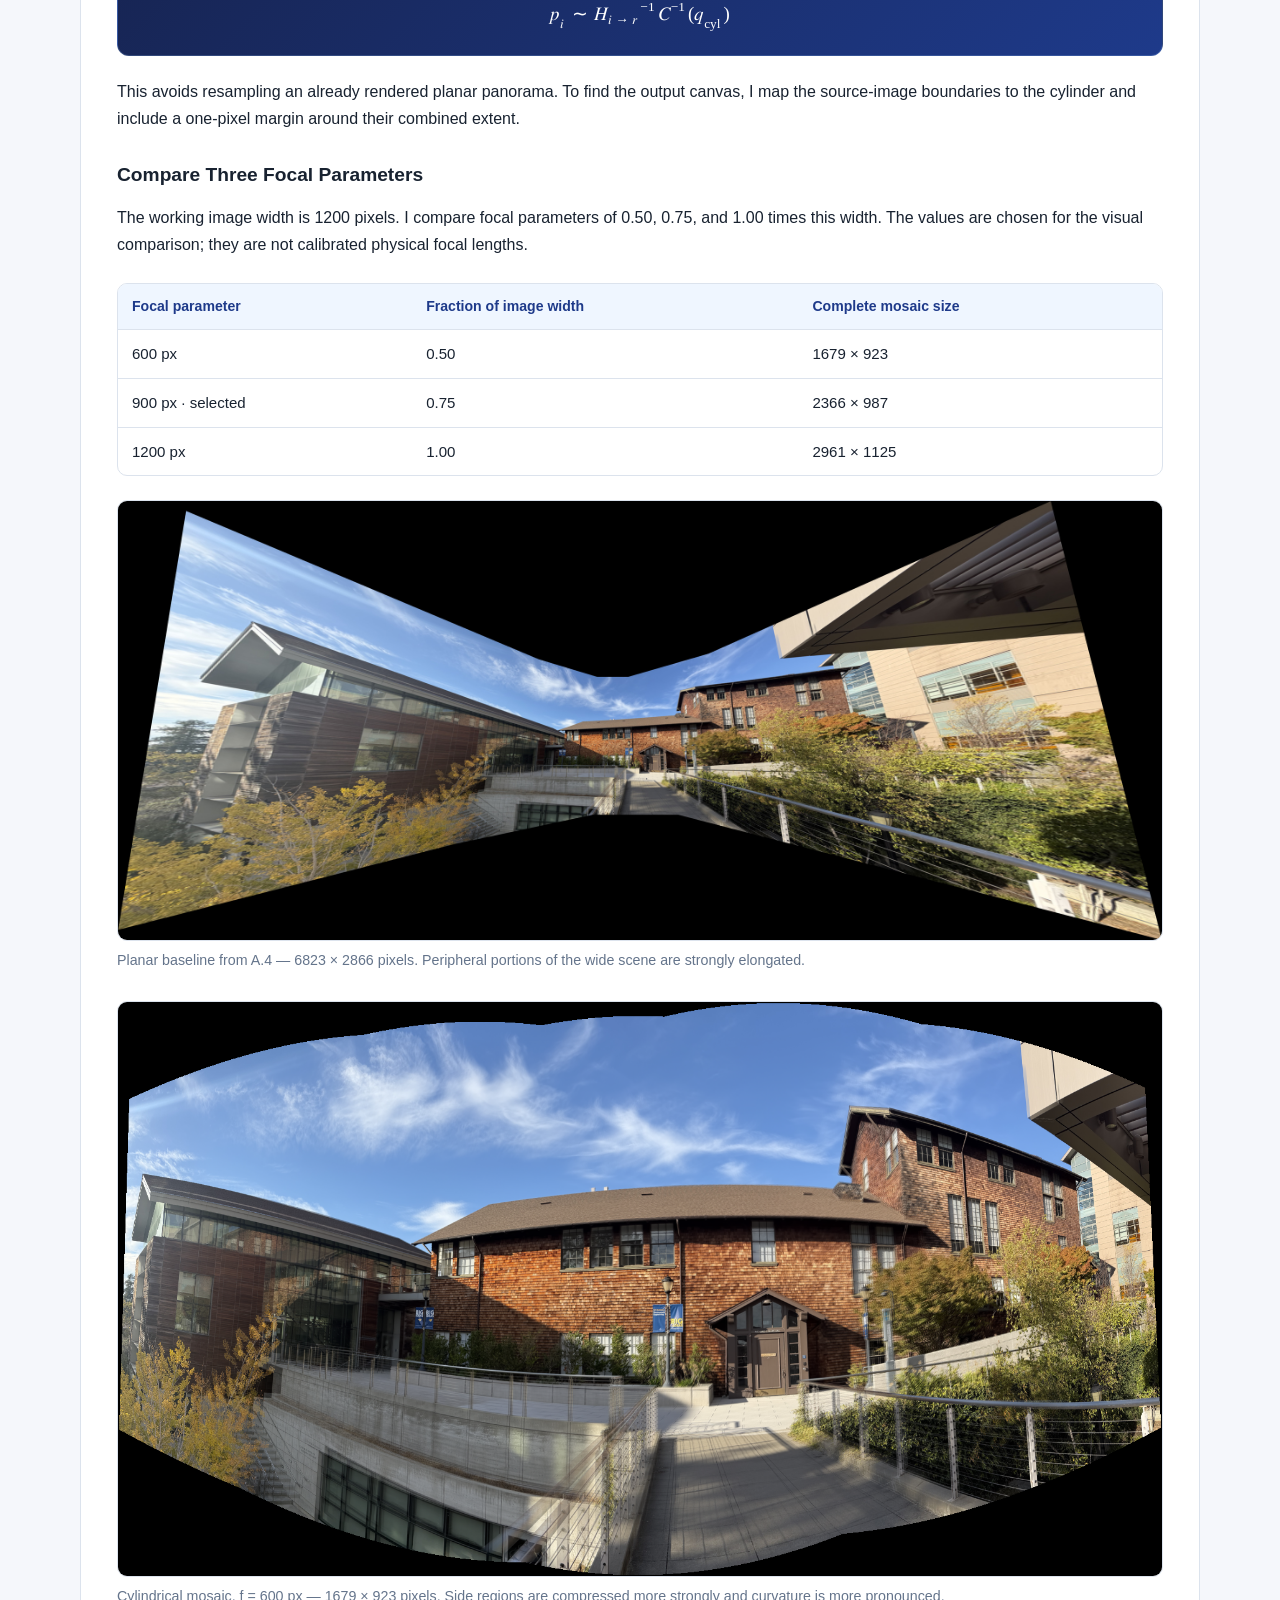
<file: 4/index.html>
<!DOCTYPE html>
<html lang="en">
<head>
  <meta charset="UTF-8">
  <meta name="viewport" content="width=device-width, initial-scale=1.0">
  <meta name="description" content="CS280A Project 4 Part A by Liankang Zhou: recovering homographies, image rectification, feathered mosaics, and cylindrical panoramas from personal photographs.">
  <title>Project 4 Part A | Liankang Zhou</title>
  <link rel="stylesheet" href="style.css">
  <script defer src="script.js"></script>
</head>
<body>
<a class="skip" href="#report">Skip to report</a>
<header class="site-header"><a class="back-link" href="../index.html">&larr; Back to portfolio</a></header>
<main id="report">
  <div class="hero">
    <p class="eyebrow">CS280A · Project 4 · Part A</p>
    <h1>Image Warping<br>and Mosaicing</h1>
    <p class="hero-subtitle">From overlapping campus photographs to rectified planes, blended panoramas, and a cylindrical view of the courtyard.</p>
    <p class="hero-meta">Liankang Zhou · UC Berkeley · <time datetime="2026-10-25">October 25, 2026</time></p>
    <div class="report-links"><a href="https://cal-cs180.github.io/fa26/hw/proj3/partA.html">Assignment specification</a><button type="button" class="print-button" id="print-report">Print / Save PDF</button></div>
  </div>
  <nav class="section-nav" aria-label="Project sections">
    <a href="#overview">Overview</a><a href="#a1">A.1 · Photographs</a><a href="#a2">A.2 · Homographies</a><a href="#a3">A.3 · Rectification</a><a href="#a4">A.4 · Mosaics</a><a href="#a5">A.5 · Cylindrical Projection</a><a href="#reflection">Reflection &amp; Sources</a>
  </nav>
<section id="overview">
  <p class="section-label">Part A</p>
  <h2>Overview</h2>
  <p class="lead">I estimate projective transformations from corresponding architectural features, implement inverse warping with two interpolation methods, and combine overlapping views into three mosaics. I then revisit the widest scene using a cylindrical projection.</p>
  <div class="parameter-grid">
    <div class="parameter-card"><strong>Photographs</strong><span>11 views · 3 scenes</span></div>
    <div class="parameter-card"><strong>Working resolution</strong><span>1200 px maximum side</span></div>
    <div class="parameter-card"><strong>Rectification</strong><span>2 A4 sheets</span></div>
    <div class="parameter-card"><strong>Nonplanar result</strong><span>Cylindrical · f = 900 px</span></div>
  </div>
  <ol class="pipeline"><li>Photograph overlapping views</li><li>Estimate homographies</li><li>Inverse warp and sample</li><li>Blend on a shared canvas</li><li>Compare projection surfaces</li></ol>
  <p class="small">All photographs are my own. Geometric estimation, nearest-neighbor sampling, bilinear sampling, inverse warping, and feathering are implemented directly in the accompanying private notebook. This report presents the saved experiments and their measured results.</p>
</section>
<section id="a1">
  <p class="section-label">A.1 · Shoot the Pictures</p>
  <h2>Three Overlapping Image Sequences</h2>
  <p>I used my phone’s fixed <strong>1× camera setting</strong> for every sequence. I stayed at one shooting position and rotated the camera between views, aiming to keep its <strong>center of projection (COP)</strong> fixed. Keeping the zoom unchanged and rotating about the same viewpoint makes a homography a useful model for the shared scene.</p>
  <p>I aimed for the assignment’s recommended <strong>40%–70% overlap</strong>, retaining common window corners, roof edges, columns, and entrances in neighboring photographs. These are handheld sequences, so small COP changes and movement in vegetation remain possible sources of error.</p>
  <p>Before processing, I apply EXIF orientation, convert to RGB, and resize proportionally to a maximum side of 1200 pixels. All landscape views below are processed at <strong>1200 × 900 pixels</strong>; the original files remain unchanged.</p>
  <h3 id="inputs-scene-01">Scene 01 · Wheeler Hall</h3>
  <p>Three views of the stone façade, columns, and entrance steps. The center photograph is the registration reference.</p>
  <div class="image-sequence">

<figure class="source-figure"><a href="assets/a/inputs/scene_01_01_left.jpg" target="_blank" rel="noopener" aria-label="Open full-size image: Wheeler Hall — 01 · Left view."><img src="assets/a/inputs/scene_01_01_left.jpg" alt="Wheeler Hall — 01 · Left view." width="1200" height="900" loading="lazy" decoding="async"></a><figcaption>Wheeler Hall — 01 · Left view.</figcaption></figure>
<figure class="source-figure"><a href="assets/a/inputs/scene_01_02_center.jpg" target="_blank" rel="noopener" aria-label="Open full-size image: Wheeler Hall — 02 · Center view (reference)."><img src="assets/a/inputs/scene_01_02_center.jpg" alt="Wheeler Hall — 02 · Center view (reference)." width="1200" height="900" loading="lazy" decoding="async"></a><figcaption>Wheeler Hall — 02 · Center view (reference).</figcaption></figure>
<figure class="source-figure"><a href="assets/a/inputs/scene_01_03_right.jpg" target="_blank" rel="noopener" aria-label="Open full-size image: Wheeler Hall — 03 · Right view."><img src="assets/a/inputs/scene_01_03_right.jpg" alt="Wheeler Hall — 03 · Right view." width="1200" height="900" loading="lazy" decoding="async"></a><figcaption>Wheeler Hall — 03 · Right view.</figcaption></figure>
</div>
  <h3 id="inputs-scene-02">Scene 02 · Hearst Memorial Mining Building</h3>
  <p>Three views of the façade and arched entrances. The center photograph is the reference; the road and trees extend the scene beyond the main building.</p>
  <div class="image-sequence">

<figure class="source-figure"><a href="assets/a/inputs/scene_02_01_left.jpg" target="_blank" rel="noopener" aria-label="Open full-size image: Hearst Memorial Mining Building — 01 · Left view."><img src="assets/a/inputs/scene_02_01_left.jpg" alt="Hearst Memorial Mining Building — 01 · Left view." width="1200" height="900" loading="lazy" decoding="async"></a><figcaption>Hearst Memorial Mining Building — 01 · Left view.</figcaption></figure>
<figure class="source-figure"><a href="assets/a/inputs/scene_02_02_center.jpg" target="_blank" rel="noopener" aria-label="Open full-size image: Hearst Memorial Mining Building — 02 · Center view (reference)."><img src="assets/a/inputs/scene_02_02_center.jpg" alt="Hearst Memorial Mining Building — 02 · Center view (reference)." width="1200" height="900" loading="lazy" decoding="async"></a><figcaption>Hearst Memorial Mining Building — 02 · Center view (reference).</figcaption></figure>
<figure class="source-figure"><a href="assets/a/inputs/scene_02_03_right.jpg" target="_blank" rel="noopener" aria-label="Open full-size image: Hearst Memorial Mining Building — 03 · Right view."><img src="assets/a/inputs/scene_02_03_right.jpg" alt="Hearst Memorial Mining Building — 03 · Right view." width="1200" height="900" loading="lazy" decoding="async"></a><figcaption>Hearst Memorial Mining Building — 03 · Right view.</figcaption></figure>
</div>
  <h3 id="inputs-scene-03">Scene 03 · Blum Hall Courtyard</h3>
  <p>Five views span the courtyard and surrounding buildings. Photograph 03 is the reference. Nearby railings and vegetation introduce depth differences that can make handheld alignment more sensitive to parallax.</p>
  <div class="image-sequence five">

<figure class="source-figure"><a href="assets/a/inputs/scene_03_01.jpg" target="_blank" rel="noopener" aria-label="Open full-size image: Blum Hall courtyard — view 01."><img src="assets/a/inputs/scene_03_01.jpg" alt="Blum Hall courtyard — view 01." width="1200" height="900" loading="lazy" decoding="async"></a><figcaption>Blum Hall courtyard — view 01.</figcaption></figure>
<figure class="source-figure"><a href="assets/a/inputs/scene_03_02.jpg" target="_blank" rel="noopener" aria-label="Open full-size image: Blum Hall courtyard — view 02."><img src="assets/a/inputs/scene_03_02.jpg" alt="Blum Hall courtyard — view 02." width="1200" height="900" loading="lazy" decoding="async"></a><figcaption>Blum Hall courtyard — view 02.</figcaption></figure>
<figure class="source-figure"><a href="assets/a/inputs/scene_03_03.jpg" target="_blank" rel="noopener" aria-label="Open full-size image: Blum Hall courtyard — view 03 (reference)."><img src="assets/a/inputs/scene_03_03.jpg" alt="Blum Hall courtyard — view 03 (reference)." width="1200" height="900" loading="lazy" decoding="async"></a><figcaption>Blum Hall courtyard — view 03 (reference).</figcaption></figure>
<figure class="source-figure"><a href="assets/a/inputs/scene_03_04.jpg" target="_blank" rel="noopener" aria-label="Open full-size image: Blum Hall courtyard — view 04."><img src="assets/a/inputs/scene_03_04.jpg" alt="Blum Hall courtyard — view 04." width="1200" height="900" loading="lazy" decoding="async"></a><figcaption>Blum Hall courtyard — view 04.</figcaption></figure>
<figure class="source-figure"><a href="assets/a/inputs/scene_03_05.jpg" target="_blank" rel="noopener" aria-label="Open full-size image: Blum Hall courtyard — view 05."><img src="assets/a/inputs/scene_03_05.jpg" alt="Blum Hall courtyard — view 05." width="1200" height="900" loading="lazy" decoding="async"></a><figcaption>Blum Hall courtyard — view 05.</figcaption></figure>
</div>
  <p>I also photographed a blank A4 sheet and an A4 club poster from oblique viewpoints. Both measure <strong>210 × 297 mm</strong>, so their known rectangular shape provides the rectification targets in <a href="#a3">A.3</a>.</p>
</section>
<section id="a2">
  <p class="section-label">A.2 · Recover Homographies</p>
  <h2>Estimate a Projective Transformation</h2>
  <p>I selected <strong>12 corresponding point pairs</strong> between Wheeler Hall’s left view (<code>01_left.jpg</code>) and center view (<code>02_center.jpg</code>). The labels identify the same physical features in both images. Coordinates are measured as <em>(x, y)</em> pixel centers in the working images.</p>

<figure class="wide-figure"><a href="assets/a/correspondences/scene_01_0_to_1_points.jpg" target="_blank" rel="noopener" aria-label="Open full-size image: Wheeler Hall: 12 numbered correspondences, from the left photograph to the center reference view."><img src="assets/a/correspondences/scene_01_0_to_1_points.jpg" alt="Wheeler Hall: 12 numbered correspondences, from the left photograph to the center reference view." width="2862" height="1154" loading="lazy" decoding="async"></a><figcaption>Wheeler Hall: 12 numbered correspondences, from the left photograph to the center reference view.</figcaption></figure>
<details><summary>Inspect the 12 corresponding features at closer range</summary>
<figure class="detail-figure"><a href="assets/a/correspondences/scene_01_0_to_1_points_detail.png" target="_blank" rel="noopener" aria-label="Open full-size image: Detail views of the 12 matching feature pairs, retaining their correspondence numbers."><img src="assets/a/correspondences/scene_01_0_to_1_points_detail.png" alt="Detail views of the 12 matching feature pairs, retaining their correspondence numbers." width="2675" height="1596" loading="lazy" decoding="async"></a><figcaption>Detail views of the 12 matching feature pairs, retaining their correspondence numbers.</figcaption></figure>
</details>
<h3>From Point Pairs to a Linear System</h3>
  <p>A homography maps source coordinates <em>(x, y)</em> to target coordinates <em>(u, v)</em> up to homogeneous scale. Fixing its bottom-right entry to 1 leaves eight unknown parameters.</p>
<div class="equation "><math xmlns="http://www.w3.org/1998/Math/MathML" display="block" aria-label="lambda times [u, v, 1] equals H times [x, y, 1]."><mi>λ</mi><mrow><mo>[</mo><mtable><mtr><mtd><mi>u</mi></mtd></mtr><mtr><mtd><mi>v</mi></mtd></mtr><mtr><mtd><mn>1</mn></mtd></mtr></mtable><mo>]</mo></mrow><mo>=</mo><mrow><mo>[</mo><mtable><mtr><mtd><msub><mi>h</mi><mn>11</mn></msub></mtd><mtd><msub><mi>h</mi><mn>12</mn></msub></mtd><mtd><msub><mi>h</mi><mn>13</mn></msub></mtd></mtr><mtr><mtd><msub><mi>h</mi><mn>21</mn></msub></mtd><mtd><msub><mi>h</mi><mn>22</mn></msub></mtd><mtd><msub><mi>h</mi><mn>23</mn></msub></mtd></mtr><mtr><mtd><msub><mi>h</mi><mn>31</mn></msub></mtd><mtd><msub><mi>h</mi><mn>32</mn></msub></mtd><mtd><mn>1</mn></mtd></mtr></mtable><mo>]</mo></mrow><mrow><mo>[</mo><mtable><mtr><mtd><mi>x</mi></mtd></mtr><mtr><mtd><mi>y</mi></mtd></mtr><mtr><mtd><mn>1</mn></mtd></mtr></mtable><mo>]</mo></mrow></math></div>
<div class="equation matrix-equation"><math xmlns="http://www.w3.org/1998/Math/MathML" display="block" aria-label="Each correspondence contributes two equations: rows x y 1 0 0 0 -ux -uy and 0 0 0 x y 1 -vx -vy, multiplied by h, equal u and v."><mrow><mo>[</mo><mtable><mtr><mtd><mi>x</mi></mtd><mtd><mi>y</mi></mtd><mtd><mn>1</mn></mtd><mtd><mn>0</mn></mtd><mtd><mn>0</mn></mtd><mtd><mn>0</mn></mtd><mtd><mrow><mo>−</mo><mi>u</mi><mi>x</mi></mrow></mtd><mtd><mrow><mo>−</mo><mi>u</mi><mi>y</mi></mrow></mtd></mtr><mtr><mtd><mn>0</mn></mtd><mtd><mn>0</mn></mtd><mtd><mn>0</mn></mtd><mtd><mi>x</mi></mtd><mtd><mi>y</mi></mtd><mtd><mn>1</mn></mtd><mtd><mrow><mo>−</mo><mi>v</mi><mi>x</mi></mrow></mtd><mtd><mrow><mo>−</mo><mi>v</mi><mi>y</mi></mrow></mtd></mtr></mtable><mo>]</mo></mrow><mi>𝐡</mi><mo>=</mo><mrow><mo>[</mo><mtable><mtr><mtd><mi>u</mi></mtd></mtr><mtr><mtd><mi>v</mi></mtd></mtr></mtable><mo>]</mo></mrow></math></div>
<div class="equation matrix-equation"><math xmlns="http://www.w3.org/1998/Math/MathML" display="block" aria-label="h is the column vector h11, h12, h13, h21, h22, h23, h31, h32."><mi>𝐡</mi><mo>=</mo><msup><mrow><mo>[</mo><mtable><mtr><mtd><msub><mi>h</mi><mn>11</mn></msub></mtd><mtd><msub><mi>h</mi><mn>12</mn></msub></mtd><mtd><msub><mi>h</mi><mn>13</mn></msub></mtd><mtd><msub><mi>h</mi><mn>21</mn></msub></mtd><mtd><msub><mi>h</mi><mn>22</mn></msub></mtd><mtd><msub><mi>h</mi><mn>23</mn></msub></mtd><mtd><msub><mi>h</mi><mn>31</mn></msub></mtd><mtd><msub><mi>h</mi><mn>32</mn></msub></mtd></mtr></mtable><mo>]</mo></mrow><mi>T</mi></msup></math></div>
<p>Stacking all 12 pairs produces a <strong>24 × 8</strong> system. I solve the overdetermined least-squares problem directly with a linear-system solver, then reshape the eight parameters into the homography. No high-level homography estimator is used.</p>
<div class="equation "><math xmlns="http://www.w3.org/1998/Math/MathML" display="block" aria-label="A h equals b; the least-squares estimate minimizes the squared norm of A h minus b."><mrow><mi>A</mi><mi>𝐡</mi><mo>=</mo><mi>𝐛</mi></mrow><mo>,</mo><mrow><msub><mi>𝐡</mi><mtext>LS</mtext></msub><mo>=</mo><msub><mtext>arg min</mtext><mi>𝐡</mi></msub><msup><mrow><mo>‖</mo><mi>A</mi><mi>𝐡</mi><mo>−</mo><mi>𝐛</mi><mo>‖</mo></mrow><mn>2</mn></msup></mrow></math></div>
<h3>Recovered Homography</h3><p>The estimated matrix below maps <strong>the left image into the center image</strong>. Extra digits are retained in the small projective terms because they affect the perspective division.</p>
<div class="equation matrix-equation"><math xmlns="http://www.w3.org/1998/Math/MathML" display="block" aria-label="Recovered left-to-center homography: row one 1.555170428, -0.143964223, -436.555868889; row two 0.342060977, 1.327034306, -238.766170689; row three 0.000482154933, -0.000020787091, 1."><msub><mi>H</mi><mrow><mn>01</mn><mo>→</mo><mn>02</mn></mrow></msub><mo>≈</mo><mrow><mo>[</mo><mtable><mtr><mtd><mn>1.555170428</mn></mtd><mtd><mn>−0.143964223</mn></mtd><mtd><mn>−436.555868889</mn></mtd></mtr><mtr><mtd><mn>0.342060977</mn></mtd><mtd><mn>1.327034306</mn></mtd><mtd><mn>−238.766170689</mn></mtd></mtr><mtr><mtd><mn>0.000482154933</mn></mtd><mtd><mn>−0.000020787091</mn></mtd><mtd><mn>1</mn></mtd></mtr></mtable><mo>]</mo></mrow></math></div>
<div class="equation "><math xmlns="http://www.w3.org/1998/Math/MathML" display="block" aria-label="Reprojection RMSE is the square root of the mean squared Euclidean distance between projected and annotated target points: 2.1299755 pixels."><mtext>RMSE</mtext><mo>=</mo><msqrt><mfrac><mrow><mn>1</mn></mrow><mi>N</mi></mfrac><munderover><mo>∑</mo><mrow><mi>i</mi><mo>=</mo><mn>1</mn></mrow><mi>N</mi></munderover><msup><mrow><mo>‖</mo><msub><mi>q̂</mi><mi>i</mi></msub><mo>−</mo><msub><mi>q</mi><mi>i</mi></msub><mo>‖</mo></mrow><mn>2</mn></msup></msqrt><mo>≈</mo><mn>2.1299755</mn><mtext> pixels</mtext></math></div>
<p>The RMSE is about 2.13 pixels at 1200 × 900 resolution. It measures the fit to these annotations rather than an independent error over every image pixel. A synthetic translation check also recovers the expected transformation.</p>
  <details><summary>Additional image pairs used for the three mosaics</summary>
  <p>Every linked pair uses 12 correspondences. The additional annotations start from manually identified architectural features, with local coordinate refinement recorded alongside the point data. All views are connected to their scene’s reference photograph.</p>
<div class="table-wrap"><table><thead><tr><th scope="col">Scene</th><th scope="col">Source → target view</th><th scope="col">Point pairs</th><th scope="col">Reprojection RMSE (px)</th></tr></thead><tbody><tr><td>Wheeler Hall</td><td><a href="assets/a/correspondences/scene_01_0_to_1_points.jpg" target="_blank" rel="noopener">01 → 02</a></td><td>12</td><td>2.1299755</td></tr><tr><td>Wheeler Hall</td><td><a href="assets/a/correspondences/scene_01_2_to_1_points.jpg" target="_blank" rel="noopener">03 → 02</a></td><td>12</td><td>1.6293409</td></tr><tr><td>Hearst Mining</td><td><a href="assets/a/correspondences/scene_02_0_to_1_points.jpg" target="_blank" rel="noopener">01 → 02</a></td><td>12</td><td>0.4525982</td></tr><tr><td>Hearst Mining</td><td><a href="assets/a/correspondences/scene_02_2_to_1_points.jpg" target="_blank" rel="noopener">03 → 02</a></td><td>12</td><td>0.4643624</td></tr><tr><td>Blum courtyard</td><td><a href="assets/a/correspondences/scene_03_0_to_1_points.jpg" target="_blank" rel="noopener">01 → 02</a></td><td>12</td><td>0.3531829</td></tr><tr><td>Blum courtyard</td><td><a href="assets/a/correspondences/scene_03_1_to_2_points.jpg" target="_blank" rel="noopener">02 → 03</a></td><td>12</td><td>0.3790525</td></tr><tr><td>Blum courtyard</td><td><a href="assets/a/correspondences/scene_03_3_to_2_points.jpg" target="_blank" rel="noopener">04 → 03</a></td><td>12</td><td>0.6408376</td></tr><tr><td>Blum courtyard</td><td><a href="assets/a/correspondences/scene_03_4_to_3_points.jpg" target="_blank" rel="noopener">05 → 04</a></td><td>12</td><td>0.7173638</td></tr></tbody></table></div>
</details>
</section>
<section id="a3">
  <p class="section-label">A.3 · Warp the Images</p>
  <h2>Inverse Warping and Image Rectification</h2>
  <p>For each destination pixel, I apply the inverse homography and divide by the homogeneous scale to find its source location. This fills the output by sampling the source, including when the canvas extends to negative reference coordinates.</p>
<div class="equation "><math xmlns="http://www.w3.org/1998/Math/MathML" display="block" aria-label="Inverse warp: [X,Y,W] equals inverse H times [u,v,1]; source coordinates are X/W and Y/W."><mrow><mo>[</mo><mtable><mtr><mtd><mi>X</mi></mtd></mtr><mtr><mtd><mi>Y</mi></mtd></mtr><mtr><mtd><mi>W</mi></mtd></mtr></mtable><mo>]</mo></mrow><mo>=</mo><msup><mi>H</mi><mrow><mo>−</mo><mn>1</mn></mrow></msup><mrow><mo>[</mo><mtable><mtr><mtd><mi>u</mi></mtd></mtr><mtr><mtd><mi>v</mi></mtd></mtr><mtr><mtd><mn>1</mn></mtd></mtr></mtable><mo>]</mo></mrow><mo>,</mo><mrow><mo>(</mo><mi>x</mi><mo>,</mo><mi>y</mi><mo>)</mo></mrow><mo>=</mo><mrow><mo>(</mo><mfrac><mi>X</mi><mi>W</mi></mfrac><mo>,</mo><mfrac><mi>Y</mi><mi>W</mi></mfrac><mo>)</mo></mrow></math></div>
<h3>Two Sampling Methods</h3>
  <p><strong>Nearest neighbor</strong> selects the source pixel at the rounded coordinates. <strong>Bilinear interpolation</strong> combines four neighboring samples using the fractional distances from the upper-left sample. Both samplers are implemented directly; neither uses a library warp or interpolation routine.</p>
<div class="equation "><math xmlns="http://www.w3.org/1998/Math/MathML" display="block" aria-label="Nearest-neighbor sampling: I_NN(x,y) equals I(round(x), round(y))."><msub><mi>I</mi><mtext>NN</mtext></msub><mrow><mo>(</mo><mi>x</mi><mo>,</mo><mi>y</mi><mo>)</mo></mrow><mo>=</mo><mi>I</mi><mrow><mo>(</mo><mtext>round</mtext><mo>(</mo><mi>x</mi><mo>)</mo><mo>,</mo><mtext>round</mtext><mo>(</mo><mi>y</mi><mo>)</mo><mo>)</mo></mrow></math></div>
<div class="equation "><math xmlns="http://www.w3.org/1998/Math/MathML" display="block" aria-label="x0=floor(x), y0=floor(y), alpha=x-x0, beta=y-y0."><msub><mi>x</mi><mn>0</mn></msub><mo>=</mo><mrow><mo>⌊</mo><mi>x</mi><mo>⌋</mo></mrow><mo>,</mo><msub><mi>y</mi><mn>0</mn></msub><mo>=</mo><mrow><mo>⌊</mo><mi>y</mi><mo>⌋</mo></mrow><mo>,</mo><mi>α</mi><mo>=</mo><mi>x</mi><mo>−</mo><msub><mi>x</mi><mn>0</mn></msub><mo>,</mo><mi>β</mi><mo>=</mo><mi>y</mi><mo>−</mo><msub><mi>y</mi><mn>0</mn></msub></math></div>
<div class="equation "><math xmlns="http://www.w3.org/1998/Math/MathML" display="block" aria-label="Bilinear sample equals (1-alpha)(1-beta) I00 + alpha(1-beta) I10 + (1-alpha) beta I01 + alpha beta I11."><msub><mi>I</mi><mtext>bil</mtext></msub><mo>=</mo><mrow><mo>(</mo><mn>1</mn><mo>−</mo><mi>α</mi><mo>)</mo></mrow><mrow><mo>(</mo><mn>1</mn><mo>−</mo><mi>β</mi><mo>)</mo></mrow><msub><mi>I</mi><mn>00</mn></msub><mo>+</mo><mi>α</mi><mrow><mo>(</mo><mn>1</mn><mo>−</mo><mi>β</mi><mo>)</mo></mrow><msub><mi>I</mi><mn>10</mn></msub><mo>+</mo><mrow><mo>(</mo><mn>1</mn><mo>−</mo><mi>α</mi><mo>)</mo></mrow><mi>β</mi><msub><mi>I</mi><mn>01</mn></msub><mo>+</mo><mi>α</mi><mi>β</mi><msub><mi>I</mi><mn>11</mn></msub></math></div>
<p class="small">Here I₀₀ = I(x₀, y₀), I₁₀ = I(x₀ + 1, y₀), I₀₁ = I(x₀, y₀ + 1), and I₁₁ = I(x₀ + 1, y₀ + 1). At the last source row or column, neighbor indices are clamped to the image boundary. Samples outside the valid image region contribute no color.</p>
  <h3>Rectify Two A4 Sheets</h3>
  <p>I map the four corners of each paper, ordered <strong>top-left, top-right, bottom-right, bottom-left</strong>, to (0, 0), (700, 0), (700, 990), and (0, 990). The coordinate spans preserve the known A4 ratio <strong>210:297 = 70:99</strong>. Including both endpoint pixel centers gives a raster of <strong>701 × 991 pixels</strong>.</p>
  <h4>Example 1 · Blank A4 sheet</h4>
  <div class="rectification-grid">
<figure class="rect-figure"><a href="assets/a/rectification/example_1_corners.jpg" target="_blank" rel="noopener" aria-label="Open full-size image: Blank A4 sheet: oblique original with the four selected paper corners."><img src="assets/a/rectification/example_1_corners.jpg" alt="Blank A4 sheet: oblique original with the four selected paper corners." width="900" height="1200" loading="lazy" decoding="async"></a><figcaption>Blank A4 sheet: oblique original with the four selected paper corners.</figcaption></figure>
<figure class="rect-figure"><a href="assets/a/rectification/example_1_nearest.png" target="_blank" rel="noopener" aria-label="Open full-size image: Blank A4 sheet rectified with nearest-neighbor interpolation."><img src="assets/a/rectification/example_1_nearest.png" alt="Blank A4 sheet rectified with nearest-neighbor interpolation." width="701" height="991" loading="lazy" decoding="async"></a><figcaption>Blank A4 sheet rectified with nearest-neighbor interpolation.</figcaption></figure>
<figure class="rect-figure"><a href="assets/a/rectification/example_1_bilinear.png" target="_blank" rel="noopener" aria-label="Open full-size image: Blank A4 sheet rectified with bilinear interpolation."><img src="assets/a/rectification/example_1_bilinear.png" alt="Blank A4 sheet rectified with bilinear interpolation." width="701" height="991" loading="lazy" decoding="async"></a><figcaption>Blank A4 sheet rectified with bilinear interpolation.</figcaption></figure>
</div><h4>Example 2 · A4 club poster</h4><div class="rectification-grid">
<figure class="rect-figure"><a href="assets/a/rectification/example_2_corners.jpg" target="_blank" rel="noopener" aria-label="Open full-size image: A4 club poster: oblique original with the four selected paper corners."><img src="assets/a/rectification/example_2_corners.jpg" alt="A4 club poster: oblique original with the four selected paper corners." width="900" height="1200" loading="lazy" decoding="async"></a><figcaption>A4 club poster: oblique original with the four selected paper corners.</figcaption></figure>
<figure class="rect-figure"><a href="assets/a/rectification/example_2_nearest.png" target="_blank" rel="noopener" aria-label="Open full-size image: Club poster rectified with nearest-neighbor interpolation."><img src="assets/a/rectification/example_2_nearest.png" alt="Club poster rectified with nearest-neighbor interpolation." width="701" height="991" loading="lazy" decoding="async"></a><figcaption>Club poster rectified with nearest-neighbor interpolation.</figcaption></figure>
<figure class="rect-figure"><a href="assets/a/rectification/example_2_bilinear.png" target="_blank" rel="noopener" aria-label="Open full-size image: Club poster rectified with bilinear interpolation."><img src="assets/a/rectification/example_2_bilinear.png" alt="Club poster rectified with bilinear interpolation." width="701" height="991" loading="lazy" decoding="async"></a><figcaption>Club poster rectified with bilinear interpolation.</figcaption></figure>
</div><h4>Poster Detail · Same Crop in Both Results</h4><div class="figure-pair">
<figure class="detail-figure"><a href="assets/a/rectification/poster_nearest_detail.png" target="_blank" rel="noopener" aria-label="Open full-size image: Nearest neighbor — the poster’s QR-code region, cropped without resizing."><img src="assets/a/rectification/poster_nearest_detail.png" alt="Nearest neighbor — the poster’s QR-code region, cropped without resizing." width="320" height="175" loading="lazy" decoding="async"></a><figcaption>Nearest neighbor — the poster’s QR-code region, cropped without resizing.</figcaption></figure>
<figure class="detail-figure"><a href="assets/a/rectification/poster_bilinear_detail.png" target="_blank" rel="noopener" aria-label="Open full-size image: Bilinear — the same 320 × 175 pixel region, cropped without resizing."><img src="assets/a/rectification/poster_bilinear_detail.png" alt="Bilinear — the same 320 × 175 pixel region, cropped without resizing." width="320" height="175" loading="lazy" decoding="async"></a><figcaption>Bilinear — the same 320 × 175 pixel region, cropped without resizing.</figcaption></figure>
</div><h3>Quality and Processing Time</h3>
<div class="table-wrap"><table><thead><tr><th scope="col">Image</th><th scope="col">Nearest neighbor (s)</th><th scope="col">Bilinear (s)</th><th scope="col">Output size</th></tr></thead><tbody><tr><td>Blank A4 sheet</td><td>0.0611</td><td>0.0971</td><td>701 × 991</td></tr><tr><td>A4 club poster</td><td>0.0395</td><td>0.0907</td><td>701 × 991</td></tr></tbody></table></div>
<p>Both outputs present the paper from an approximately frontal viewpoint. The poster’s text, logo, and QR codes make the interpolation difference easier to see: nearest neighbor produces more jagged pixel steps, while bilinear interpolation smooths the transitions and slightly softens fine detail. Open the figures at full resolution to inspect these edges.</p>
  <p>Nearest neighbor was faster in both recorded runs. These are <strong>single-run timings of the complete warping function</strong>, not an averaged benchmark; execution time can vary. Bilinear sampling combines four values per output sample and requires more computation.</p>
  <div class="analysis"><p><strong>Checks and limitations.</strong> The bilinear ramp, boundary handling, identity warp, and canvas-offset checks pass. Rectification accuracy is still limited by manual corner placement and slight paper curvature, which a single planar homography cannot remove.</p></div>
</section>
<section id="a4">
  <p class="section-label">A.4 · Blend the Images into a Mosaic</p>
  <h2>Register, Warp, and Feather</h2>
  <p>For each scene, I estimate homographies between the annotated neighboring views and compose them into a common reference coordinate system. The middle view is the reference: photograph 02 for the first two scenes and photograph 03 for the five-view courtyard sequence.</p>
<div class="equation "><math xmlns="http://www.w3.org/1998/Math/MathML" display="block" aria-label="Reference transform is identity; H_i-to-r equals H_j-to-r times H_i-to-j."><msub><mi>H</mi><mrow><mi>r</mi><mo>→</mo><mi>r</mi></mrow></msub><mo>=</mo><msub><mi>I</mi><mn>3</mn></msub><mo>,</mo><msub><mi>H</mi><mrow><mi>i</mi><mo>→</mo><mi>r</mi></mrow></msub><mo>=</mo><msub><mi>H</mi><mrow><mi>j</mi><mo>→</mo><mi>r</mi></mrow></msub><msub><mi>H</mi><mrow><mi>i</mi><mo>→</mo><mi>j</mi></mrow></msub></math></div>
<p>I transform each image’s four corners and take the floor of the coordinate minima and the ceiling of the maxima to construct a <strong>shared canvas</strong>. Its offset expresses output pixels in the reference coordinate system. Each image and its weight map are inverse-warped onto this canvas using bilinear sampling.</p>
  <p>The source weight increases with distance from the nearest boundary. For a source image of width <em>W</em> and height <em>H</em>, I normalize the distance map before warping it:</p>
<div class="equation "><math xmlns="http://www.w3.org/1998/Math/MathML" display="block" aria-label="Source weight: d(x,y)=min(x+1,W-x,y+1,H-y), and w=d/max(d)."><mi>d</mi><mrow><mo>(</mo><mi>x</mi><mo>,</mo><mi>y</mi><mo>)</mo></mrow><mo>=</mo><mtext>min</mtext><mrow><mo>{</mo><mi>x</mi><mo>+</mo><mn>1</mn><mo>,</mo><mi>W</mi><mo>−</mo><mi>x</mi><mo>,</mo><mi>y</mi><mo>+</mo><mn>1</mn><mo>,</mo><mi>H</mi><mo>−</mo><mi>y</mi><mo>}</mo></mrow><mo>,</mo><mi>w</mi><mo>=</mo><mfrac><mi>d</mi><mrow><mtext>max</mtext><mi>d</mi></mrow></mfrac></math></div>
<div class="equation "><math xmlns="http://www.w3.org/1998/Math/MathML" display="block" aria-label="Feathered mosaic M(q)=sum_i w_i(q)I_i(q) divided by sum_i w_i(q), where the total weight is positive."><mi>M</mi><mrow><mo>(</mo><mi>q</mi><mo>)</mo></mrow><mo>=</mo><mfrac><mrow><msub><mo>∑</mo><mi>i</mi></msub><msub><mi>w</mi><mi>i</mi></msub><mrow><mo>(</mo><mi>q</mi><mo>)</mo></mrow><msub><mi>I</mi><mi>i</mi></msub><mrow><mo>(</mo><mi>q</mi><mo>)</mo></mrow></mrow><mrow><msub><mo>∑</mo><mi>i</mi></msub><msub><mi>w</mi><mi>i</mi></msub><mrow><mo>(</mo><mi>q</mi><mo>)</mo></mrow></mrow></mfrac><mo>,</mo><mrow><msub><mo>∑</mo><mi>i</mi></msub><msub><mi>w</mi><mi>i</mi></msub><mrow><mo>(</mo><mi>q</mi><mo>)</mo></mrow><mo>></mo><mn>0</mn></mrow></math></div>
<p>Invalid samples have zero weight; a legitimate black pixel inside an image remains valid. For comparison, the overwrite baseline places the same warped images on the same canvas but lets later views replace earlier ones.</p>
<div class="table-wrap"><table><thead><tr><th scope="col">Scene</th><th scope="col">Views</th><th scope="col">Reference</th><th scope="col">Canvas size (width × height)</th></tr></thead><tbody><tr><td>Wheeler Hall</td><td>3</td><td>02_center.jpg</td><td>2419 × 1261</td></tr><tr><td>Hearst Memorial Mining Building</td><td>3</td><td>02_center.jpg</td><td>3042 × 1640</td></tr><tr><td>Blum Hall courtyard</td><td>5</td><td>03.jpg</td><td>6823 × 2866</td></tr></tbody></table></div>
<div class="result-block"><h3>Wheeler Hall</h3><p class="result-meta"><a href="#inputs-scene-01">Source photographs in A.1</a> · 2419 × 1261 pixels · same canvas for both methods</p>
<figure class="wide-figure"><a href="assets/a/mosaics/scene_01_overwrite_full.jpg" target="_blank" rel="noopener" aria-label="Open full-size image: Wheeler Hall — overwrite baseline. Later warped photographs replace earlier ones; brightness changes reveal the overlap boundaries."><img src="assets/a/mosaics/scene_01_overwrite.jpg" alt="Wheeler Hall — overwrite baseline. Later warped photographs replace earlier ones; brightness changes reveal the overlap boundaries." width="2400" height="1251" loading="lazy" decoding="async"></a><figcaption>Wheeler Hall — overwrite baseline. Later warped photographs replace earlier ones; brightness changes reveal the overlap boundaries.</figcaption></figure>
<figure class="wide-figure"><a href="assets/a/mosaics/scene_01_feathered_full.jpg" target="_blank" rel="noopener" aria-label="Open full-size image: Wheeler Hall — complete feathered mosaic. Weighted blending makes the overlap transitions more gradual."><img src="assets/a/mosaics/scene_01_feathered.jpg" alt="Wheeler Hall — complete feathered mosaic. Weighted blending makes the overlap transitions more gradual." width="2400" height="1251" loading="lazy" decoding="async"></a><figcaption>Wheeler Hall — complete feathered mosaic. Weighted blending makes the overlap transitions more gradual.</figcaption></figure>
</div>
<div class="result-block"><h3>Hearst Memorial Mining Building</h3><p class="result-meta"><a href="#inputs-scene-02">Source photographs in A.1</a> · 3042 × 1640 pixels · same canvas for both methods</p>
<figure class="wide-figure"><a href="assets/a/mosaics/scene_02_overwrite_full.jpg" target="_blank" rel="noopener" aria-label="Open full-size image: Hearst Memorial Mining Building — overwrite baseline. Later warped photographs replace earlier ones; brightness changes reveal the overlap boundaries."><img src="assets/a/mosaics/scene_02_overwrite.jpg" alt="Hearst Memorial Mining Building — overwrite baseline. Later warped photographs replace earlier ones; brightness changes reveal the overlap boundaries." width="2400" height="1294" loading="lazy" decoding="async"></a><figcaption>Hearst Memorial Mining Building — overwrite baseline. Later warped photographs replace earlier ones; brightness changes reveal the overlap boundaries.</figcaption></figure>
<figure class="wide-figure"><a href="assets/a/mosaics/scene_02_feathered_full.jpg" target="_blank" rel="noopener" aria-label="Open full-size image: Hearst Memorial Mining Building — complete feathered mosaic. Weighted blending makes the overlap transitions more gradual."><img src="assets/a/mosaics/scene_02_feathered.jpg" alt="Hearst Memorial Mining Building — complete feathered mosaic. Weighted blending makes the overlap transitions more gradual." width="2400" height="1294" loading="lazy" decoding="async"></a><figcaption>Hearst Memorial Mining Building — complete feathered mosaic. Weighted blending makes the overlap transitions more gradual.</figcaption></figure>
</div>
<div class="result-block"><h3>Blum Hall Courtyard</h3><p class="result-meta"><a href="#inputs-scene-03">Source photographs in A.1</a> · 6823 × 2866 pixels · same canvas for both methods</p>
<figure class="wide-figure"><a href="assets/a/mosaics/scene_03_overwrite_full.jpg" target="_blank" rel="noopener" aria-label="Open full-size image: Blum Hall Courtyard — overwrite baseline. Later warped photographs replace earlier ones; brightness changes reveal the overlap boundaries."><img src="assets/a/mosaics/scene_03_overwrite.jpg" alt="Blum Hall Courtyard — overwrite baseline. Later warped photographs replace earlier ones; brightness changes reveal the overlap boundaries." width="2400" height="1008" loading="lazy" decoding="async"></a><figcaption>Blum Hall Courtyard — overwrite baseline. Later warped photographs replace earlier ones; brightness changes reveal the overlap boundaries.</figcaption></figure>
<figure class="wide-figure"><a href="assets/a/mosaics/scene_03_feathered_full.jpg" target="_blank" rel="noopener" aria-label="Open full-size image: Blum Hall Courtyard — complete feathered mosaic. Weighted blending makes the overlap transitions more gradual."><img src="assets/a/mosaics/scene_03_feathered.jpg" alt="Blum Hall Courtyard — complete feathered mosaic. Weighted blending makes the overlap transitions more gradual." width="2400" height="1008" loading="lazy" decoding="async"></a><figcaption>Blum Hall Courtyard — complete feathered mosaic. Weighted blending makes the overlap transitions more gradual.</figcaption></figure>
</div>
<div class="analysis"><p><strong>Results.</strong> The overwrite comparisons expose abrupt brightness boundaries in the sky, road, and steps. Feathering reduces these seams, and the main building façades in the first two mosaics form continuous structures. The courtyard mosaic combines all five views into a much wider scene.</p><p>Some fine railings and vegetation remain soft or show small double edges. Blending cannot correct geometric misalignment, possible parallax, or scene movement. The wide planar courtyard mosaic also stretches its peripheral regions substantially. Black outer regions are parts of the bounding canvas that receive no valid source samples.</p></div>
</section>
<section id="a5">
  <p class="section-label">A.5 · Nonplanar Mapping · CS280A</p>
  <h2>A Cylindrical View of the Courtyard</h2>
  <p>I construct a cylindrical mosaic from the same five courtyard photographs, reusing their source-to-reference homographies. The reference remains <code>03.jpg</code>. This changes the projection surface while preserving the underlying correspondence data.</p>
  <h3>Cylindrical Coordinates</h3>
  <p>Let <em>(x, y)</em> be a point in the reference image plane, <em>(cₓ, cᵧ)</em> the reference image center, and <em>f</em> the focal parameter in pixels at the working resolution. The forward mapping is:</p>
<div class="equation "><math xmlns="http://www.w3.org/1998/Math/MathML" display="block" aria-label="Forward cylinder: theta=arctan((x-cx)/f), u=f theta+cx, v=(y-cy) cos(theta)+cy."><mi>θ</mi><mo>=</mo><msup><mtext>tan</mtext><mrow><mo>−</mo><mn>1</mn></mrow></msup><mrow><mo>(</mo><mfrac><mrow><mi>x</mi><mo>−</mo><msub><mi>c</mi><mi>x</mi></msub></mrow><mi>f</mi></mfrac><mo>)</mo></mrow><mo>,</mo><mi>u</mi><mo>=</mo><mi>f</mi><mi>θ</mi><mo>+</mo><msub><mi>c</mi><mi>x</mi></msub><mo>,</mo><mi>v</mi><mo>=</mo><mrow><mo>(</mo><mi>y</mi><mo>−</mo><msub><mi>c</mi><mi>y</mi></msub><mo>)</mo></mrow><mtext>cos</mtext><mi>θ</mi><mo>+</mo><msub><mi>c</mi><mi>y</mi></msub></math></div>
<p>For inverse sampling, a cylindrical output pixel maps back to the reference plane as follows:</p>
<div class="equation "><math xmlns="http://www.w3.org/1998/Math/MathML" display="block" aria-label="Inverse cylinder: theta=(u-cx)/f, x=f tan(theta)+cx, y=(v-cy)/cos(theta)+cy."><mi>θ</mi><mo>=</mo><mfrac><mrow><mi>u</mi><mo>−</mo><msub><mi>c</mi><mi>x</mi></msub></mrow><mi>f</mi></mfrac><mo>,</mo><mi>x</mi><mo>=</mo><mi>f</mi><mtext>tan</mtext><mi>θ</mi><mo>+</mo><msub><mi>c</mi><mi>x</mi></msub><mo>,</mo><mi>y</mi><mo>=</mo><mfrac><mrow><mi>v</mi><mo>−</mo><msub><mi>c</mi><mi>y</mi></msub></mrow><mrow><mtext>cos</mtext><mi>θ</mi></mrow></mfrac><mo>+</mo><msub><mi>c</mi><mi>y</mi></msub></math></div>
<h3>Sample Directly from the Source Photographs</h3>
  <p>I compose the inverse cylindrical mapping with each inverse homography: an output pixel first maps to the reference plane, then to its location in a source photograph. I sample the <strong>working source image directly</strong> with bilinear interpolation and sample its feathering weight at the same location. The final colors are blended with the weighted average from A.4.</p>
<div class="equation "><math xmlns="http://www.w3.org/1998/Math/MathML" display="block" aria-label="Source point p_i is proportional to inverse H_i-to-reference times the inverse cylindrical mapping of q_cyl."><msub><mi>p</mi><mi>i</mi></msub><mo>∼</mo><msup><msub><mi>H</mi><mrow><mi>i</mi><mo>→</mo><mi>r</mi></mrow></msub><mrow><mo>−</mo><mn>1</mn></mrow></msup><msup><mi>C</mi><mrow><mo>−</mo><mn>1</mn></mrow></msup><mrow><mo>(</mo><msub><mi>q</mi><mtext>cyl</mtext></msub><mo>)</mo></mrow></math></div>
<p>This avoids resampling an already rendered planar panorama. To find the output canvas, I map the source-image boundaries to the cylinder and include a one-pixel margin around their combined extent.</p>
  <h3>Compare Three Focal Parameters</h3>
  <p>The working image width is 1200 pixels. I compare focal parameters of 0.50, 0.75, and 1.00 times this width. The values are chosen for the visual comparison; they are not calibrated physical focal lengths.</p>
<div class="table-wrap"><table><thead><tr><th scope="col">Focal parameter</th><th scope="col">Fraction of image width</th><th scope="col">Complete mosaic size</th></tr></thead><tbody><tr><td>600 px</td><td>0.50</td><td>1679 × 923</td></tr><tr><td>900 px · selected</td><td>0.75</td><td>2366 × 987</td></tr><tr><td>1200 px</td><td>1.00</td><td>2961 × 1125</td></tr></tbody></table></div>
<figure class="wide-figure"><a href="assets/a/mosaics/scene_03_feathered_full.jpg" target="_blank" rel="noopener" aria-label="Open full-size image: Planar baseline from A.4 — 6823 × 2866 pixels. Peripheral portions of the wide scene are strongly elongated."><img src="assets/a/mosaics/scene_03_feathered.jpg" alt="Planar baseline from A.4 — 6823 × 2866 pixels. Peripheral portions of the wide scene are strongly elongated." width="2400" height="1008" loading="lazy" decoding="async"></a><figcaption>Planar baseline from A.4 — 6823 × 2866 pixels. Peripheral portions of the wide scene are strongly elongated.</figcaption></figure>
<figure class="wide-figure"><a href="assets/a/cylindrical/scene_03_f600.png" target="_blank" rel="noopener" aria-label="Open full-size image: Cylindrical mosaic, f = 600 px — 1679 × 923 pixels. Side regions are compressed more strongly and curvature is more pronounced."><img src="assets/a/cylindrical/scene_03_f600.png" alt="Cylindrical mosaic, f = 600 px — 1679 × 923 pixels. Side regions are compressed more strongly and curvature is more pronounced." width="1679" height="923" loading="lazy" decoding="async"></a><figcaption>Cylindrical mosaic, f = 600 px — 1679 × 923 pixels. Side regions are compressed more strongly and curvature is more pronounced.</figcaption></figure>
<div class="selected-result"><h3>Selected Result · f = 900 px</h3><p>I choose 900 px as a visual compromise between the stronger side compression at 600 px and the greater peripheral enlargement at 1200 px.</p>
<figure class="wide-figure"><a href="assets/a/cylindrical/scene_03_f900.png" target="_blank" rel="noopener" aria-label="Open full-size image: Selected complete cylindrical mosaic, f = 900 px — 2366 × 987 pixels. All five photographs contribute to the courtyard panorama."><img src="assets/a/cylindrical/scene_03_f900.png" alt="Selected complete cylindrical mosaic, f = 900 px — 2366 × 987 pixels. All five photographs contribute to the courtyard panorama." width="2366" height="987" loading="lazy" decoding="async"></a><figcaption>Selected complete cylindrical mosaic, f = 900 px — 2366 × 987 pixels. All five photographs contribute to the courtyard panorama.</figcaption></figure>
</div>
<figure class="wide-figure"><a href="assets/a/cylindrical/scene_03_f1200.png" target="_blank" rel="noopener" aria-label="Open full-size image: Cylindrical mosaic, f = 1200 px — 2961 × 1125 pixels. The wider focal parameter retains more peripheral enlargement."><img src="assets/a/cylindrical/scene_03_f1200.png" alt="Cylindrical mosaic, f = 1200 px — 2961 × 1125 pixels. The wider focal parameter retains more peripheral enlargement." width="2961" height="1125" loading="lazy" decoding="async"></a><figcaption>Cylindrical mosaic, f = 1200 px — 2961 × 1125 pixels. The wider focal parameter retains more peripheral enlargement.</figcaption></figure>
<div class="analysis"><p><strong>Projection comparison.</strong> All three cylindrical results cover the courtyard and surrounding buildings. Compared with the planar baseline, the outer scene is substantially less elongated. Rooflines, railings, and the outer boundaries change shape because a different projection surface is being used.</p><p>The cylinder does not remove the remaining local registration errors. Fine structures can still be soft or doubled after feathering, and black outer regions still indicate uncovered canvas. The selected 900 px result is a qualitative choice at this working resolution.</p></div>
</section>
<section id="reflection">
  <p class="section-label">Reflection &amp; Sources</p>
  <h2>What I Learned</h2>
  <p>Homography estimation turns a set of matching features into a shared coordinate system, while inverse warping determines how that geometry becomes an image. Implementing both samplers made the tradeoff between sharp pixel steps, smoothness, and computation visible in the rectified poster.</p>
  <p>The panorama experiments also separate two sources of artifacts. Feathering improves brightness transitions but leaves geometric errors behind; choosing a cylindrical surface reduces wide-view planar stretching but does not correct parallax. Better acquisition and more accurate registration remain important even with smoother blending.</p>
  <h3>Sources and Reproducibility</h3>
  <ul class="sources">
    <li><a href="https://cal-cs180.github.io/fa26/hw/proj3/index.html">Project overview</a> and <a href="https://cal-cs180.github.io/fa26/hw/proj3/partA.html">Part A assignment specification</a>, UC Berkeley CS180/CS280A, Fall 2026.</li>
    <li>All source photographs were captured by me. The rectification sheets are A4, 210 × 297 mm.</li>
    <li>Figures, focal parameters, image sizes, reprojection errors, and single-run timings are taken from my Part A notebook and its saved outputs. Python 3.10, NumPy, Pillow, and Matplotlib are used for implementation, image preparation, and presentation.</li>
    <li>The homography estimator and both interpolation methods are implemented directly. Numerical solvers are used for least squares and matrix inversion.</li>
  </ul>
  <p class="small">Every figure links to its full-resolution asset. Source code and the notebook are submitted separately from this public report.</p>
</section>
</main>
<footer>Liankang Zhou · CS280A · Project 4 Part A · Fall 2026</footer>
</body>
</html>
</file>
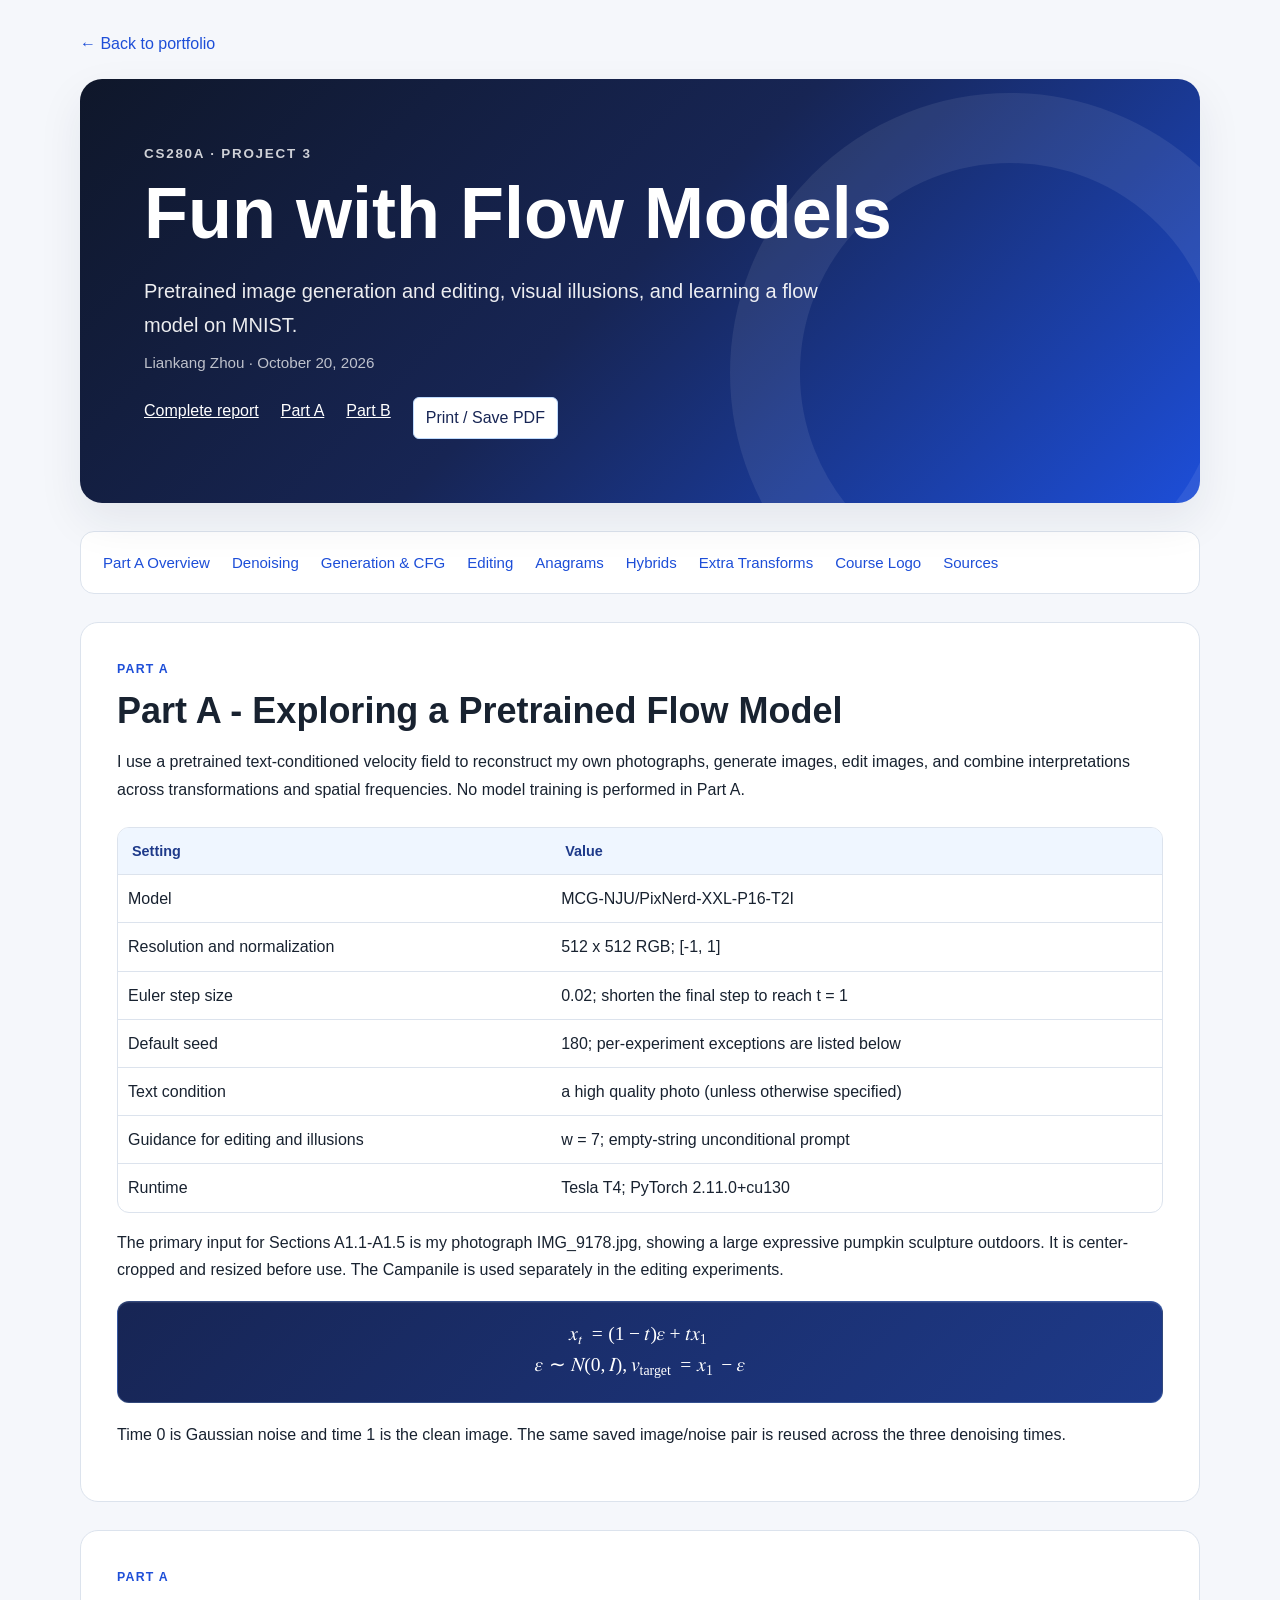
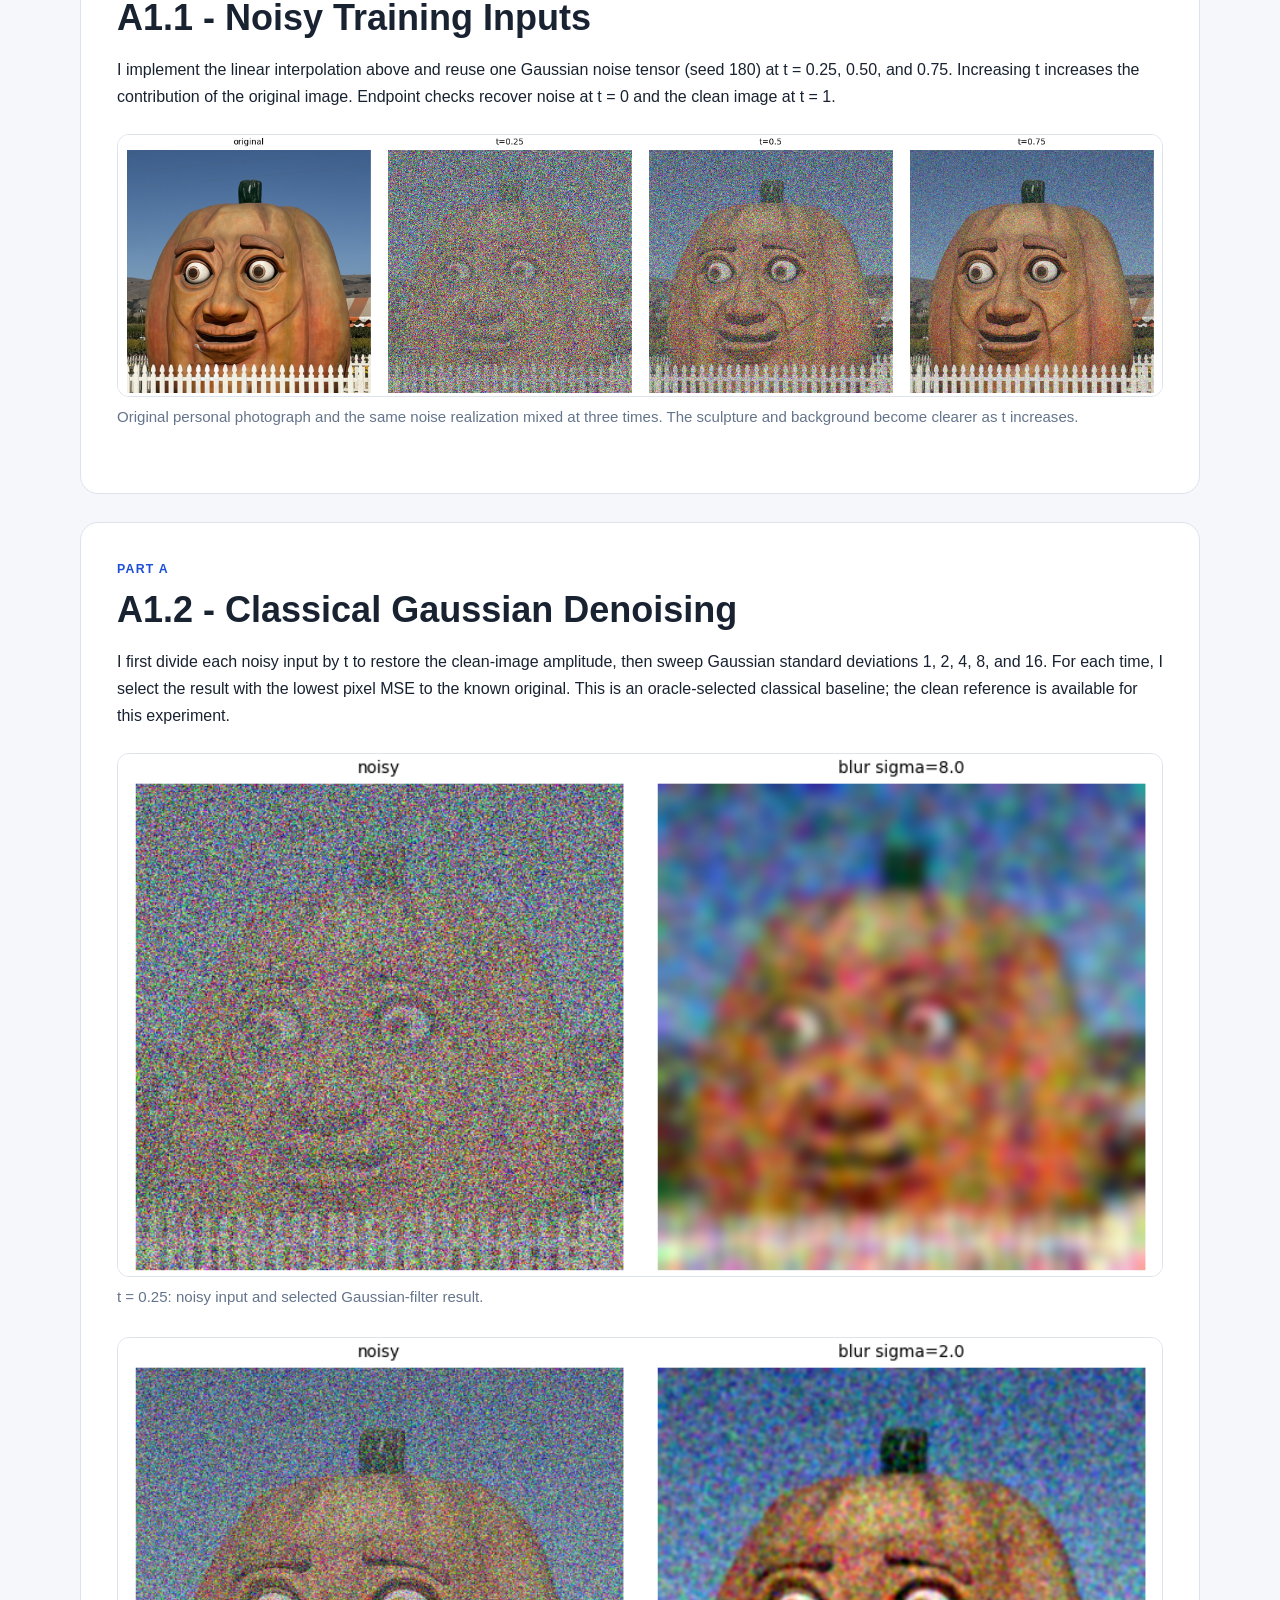
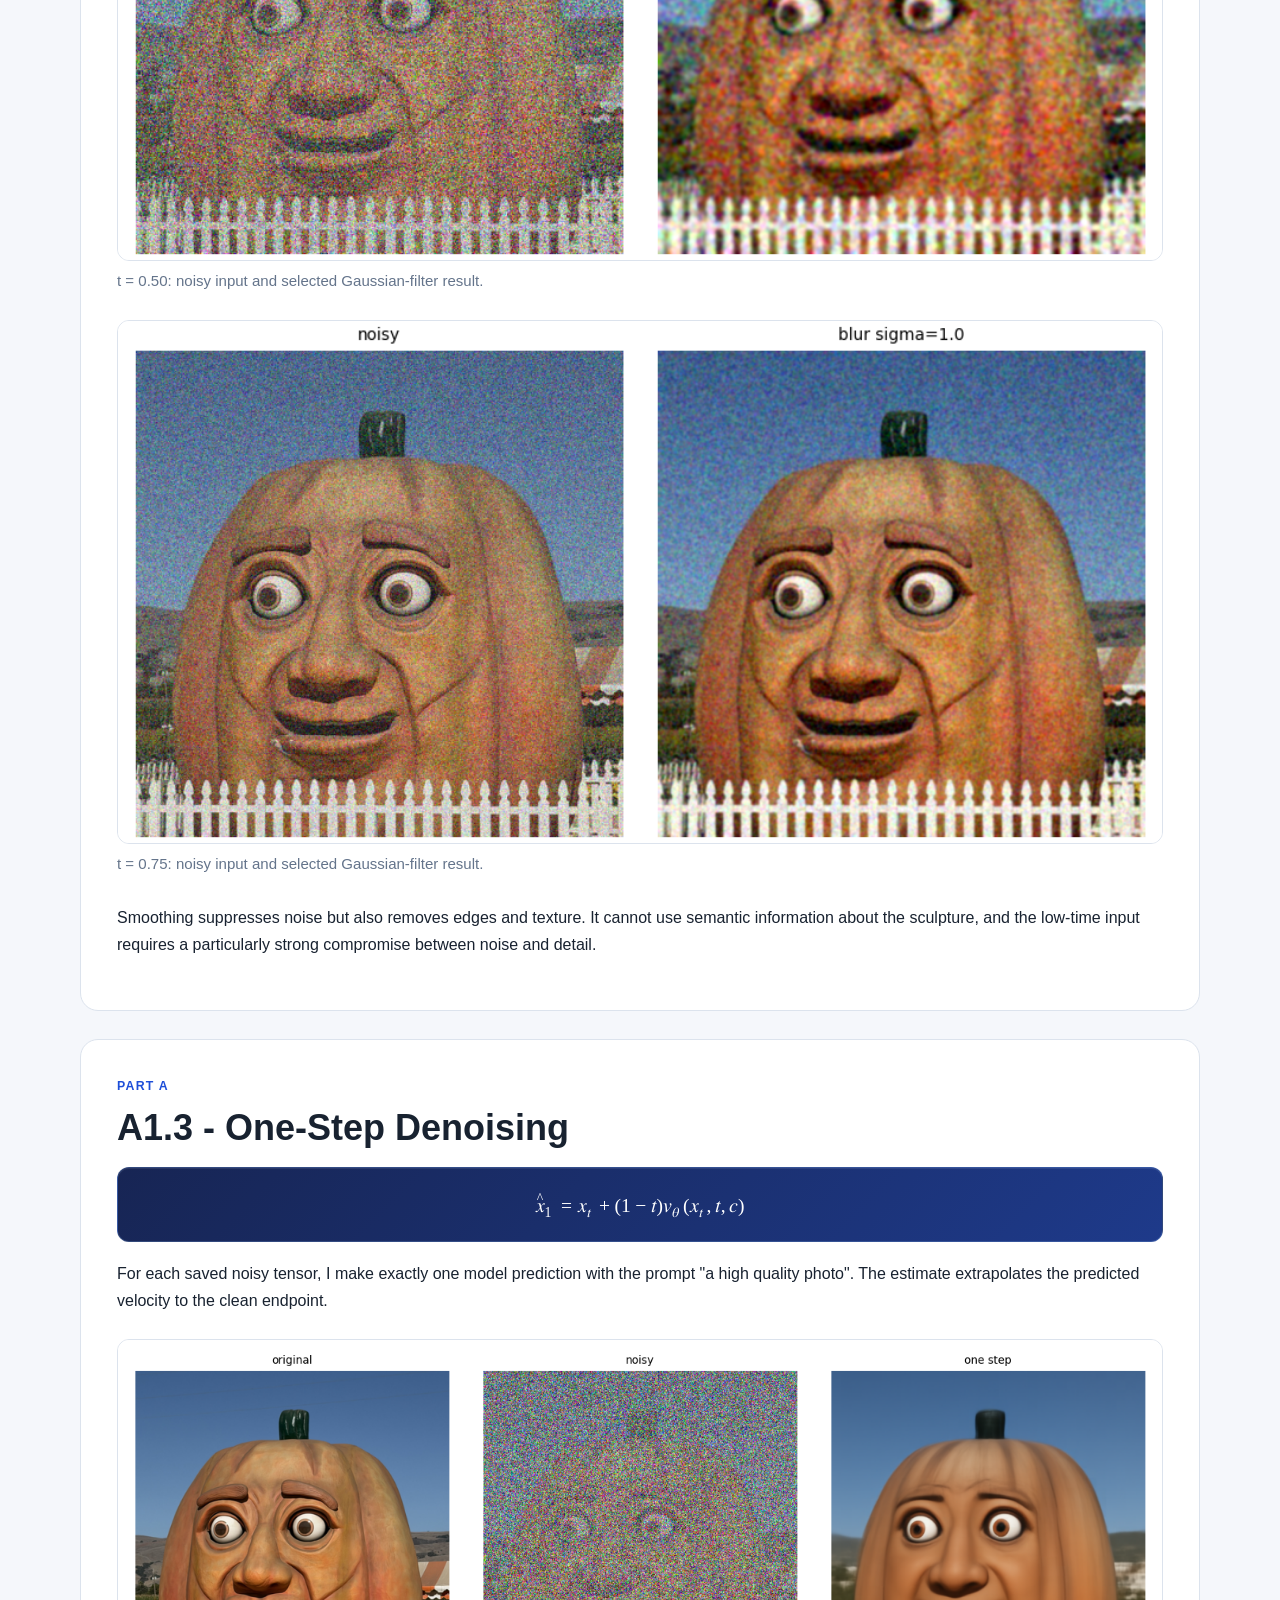
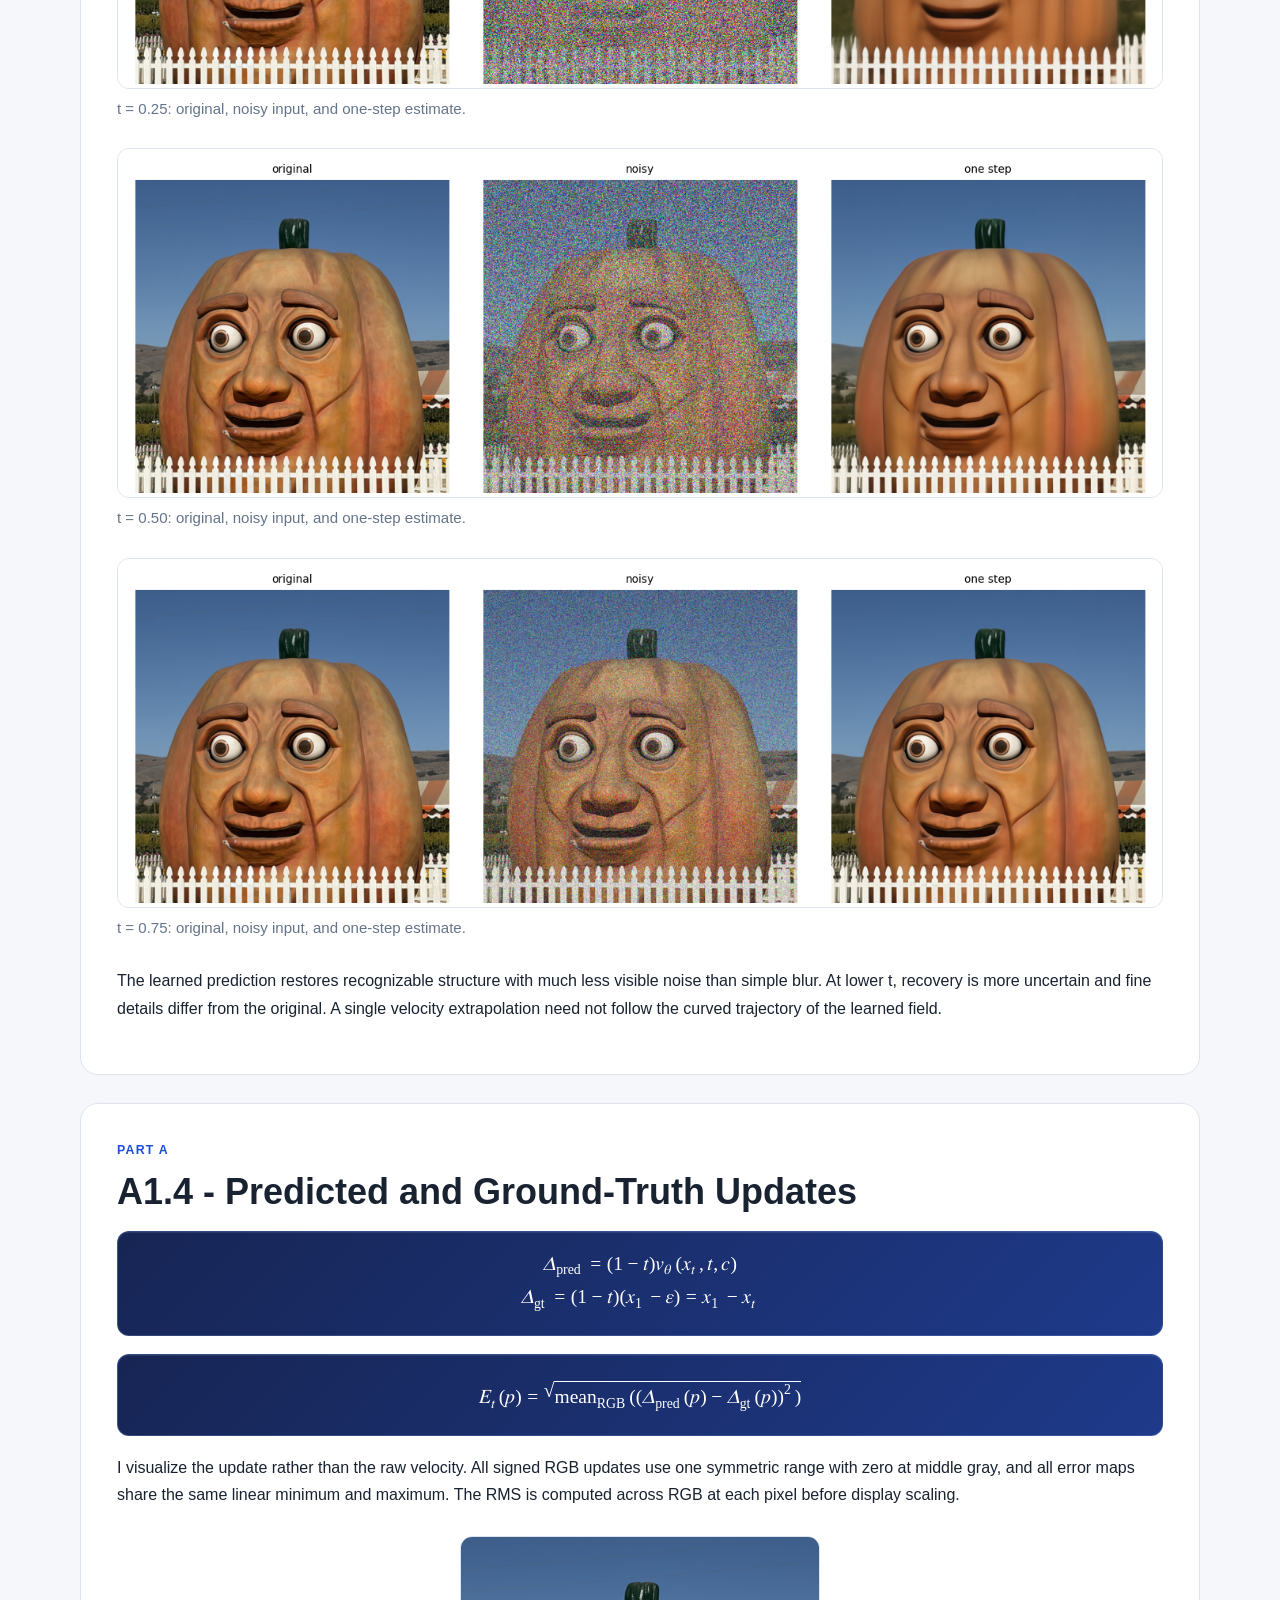
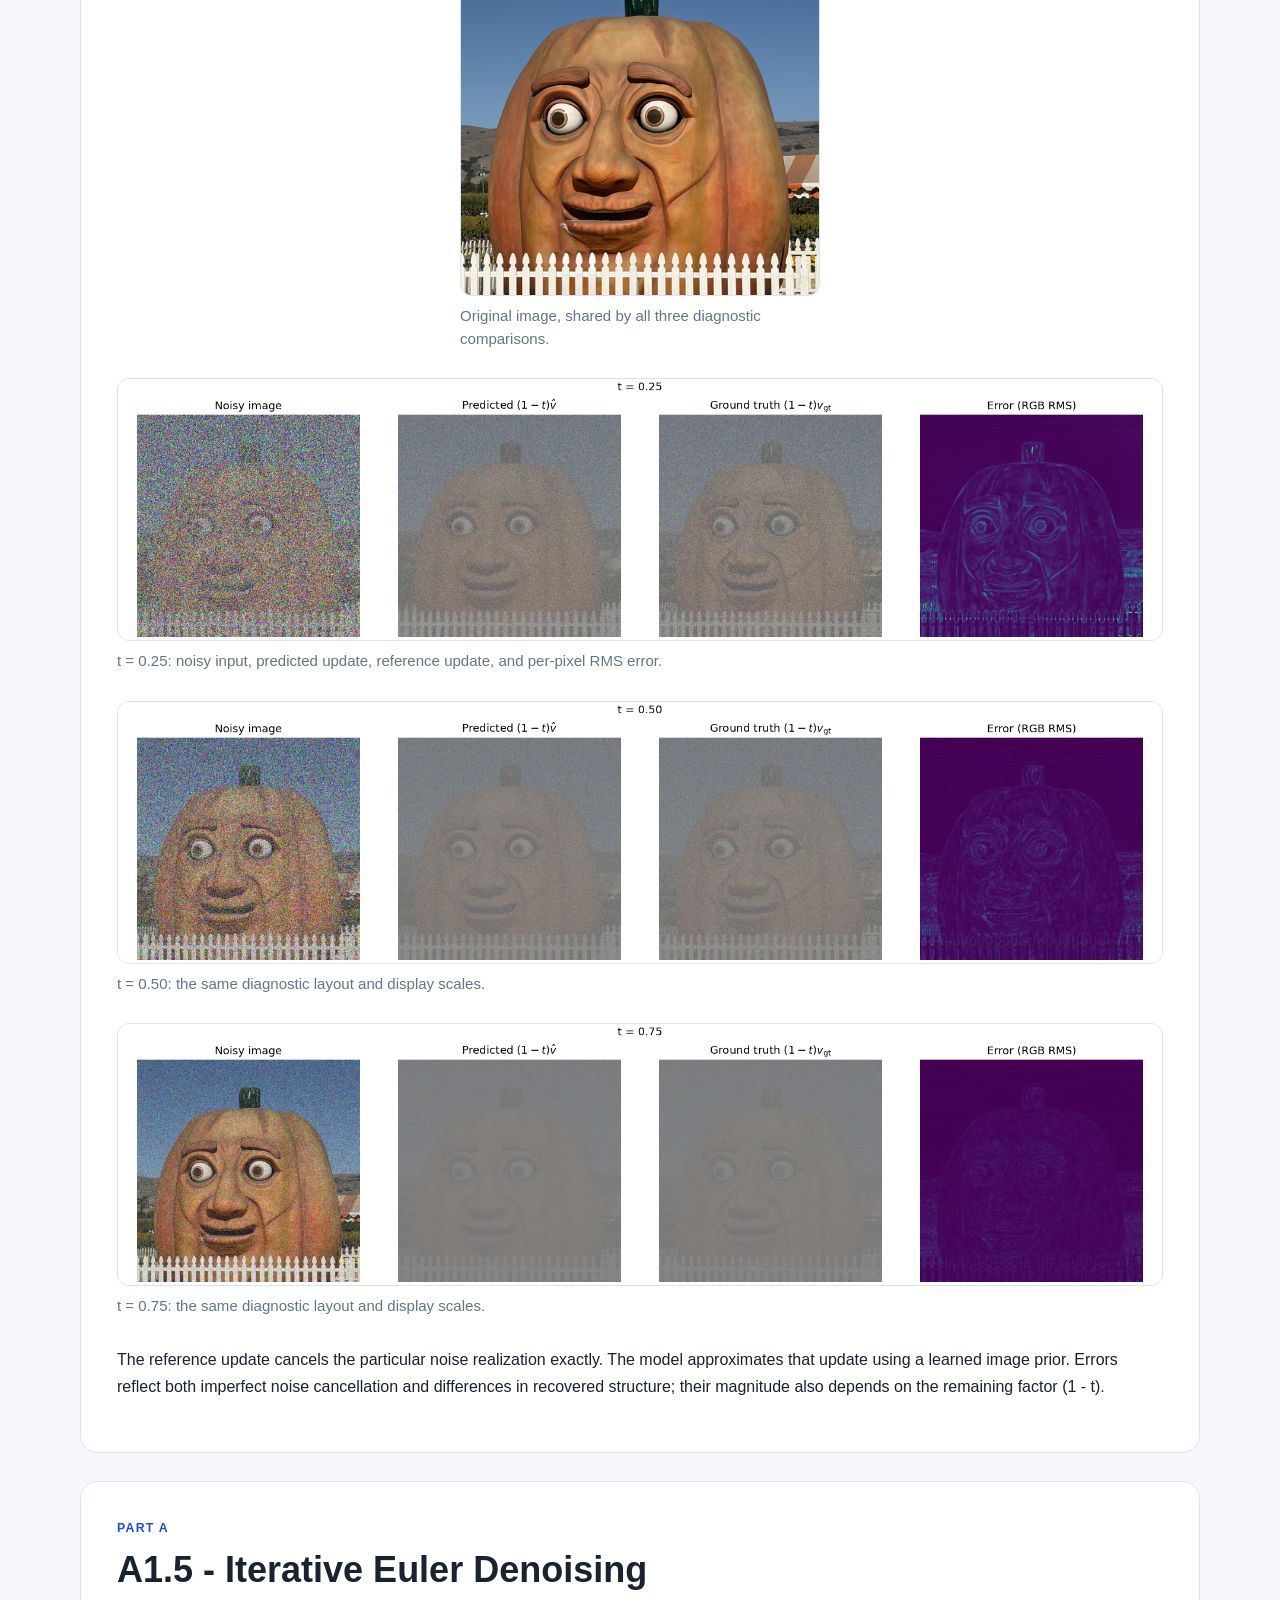
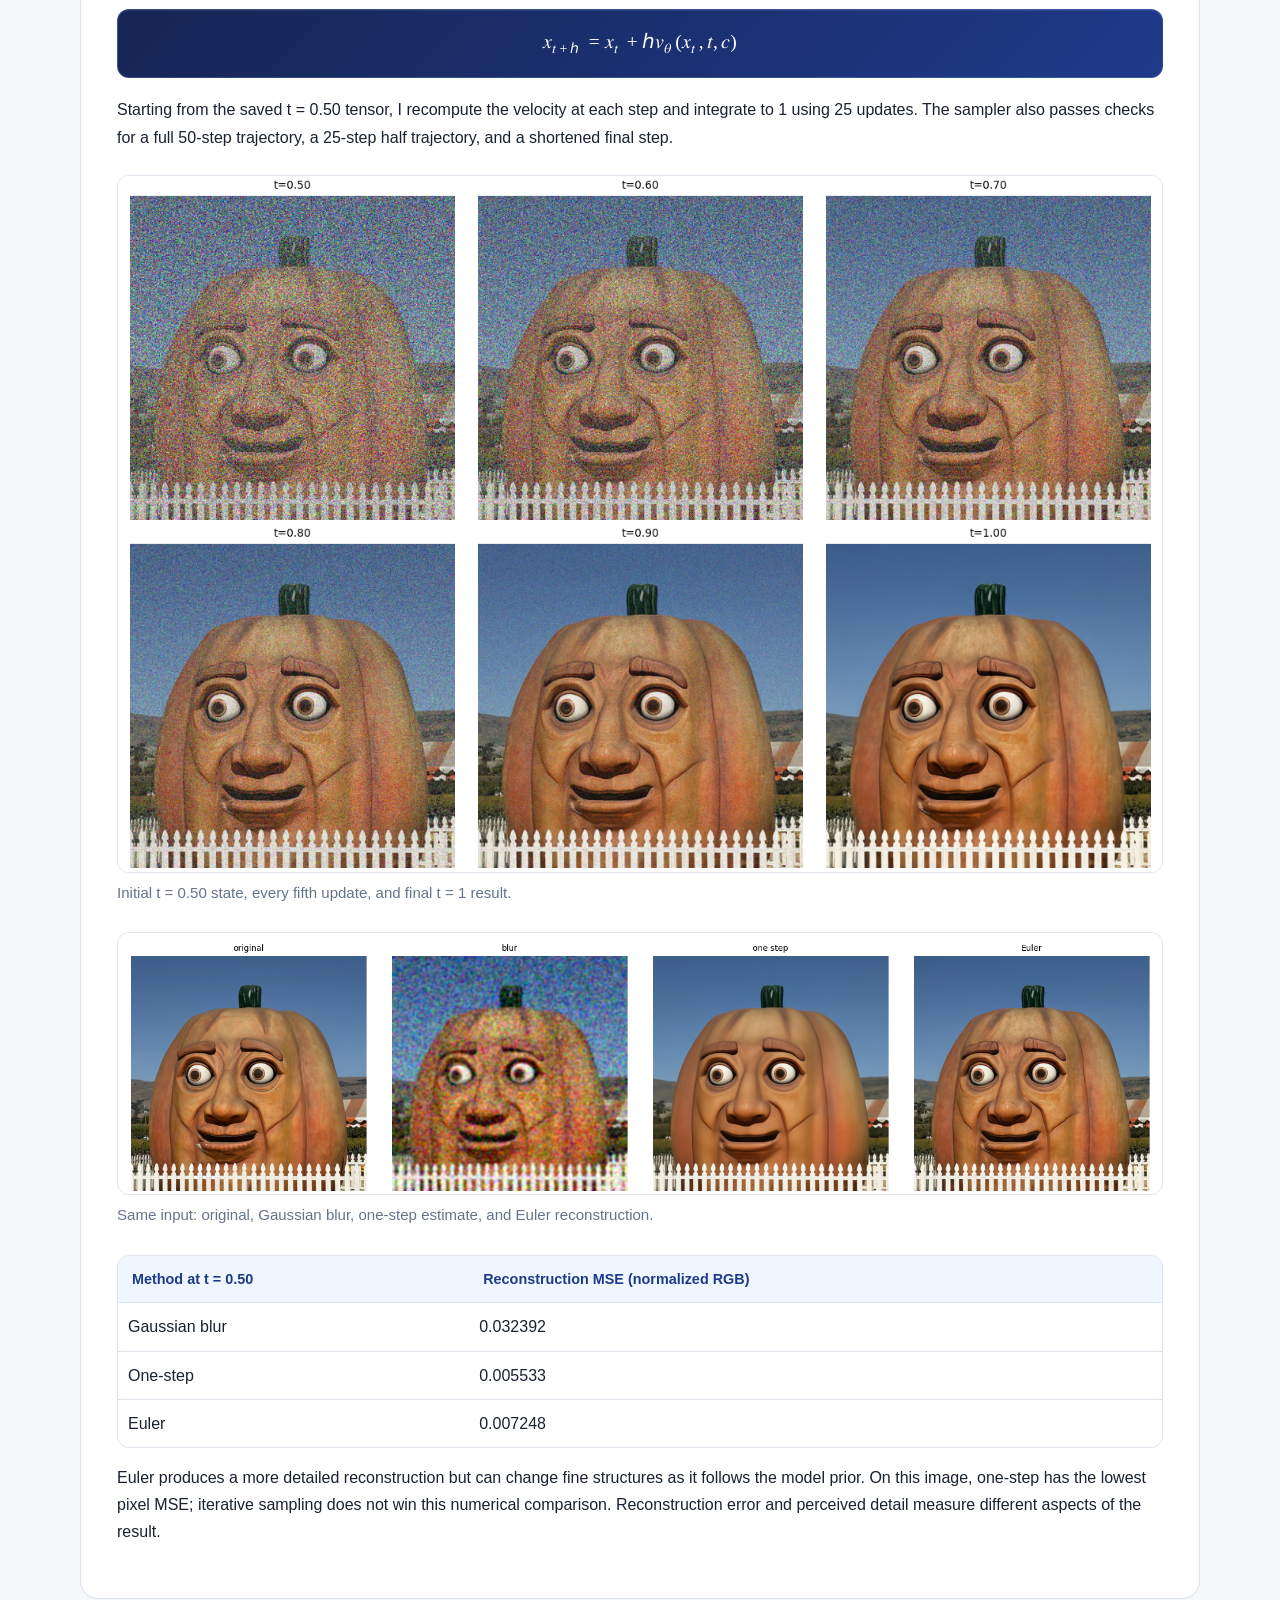
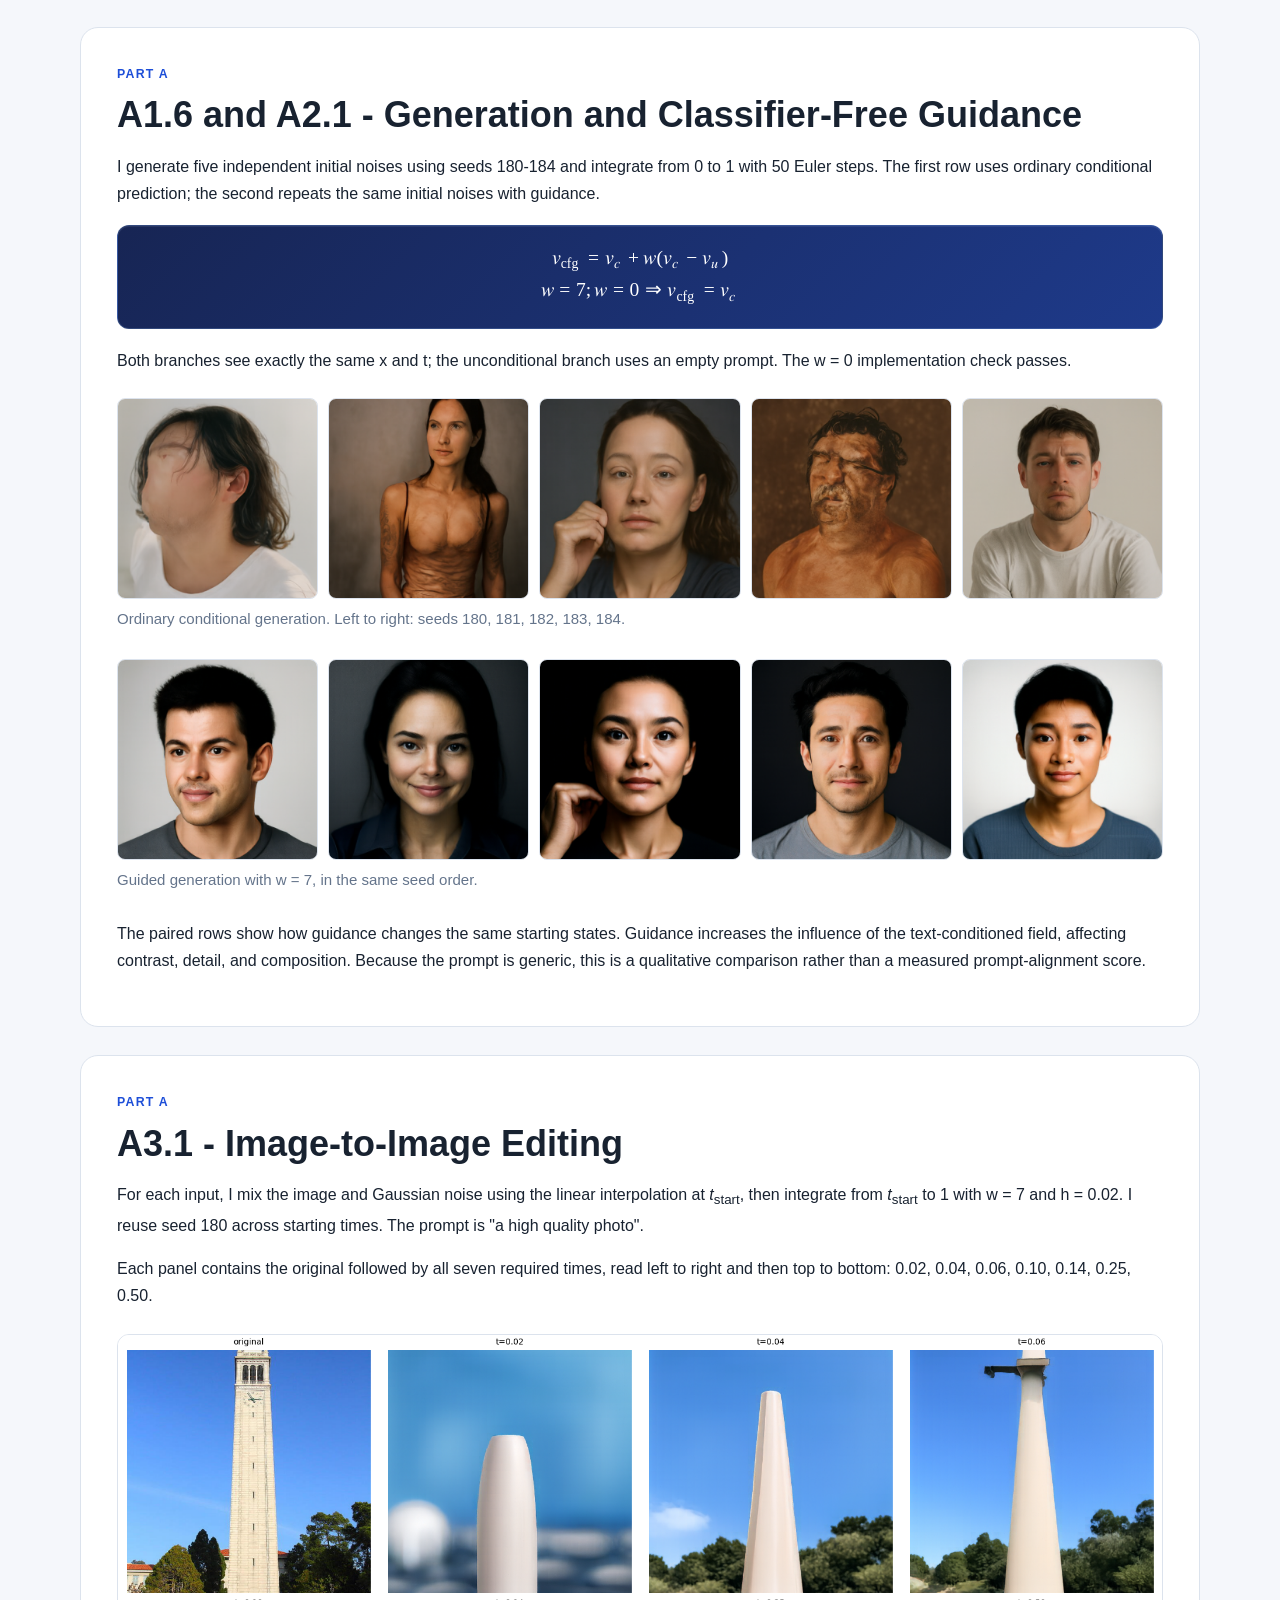
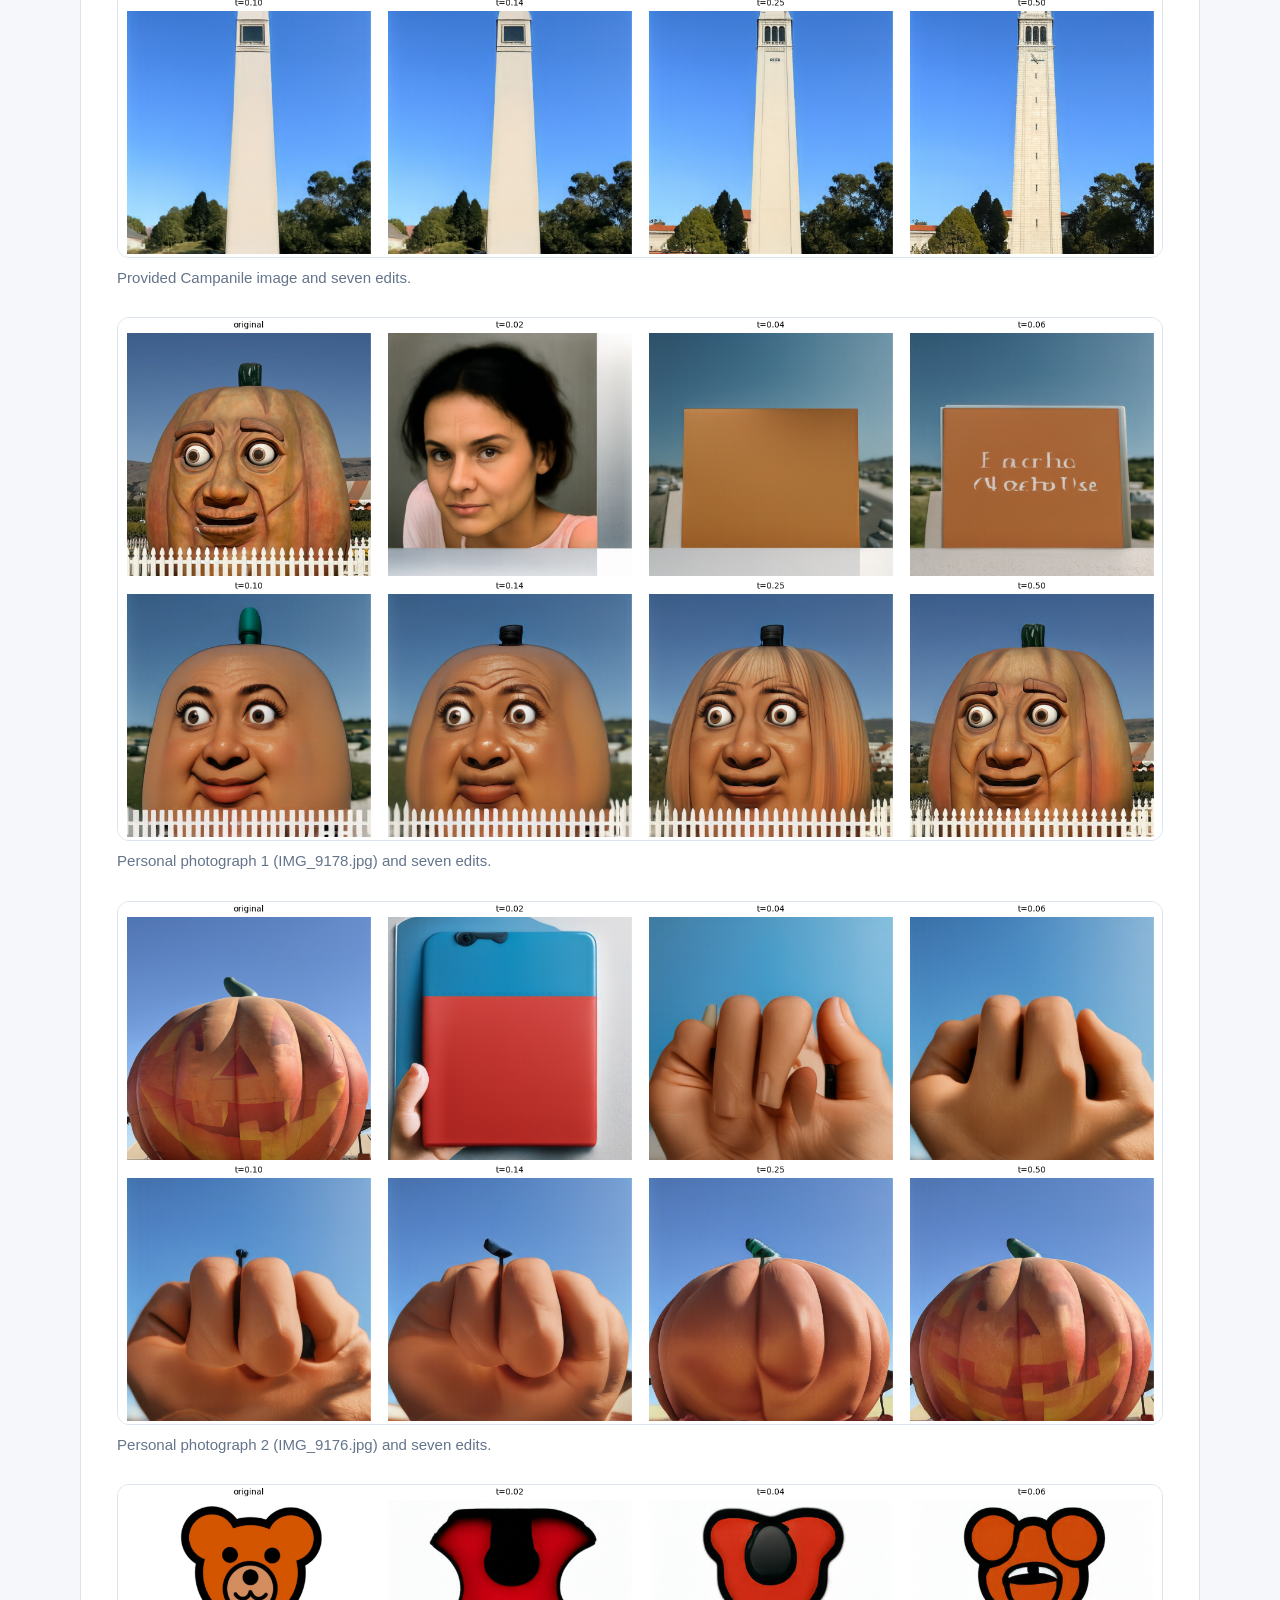
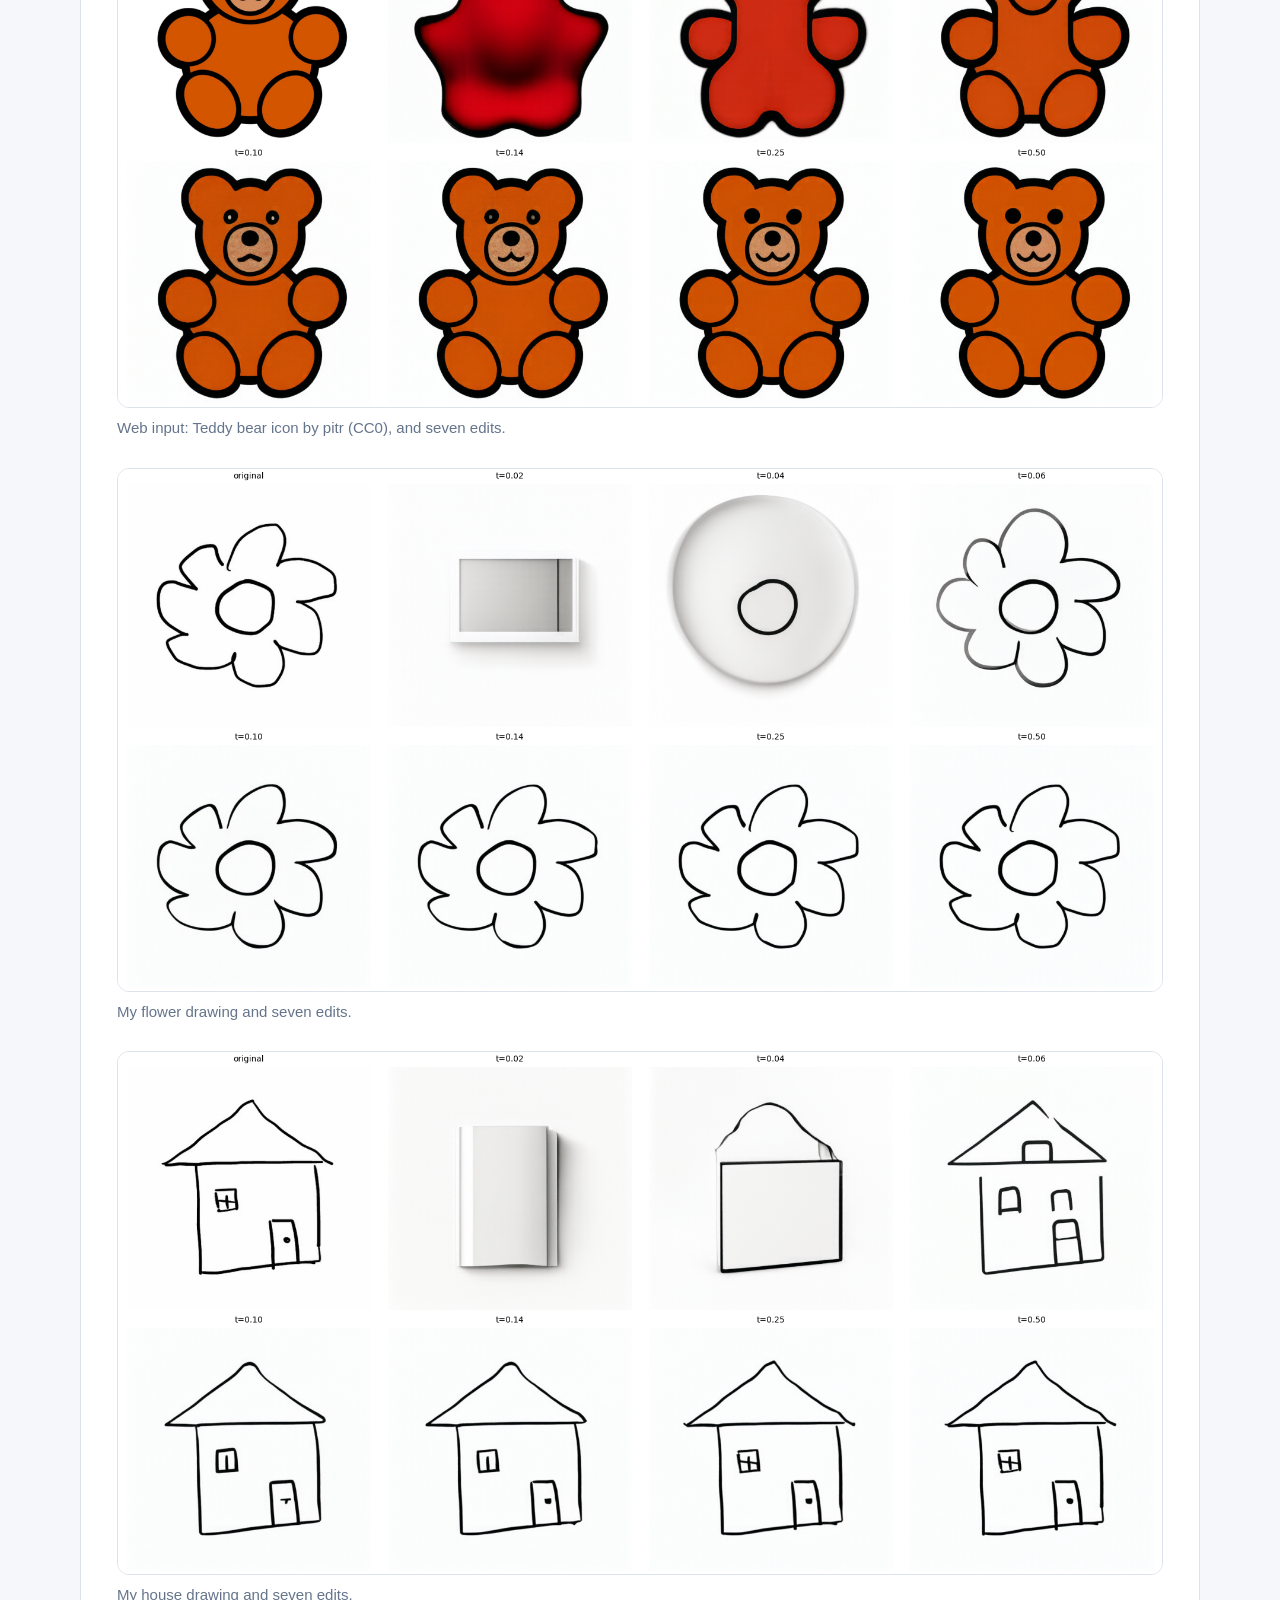
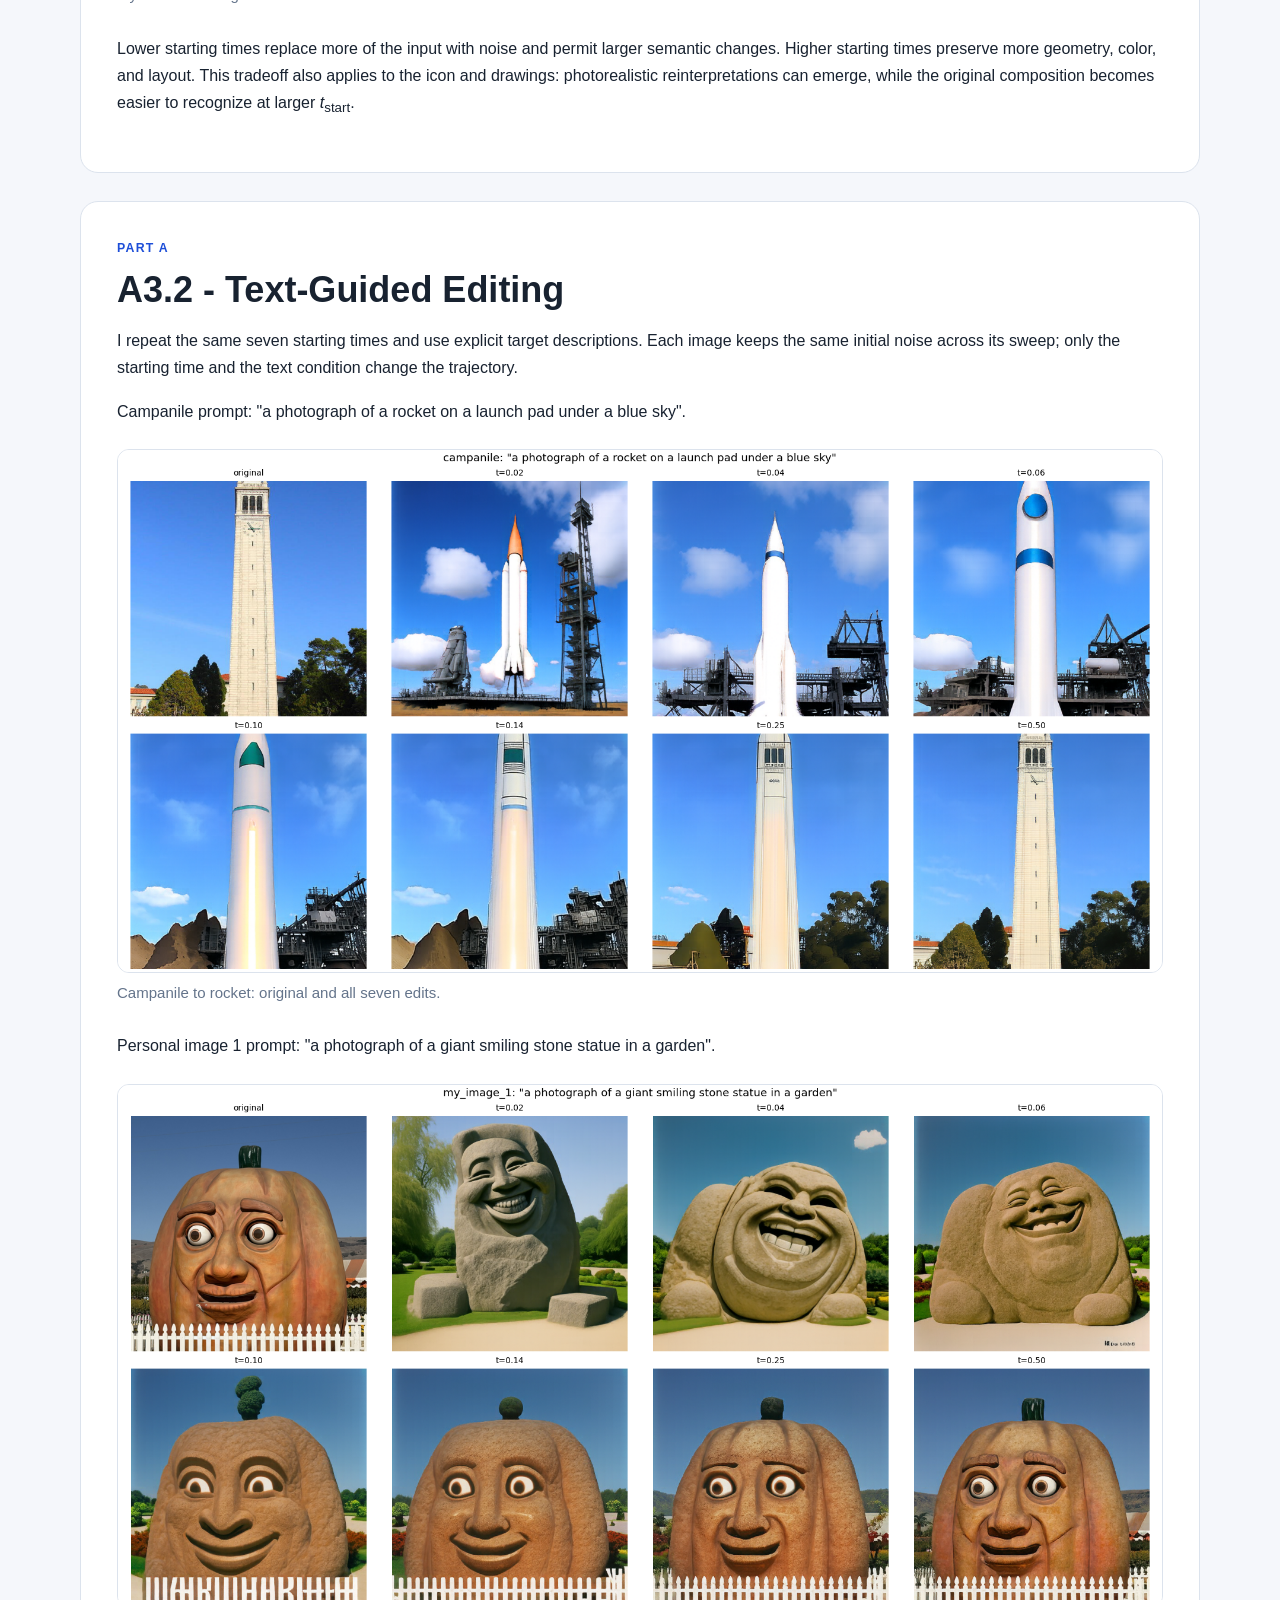
<file: 3/parta.html>
<!DOCTYPE html><html lang="en"><head><meta charset="UTF-8"><meta name="viewport" content="width=device-width,initial-scale=1.0"><meta name="description" content="CS280A Project 3: pretrained flow models, visual anagrams, and flow matching from scratch, by Liankang Zhou."><title>Project 3 | Liankang Zhou</title><link rel="stylesheet" href="style.css"><script defer src="script.js"></script></head><body><a class="skip" href="#report">Skip to report</a><header class="site-header"><a class="back-link" href="https://liankangzhou.github.io/">&larr; Back to portfolio</a></header><main id="report"><div class="hero"><p class="eyebrow">CS280A · Project 3</p><h1>Fun with Flow Models</h1><p class="hero-subtitle">Pretrained image generation and editing, visual illusions, and learning a flow model on MNIST.</p><p class="hero-meta">Liankang Zhou · October 20, 2026</p><p class="print-title">Part A - Exploring the Power of Flow Models</p><div class="report-links"><a href="index.html">Complete report</a><a href="parta.html">Part A</a><a href="partb.html">Part B</a><button type="button" class="print-button" id="print-report">Print / Save PDF</button></div></div><nav class="section-nav" aria-label="Project sections"><a href="#a-overview">Part A Overview</a><a href="#a-noising">Denoising</a><a href="#a-generation">Generation & CFG</a><a href="#a-edit">Editing</a><a href="#a-anagrams">Anagrams</a><a href="#a-hybrids">Hybrids</a><a href="#a-extra-transforms">Extra Transforms</a><a href="#a-logo">Course Logo</a><a href="#a-sources">Sources</a></nav><section id="a-overview"><div class="section-label">PART A</div><h2>Part A - Exploring a Pretrained Flow Model</h2><p>I use a pretrained text-conditioned velocity field to reconstruct my own photographs, generate images, edit images, and combine interpretations across transformations and spatial frequencies. No model training is performed in Part A.</p><div class="table-wrap"><table><thead><tr><th>Setting</th><th>Value</th></tr></thead><tbody><tr><td>Model</td><td>MCG-NJU/PixNerd-XXL-P16-T2I</td></tr><tr><td>Resolution and normalization</td><td>512 x 512 RGB; [-1, 1]</td></tr><tr><td>Euler step size</td><td>0.02; shorten the final step to reach t = 1</td></tr><tr><td>Default seed</td><td>180; per-experiment exceptions are listed below</td></tr><tr><td>Text condition</td><td>a high quality photo (unless otherwise specified)</td></tr><tr><td>Guidance for editing and illusions</td><td>w = 7; empty-string unconditional prompt</td></tr><tr><td>Runtime</td><td>Tesla T4; PyTorch 2.11.0+cu130</td></tr></tbody></table></div><p>The primary input for Sections A1.1-A1.5 is my photograph IMG_9178.jpg, showing a large expressive pumpkin sculpture outdoors. It is center-cropped and resized before use. The Campanile is used separately in the editing experiments.</p><div class="equation" id="equation-01"><math xmlns="http://www.w3.org/1998/Math/MathML" display="block" aria-label="x_t = (1 - t) epsilon + t x_1;  epsilon ~ N(0, I);  v_target = x_1 - epsilon."><mrow><msub><mi>x</mi><mi>t</mi></msub><mo>=</mo><mrow><mo>(</mo><mrow><mn>1</mn><mo>−</mo><mi>t</mi></mrow><mo>)</mo></mrow><mi>ε</mi><mo>+</mo><mi>t</mi><msub><mi>x</mi><mn>1</mn></msub></mrow></math><math xmlns="http://www.w3.org/1998/Math/MathML" display="block" aria-label="x_t = (1 - t) epsilon + t x_1;  epsilon ~ N(0, I);  v_target = x_1 - epsilon."><mrow><mi>ε</mi><mo>∼</mo><mi mathvariant="script">N</mi><mrow><mo>(</mo><mrow><mn>0</mn><mo>,</mo><mi>I</mi></mrow><mo>)</mo></mrow><mo>,</mo><msub><mi>v</mi><mtext>target</mtext></msub><mo>=</mo><msub><mi>x</mi><mn>1</mn></msub><mo>−</mo><mi>ε</mi></mrow></math></div><p>Time 0 is Gaussian noise and time 1 is the clean image. The same saved image/noise pair is reused across the three denoising times.</p></section><section id="a-noising"><div class="section-label">PART A</div><h2>A1.1 - Noisy Training Inputs</h2><p>I implement the linear interpolation above and reuse one Gaussian noise tensor (seed 180) at t = 0.25, 0.50, and 0.75. Increasing t increases the contribution of the original image. Endpoint checks recover noise at t = 0 and the clean image at t = 1.</p><figure class="wide-figure "><a href="assets/a/training_inputs.png" target="_blank" rel="noopener" aria-label="Open full-size figure: Original personal photograph and the same noise realization mixed at three times. The sculpture and background become clearer as t increases."><img src="assets/a/training_inputs.png" alt="Original personal photograph and the same noise realization mixed at three times. The sculpture and background become clearer as t increases." loading="lazy" decoding="async"  width="1760" height="440"></a><figcaption>Original personal photograph and the same noise realization mixed at three times. The sculpture and background become clearer as t increases.</figcaption></figure></section><section id="a-blur"><div class="section-label">PART A</div><h2>A1.2 - Classical Gaussian Denoising</h2><p>I first divide each noisy input by t to restore the clean-image amplitude, then sweep Gaussian standard deviations 1, 2, 4, 8, and 16. For each time, I select the result with the lowest pixel MSE to the known original. This is an oracle-selected classical baseline; the clean reference is available for this experiment.</p><figure class="wide-figure "><a href="assets/a/blur_0.25.png" target="_blank" rel="noopener" aria-label="Open full-size figure: t = 0.25: noisy input and selected Gaussian-filter result."><img src="assets/a/blur_0.25.png" alt="t = 0.25: noisy input and selected Gaussian-filter result." loading="lazy" decoding="async"  width="880" height="440"></a><figcaption>t = 0.25: noisy input and selected Gaussian-filter result.</figcaption></figure><figure class="wide-figure "><a href="assets/a/blur_0.5.png" target="_blank" rel="noopener" aria-label="Open full-size figure: t = 0.50: noisy input and selected Gaussian-filter result."><img src="assets/a/blur_0.5.png" alt="t = 0.50: noisy input and selected Gaussian-filter result." loading="lazy" decoding="async"  width="880" height="440"></a><figcaption>t = 0.50: noisy input and selected Gaussian-filter result.</figcaption></figure><figure class="wide-figure "><a href="assets/a/blur_0.75.png" target="_blank" rel="noopener" aria-label="Open full-size figure: t = 0.75: noisy input and selected Gaussian-filter result."><img src="assets/a/blur_0.75.png" alt="t = 0.75: noisy input and selected Gaussian-filter result." loading="lazy" decoding="async"  width="880" height="440"></a><figcaption>t = 0.75: noisy input and selected Gaussian-filter result.</figcaption></figure><p>Smoothing suppresses noise but also removes edges and texture. It cannot use semantic information about the sculpture, and the low-time input requires a particularly strong compromise between noise and detail.</p></section><section id="a-one-step"><div class="section-label">PART A</div><h2>A1.3 - One-Step Denoising</h2><div class="equation" id="equation-02"><math xmlns="http://www.w3.org/1998/Math/MathML" display="block" aria-label="x_hat_1 = x_t + (1 - t) v_theta(x_t, t, c)."><mrow><msub><mover><mi>x</mi><mo>^</mo></mover><mn>1</mn></msub><mo>=</mo><msub><mi>x</mi><mi>t</mi></msub><mo>+</mo><mrow><mo>(</mo><mrow><mn>1</mn><mo>−</mo><mi>t</mi></mrow><mo>)</mo></mrow><msub><mi>v</mi><mi>θ</mi></msub><mrow><mo>(</mo><mrow><msub><mi>x</mi><mi>t</mi></msub><mo>,</mo><mi>t</mi><mo>,</mo><mi>c</mi></mrow><mo>)</mo></mrow></mrow></math></div><p>For each saved noisy tensor, I make exactly one model prediction with the prompt &quot;a high quality photo&quot;. The estimate extrapolates the predicted velocity to the clean endpoint.</p><figure class="wide-figure "><a href="assets/a/one_step_0.25.png" target="_blank" rel="noopener" aria-label="Open full-size figure: t = 0.25: original, noisy input, and one-step estimate."><img src="assets/a/one_step_0.25.png" alt="t = 0.25: original, noisy input, and one-step estimate." loading="lazy" decoding="async"  width="1320" height="440"></a><figcaption>t = 0.25: original, noisy input, and one-step estimate.</figcaption></figure><figure class="wide-figure "><a href="assets/a/one_step_0.5.png" target="_blank" rel="noopener" aria-label="Open full-size figure: t = 0.50: original, noisy input, and one-step estimate."><img src="assets/a/one_step_0.5.png" alt="t = 0.50: original, noisy input, and one-step estimate." loading="lazy" decoding="async"  width="1320" height="440"></a><figcaption>t = 0.50: original, noisy input, and one-step estimate.</figcaption></figure><figure class="wide-figure "><a href="assets/a/one_step_0.75.png" target="_blank" rel="noopener" aria-label="Open full-size figure: t = 0.75: original, noisy input, and one-step estimate."><img src="assets/a/one_step_0.75.png" alt="t = 0.75: original, noisy input, and one-step estimate." loading="lazy" decoding="async"  width="1320" height="440"></a><figcaption>t = 0.75: original, noisy input, and one-step estimate.</figcaption></figure><p>The learned prediction restores recognizable structure with much less visible noise than simple blur. At lower t, recovery is more uncertain and fine details differ from the original. A single velocity extrapolation need not follow the curved trajectory of the learned field.</p></section><section id="a-velocity"><div class="section-label">PART A</div><h2>A1.4 - Predicted and Ground-Truth Updates</h2><div class="equation" id="equation-03"><math xmlns="http://www.w3.org/1998/Math/MathML" display="block" aria-label="Delta_pred = (1 - t) v_theta;  Delta_gt = (1 - t)(x_1 - epsilon) = x_1 - x_t."><mrow><msub><mi>Δ</mi><mtext>pred</mtext></msub><mo>=</mo><mrow><mo>(</mo><mrow><mn>1</mn><mo>−</mo><mi>t</mi></mrow><mo>)</mo></mrow><msub><mi>v</mi><mi>θ</mi></msub><mrow><mo>(</mo><mrow><msub><mi>x</mi><mi>t</mi></msub><mo>,</mo><mi>t</mi><mo>,</mo><mi>c</mi></mrow><mo>)</mo></mrow></mrow></math><math xmlns="http://www.w3.org/1998/Math/MathML" display="block" aria-label="Delta_pred = (1 - t) v_theta;  Delta_gt = (1 - t)(x_1 - epsilon) = x_1 - x_t."><mrow><msub><mi>Δ</mi><mtext>gt</mtext></msub><mo>=</mo><mrow><mo>(</mo><mrow><mn>1</mn><mo>−</mo><mi>t</mi></mrow><mo>)</mo></mrow><mrow><mo>(</mo><mrow><msub><mi>x</mi><mn>1</mn></msub><mo>−</mo><mi>ε</mi></mrow><mo>)</mo></mrow><mo>=</mo><msub><mi>x</mi><mn>1</mn></msub><mo>−</mo><msub><mi>x</mi><mi>t</mi></msub></mrow></math></div><div class="equation" id="equation-04"><math xmlns="http://www.w3.org/1998/Math/MathML" display="block" aria-label="E_t(pixel) = sqrt(mean_RGB((Delta_pred - Delta_gt)^2))."><mrow><msub><mi>E</mi><mi>t</mi></msub><mrow><mo>(</mo><mrow><mi>p</mi></mrow><mo>)</mo></mrow><mo>=</mo><msqrt><msub><mtext>mean</mtext><mtext>RGB</mtext></msub><mrow><mo>(</mo><mrow><msup><mrow><mo>(</mo><mrow><msub><mi>Δ</mi><mtext>pred</mtext></msub><mrow><mo>(</mo><mrow><mi>p</mi></mrow><mo>)</mo></mrow><mo>−</mo><msub><mi>Δ</mi><mtext>gt</mtext></msub><mrow><mo>(</mo><mrow><mi>p</mi></mrow><mo>)</mo></mrow></mrow><mo>)</mo></mrow><mn>2</mn></msup></mrow><mo>)</mo></mrow></msqrt></mrow></math></div><p>I visualize the update rather than the raw velocity. All signed RGB updates use one symmetric range with zero at middle gray, and all error maps share the same linear minimum and maximum. The RMS is computed across RGB at each pixel before display scaling.</p><figure class="wide-figure small-figure"><a href="assets/a/velocity_original.png" target="_blank" rel="noopener" aria-label="Open full-size figure: Original image, shared by all three diagnostic comparisons."><img src="assets/a/velocity_original.png" alt="Original image, shared by all three diagnostic comparisons." loading="lazy" decoding="async"  width="512" height="512"></a><figcaption>Original image, shared by all three diagnostic comparisons.</figcaption></figure><figure class="wide-figure "><a href="assets/a/velocity_0.25.png" target="_blank" rel="noopener" aria-label="Open full-size figure: t = 0.25: noisy input, predicted update, reference update, and per-pixel RMS error."><img src="assets/a/velocity_0.25.png" alt="t = 0.25: noisy input, predicted update, reference update, and per-pixel RMS error." loading="lazy" decoding="async"  width="1760" height="440"></a><figcaption>t = 0.25: noisy input, predicted update, reference update, and per-pixel RMS error.</figcaption></figure><figure class="wide-figure "><a href="assets/a/velocity_0.50.png" target="_blank" rel="noopener" aria-label="Open full-size figure: t = 0.50: the same diagnostic layout and display scales."><img src="assets/a/velocity_0.50.png" alt="t = 0.50: the same diagnostic layout and display scales." loading="lazy" decoding="async"  width="1760" height="440"></a><figcaption>t = 0.50: the same diagnostic layout and display scales.</figcaption></figure><figure class="wide-figure "><a href="assets/a/velocity_0.75.png" target="_blank" rel="noopener" aria-label="Open full-size figure: t = 0.75: the same diagnostic layout and display scales."><img src="assets/a/velocity_0.75.png" alt="t = 0.75: the same diagnostic layout and display scales." loading="lazy" decoding="async"  width="1760" height="440"></a><figcaption>t = 0.75: the same diagnostic layout and display scales.</figcaption></figure><p>The reference update cancels the particular noise realization exactly. The model approximates that update using a learned image prior. Errors reflect both imperfect noise cancellation and differences in recovered structure; their magnitude also depends on the remaining factor (1 - t).</p></section><section id="a-euler"><div class="section-label">PART A</div><h2>A1.5 - Iterative Euler Denoising</h2><div class="equation" id="equation-05"><math xmlns="http://www.w3.org/1998/Math/MathML" display="block" aria-label="x_(t+h) = x_t + h v_theta(x_t, t, c)."><mrow><msub><mi>x</mi><mrow><mi>t</mi><mo>+</mo><mi>h</mi></mrow></msub><mo>=</mo><msub><mi>x</mi><mi>t</mi></msub><mo>+</mo><mi>h</mi><msub><mi>v</mi><mi>θ</mi></msub><mrow><mo>(</mo><mrow><msub><mi>x</mi><mi>t</mi></msub><mo>,</mo><mi>t</mi><mo>,</mo><mi>c</mi></mrow><mo>)</mo></mrow></mrow></math></div><p>Starting from the saved t = 0.50 tensor, I recompute the velocity at each step and integrate to 1 using 25 updates. The sampler also passes checks for a full 50-step trajectory, a 25-step half trajectory, and a shortened final step.</p><figure class="wide-figure "><a href="assets/a/trajectory.png" target="_blank" rel="noopener" aria-label="Open full-size figure: Initial t = 0.50 state, every fifth update, and final t = 1 result."><img src="assets/a/trajectory.png" alt="Initial t = 0.50 state, every fifth update, and final t = 1 result." loading="lazy" decoding="async"  width="1320" height="880"></a><figcaption>Initial t = 0.50 state, every fifth update, and final t = 1 result.</figcaption></figure><figure class="wide-figure "><a href="assets/a/comparison.png" target="_blank" rel="noopener" aria-label="Open full-size figure: Same input: original, Gaussian blur, one-step estimate, and Euler reconstruction."><img src="assets/a/comparison.png" alt="Same input: original, Gaussian blur, one-step estimate, and Euler reconstruction." loading="lazy" decoding="async"  width="1760" height="440"></a><figcaption>Same input: original, Gaussian blur, one-step estimate, and Euler reconstruction.</figcaption></figure><div class="table-wrap"><table><thead><tr><th>Method at t = 0.50</th><th>Reconstruction MSE (normalized RGB)</th></tr></thead><tbody><tr><td>Gaussian blur</td><td>0.032392</td></tr><tr><td>One-step</td><td>0.005533</td></tr><tr><td>Euler</td><td>0.007248</td></tr></tbody></table></div><p>Euler produces a more detailed reconstruction but can change fine structures as it follows the model prior. On this image, one-step has the lowest pixel MSE; iterative sampling does not win this numerical comparison. Reconstruction error and perceived detail measure different aspects of the result.</p></section><section id="a-generation"><div class="section-label">PART A</div><h2>A1.6 and A2.1 - Generation and Classifier-Free Guidance</h2><p>I generate five independent initial noises using seeds 180-184 and integrate from 0 to 1 with 50 Euler steps. The first row uses ordinary conditional prediction; the second repeats the same initial noises with guidance.</p><div class="equation" id="equation-06"><math xmlns="http://www.w3.org/1998/Math/MathML" display="block" aria-label="Part A: v_cfg = v_c + w(v_c - v_u),  w = 7;  w = 0 recovers v_c."><mrow><msub><mi>v</mi><mtext>cfg</mtext></msub><mo>=</mo><msub><mi>v</mi><mi>c</mi></msub><mo>+</mo><mi>w</mi><mrow><mo>(</mo><mrow><msub><mi>v</mi><mi>c</mi></msub><mo>−</mo><msub><mi>v</mi><mi>u</mi></msub></mrow><mo>)</mo></mrow></mrow></math><math xmlns="http://www.w3.org/1998/Math/MathML" display="block" aria-label="Part A: v_cfg = v_c + w(v_c - v_u),  w = 7;  w = 0 recovers v_c."><mrow><mi>w</mi><mo>=</mo><mn>7</mn><mo>;</mo><mi>w</mi><mo>=</mo><mn>0</mn><mo>⇒</mo><msub><mi>v</mi><mtext>cfg</mtext></msub><mo>=</mo><msub><mi>v</mi><mi>c</mi></msub></mrow></math></div><p>Both branches see exactly the same x and t; the unconditional branch uses an empty prompt. The w = 0 implementation check passes.</p><figure class="wide-figure"><div class="gallery"><a href="assets/a/conditional_0.png" target="_blank" rel="noopener" aria-label="Open full-size figure: Ordinary conditional generation. Left to right: seeds 180, 181, 182, 183, 184. Seed 180"><img src="assets/a/conditional_0.png" alt="Ordinary conditional generation. Left to right: seeds 180, 181, 182, 183, 184. Seed 180" loading="lazy" decoding="async"  width="512" height="512"></a><a href="assets/a/conditional_1.png" target="_blank" rel="noopener" aria-label="Open full-size figure: Ordinary conditional generation. Left to right: seeds 180, 181, 182, 183, 184. Seed 181"><img src="assets/a/conditional_1.png" alt="Ordinary conditional generation. Left to right: seeds 180, 181, 182, 183, 184. Seed 181" loading="lazy" decoding="async"  width="512" height="512"></a><a href="assets/a/conditional_2.png" target="_blank" rel="noopener" aria-label="Open full-size figure: Ordinary conditional generation. Left to right: seeds 180, 181, 182, 183, 184. Seed 182"><img src="assets/a/conditional_2.png" alt="Ordinary conditional generation. Left to right: seeds 180, 181, 182, 183, 184. Seed 182" loading="lazy" decoding="async"  width="512" height="512"></a><a href="assets/a/conditional_3.png" target="_blank" rel="noopener" aria-label="Open full-size figure: Ordinary conditional generation. Left to right: seeds 180, 181, 182, 183, 184. Seed 183"><img src="assets/a/conditional_3.png" alt="Ordinary conditional generation. Left to right: seeds 180, 181, 182, 183, 184. Seed 183" loading="lazy" decoding="async"  width="512" height="512"></a><a href="assets/a/conditional_4.png" target="_blank" rel="noopener" aria-label="Open full-size figure: Ordinary conditional generation. Left to right: seeds 180, 181, 182, 183, 184. Seed 184"><img src="assets/a/conditional_4.png" alt="Ordinary conditional generation. Left to right: seeds 180, 181, 182, 183, 184. Seed 184" loading="lazy" decoding="async"  width="512" height="512"></a></div><figcaption>Ordinary conditional generation. Left to right: seeds 180, 181, 182, 183, 184.</figcaption></figure><figure class="wide-figure"><div class="gallery"><a href="assets/a/cfg_0.png" target="_blank" rel="noopener" aria-label="Open full-size figure: Guided generation with w = 7, in the same seed order. Seed 180"><img src="assets/a/cfg_0.png" alt="Guided generation with w = 7, in the same seed order. Seed 180" loading="lazy" decoding="async"  width="512" height="512"></a><a href="assets/a/cfg_1.png" target="_blank" rel="noopener" aria-label="Open full-size figure: Guided generation with w = 7, in the same seed order. Seed 181"><img src="assets/a/cfg_1.png" alt="Guided generation with w = 7, in the same seed order. Seed 181" loading="lazy" decoding="async"  width="512" height="512"></a><a href="assets/a/cfg_2.png" target="_blank" rel="noopener" aria-label="Open full-size figure: Guided generation with w = 7, in the same seed order. Seed 182"><img src="assets/a/cfg_2.png" alt="Guided generation with w = 7, in the same seed order. Seed 182" loading="lazy" decoding="async"  width="512" height="512"></a><a href="assets/a/cfg_3.png" target="_blank" rel="noopener" aria-label="Open full-size figure: Guided generation with w = 7, in the same seed order. Seed 183"><img src="assets/a/cfg_3.png" alt="Guided generation with w = 7, in the same seed order. Seed 183" loading="lazy" decoding="async"  width="512" height="512"></a><a href="assets/a/cfg_4.png" target="_blank" rel="noopener" aria-label="Open full-size figure: Guided generation with w = 7, in the same seed order. Seed 184"><img src="assets/a/cfg_4.png" alt="Guided generation with w = 7, in the same seed order. Seed 184" loading="lazy" decoding="async"  width="512" height="512"></a></div><figcaption>Guided generation with w = 7, in the same seed order.</figcaption></figure><p>The paired rows show how guidance changes the same starting states. Guidance increases the influence of the text-conditioned field, affecting contrast, detail, and composition. Because the prompt is generic, this is a qualitative comparison rather than a measured prompt-alignment score.</p></section><section id="a-edit"><div class="section-label">PART A</div><h2>A3.1 - Image-to-Image Editing</h2><p>For each input, I mix the image and Gaussian noise using the linear interpolation at <i>t</i><sub>start</sub>, then integrate from <i>t</i><sub>start</sub> to 1 with w = 7 and h = 0.02. I reuse seed 180 across starting times. The prompt is &quot;a high quality photo&quot;.</p><p>Each panel contains the original followed by all seven required times, read left to right and then top to bottom: 0.02, 0.04, 0.06, 0.10, 0.14, 0.25, 0.50.</p><figure class="wide-figure "><a href="assets/a/edit_campanile.png" target="_blank" rel="noopener" aria-label="Open full-size figure: Provided Campanile image and seven edits."><img src="assets/a/edit_campanile.png" alt="Provided Campanile image and seven edits." loading="lazy" decoding="async"  width="1760" height="880"></a><figcaption>Provided Campanile image and seven edits.</figcaption></figure><figure class="wide-figure "><a href="assets/a/edit_my_image_1.png" target="_blank" rel="noopener" aria-label="Open full-size figure: Personal photograph 1 (IMG_9178.jpg) and seven edits."><img src="assets/a/edit_my_image_1.png" alt="Personal photograph 1 (IMG_9178.jpg) and seven edits." loading="lazy" decoding="async"  width="1760" height="880"></a><figcaption>Personal photograph 1 (IMG_9178.jpg) and seven edits.</figcaption></figure><figure class="wide-figure "><a href="assets/a/edit_my_image_2.png" target="_blank" rel="noopener" aria-label="Open full-size figure: Personal photograph 2 (IMG_9176.jpg) and seven edits."><img src="assets/a/edit_my_image_2.png" alt="Personal photograph 2 (IMG_9176.jpg) and seven edits." loading="lazy" decoding="async"  width="1760" height="880"></a><figcaption>Personal photograph 2 (IMG_9176.jpg) and seven edits.</figcaption></figure><figure class="wide-figure "><a href="assets/a/edit_web_image.png" target="_blank" rel="noopener" aria-label="Open full-size figure: Web input: Teddy bear icon by pitr (CC0), and seven edits."><img src="assets/a/edit_web_image.png" alt="Web input: Teddy bear icon by pitr (CC0), and seven edits." loading="lazy" decoding="async"  width="1760" height="880"></a><figcaption>Web input: Teddy bear icon by pitr (CC0), and seven edits.</figcaption></figure><figure class="wide-figure "><a href="assets/a/edit_drawing_1.png" target="_blank" rel="noopener" aria-label="Open full-size figure: My flower drawing and seven edits."><img src="assets/a/edit_drawing_1.png" alt="My flower drawing and seven edits." loading="lazy" decoding="async"  width="1760" height="880"></a><figcaption>My flower drawing and seven edits.</figcaption></figure><figure class="wide-figure "><a href="assets/a/edit_drawing_2.png" target="_blank" rel="noopener" aria-label="Open full-size figure: My house drawing and seven edits."><img src="assets/a/edit_drawing_2.png" alt="My house drawing and seven edits." loading="lazy" decoding="async"  width="1760" height="880"></a><figcaption>My house drawing and seven edits.</figcaption></figure><p>Lower starting times replace more of the input with noise and permit larger semantic changes. Higher starting times preserve more geometry, color, and layout. This tradeoff also applies to the icon and drawings: photorealistic reinterpretations can emerge, while the original composition becomes easier to recognize at larger <i>t</i><sub>start</sub>.</p></section><section id="a-text-edit"><div class="section-label">PART A</div><h2>A3.2 - Text-Guided Editing</h2><p>I repeat the same seven starting times and use explicit target descriptions. Each image keeps the same initial noise across its sweep; only the starting time and the text condition change the trajectory.</p><p>Campanile prompt: &quot;a photograph of a rocket on a launch pad under a blue sky&quot;.</p><figure class="wide-figure "><a href="assets/a/text_edit_campanile.png" target="_blank" rel="noopener" aria-label="Open full-size figure: Campanile to rocket: original and all seven edits."><img src="assets/a/text_edit_campanile.png" alt="Campanile to rocket: original and all seven edits." loading="lazy" decoding="async"  width="1760" height="880"></a><figcaption>Campanile to rocket: original and all seven edits.</figcaption></figure><p>Personal image 1 prompt: &quot;a photograph of a giant smiling stone statue in a garden&quot;.</p><figure class="wide-figure "><a href="assets/a/text_edit_my_image_1.png" target="_blank" rel="noopener" aria-label="Open full-size figure: Personal image 1 to stone statue: original and all seven edits."><img src="assets/a/text_edit_my_image_1.png" alt="Personal image 1 to stone statue: original and all seven edits." loading="lazy" decoding="async"  width="1760" height="880"></a><figcaption>Personal image 1 to stone statue: original and all seven edits.</figcaption></figure><p>Personal image 2 prompt: &quot;a photograph of a glowing jack-o-lantern at night&quot;.</p><figure class="wide-figure "><a href="assets/a/text_edit_my_image_2.png" target="_blank" rel="noopener" aria-label="Open full-size figure: Personal image 2 to jack-o-lantern: original and all seven edits."><img src="assets/a/text_edit_my_image_2.png" alt="Personal image 2 to jack-o-lantern: original and all seven edits." loading="lazy" decoding="async"  width="1760" height="880"></a><figcaption>Personal image 2 to jack-o-lantern: original and all seven edits.</figcaption></figure><p>At small starting times, the prompt can dominate the source identity. At larger times, the target competes with stronger input structure. Intermediate settings offer a compromise, but there is no single best time for every input and edit.</p></section><section id="a-anagrams"><div class="section-label">PART A</div><h2>A3.3 - Visual Anagrams with 180-Degree Rotation</h2><div class="equation" id="equation-07"><math xmlns="http://www.w3.org/1998/Math/MathML" display="block" aria-label="v_mix(x,t) = [v_cfg(x,t,c_A) + F^(-1)(v_cfg(F(x),t,c_B))] / 2."><mrow><msub><mi>v</mi><mtext>mix</mtext></msub><mrow><mo>(</mo><mrow><mi>x</mi><mo>,</mo><mi>t</mi></mrow><mo>)</mo></mrow><mo>=</mo><mfrac><mrow><msub><mi>v</mi><mtext>cfg</mtext></msub><mrow><mo>(</mo><mrow><mi>x</mi><mo>,</mo><mi>t</mi><mo>,</mo><msub><mi>c</mi><mi>A</mi></msub></mrow><mo>)</mo></mrow><mo>+</mo><msup><mi>F</mi><mn>−1</mn></msup><mrow><mo>(</mo><mrow><msub><mi>v</mi><mtext>cfg</mtext></msub><mrow><mo>(</mo><mrow><mi>F</mi><mrow><mo>(</mo><mrow><mi>x</mi></mrow><mo>)</mo></mrow><mo>,</mo><mi>t</mi><mo>,</mo><msub><mi>c</mi><mi>B</mi></msub></mrow><mo>)</mo></mrow></mrow><mo>)</mo></mrow></mrow><mn>2</mn></mfrac></mrow></math></div><p>Here F rotates by 180 degrees and is its own inverse. I average the two predictions in a common coordinate system before every Euler step. The rotation involution check passes. Each figure shows the same sample in both orientations, with its associated prompts.</p><p>Pair 1, seed 180: &quot;an oil painting of an old man&quot; / &quot;an oil painting of people around a campfire&quot;.</p><figure class="wide-figure "><a href="assets/a/anagram_views_0.png" target="_blank" rel="noopener" aria-label="Open full-size figure: Upright old-man interpretation and 180-degree campfire interpretation."><img src="assets/a/anagram_views_0.png" alt="Upright old-man interpretation and 180-degree campfire interpretation." loading="lazy" decoding="async"  width="880" height="440"></a><figcaption>Upright old-man interpretation and 180-degree campfire interpretation.</figcaption></figure><p>Pair 2, seed 181: &quot;a lithograph of a snowy mountain village&quot; / &quot;a lithograph of a horse&quot;.</p><figure class="wide-figure "><a href="assets/a/anagram_views_1.png" target="_blank" rel="noopener" aria-label="Open full-size figure: Upright snowy village and 180-degree horse interpretation."><img src="assets/a/anagram_views_1.png" alt="Upright snowy village and 180-degree horse interpretation." loading="lazy" decoding="async"  width="880" height="440"></a><figcaption>Upright snowy village and 180-degree horse interpretation.</figcaption></figure><p>The subjects share contours and textures rather than occupying independent images. Recognizability depends on orientation and prompt pair; a numerically correct sampler alone does not guarantee a convincing illusion.</p></section><section id="a-hybrids"><div class="section-label">PART A</div><h2>A3.4 - Hybrid Images</h2><div class="equation" id="equation-08"><math xmlns="http://www.w3.org/1998/Math/MathML" display="block" aria-label="v_hybrid = LP(v_A) + v_B - LP(v_B)."><mrow><msub><mi>v</mi><mtext>hybrid</mtext></msub><mo>=</mo><mtext>LP</mtext><mrow><mo>(</mo><mrow><msub><mi>v</mi><mi>A</mi></msub></mrow><mo>)</mo></mrow><mo>+</mo><msub><mi>v</mi><mi>B</mi></msub><mo>−</mo><mtext>LP</mtext><mrow><mo>(</mo><mrow><msub><mi>v</mi><mi>B</mi></msub></mrow><mo>)</mo></mrow></mrow></math></div><p>I combine the low-frequency structure from prompt A with the high-frequency residual from prompt B at every step. The Gaussian low-pass uses sigma = 16 and kernel size 265 at 512 x 512. Each image is shown large and as a small preview to reveal the change in dominant scale.</p><p>Pair 1, seed 180. Distant structure: &quot;a lithograph of a skull&quot;. Close detail: &quot;a lithograph of a waterfall&quot;.</p><figure class="wide-figure "><div class="hybrid"><a href="assets/a/hybrid_0.png" target="_blank" rel="noopener" aria-label="Open full-size figure: Skull / waterfall hybrid. Inspect the texture in the large view, then compare the reduced preview."><img src="assets/a/hybrid_0.png" alt="Skull / waterfall hybrid. Inspect the texture in the large view, then compare the reduced preview." loading="lazy" decoding="async"  width="512" height="512"></a><div class="reduced">Reduced preview<img src="assets/a/hybrid_0.png" alt="Reduced hybrid preview"></div></div><figcaption>Skull / waterfall hybrid. Inspect the texture in the large view, then compare the reduced preview.</figcaption></figure><p>Pair 2, seed 181. Distant structure: &quot;a lithograph of a cat&quot;. Close detail: &quot;a lithograph of a forest&quot;.</p><figure class="wide-figure "><div class="hybrid"><a href="assets/a/hybrid_1.png" target="_blank" rel="noopener" aria-label="Open full-size figure: Cat / forest hybrid, shown at two display sizes."><img src="assets/a/hybrid_1.png" alt="Cat / forest hybrid, shown at two display sizes." loading="lazy" decoding="async"  width="512" height="512"></a><div class="reduced">Reduced preview<img src="assets/a/hybrid_1.png" alt="Reduced hybrid preview"></div></div><figcaption>Cat / forest hybrid, shown at two display sizes.</figcaption></figure><p>Downsampling suppresses fine detail and emphasizes the low-frequency subject. The two interpretations are not perfectly separated; the result depends on whether the two prompts support compatible spatial structure.</p></section><section id="a-extra-transforms"><div class="section-label">PART A</div><h2>CS280A Extra - Additional Anagram Transformations</h2><p>I use color inversion and 90-degree rotation as two additional transformations beyond 180 degrees. The same averaging rule applies, but the second velocity must be mapped back using the correct inverse. Horizontal reflection is retained as a less successful exploratory result.</p><p>Color inversion: on normalized [-1, 1] tensors, F(x) = -x and <i>F</i><sup>−1</sup>(<i>v</i>) = -v. Prompts: &quot;a black and white lithograph of a skull&quot; / &quot;a black and white lithograph of a snowy forest&quot;. I tried seeds 191, 210, and 211; seed 210 gives the clearest change in interpretation.</p><figure class="wide-figure "><a href="assets/a/bw_refinement_20261020-071432-758348/inversion_seed210_comparison.png" target="_blank" rel="noopener" aria-label="Open full-size figure: Color inversion, seed 210: skull in the original view and snowy forest after inversion."><img src="assets/a/bw_refinement_20261020-071432-758348/inversion_seed210_comparison.png" alt="Color inversion, seed 210: skull in the original view and snowy forest after inversion." loading="lazy" decoding="async"  width="1200" height="600"></a><figcaption>Color inversion, seed 210: skull in the original view and snowy forest after inversion.</figcaption></figure><p>The inverted view emphasizes trees and snowy ground, although some facial features remain. I regard this as an improved but imperfect two-view illusion.</p><p>90-degree counterclockwise rotation: inverse-map the second prediction clockwise. Prompts: &quot;a detailed lithograph of a waterfall cascading down a rocky cliff&quot; / &quot;a detailed lithograph of a steam train crossing a railway bridge&quot;. Seeds 220 and 221 were tested.</p><figure class="wide-figure "><a href="assets/a/bw_round3_rotation_20261020-073836_9d33/rotation90_seed221_comparison.png" target="_blank" rel="noopener" aria-label="Open full-size figure: Seed 221: vertical waterfall and cliff structures become a horizontal railway bridge and steam train after rotation."><img src="assets/a/bw_round3_rotation_20261020-073836_9d33/rotation90_seed221_comparison.png" alt="Seed 221: vertical waterfall and cliff structures become a horizontal railway bridge and steam train after rotation." loading="lazy" decoding="async"  width="1200" height="600"></a><figcaption>Seed 221: vertical waterfall and cliff structures become a horizontal railway bridge and steam train after rotation.</figcaption></figure><p>This pair produces a more distinct change in interpretation. Unlike 180-degree rotation, 90-degree rotation is not self-inverse; using the clockwise inverse is necessary for consistent velocity averaging.</p><p>Reflection trial: &quot;a lithograph of a woman&#x27;s face in profile&quot; / &quot;a lithograph of a bird perched on a branch&quot;. Seeds 190, 210, and 211 were explored.</p><figure class="wide-figure "><a href="assets/a/bw_refinement_20261020-071432-758348/mirror_seed210_comparison.png" target="_blank" rel="noopener" aria-label="Open full-size figure: Horizontal reflection, seed 210. The face remains dominant, so this is a partial result rather than a strong view-dependent illusion."><img src="assets/a/bw_refinement_20261020-071432-758348/mirror_seed210_comparison.png" alt="Horizontal reflection, seed 210. The face remains dominant, so this is a partial result rather than a strong view-dependent illusion." loading="lazy" decoding="async"  width="1200" height="600"></a><figcaption>Horizontal reflection, seed 210. The face remains dominant, so this is a partial result rather than a strong view-dependent illusion.</figcaption></figure></section><section id="a-logo"><div class="section-label">PART A</div><h2>CS280A Extra - Course Logo Design</h2><p>The design goal is a compact Berkeley computer-vision emblem: a golden clock tower inside a navy camera-aperture motif. Initial photo-based edits retained sky, trees, and a photographic composition, which made them less suitable as a logo.</p><figure class="wide-figure "><a href="assets/a/course_logo_comparison.png" target="_blank" rel="noopener" aria-label="Open full-size figure: Initial Campanile-based logo edits at t_start = 0.10, 0.25, and 0.50."><img src="assets/a/course_logo_comparison.png" alt="Initial Campanile-based logo edits at t_start = 0.10, 0.25, and 0.50." loading="lazy" decoding="async"  width="1760" height="440"></a><figcaption>Initial Campanile-based logo edits at <i>t</i><sub>start</sub> = 0.10, 0.25, and 0.50.</figcaption></figure><p>I next simplified the prompt and explored <i>t</i><sub>start</sub> = 0.02, 0.04, 0.06, and 0.10 with fixed seed 200. A shared-time control at 0.04 compared the original and revised prompts. These trials became more illustrative but did not reliably remove the photographic background.</p><figure class="wide-figure "><a href="assets/a/bw_refinement_20261020-071432-758348/logo_revised_prompt_t0.04_seed200_comparison.png" target="_blank" rel="noopener" aria-label="Open full-size figure: Revised-prompt photographic trial at t_start = 0.04."><img src="assets/a/bw_refinement_20261020-071432-758348/logo_revised_prompt_t0.04_seed200_comparison.png" alt="Revised-prompt photographic trial at t_start = 0.04." loading="lazy" decoding="async"  width="1200" height="600"></a><figcaption>Revised-prompt photographic trial at <i>t</i><sub>start</sub> = 0.04.</figcaption></figure><p>I then drew a geometric guide programmatically in Python. This is a separate design input, not a model-generated result and not one of my two hand-drawn inputs above. I edited it at <i>t</i><sub>start</sub> = 0.10, 0.25, and 0.50, keeping seed 200, h = 0.02, and w = 7 fixed.</p><p>Final prompt: &quot;a clean flat vector style university computer vision course logo, a golden clock tower centered inside a navy blue camera aperture emblem, compact circular icon, simple bold geometric shapes, generous white margins, isolated on a plain white background, no landscape, no text&quot;.</p><figure class="wide-figure "><a href="assets/a/bw_round4_logo_20261020-074230_674a/comparison_t0.10.png" target="_blank" rel="noopener" aria-label="Open full-size figure: Geometric guide, model output, and reduced-size preview at t_start = 0.10."><img src="assets/a/bw_round4_logo_20261020-074230_674a/comparison_t0.10.png" alt="Geometric guide, model output, and reduced-size preview at t_start = 0.10." loading="lazy" decoding="async"  width="1440" height="480"></a><figcaption>Geometric guide, model output, and reduced-size preview at <i>t</i><sub>start</sub> = 0.10.</figcaption></figure><figure class="wide-figure "><a href="assets/a/bw_round4_logo_20261020-074230_674a/comparison_t0.25.png" target="_blank" rel="noopener" aria-label="Open full-size figure: Geometric guide, selected model output, and reduced-size preview at t_start = 0.25."><img src="assets/a/bw_round4_logo_20261020-074230_674a/comparison_t0.25.png" alt="Geometric guide, selected model output, and reduced-size preview at t_start = 0.25." loading="lazy" decoding="async"  width="1440" height="480"></a><figcaption>Geometric guide, selected model output, and reduced-size preview at <i>t</i><sub>start</sub> = 0.25.</figcaption></figure><figure class="wide-figure "><a href="assets/a/bw_round4_logo_20261020-074230_674a/comparison_t0.50.png" target="_blank" rel="noopener" aria-label="Open full-size figure: Geometric guide, model output, and reduced-size preview at t_start = 0.50."><img src="assets/a/bw_round4_logo_20261020-074230_674a/comparison_t0.50.png" alt="Geometric guide, model output, and reduced-size preview at t_start = 0.50." loading="lazy" decoding="async"  width="1440" height="480"></a><figcaption>Geometric guide, model output, and reduced-size preview at <i>t</i><sub>start</sub> = 0.50.</figcaption></figure><p>I select <i>t</i><sub>start</sub> = 0.25 for its compact composition and recognizable tower. The model output is a raster image despite the prompt requesting a vector-like style. I add the words &quot;UC BERKELEY&quot;, &quot;CS 280A&quot;, and &quot;COMPUTER VISION&quot; afterward with Pillow for reliable typography; the raw generated emblem is preserved above.</p><figure class="wide-figure small-figure"><a href="assets/a/bw_round4_logo_20261020-074230_674a/course_logo_berkeley_final.png" target="_blank" rel="noopener" aria-label="Open full-size figure: Final course logo. Emblem: text-guided model output. Lettering and added margins: Pillow postprocessing."><img src="assets/a/bw_round4_logo_20261020-074230_674a/course_logo_berkeley_final.png" alt="Final course logo. Emblem: text-guided model output. Lettering and added margins: Pillow postprocessing." loading="lazy" decoding="async"  width="512" height="640"></a><figcaption>Final course logo. Emblem: text-guided model output. Lettering and added margins: Pillow postprocessing.</figcaption></figure></section><section id="a-sources"><div class="section-label">PART A</div><h2>Part A - Sources and Reproducibility</h2><p>My own photographs: IMG_9178.jpg and IMG_9176.jpg. My drawings: drawing_1_flower.jpg and drawing_2_house.jpg. Campanile input: supplied course asset. The geometric logo guide was drawn in code; all displayed generated results are from the submitted notebook.</p><p>Web teddy bear: &quot;Teddy bear icon.svg&quot; by pitr, sourced from Wikimedia Commons and originally OpenClipart. CC0 / public domain. The supplied JPEG is a raster version of this icon.</p><p>Source: <a href="https://commons.wikimedia.org/wiki/File:Teddy_bear_icon.svg">https://commons.wikimedia.org/wiki/File:Teddy_bear_icon.svg</a></p><p>Original icon: <a href="https://openclipart.org/detail/26940/teddy-bear-icon">https://openclipart.org/detail/26940/teddy-bear-icon</a></p><p>Assignment and starter: <a href="https://cal-cs180.github.io/fa26/hw/proj3-flow/parta.html">https://cal-cs180.github.io/fa26/hw/proj3-flow/parta.html</a></p><p>Model revision: 9fa8836b553976b88a3b27649ed1628499e02bf9. Text-encoder revision: 70d244cc86ccca08cf5af4e1e306ecf908b1ad5e. Model: <a href="https://huggingface.co/MCG-NJU/PixNerd-XXL-P16-T2I">https://huggingface.co/MCG-NJU/PixNerd-XXL-P16-T2I</a></p><p>Additional transformations are motivated by Visual Anagrams: <a href="https://arxiv.org/abs/2311.17919">https://arxiv.org/abs/2311.17919</a> . The notebook contains the full implementation, prompts, seed trials, saved outputs, and run metrics. Selected results are shown here, including the weak reflection trial.</p></section></main><footer>Liankang Zhou · CS280A · Project 3 · October 2026<br>Implementation and saved outputs are included in the accompanying notebooks.</footer></body></html>
</file>
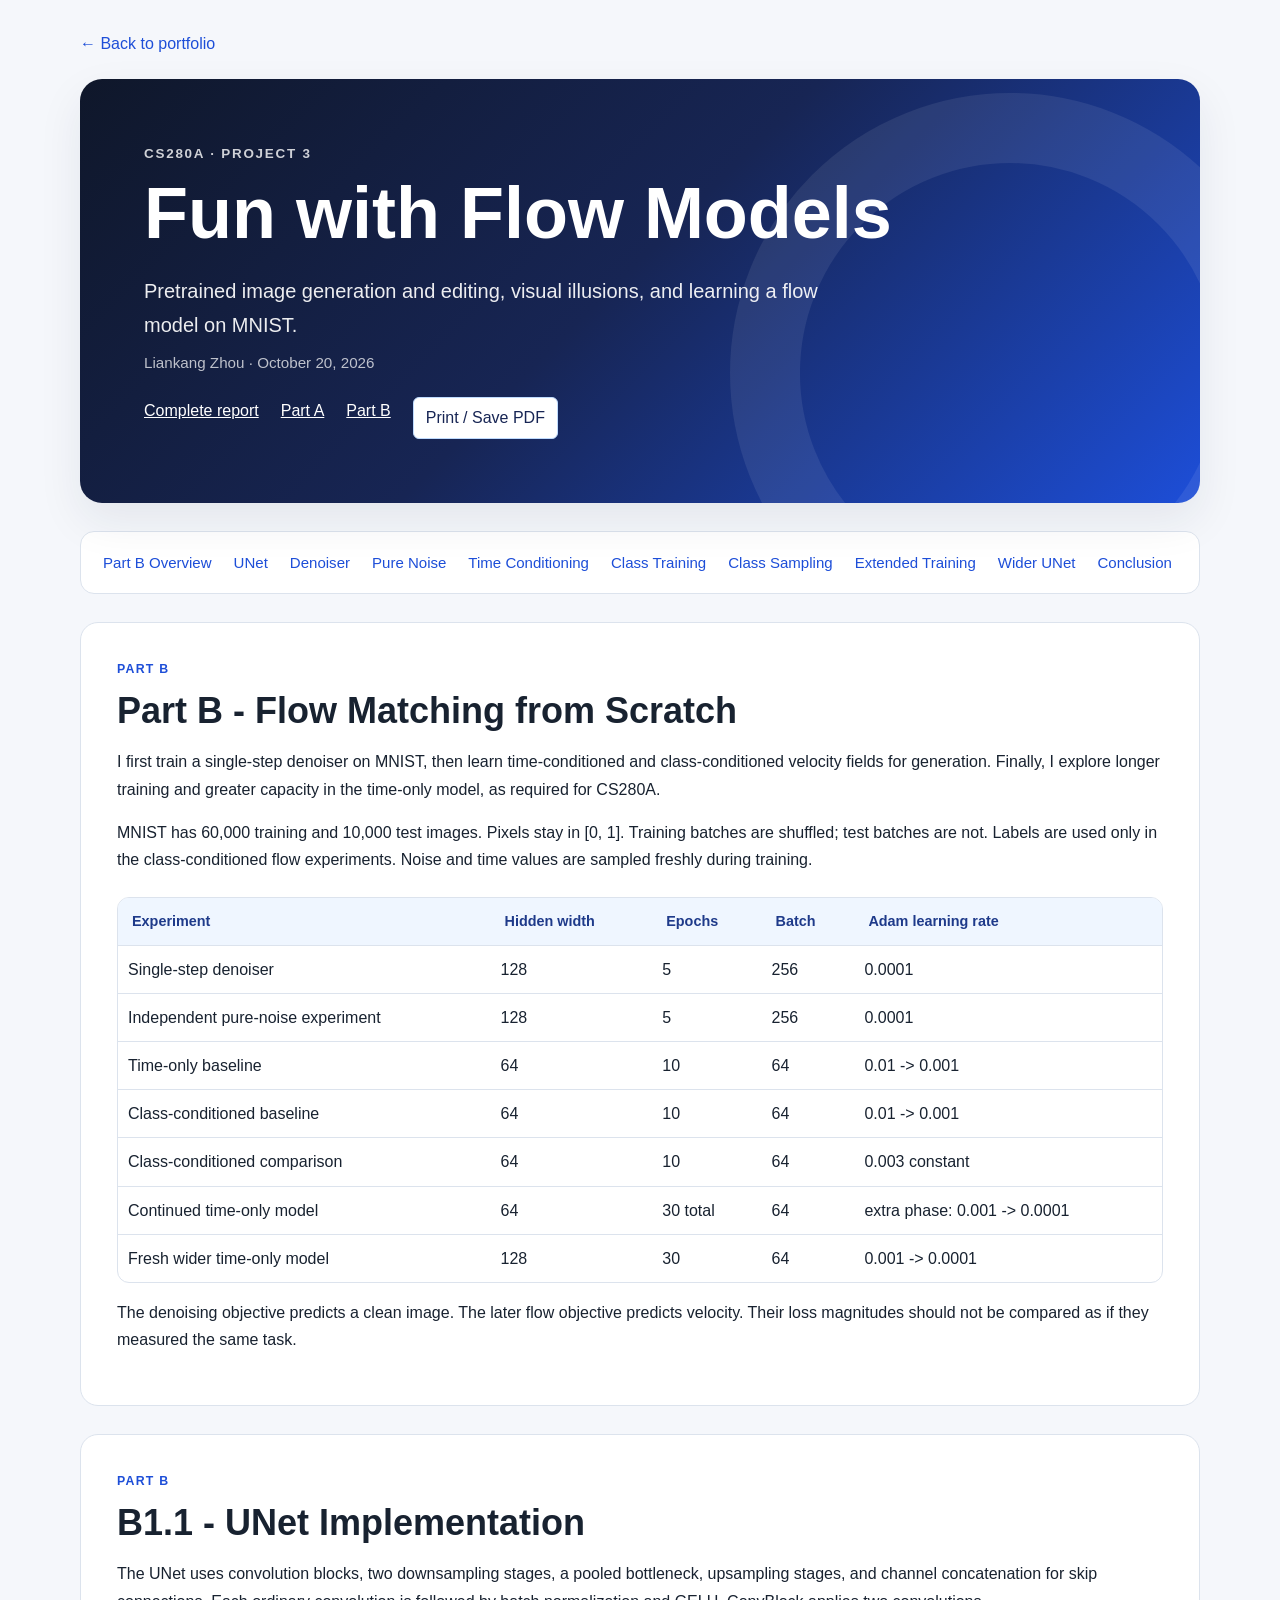
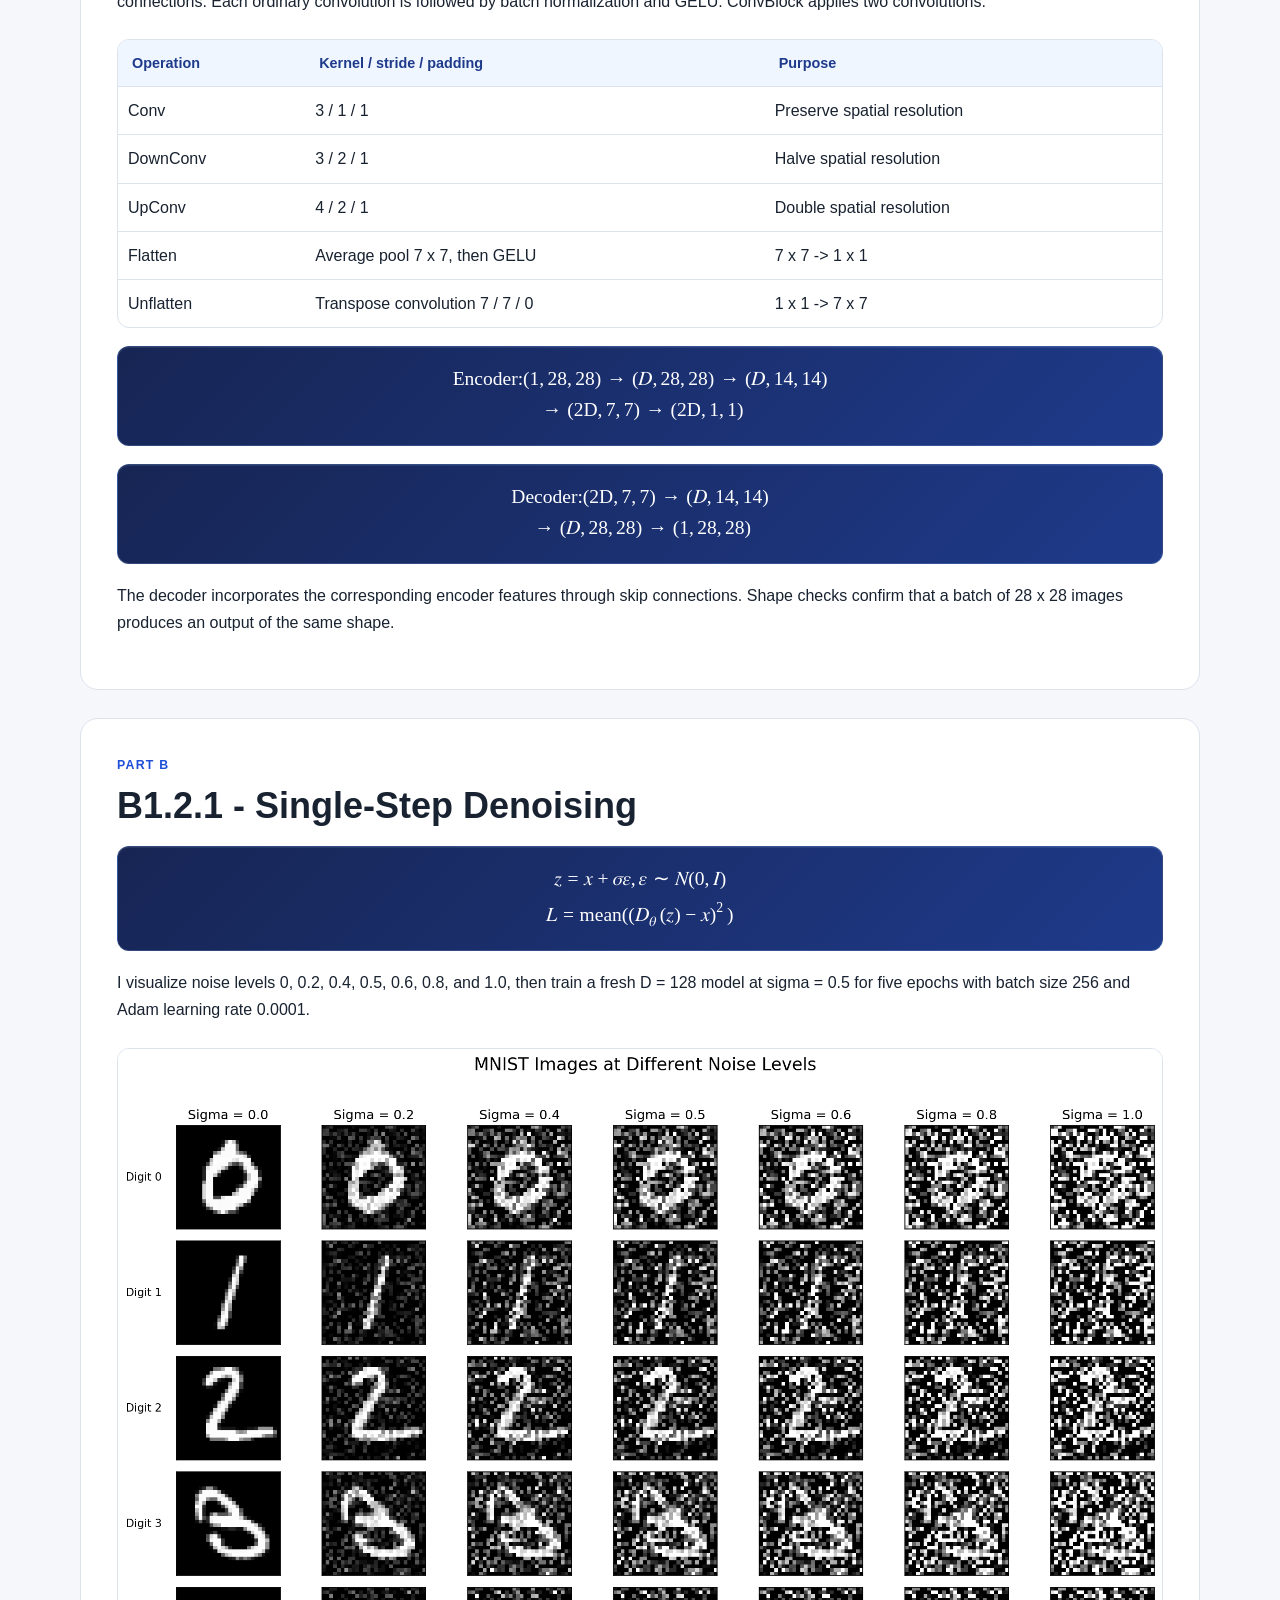
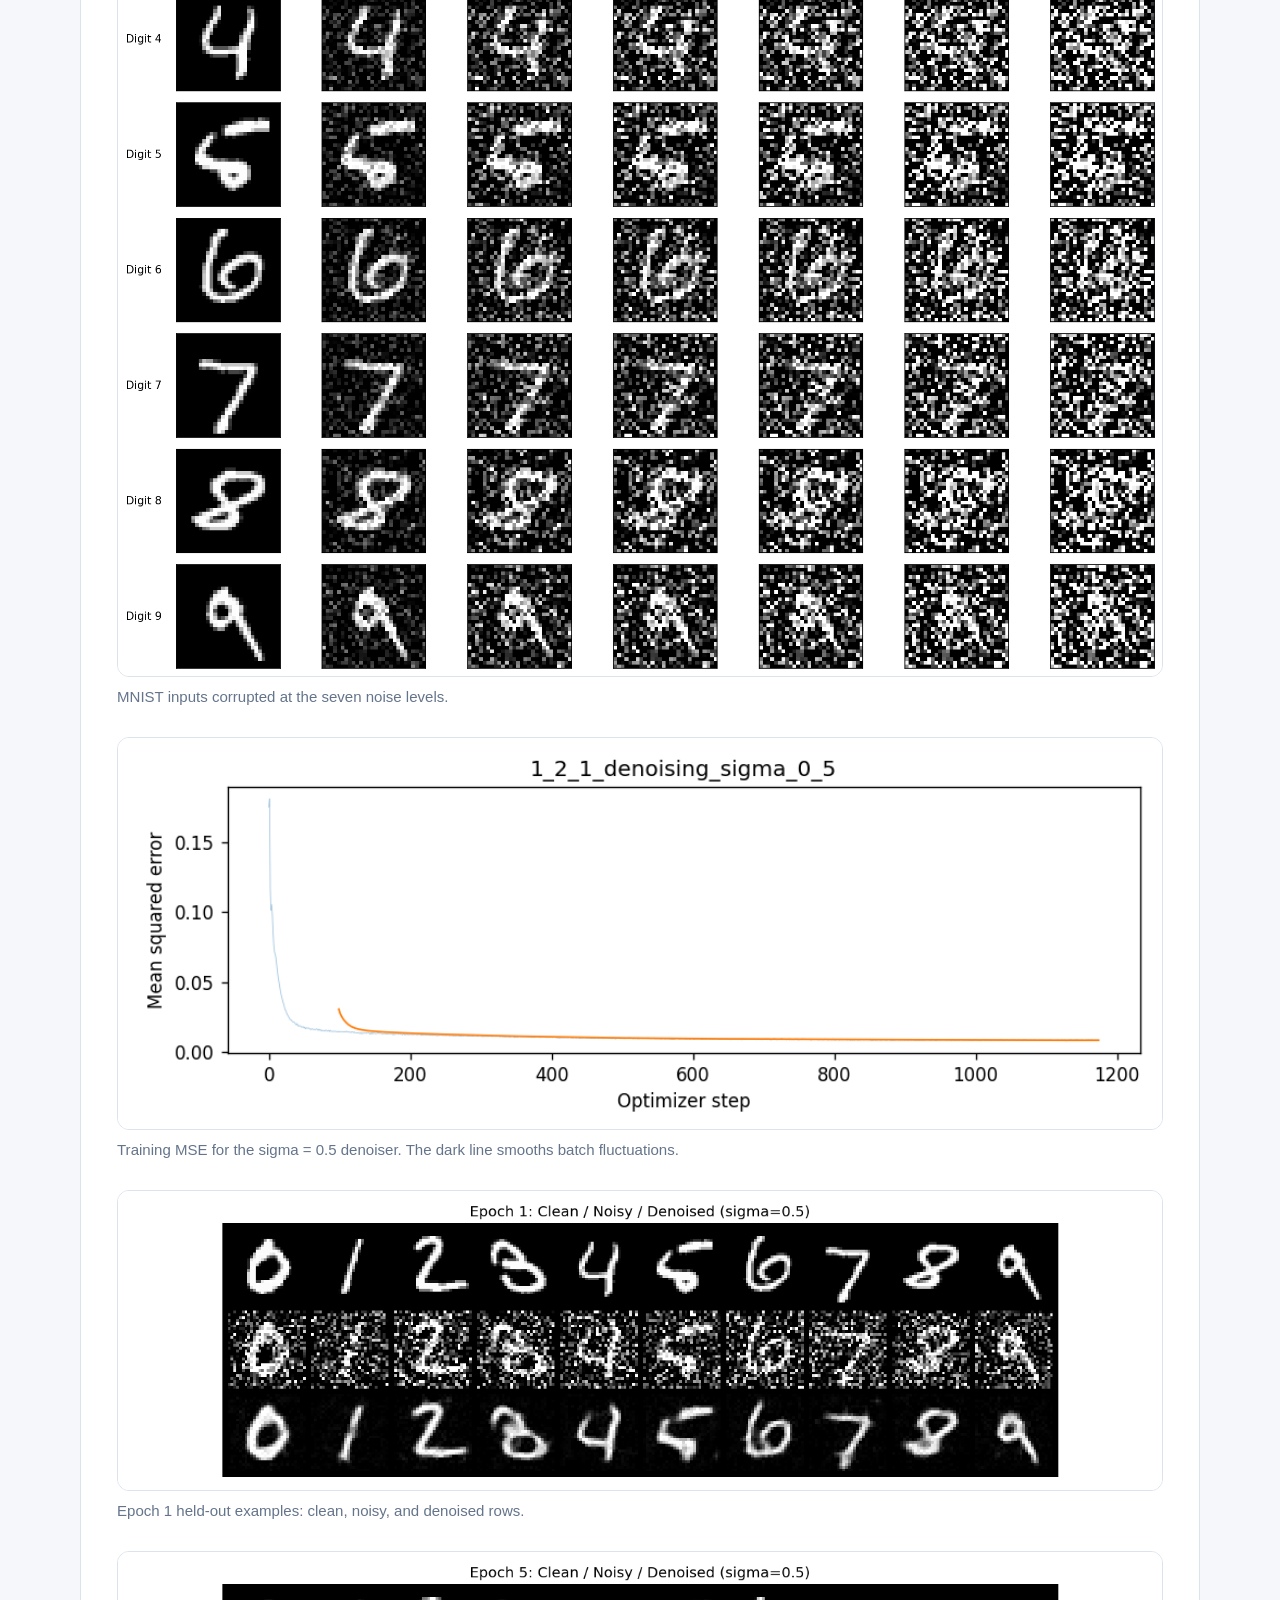
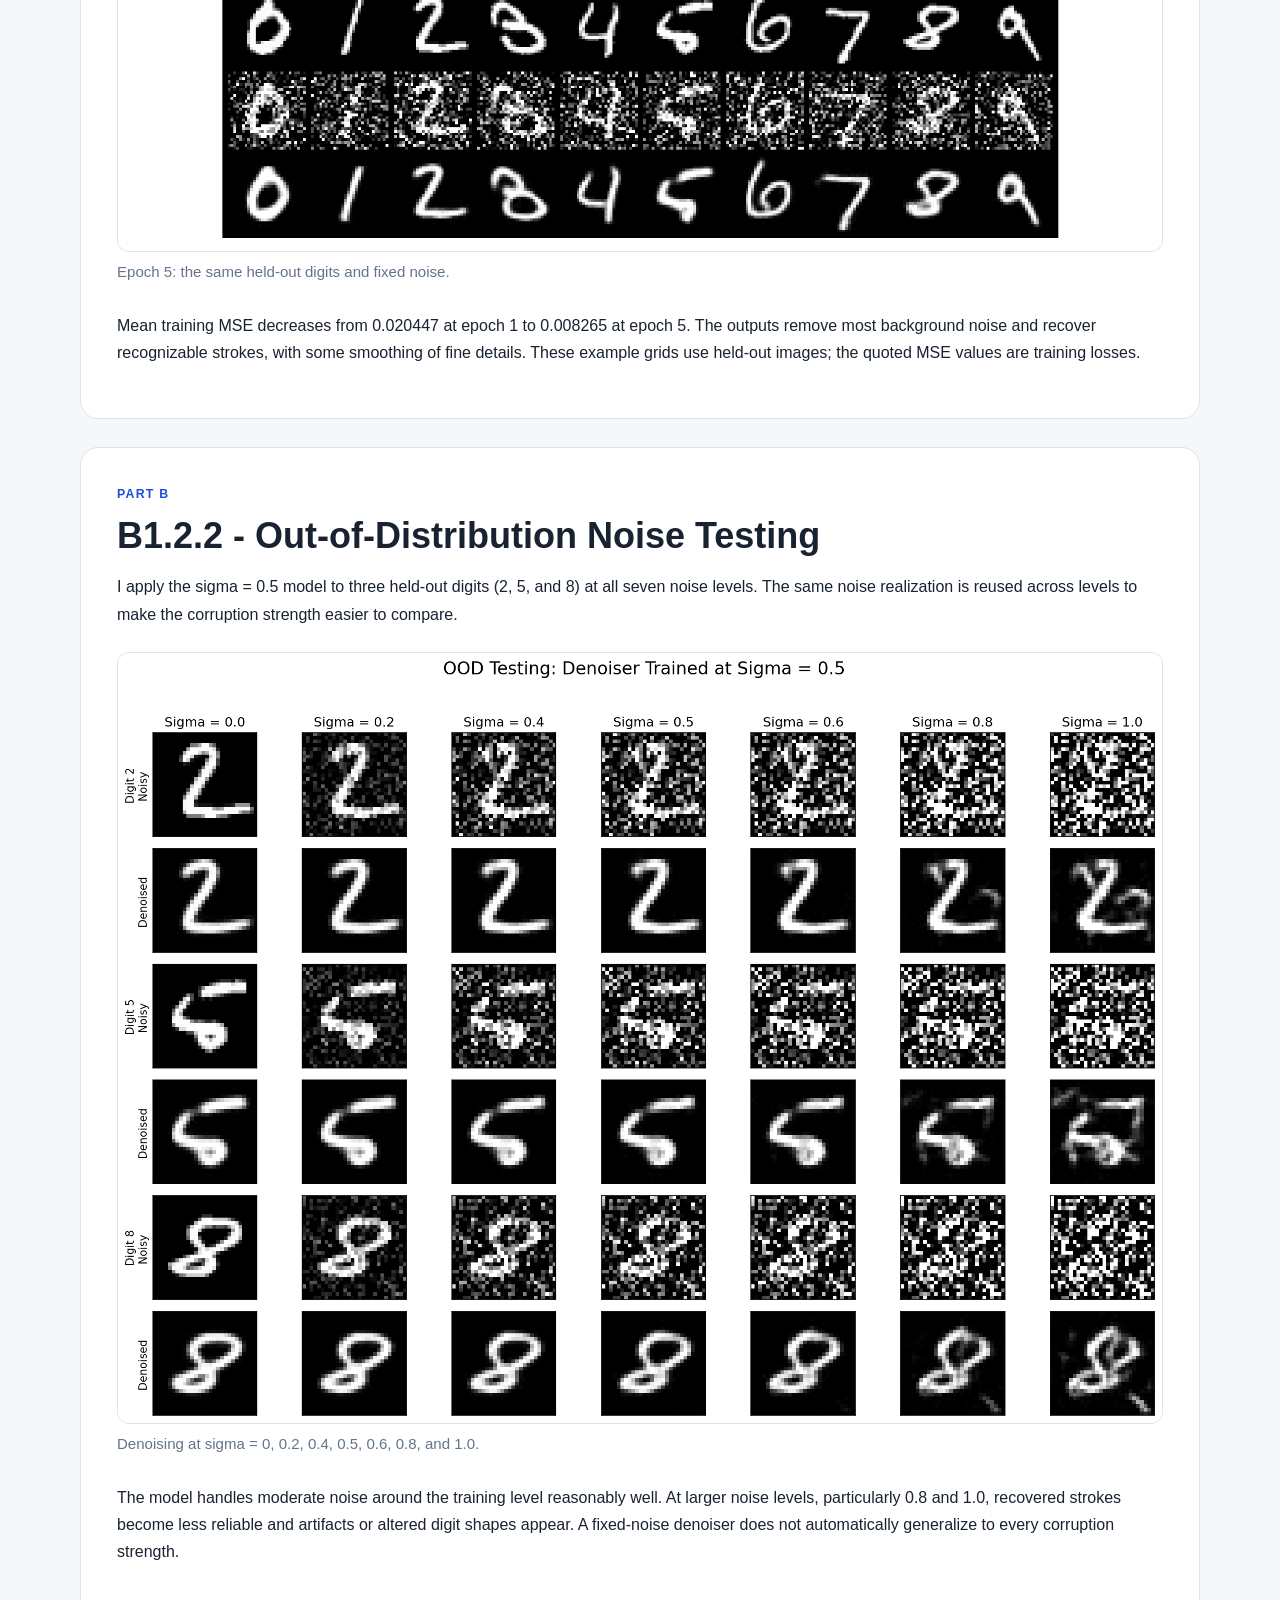
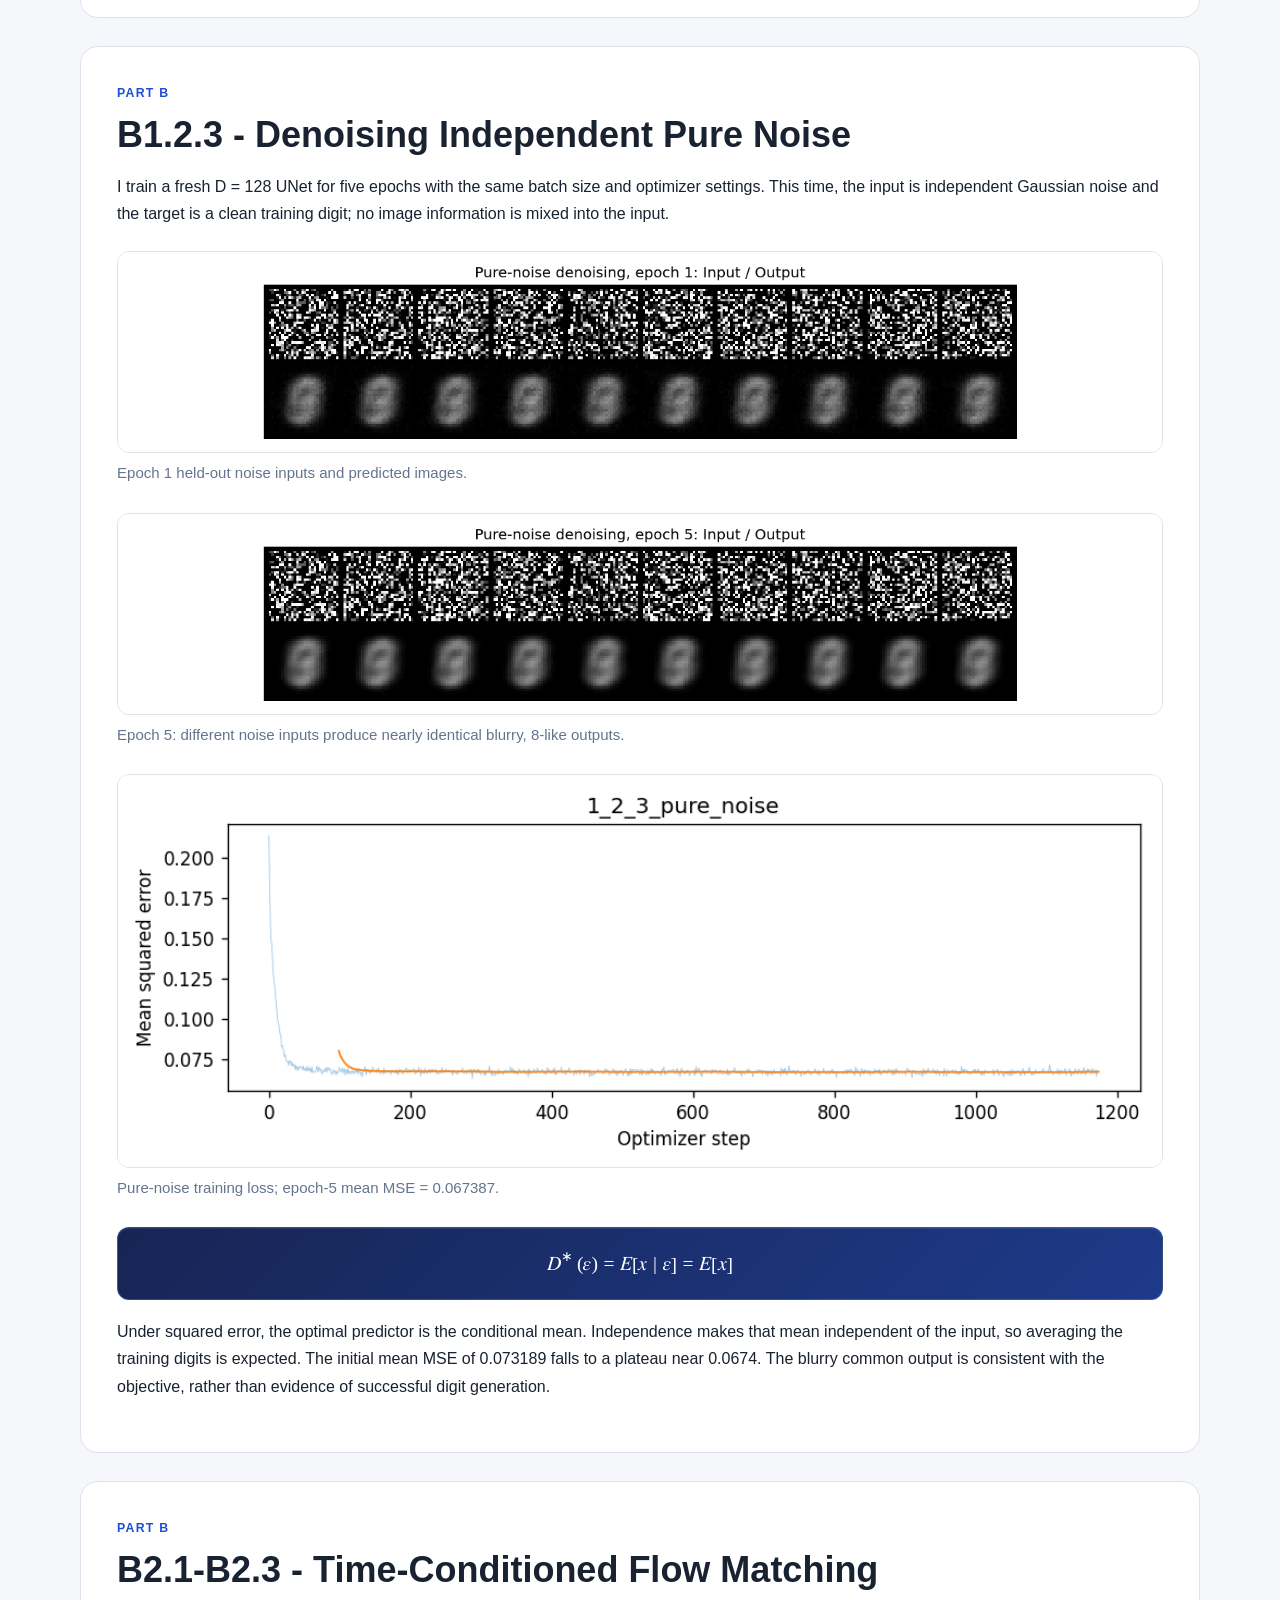
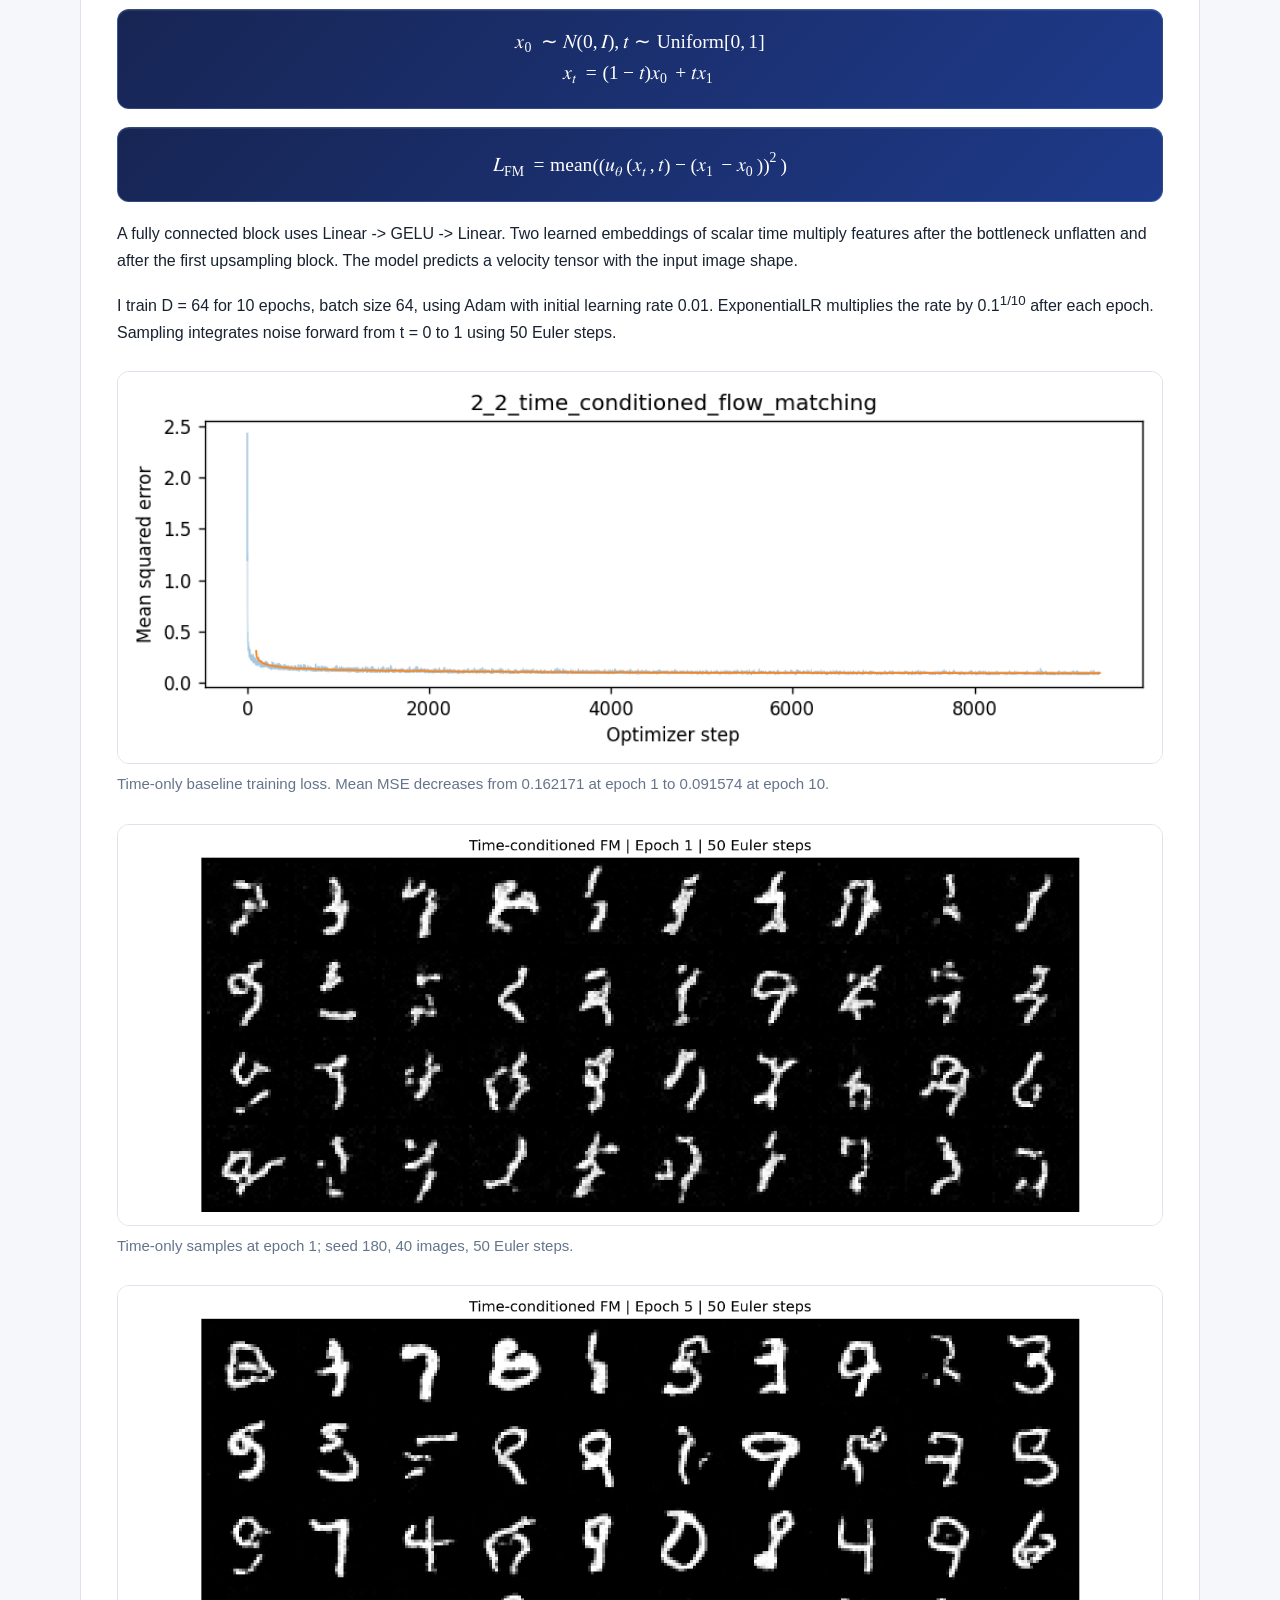
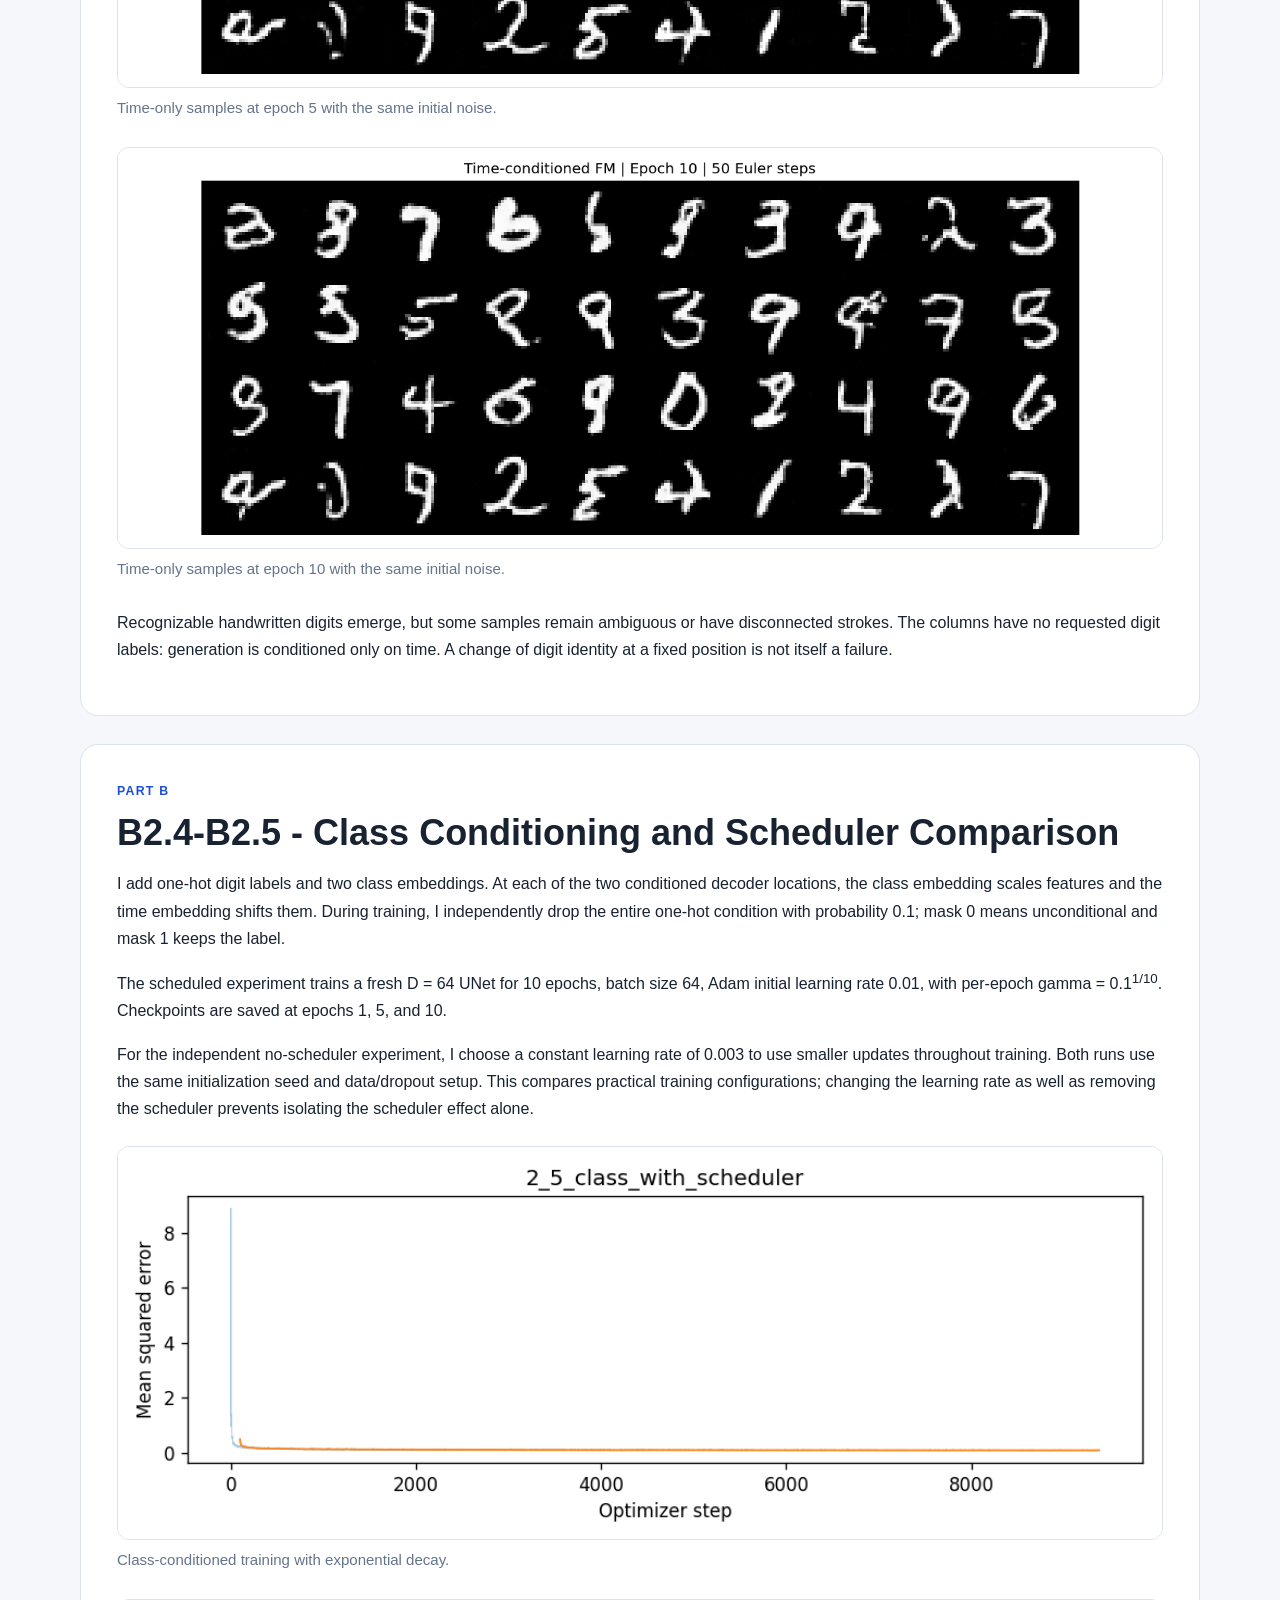
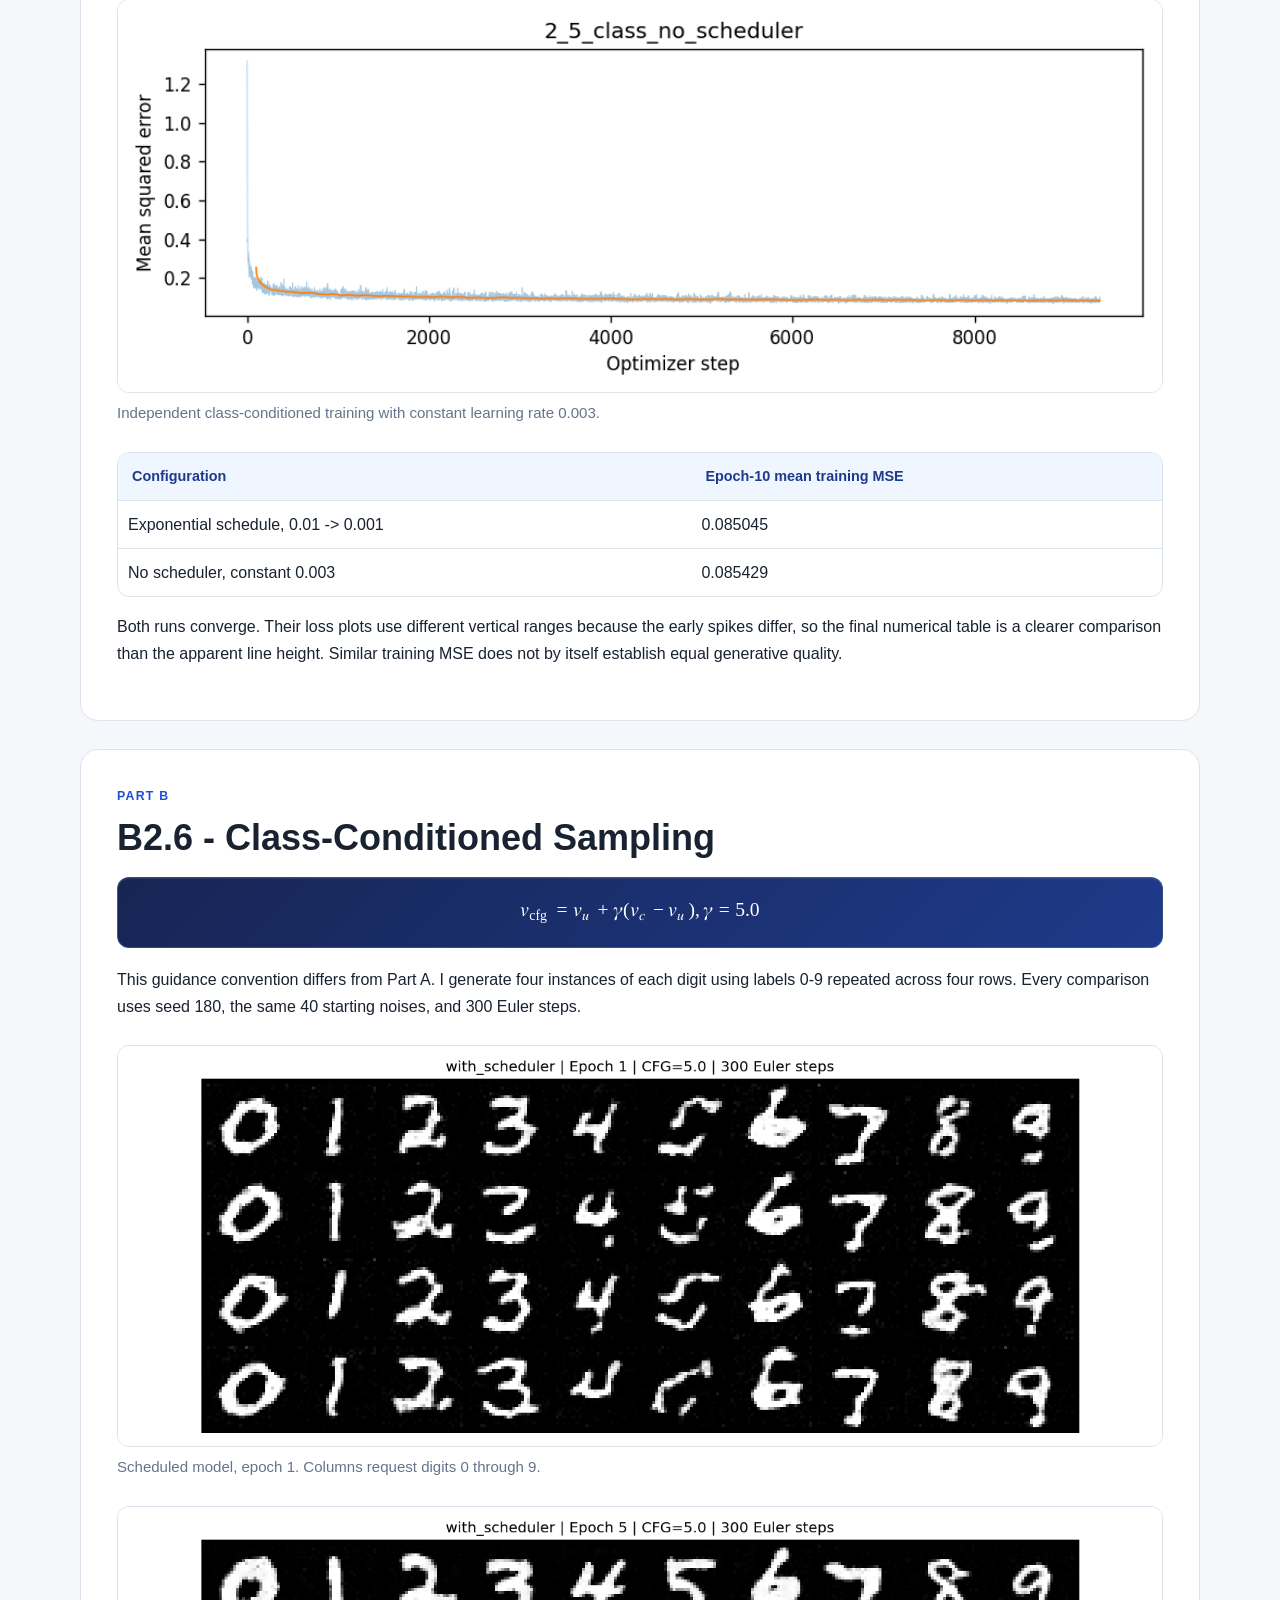
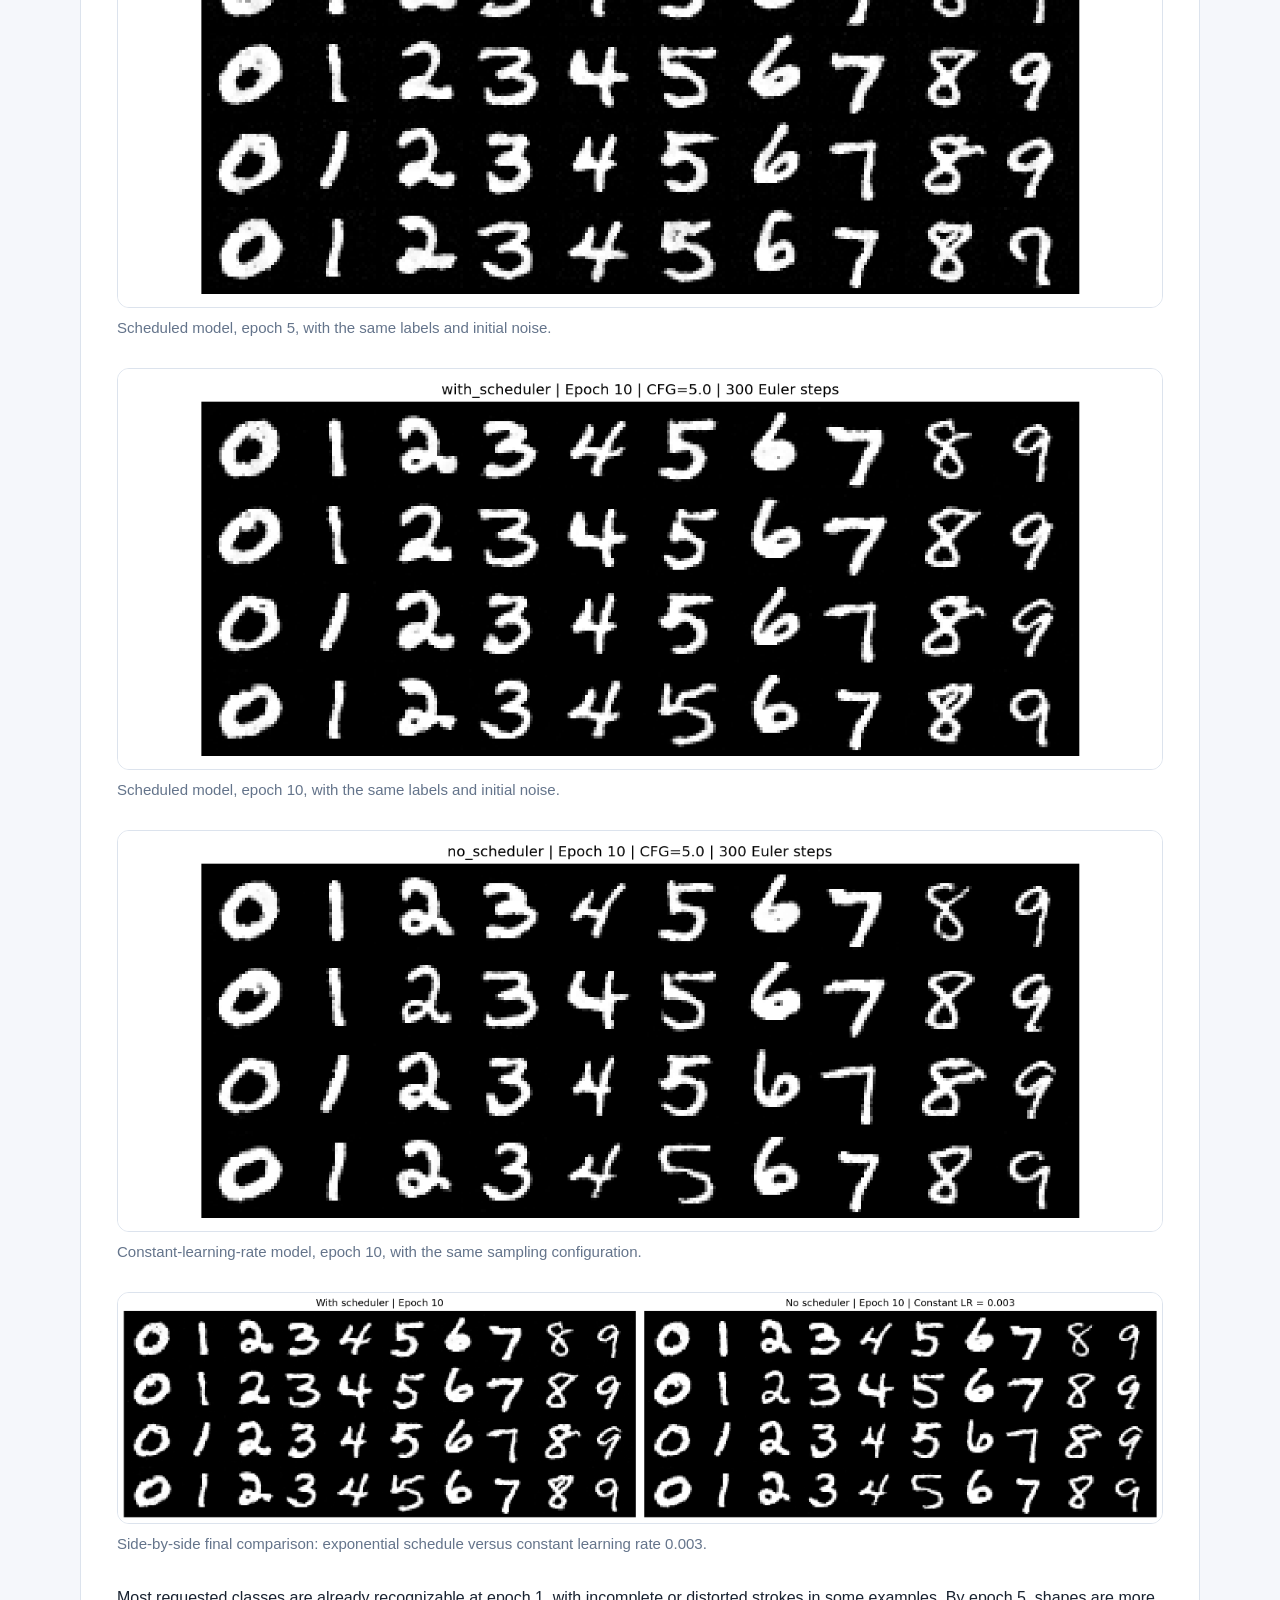
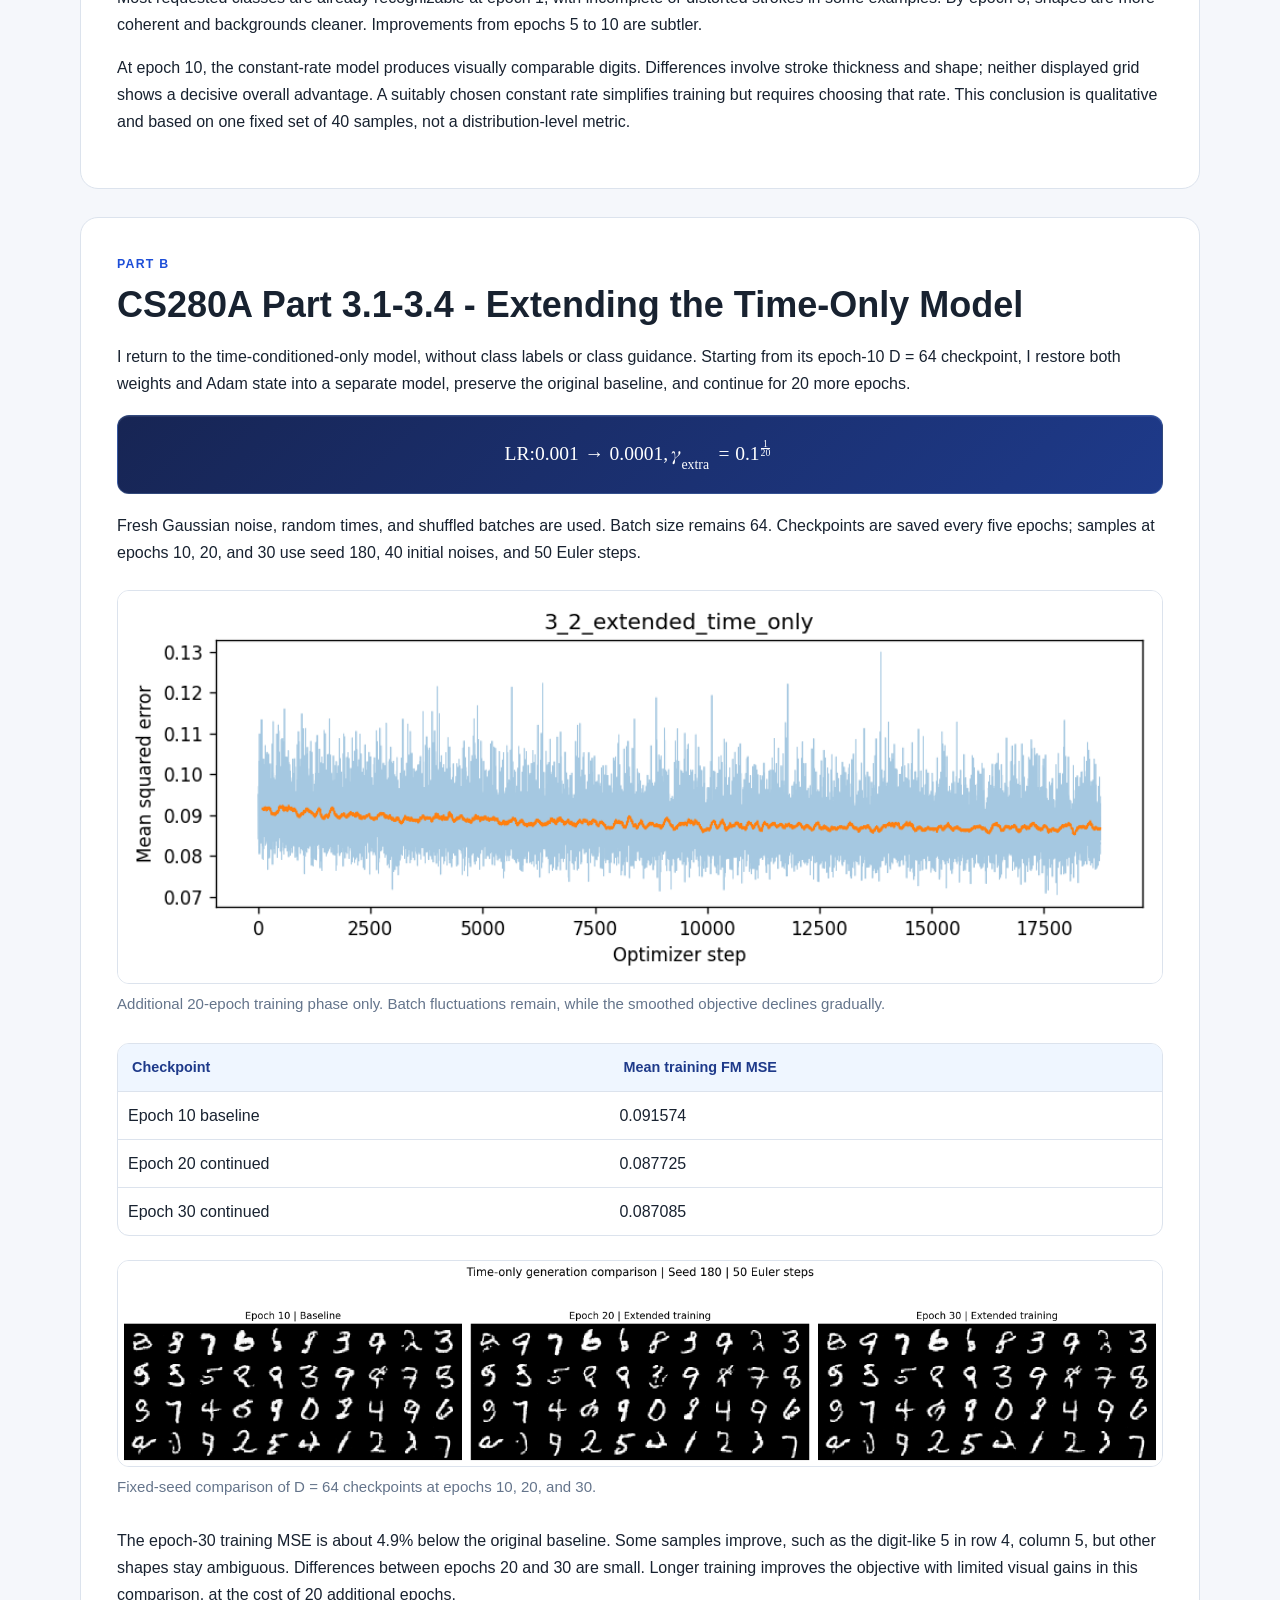
<file: 3/partb.html>
<!DOCTYPE html><html lang="en"><head><meta charset="UTF-8"><meta name="viewport" content="width=device-width,initial-scale=1.0"><meta name="description" content="CS280A Project 3: pretrained flow models, visual anagrams, and flow matching from scratch, by Liankang Zhou."><title>Project 3 | Liankang Zhou</title><link rel="stylesheet" href="style.css"><script defer src="script.js"></script></head><body><a class="skip" href="#report">Skip to report</a><header class="site-header"><a class="back-link" href="https://liankangzhou.github.io/">&larr; Back to portfolio</a></header><main id="report"><div class="hero"><p class="eyebrow">CS280A · Project 3</p><h1>Fun with Flow Models</h1><p class="hero-subtitle">Pretrained image generation and editing, visual illusions, and learning a flow model on MNIST.</p><p class="hero-meta">Liankang Zhou · October 20, 2026</p><p class="print-title">Part B - Flow Matching from Scratch</p><div class="report-links"><a href="index.html">Complete report</a><a href="parta.html">Part A</a><a href="partb.html">Part B</a><button type="button" class="print-button" id="print-report">Print / Save PDF</button></div></div><nav class="section-nav" aria-label="Project sections"><a href="#b-overview">Part B Overview</a><a href="#b-unet">UNet</a><a href="#b-denoiser">Denoiser</a><a href="#b-pure-noise">Pure Noise</a><a href="#b-flow">Time Conditioning</a><a href="#b-class-training">Class Training</a><a href="#b-class-sampling">Class Sampling</a><a href="#b-extension">Extended Training</a><a href="#b-wide">Wider UNet</a><a href="#b-conclusion">Conclusion</a></nav><section id="b-overview"><div class="section-label">PART B</div><h2>Part B - Flow Matching from Scratch</h2><p>I first train a single-step denoiser on MNIST, then learn time-conditioned and class-conditioned velocity fields for generation. Finally, I explore longer training and greater capacity in the time-only model, as required for CS280A.</p><p>MNIST has 60,000 training and 10,000 test images. Pixels stay in [0, 1]. Training batches are shuffled; test batches are not. Labels are used only in the class-conditioned flow experiments. Noise and time values are sampled freshly during training.</p><div class="table-wrap"><table><thead><tr><th>Experiment</th><th>Hidden width</th><th>Epochs</th><th>Batch</th><th>Adam learning rate</th></tr></thead><tbody><tr><td>Single-step denoiser</td><td>128</td><td>5</td><td>256</td><td>0.0001</td></tr><tr><td>Independent pure-noise experiment</td><td>128</td><td>5</td><td>256</td><td>0.0001</td></tr><tr><td>Time-only baseline</td><td>64</td><td>10</td><td>64</td><td>0.01 -&gt; 0.001</td></tr><tr><td>Class-conditioned baseline</td><td>64</td><td>10</td><td>64</td><td>0.01 -&gt; 0.001</td></tr><tr><td>Class-conditioned comparison</td><td>64</td><td>10</td><td>64</td><td>0.003 constant</td></tr><tr><td>Continued time-only model</td><td>64</td><td>30 total</td><td>64</td><td>extra phase: 0.001 -&gt; 0.0001</td></tr><tr><td>Fresh wider time-only model</td><td>128</td><td>30</td><td>64</td><td>0.001 -&gt; 0.0001</td></tr></tbody></table></div><p>The denoising objective predicts a clean image. The later flow objective predicts velocity. Their loss magnitudes should not be compared as if they measured the same task.</p></section><section id="b-unet"><div class="section-label">PART B</div><h2>B1.1 - UNet Implementation</h2><p>The UNet uses convolution blocks, two downsampling stages, a pooled bottleneck, upsampling stages, and channel concatenation for skip connections. Each ordinary convolution is followed by batch normalization and GELU. ConvBlock applies two convolutions.</p><div class="table-wrap"><table><thead><tr><th>Operation</th><th>Kernel / stride / padding</th><th>Purpose</th></tr></thead><tbody><tr><td>Conv</td><td>3 / 1 / 1</td><td>Preserve spatial resolution</td></tr><tr><td>DownConv</td><td>3 / 2 / 1</td><td>Halve spatial resolution</td></tr><tr><td>UpConv</td><td>4 / 2 / 1</td><td>Double spatial resolution</td></tr><tr><td>Flatten</td><td>Average pool 7 x 7, then GELU</td><td>7 x 7 -&gt; 1 x 1</td></tr><tr><td>Unflatten</td><td>Transpose convolution 7 / 7 / 0</td><td>1 x 1 -&gt; 7 x 7</td></tr></tbody></table></div><div class="equation" id="equation-09"><math xmlns="http://www.w3.org/1998/Math/MathML" display="block" aria-label="Input (1,28,28) -&gt; (D,28,28) -&gt; (D,14,14) -&gt; (2D,7,7) -&gt; (2D,1,1)."><mrow><mtext>Encoder: </mtext><mrow><mo>(</mo><mrow><mn>1</mn><mo>,</mo><mn>28</mn><mo>,</mo><mn>28</mn></mrow><mo>)</mo></mrow><mo>→</mo><mrow><mo>(</mo><mrow><mi>D</mi><mo>,</mo><mn>28</mn><mo>,</mo><mn>28</mn></mrow><mo>)</mo></mrow><mo>→</mo><mrow><mo>(</mo><mrow><mi>D</mi><mo>,</mo><mn>14</mn><mo>,</mo><mn>14</mn></mrow><mo>)</mo></mrow></mrow></math><math xmlns="http://www.w3.org/1998/Math/MathML" display="block" aria-label="Input (1,28,28) -&gt; (D,28,28) -&gt; (D,14,14) -&gt; (2D,7,7) -&gt; (2D,1,1)."><mrow><mo>→</mo><mrow><mo>(</mo><mrow><mi>2D</mi><mo>,</mo><mn>7</mn><mo>,</mo><mn>7</mn></mrow><mo>)</mo></mrow><mo>→</mo><mrow><mo>(</mo><mrow><mi>2D</mi><mo>,</mo><mn>1</mn><mo>,</mo><mn>1</mn></mrow><mo>)</mo></mrow></mrow></math></div><div class="equation" id="equation-10"><math xmlns="http://www.w3.org/1998/Math/MathML" display="block" aria-label="Decoder: (2D,7,7) -&gt; (D,14,14) -&gt; (D,28,28) -&gt; Output (1,28,28)."><mrow><mtext>Decoder: </mtext><mrow><mo>(</mo><mrow><mi>2D</mi><mo>,</mo><mn>7</mn><mo>,</mo><mn>7</mn></mrow><mo>)</mo></mrow><mo>→</mo><mrow><mo>(</mo><mrow><mi>D</mi><mo>,</mo><mn>14</mn><mo>,</mo><mn>14</mn></mrow><mo>)</mo></mrow></mrow></math><math xmlns="http://www.w3.org/1998/Math/MathML" display="block" aria-label="Decoder: (2D,7,7) -&gt; (D,14,14) -&gt; (D,28,28) -&gt; Output (1,28,28)."><mrow><mo>→</mo><mrow><mo>(</mo><mrow><mi>D</mi><mo>,</mo><mn>28</mn><mo>,</mo><mn>28</mn></mrow><mo>)</mo></mrow><mo>→</mo><mrow><mo>(</mo><mrow><mn>1</mn><mo>,</mo><mn>28</mn><mo>,</mo><mn>28</mn></mrow><mo>)</mo></mrow></mrow></math></div><p>The decoder incorporates the corresponding encoder features through skip connections. Shape checks confirm that a batch of 28 x 28 images produces an output of the same shape.</p></section><section id="b-denoiser"><div class="section-label">PART B</div><h2>B1.2.1 - Single-Step Denoising</h2><div class="equation" id="equation-11"><math xmlns="http://www.w3.org/1998/Math/MathML" display="block" aria-label="z = x + sigma epsilon;  L = mean((D_theta(z) - x)^2),  epsilon ~ N(0,I)."><mrow><mi>z</mi><mo>=</mo><mi>x</mi><mo>+</mo><mi>σ</mi><mi>ε</mi><mo>,</mo><mi>ε</mi><mo>∼</mo><mi mathvariant="script">N</mi><mrow><mo>(</mo><mrow><mn>0</mn><mo>,</mo><mi>I</mi></mrow><mo>)</mo></mrow></mrow></math><math xmlns="http://www.w3.org/1998/Math/MathML" display="block" aria-label="z = x + sigma epsilon;  L = mean((D_theta(z) - x)^2),  epsilon ~ N(0,I)."><mrow><mi mathvariant="script">L</mi><mo>=</mo><mtext>mean</mtext><mrow><mo>(</mo><mrow><msup><mrow><mo>(</mo><mrow><msub><mi>D</mi><mi>θ</mi></msub><mrow><mo>(</mo><mrow><mi>z</mi></mrow><mo>)</mo></mrow><mo>−</mo><mi>x</mi></mrow><mo>)</mo></mrow><mn>2</mn></msup></mrow><mo>)</mo></mrow></mrow></math></div><p>I visualize noise levels 0, 0.2, 0.4, 0.5, 0.6, 0.8, and 1.0, then train a fresh D = 128 model at sigma = 0.5 for five epochs with batch size 256 and Adam learning rate 0.0001.</p><figure class="wide-figure "><a href="assets/b/1_2_noising_process.png" target="_blank" rel="noopener" aria-label="Open full-size figure: MNIST inputs corrupted at the seven noise levels."><img src="assets/b/1_2_noising_process.png" alt="MNIST inputs corrupted at the seven noise levels." loading="lazy" decoding="async"  width="2006" height="2359"></a><figcaption>MNIST inputs corrupted at the seven noise levels.</figcaption></figure><figure class="wide-figure "><a href="assets/b/1_2_1_denoising_sigma_0_5_loss.png" target="_blank" rel="noopener" aria-label="Open full-size figure: Training MSE for the sigma = 0.5 denoiser. The dark line smooths batch fluctuations."><img src="assets/b/1_2_1_denoising_sigma_0_5_loss.png" alt="Training MSE for the sigma = 0.5 denoiser. The dark line smooths batch fluctuations." loading="lazy" decoding="async"  width="960" height="360"></a><figcaption>Training MSE for the sigma = 0.5 denoiser. The dark line smooths batch fluctuations.</figcaption></figure><figure class="wide-figure "><a href="assets/b/1_2_1_denoising_epoch_1.png" target="_blank" rel="noopener" aria-label="Open full-size figure: Epoch 1 held-out examples: clean, noisy, and denoised rows."><img src="assets/b/1_2_1_denoising_epoch_1.png" alt="Epoch 1 held-out examples: clean, noisy, and denoised rows." loading="lazy" decoding="async"  width="1440" height="413"></a><figcaption>Epoch 1 held-out examples: clean, noisy, and denoised rows.</figcaption></figure><figure class="wide-figure "><a href="assets/b/1_2_1_denoising_epoch_5.png" target="_blank" rel="noopener" aria-label="Open full-size figure: Epoch 5: the same held-out digits and fixed noise."><img src="assets/b/1_2_1_denoising_epoch_5.png" alt="Epoch 5: the same held-out digits and fixed noise." loading="lazy" decoding="async"  width="1440" height="413"></a><figcaption>Epoch 5: the same held-out digits and fixed noise.</figcaption></figure><p>Mean training MSE decreases from 0.020447 at epoch 1 to 0.008265 at epoch 5. The outputs remove most background noise and recover recognizable strokes, with some smoothing of fine details. These example grids use held-out images; the quoted MSE values are training losses.</p></section><section id="b-ood"><div class="section-label">PART B</div><h2>B1.2.2 - Out-of-Distribution Noise Testing</h2><p>I apply the sigma = 0.5 model to three held-out digits (2, 5, and 8) at all seven noise levels. The same noise realization is reused across levels to make the corruption strength easier to compare.</p><figure class="wide-figure "><a href="assets/b/1_2_2_ood_testing.png" target="_blank" rel="noopener" aria-label="Open full-size figure: Denoising at sigma = 0, 0.2, 0.4, 0.5, 0.6, 0.8, and 1.0."><img src="assets/b/1_2_2_ood_testing.png" alt="Denoising at sigma = 0, 0.2, 0.4, 0.5, 0.6, 0.8, and 1.0." loading="lazy" decoding="async"  width="2001" height="1477"></a><figcaption>Denoising at sigma = 0, 0.2, 0.4, 0.5, 0.6, 0.8, and 1.0.</figcaption></figure><p>The model handles moderate noise around the training level reasonably well. At larger noise levels, particularly 0.8 and 1.0, recovered strokes become less reliable and artifacts or altered digit shapes appear. A fixed-noise denoiser does not automatically generalize to every corruption strength.</p></section><section id="b-pure-noise"><div class="section-label">PART B</div><h2>B1.2.3 - Denoising Independent Pure Noise</h2><p>I train a fresh D = 128 UNet for five epochs with the same batch size and optimizer settings. This time, the input is independent Gaussian noise and the target is a clean training digit; no image information is mixed into the input.</p><figure class="wide-figure "><a href="assets/b/1_2_3_pure_noise_epoch_1.png" target="_blank" rel="noopener" aria-label="Open full-size figure: Epoch 1 held-out noise inputs and predicted images."><img src="assets/b/1_2_3_pure_noise_epoch_1.png" alt="Epoch 1 held-out noise inputs and predicted images." loading="lazy" decoding="async"  width="1440" height="276"></a><figcaption>Epoch 1 held-out noise inputs and predicted images.</figcaption></figure><figure class="wide-figure "><a href="assets/b/1_2_3_pure_noise_epoch_5.png" target="_blank" rel="noopener" aria-label="Open full-size figure: Epoch 5: different noise inputs produce nearly identical blurry, 8-like outputs."><img src="assets/b/1_2_3_pure_noise_epoch_5.png" alt="Epoch 5: different noise inputs produce nearly identical blurry, 8-like outputs." loading="lazy" decoding="async"  width="1440" height="276"></a><figcaption>Epoch 5: different noise inputs produce nearly identical blurry, 8-like outputs.</figcaption></figure><figure class="wide-figure "><a href="assets/b/1_2_3_pure_noise_loss.png" target="_blank" rel="noopener" aria-label="Open full-size figure: Pure-noise training loss; epoch-5 mean MSE = 0.067387."><img src="assets/b/1_2_3_pure_noise_loss.png" alt="Pure-noise training loss; epoch-5 mean MSE = 0.067387." loading="lazy" decoding="async"  width="960" height="360"></a><figcaption>Pure-noise training loss; epoch-5 mean MSE = 0.067387.</figcaption></figure><div class="equation" id="equation-12"><math xmlns="http://www.w3.org/1998/Math/MathML" display="block" aria-label="D*(epsilon) = E[x | epsilon] = E[x]  when x and epsilon are independent."><mrow><msup><mi>D</mi><mo>∗</mo></msup><mrow><mo>(</mo><mrow><mi>ε</mi></mrow><mo>)</mo></mrow><mo>=</mo><mi mathvariant="double-struck">E</mi><mo>[</mo><mi>x</mi><mo>|</mo><mi>ε</mi><mo>]</mo><mo>=</mo><mi mathvariant="double-struck">E</mi><mo>[</mo><mi>x</mi><mo>]</mo></mrow></math></div><p>Under squared error, the optimal predictor is the conditional mean. Independence makes that mean independent of the input, so averaging the training digits is expected. The initial mean MSE of 0.073189 falls to a plateau near 0.0674. The blurry common output is consistent with the objective, rather than evidence of successful digit generation.</p></section><section id="b-flow"><div class="section-label">PART B</div><h2>B2.1-B2.3 - Time-Conditioned Flow Matching</h2><div class="equation" id="equation-13"><math xmlns="http://www.w3.org/1998/Math/MathML" display="block" aria-label="x_0 ~ N(0,I),  t ~ Uniform[0,1],  x_t = (1-t)x_0 + t x_1."><mrow><msub><mi>x</mi><mn>0</mn></msub><mo>∼</mo><mi mathvariant="script">N</mi><mrow><mo>(</mo><mrow><mn>0</mn><mo>,</mo><mi>I</mi></mrow><mo>)</mo></mrow><mo>,</mo><mi>t</mi><mo>∼</mo><mtext>Uniform</mtext><mo>[</mo><mn>0</mn><mo>,</mo><mn>1</mn><mo>]</mo></mrow></math><math xmlns="http://www.w3.org/1998/Math/MathML" display="block" aria-label="x_0 ~ N(0,I),  t ~ Uniform[0,1],  x_t = (1-t)x_0 + t x_1."><mrow><msub><mi>x</mi><mi>t</mi></msub><mo>=</mo><mrow><mo>(</mo><mrow><mn>1</mn><mo>−</mo><mi>t</mi></mrow><mo>)</mo></mrow><msub><mi>x</mi><mn>0</mn></msub><mo>+</mo><mi>t</mi><msub><mi>x</mi><mn>1</mn></msub></mrow></math></div><div class="equation" id="equation-14"><math xmlns="http://www.w3.org/1998/Math/MathML" display="block" aria-label="L_FM = mean((u_theta(x_t,t) - (x_1 - x_0))^2)."><mrow><msub><mi mathvariant="script">L</mi><mtext>FM</mtext></msub><mo>=</mo><mtext>mean</mtext><mrow><mo>(</mo><mrow><msup><mrow><mo>(</mo><mrow><msub><mi>u</mi><mi>θ</mi></msub><mrow><mo>(</mo><mrow><msub><mi>x</mi><mi>t</mi></msub><mo>,</mo><mi>t</mi></mrow><mo>)</mo></mrow><mo>−</mo><mrow><mo>(</mo><mrow><msub><mi>x</mi><mn>1</mn></msub><mo>−</mo><msub><mi>x</mi><mn>0</mn></msub></mrow><mo>)</mo></mrow></mrow><mo>)</mo></mrow><mn>2</mn></msup></mrow><mo>)</mo></mrow></mrow></math></div><p>A fully connected block uses Linear -&gt; GELU -&gt; Linear. Two learned embeddings of scalar time multiply features after the bottleneck unflatten and after the first upsampling block. The model predicts a velocity tensor with the input image shape.</p><p>I train D = 64 for 10 epochs, batch size 64, using Adam with initial learning rate 0.01. ExponentialLR multiplies the rate by 0.1<sup>1/10</sup> after each epoch. Sampling integrates noise forward from t = 0 to 1 using 50 Euler steps.</p><figure class="wide-figure "><a href="assets/b/2_2_time_conditioned_flow_matching_loss.png" target="_blank" rel="noopener" aria-label="Open full-size figure: Time-only baseline training loss. Mean MSE decreases from 0.162171 at epoch 1 to 0.091574 at epoch 10."><img src="assets/b/2_2_time_conditioned_flow_matching_loss.png" alt="Time-only baseline training loss. Mean MSE decreases from 0.162171 at epoch 1 to 0.091574 at epoch 10." loading="lazy" decoding="async"  width="960" height="360"></a><figcaption>Time-only baseline training loss. Mean MSE decreases from 0.162171 at epoch 1 to 0.091574 at epoch 10.</figcaption></figure><figure class="wide-figure "><a href="assets/b/2_3_time_conditioned_epoch_1.png" target="_blank" rel="noopener" aria-label="Open full-size figure: Time-only samples at epoch 1; seed 180, 40 images, 50 Euler steps."><img src="assets/b/2_3_time_conditioned_epoch_1.png" alt="Time-only samples at epoch 1; seed 180, 40 images, 50 Euler steps." loading="lazy" decoding="async"  width="1440" height="552"></a><figcaption>Time-only samples at epoch 1; seed 180, 40 images, 50 Euler steps.</figcaption></figure><figure class="wide-figure "><a href="assets/b/2_3_time_conditioned_epoch_5.png" target="_blank" rel="noopener" aria-label="Open full-size figure: Time-only samples at epoch 5 with the same initial noise."><img src="assets/b/2_3_time_conditioned_epoch_5.png" alt="Time-only samples at epoch 5 with the same initial noise." loading="lazy" decoding="async"  width="1440" height="552"></a><figcaption>Time-only samples at epoch 5 with the same initial noise.</figcaption></figure><figure class="wide-figure "><a href="assets/b/2_3_time_conditioned_epoch_10.png" target="_blank" rel="noopener" aria-label="Open full-size figure: Time-only samples at epoch 10 with the same initial noise."><img src="assets/b/2_3_time_conditioned_epoch_10.png" alt="Time-only samples at epoch 10 with the same initial noise." loading="lazy" decoding="async"  width="1440" height="552"></a><figcaption>Time-only samples at epoch 10 with the same initial noise.</figcaption></figure><p>Recognizable handwritten digits emerge, but some samples remain ambiguous or have disconnected strokes. The columns have no requested digit labels: generation is conditioned only on time. A change of digit identity at a fixed position is not itself a failure.</p></section><section id="b-class-training"><div class="section-label">PART B</div><h2>B2.4-B2.5 - Class Conditioning and Scheduler Comparison</h2><p>I add one-hot digit labels and two class embeddings. At each of the two conditioned decoder locations, the class embedding scales features and the time embedding shifts them. During training, I independently drop the entire one-hot condition with probability 0.1; mask 0 means unconditional and mask 1 keeps the label.</p><p>The scheduled experiment trains a fresh D = 64 UNet for 10 epochs, batch size 64, Adam initial learning rate 0.01, with per-epoch gamma = 0.1<sup>1/10</sup>. Checkpoints are saved at epochs 1, 5, and 10.</p><p>For the independent no-scheduler experiment, I choose a constant learning rate of 0.003 to use smaller updates throughout training. Both runs use the same initialization seed and data/dropout setup. This compares practical training configurations; changing the learning rate as well as removing the scheduler prevents isolating the scheduler effect alone.</p><figure class="wide-figure "><a href="assets/b/2_5_class_with_scheduler_loss.png" target="_blank" rel="noopener" aria-label="Open full-size figure: Class-conditioned training with exponential decay."><img src="assets/b/2_5_class_with_scheduler_loss.png" alt="Class-conditioned training with exponential decay." loading="lazy" decoding="async"  width="960" height="360"></a><figcaption>Class-conditioned training with exponential decay.</figcaption></figure><figure class="wide-figure "><a href="assets/b/2_5_class_no_scheduler_loss.png" target="_blank" rel="noopener" aria-label="Open full-size figure: Independent class-conditioned training with constant learning rate 0.003."><img src="assets/b/2_5_class_no_scheduler_loss.png" alt="Independent class-conditioned training with constant learning rate 0.003." loading="lazy" decoding="async"  width="960" height="360"></a><figcaption>Independent class-conditioned training with constant learning rate 0.003.</figcaption></figure><div class="table-wrap"><table><thead><tr><th>Configuration</th><th>Epoch-10 mean training MSE</th></tr></thead><tbody><tr><td>Exponential schedule, 0.01 -&gt; 0.001</td><td>0.085045</td></tr><tr><td>No scheduler, constant 0.003</td><td>0.085429</td></tr></tbody></table></div><p>Both runs converge. Their loss plots use different vertical ranges because the early spikes differ, so the final numerical table is a clearer comparison than the apparent line height. Similar training MSE does not by itself establish equal generative quality.</p></section><section id="b-class-sampling"><div class="section-label">PART B</div><h2>B2.6 - Class-Conditioned Sampling</h2><div class="equation" id="equation-15"><math xmlns="http://www.w3.org/1998/Math/MathML" display="block" aria-label="Part B: v_cfg = v_u + gamma(v_c - v_u),  gamma = 5.0."><mrow><msub><mi>v</mi><mtext>cfg</mtext></msub><mo>=</mo><msub><mi>v</mi><mi>u</mi></msub><mo>+</mo><mi>γ</mi><mrow><mo>(</mo><mrow><msub><mi>v</mi><mi>c</mi></msub><mo>−</mo><msub><mi>v</mi><mi>u</mi></msub></mrow><mo>)</mo></mrow><mo>,</mo><mi>γ</mi><mo>=</mo><mn>5.0</mn></mrow></math></div><p>This guidance convention differs from Part A. I generate four instances of each digit using labels 0-9 repeated across four rows. Every comparison uses seed 180, the same 40 starting noises, and 300 Euler steps.</p><figure class="wide-figure "><a href="assets/b/2_6_class_with_scheduler_epoch_1.png" target="_blank" rel="noopener" aria-label="Open full-size figure: Scheduled model, epoch 1. Columns request digits 0 through 9."><img src="assets/b/2_6_class_with_scheduler_epoch_1.png" alt="Scheduled model, epoch 1. Columns request digits 0 through 9." loading="lazy" decoding="async"  width="1440" height="552"></a><figcaption>Scheduled model, epoch 1. Columns request digits 0 through 9.</figcaption></figure><figure class="wide-figure "><a href="assets/b/2_6_class_with_scheduler_epoch_5.png" target="_blank" rel="noopener" aria-label="Open full-size figure: Scheduled model, epoch 5, with the same labels and initial noise."><img src="assets/b/2_6_class_with_scheduler_epoch_5.png" alt="Scheduled model, epoch 5, with the same labels and initial noise." loading="lazy" decoding="async"  width="1440" height="552"></a><figcaption>Scheduled model, epoch 5, with the same labels and initial noise.</figcaption></figure><figure class="wide-figure "><a href="assets/b/2_6_class_with_scheduler_epoch_10.png" target="_blank" rel="noopener" aria-label="Open full-size figure: Scheduled model, epoch 10, with the same labels and initial noise."><img src="assets/b/2_6_class_with_scheduler_epoch_10.png" alt="Scheduled model, epoch 10, with the same labels and initial noise." loading="lazy" decoding="async"  width="1440" height="552"></a><figcaption>Scheduled model, epoch 10, with the same labels and initial noise.</figcaption></figure><figure class="wide-figure "><a href="assets/b/2_6_class_no_scheduler_epoch_10.png" target="_blank" rel="noopener" aria-label="Open full-size figure: Constant-learning-rate model, epoch 10, with the same sampling configuration."><img src="assets/b/2_6_class_no_scheduler_epoch_10.png" alt="Constant-learning-rate model, epoch 10, with the same sampling configuration." loading="lazy" decoding="async"  width="1440" height="552"></a><figcaption>Constant-learning-rate model, epoch 10, with the same sampling configuration.</figcaption></figure><figure class="wide-figure "><a href="assets/b/2_6_scheduler_comparison_epoch_10.png" target="_blank" rel="noopener" aria-label="Open full-size figure: Side-by-side final comparison: exponential schedule versus constant learning rate 0.003."><img src="assets/b/2_6_scheduler_comparison_epoch_10.png" alt="Side-by-side final comparison: exponential schedule versus constant learning rate 0.003." loading="lazy" decoding="async"  width="2685" height="593"></a><figcaption>Side-by-side final comparison: exponential schedule versus constant learning rate 0.003.</figcaption></figure><p>Most requested classes are already recognizable at epoch 1, with incomplete or distorted strokes in some examples. By epoch 5, shapes are more coherent and backgrounds cleaner. Improvements from epochs 5 to 10 are subtler.</p><p>At epoch 10, the constant-rate model produces visually comparable digits. Differences involve stroke thickness and shape; neither displayed grid shows a decisive overall advantage. A suitably chosen constant rate simplifies training but requires choosing that rate. This conclusion is qualitative and based on one fixed set of 40 samples, not a distribution-level metric.</p></section><section id="b-extension"><div class="section-label">PART B</div><h2>CS280A Part 3.1-3.4 - Extending the Time-Only Model</h2><p>I return to the time-conditioned-only model, without class labels or class guidance. Starting from its epoch-10 D = 64 checkpoint, I restore both weights and Adam state into a separate model, preserve the original baseline, and continue for 20 more epochs.</p><div class="equation" id="equation-16"><math xmlns="http://www.w3.org/1998/Math/MathML" display="block" aria-label="Additional phase: LR = 0.001 -&gt; 0.0001;  gamma_extra = 0.1^(1/20)."><mrow><mtext>LR: </mtext><mn>0.001</mn><mo>→</mo><mn>0.0001</mn><mo>,</mo><msub><mi>γ</mi><mtext>extra</mtext></msub><mo>=</mo><msup><mn>0.1</mn><mfrac><mn>1</mn><mn>20</mn></mfrac></msup></mrow></math></div><p>Fresh Gaussian noise, random times, and shuffled batches are used. Batch size remains 64. Checkpoints are saved every five epochs; samples at epochs 10, 20, and 30 use seed 180, 40 initial noises, and 50 Euler steps.</p><figure class="wide-figure "><a href="assets/b/3_2_extended_time_only_loss.png" target="_blank" rel="noopener" aria-label="Open full-size figure: Additional 20-epoch training phase only. Batch fluctuations remain, while the smoothed objective declines gradually."><img src="assets/b/3_2_extended_time_only_loss.png" alt="Additional 20-epoch training phase only. Batch fluctuations remain, while the smoothed objective declines gradually." loading="lazy" decoding="async"  width="960" height="360"></a><figcaption>Additional 20-epoch training phase only. Batch fluctuations remain, while the smoothed objective declines gradually.</figcaption></figure><div class="table-wrap"><table><thead><tr><th>Checkpoint</th><th>Mean training FM MSE</th></tr></thead><tbody><tr><td>Epoch 10 baseline</td><td>0.091574</td></tr><tr><td>Epoch 20 continued</td><td>0.087725</td></tr><tr><td>Epoch 30 continued</td><td>0.087085</td></tr></tbody></table></div><figure class="wide-figure "><a href="assets/b/part3_time_only/3_3_epoch_10_20_30_comparison.png" target="_blank" rel="noopener" aria-label="Open full-size figure: Fixed-seed comparison of D = 64 checkpoints at epochs 10, 20, and 30."><img src="assets/b/part3_time_only/3_3_epoch_10_20_30_comparison.png" alt="Fixed-seed comparison of D = 64 checkpoints at epochs 10, 20, and 30." loading="lazy" decoding="async"  width="3222" height="633"></a><figcaption>Fixed-seed comparison of D = 64 checkpoints at epochs 10, 20, and 30.</figcaption></figure><p>The epoch-30 training MSE is about 4.9% below the original baseline. Some samples improve, such as the digit-like 5 in row 4, column 5, but other shapes stay ambiguous. Differences between epochs 20 and 30 are small. Longer training improves the objective with limited visual gains in this comparison, at the cost of 20 additional epochs.</p></section><section id="b-wide"><div class="section-label">PART B</div><h2>CS280A Part 3.5 - A Wider Time-Only UNet</h2><p>Because extending D = 64 yields limited visual progress, I train a fresh time-only UNet with D = 128 for 30 epochs. Batch size is 64, Adam starts at 0.001, and exponential decay reaches 0.0001 after 30 epochs using gamma = 0.1<sup>1/30</sup>. No class information is used.</p><figure class="wide-figure "><a href="assets/b/3_5_time_only_d128_loss.png" target="_blank" rel="noopener" aria-label="Open full-size figure: Wider model training loss. Final epoch mean MSE = 0.084525; final learning rate = 0.0001."><img src="assets/b/3_5_time_only_d128_loss.png" alt="Wider model training loss. Final epoch mean MSE = 0.084525; final learning rate = 0.0001." loading="lazy" decoding="async"  width="960" height="360"></a><figcaption>Wider model training loss. Final epoch mean MSE = 0.084525; final learning rate = 0.0001.</figcaption></figure><figure class="wide-figure "><a href="assets/b/part3_time_only/wide_d128/3_5_samples_epoch_10.png" target="_blank" rel="noopener" aria-label="Open full-size figure: D = 128 at epoch 10: seed 180, 40 samples, 50 Euler steps."><img src="assets/b/part3_time_only/wide_d128/3_5_samples_epoch_10.png" alt="D = 128 at epoch 10: seed 180, 40 samples, 50 Euler steps." loading="lazy" decoding="async"  width="1440" height="552"></a><figcaption>D = 128 at epoch 10: seed 180, 40 samples, 50 Euler steps.</figcaption></figure><figure class="wide-figure "><a href="assets/b/part3_time_only/wide_d128/3_5_samples_epoch_20.png" target="_blank" rel="noopener" aria-label="Open full-size figure: D = 128 at epoch 20 with the same initial noise."><img src="assets/b/part3_time_only/wide_d128/3_5_samples_epoch_20.png" alt="D = 128 at epoch 20 with the same initial noise." loading="lazy" decoding="async"  width="1440" height="552"></a><figcaption>D = 128 at epoch 20 with the same initial noise.</figcaption></figure><figure class="wide-figure "><a href="assets/b/part3_time_only/wide_d128/3_5_samples_epoch_30.png" target="_blank" rel="noopener" aria-label="Open full-size figure: D = 128 at epoch 30 with the same initial noise."><img src="assets/b/part3_time_only/wide_d128/3_5_samples_epoch_30.png" alt="D = 128 at epoch 30 with the same initial noise." loading="lazy" decoding="async"  width="1440" height="552"></a><figcaption>D = 128 at epoch 30 with the same initial noise.</figcaption></figure><p>The learning curve is stable after its initial decline. More complete strokes appear in selected examples, but some samples remain ambiguous. Both width and learning-rate schedule differ from the original D = 64 baseline, so this experiment evaluates the entire configuration rather than isolating width.</p></section><section id="b-conclusion"><div class="section-label">PART B</div><h2>CS280A Part 3.6-3.7 - Final Comparison and Conclusion</h2><div class="table-wrap"><table><thead><tr><th>Time-only model</th><th>Total epochs</th><th>Mean training FM MSE</th></tr></thead><tbody><tr><td>Original D = 64 baseline</td><td>10</td><td>0.091574</td></tr><tr><td>Continued D = 64</td><td>30</td><td>0.087085</td></tr><tr><td>Fresh wider D = 128</td><td>30</td><td>0.084525</td></tr></tbody></table></div><figure class="wide-figure "><a href="assets/b/part3_time_only/3_6_final_model_comparison.png" target="_blank" rel="noopener" aria-label="Open full-size figure: Full fixed-seed grids for all three models: seed 180, 40 samples per model, 50 Euler steps."><img src="assets/b/part3_time_only/3_6_final_model_comparison.png" alt="Full fixed-seed grids for all three models: seed 180, 40 samples per model, 50 Euler steps." loading="lazy" decoding="async"  width="3222" height="674"></a><figcaption>Full fixed-seed grids for all three models: seed 180, 40 samples per model, 50 Euler steps.</figcaption></figure><p>The wider model reduces mean training MSE by about 7.7% relative to the epoch-10 baseline and 2.9% relative to the continued D = 64 model. These values describe the training velocity objective, not perceptual quality or test-set reconstruction error.</p><p>In the displayed grids, several previously ambiguous samples become more recognizable in the wider model, including row 1, column 6 and row 2, column 8 (one-based indices). Improvement is not uniform: row 1, column 9 and row 4, column 2 still show incomplete or ambiguous strokes.</p><p>Increasing capacity provides a more convincing qualitative gain in selected samples than continuing the smaller model alone. It also increases model size and computation per Euler step. Using the same 50 steps does not imply the same sampling time.</p><p>The evidence supports modest improvements in this fixed-seed comparison. One seed and 40 samples do not establish a general improvement over the whole generated distribution. The remaining failure cases and changed learning-rate schedule limit the strength of the conclusion.</p><p>Assignment and starter: <a href="https://cal-cs180.github.io/fa26/hw/proj3-flow/partb.html">https://cal-cs180.github.io/fa26/hw/proj3-flow/partb.html</a> . All figures and reported losses are from the submitted notebook; no new training was performed when preparing this webpage.</p></section></main><footer>Liankang Zhou · CS280A · Project 3 · October 2026<br>Implementation and saved outputs are included in the accompanying notebooks.</footer></body></html>
</file>
<file: 3/style.css>
:root {
            --background: #f5f7fb;
            --surface: #ffffff;
            --surface-soft: #f8fafc;
            --text: #182230;
            --muted: #64748b;
            --accent: #1d4ed8;
            --accent-dark: #172554;
            --gold: #f59e0b;
            --border: #dce3ed;
            --shadow: 0 18px 45px rgba(30, 41, 59, 0.08);
        }

        * {
            box-sizing: border-box;
        }

        html {
            scroll-behavior: smooth;
        }

        body {
            margin: 0;
            color: var(--text);
            background: var(--background);
            font-family: Arial, sans-serif;
            line-height: 1.7;
        }

        main,
        .site-header {
            width: min(100% - 40px, 1120px);
            margin: 0 auto;
        }

        .site-header {
            padding: 30px 0 22px;
        }

        a {
            color: var(--accent);
        }

        .back-link,
        nav a {
            text-decoration: none;
        }

        .back-link:hover,
        nav a:hover {
            text-decoration: underline;
        }

        .hero {
            position: relative;
            overflow: hidden;
            padding: 64px;
            border-radius: 22px;
            color: white;
            background: linear-gradient(135deg, #0f172a 0%, #172554 48%, #1d4ed8 100%);
            box-shadow: var(--shadow);
        }

        .hero::after {
            position: absolute;
            right: -90px;
            bottom: -150px;
            width: 420px;
            height: 420px;
            border: 70px solid rgba(255, 255, 255, 0.08);
            border-radius: 50%;
            content: "";
        }

        .hero > * {
            position: relative;
            z-index: 1;
        }

        .eyebrow {
            margin: 0 0 10px;
            font-size: 0.84rem;
            font-weight: bold;
            letter-spacing: 0.13em;
            text-transform: uppercase;
            opacity: 0.8;
        }

        h1 {
            max-width: 820px;
            margin: 0;
            font-size: clamp(2.4rem, 6vw, 4.5rem);
            line-height: 1.05;
        }

        .hero-subtitle {
            max-width: 720px;
            margin: 22px 0 8px;
            font-size: 1.25rem;
            opacity: 0.92;
        }

        .hero-meta {
            margin: 0;
            opacity: 0.72;
        }

        nav {
            display: flex;
            flex-wrap: wrap;
            gap: 12px 22px;
            margin: 28px 0;
            padding: 18px 22px;
            border: 1px solid var(--border);
            border-radius: 14px;
            background: var(--surface);
        }

        section {
            scroll-margin-top: 24px;
            margin: 28px 0;
            padding: 36px;
            border: 1px solid var(--border);
            border-radius: 18px;
            background: var(--surface);
        }

        h2 {
            margin: 0 0 14px;
            font-size: clamp(1.65rem, 4vw, 2.25rem);
            line-height: 1.2;
        }

        h3 {
            margin: 28px 0 8px;
            line-height: 1.3;
        }

        p:first-child,
        h3:first-child {
            margin-top: 0;
        }

        code {
            padding: 0.12em 0.35em;
            border-radius: 5px;
            background: #eef2ff;
            font-size: 0.92em;
        }

        .lead {
            color: #334155;
            font-size: 1.08rem;
        }

        .featured-image {
            display: block;
            width: 100%;
            margin-top: 26px;
            border-radius: 15px;
        }

        .pipeline {
            display: grid;
            grid-template-columns: repeat(5, minmax(0, 1fr));
            gap: 10px;
            margin: 24px 0 0;
            padding: 0;
            list-style: none;
        }

        .pipeline li {
            padding: 16px 12px;
            border: 1px solid #bfdbfe;
            border-radius: 10px;
            background: #eff6ff;
            color: #1e3a8a;
            font-size: 0.93rem;
            font-weight: bold;
            text-align: center;
        }

        .input-grid {
            display: grid;
            grid-template-columns: minmax(190px, 0.55fr) minmax(0, 1.8fr);
            gap: 28px;
            align-items: center;
            margin-top: 24px;
        }

        .input-grid figure:first-child img {
            width: min(100%, 270px);
            margin: 0 auto;
        }

        .parameter-grid {
            display: grid;
            grid-template-columns: repeat(auto-fit, minmax(180px, 1fr));
            gap: 12px;
            margin-top: 20px;
        }

        .parameter-card {
            padding: 14px 16px;
            border: 1px solid var(--border);
            border-radius: 10px;
            background: var(--surface-soft);
        }

        .parameter-card strong {
            display: block;
            color: #1e3a8a;
            font-size: 0.88rem;
            letter-spacing: 0.02em;
        }

        .parameter-card span {
            font-variant-numeric: tabular-nums;
        }

        .method,
        .analysis,
        .note {
            margin-top: 24px;
            padding: 22px 24px;
            border-radius: 12px;
        }

        .method {
            border: 1px solid var(--border);
            background: var(--surface-soft);
        }

        .analysis {
            border-left: 4px solid var(--accent);
            border-radius: 0 10px 10px 0;
            background: #eff6ff;
        }

        .note {
            border-left: 4px solid var(--gold);
            border-radius: 0 10px 10px 0;
            background: #fffbeb;
        }

        .method h3,
        .analysis h3,
        .note h3 {
            margin-top: 0;
        }

        .equation {
            display: flex;
            min-height: 112px;
            align-items: center;
            justify-content: center;
            overflow-x: auto;
            margin: 18px 0;
            padding: 24px 32px;
            border: 1px solid rgba(147, 197, 253, 0.22);
            border-radius: 12px;
            color: white;
            background: linear-gradient(135deg, #172554, #1e3a8a);
            box-shadow: inset 0 1px 0 rgba(255, 255, 255, 0.08);
            text-align: center;
        }

        .equation math {
            flex: 0 0 auto;
            color: inherit;
            font-family: "STIX Two Math", "Cambria Math", "Times New Roman", serif;
            font-size: clamp(1.08rem, 2.2vw, 1.38rem);
        }

        .figure-grid,
        .result-grid,
        .custom-grid {
            display: grid;
            gap: 22px;
            margin-top: 24px;
        }

        .figure-grid {
            grid-template-columns: repeat(auto-fit, minmax(280px, 1fr));
        }

        .result-grid {
            grid-template-columns: repeat(auto-fit, minmax(250px, 1fr));
        }

        .custom-grid {
            grid-template-columns: repeat(auto-fit, minmax(290px, 1fr));
        }

        .custom-examples {
            display: grid;
            gap: 28px;
            margin-top: 26px;
        }

        .custom-example {
            padding: 24px;
            border: 1px solid var(--border);
            border-radius: 14px;
            background: var(--surface-soft);
        }

        .custom-example h3 {
            margin: 0 0 6px;
        }

        .custom-pair {
            display: grid;
            grid-template-columns: repeat(2, minmax(0, 1fr));
            gap: 18px;
            margin-top: 18px;
        }

        .custom-pair figure {
            overflow: hidden;
            border: 1px solid var(--border);
            border-radius: 11px;
            background: var(--surface);
        }

        .custom-pair img {
            aspect-ratio: 1.14;
            border-radius: 0;
            background: #0f172a;
            object-fit: contain;
        }

        .custom-pair figcaption {
            margin: 0;
            padding: 10px 13px 12px;
        }

        .custom-meta {
            margin: 10px 0 0;
            color: var(--muted);
            font-size: 0.94rem;
            font-variant-numeric: tabular-nums;
        }

        figure {
            margin: 0;
        }

        figure a {
            display: block;
        }

        figure img {
            display: block;
            width: 100%;
            height: auto;
            border-radius: 12px;
        }

        .result-card,
        .custom-card {
            overflow: hidden;
            border: 1px solid var(--border);
            border-radius: 13px;
            background: var(--surface);
            box-shadow: 0 8px 24px rgba(30, 41, 59, 0.06);
        }

        .result-card img {
            aspect-ratio: 1.2;
            border-radius: 0;
            background: #0f172a;
            object-fit: contain;
        }

        .custom-card img {
            border-radius: 0;
        }

        .result-card figcaption,
        .custom-card figcaption {
            padding: 14px 16px 16px;
        }

        figcaption {
            margin-top: 9px;
            color: var(--muted);
            font-size: 0.94rem;
            line-height: 1.5;
        }

        figcaption strong {
            display: block;
            color: var(--text);
            font-size: 1rem;
        }

        .wide-figure {
            margin-top: 24px;
        }

        .wide-figure img {
            border: 1px solid var(--border);
        }

        .table-wrap {
            overflow-x: auto;
            margin-top: 24px;
            border: 1px solid var(--border);
            border-radius: 12px;
        }

        table {
            width: 100%;
            border-collapse: collapse;
            font-variant-numeric: tabular-nums;
        }

        th,
        td {
            padding: 11px 14px;
            border-bottom: 1px solid var(--border);
            text-align: left;
            white-space: nowrap;
        }

        th {
            color: #1e3a8a;
            background: #eff6ff;
            font-size: 0.9rem;
        }

        tr:last-child td {
            border-bottom: 0;
        }

        .small {
            color: var(--muted);
            font-size: 0.92rem;
        }

        footer {
            padding: 16px 0 52px;
            color: var(--muted);
            text-align: center;
        }

        @media (max-width: 820px) {
            .hero,
            section {
                padding: 26px;
            }

            .pipeline {
                grid-template-columns: 1fr;
            }

            .input-grid {
                grid-template-columns: 1fr;
            }

            .custom-pair {
                grid-template-columns: 1fr;
            }
        }

        @media (max-width: 520px) {
            main,
            .site-header {
                width: min(100% - 24px, 1120px);
            }

            .hero,
            section {
                padding: 21px;
            }
        }

.table-wrap{overflow-x:auto}table{border-collapse:collapse;width:100%;margin:18px 0}td{border-bottom:1px solid var(--border);padding:10px;text-align:left}tr:first-child{font-weight:bold}figure a:focus-visible{outline:3px solid var(--accent)}.equation{min-height:80px;font-size:1.08rem;flex-wrap:wrap}footer{padding:24px 0 50px;color:var(--muted)}@media(max-width:600px){.hero{padding:30px 24px}section{padding:22px 16px}.equation{padding:20px 12px;font-size:.93rem}nav{gap:9px 15px}}@media print{body{background:white}main,.site-header{width:100%}.hero{padding:25px;color:black;background:none;box-shadow:none}.hero::after,nav{display:none}section{padding:15px;border:0}figure{break-inside:avoid}h2,h3{break-after:avoid}a{color:inherit}.equation{color:black;background:#eee;box-shadow:none}}
html{scroll-padding-top:24px}p{overflow-wrap:anywhere}.report-links{margin-top:22px;display:flex;gap:22px;flex-wrap:wrap}.report-links a{color:white;text-decoration:underline}.print-button{font:inherit;padding:6px 12px;border:1px solid #bfdbfe;border-radius:6px;background:white;color:#172554;cursor:pointer}.print-button:disabled{opacity:.6}.section-label{font-size:.77rem;font-weight:bold;letter-spacing:.10em;color:#1d4ed8;margin-bottom:9px}.wide-figure{margin:24px 0 28px}.wide-figure img{border:1px solid var(--border)}.gallery{display:grid;grid-template-columns:repeat(5,minmax(0,1fr));gap:10px}.gallery img{border-radius:8px}.gallery a{min-width:0}.equation{display:block;min-height:0;text-align:center;font-family:'Courier New',monospace;line-height:1.65;overflow-wrap:anywhere}.small-figure{max-width:360px;margin:28px auto}.hybrid{display:flex;gap:24px;align-items:center;justify-content:space-around;padding:20px;border:1px solid var(--border);border-radius:12px}.hybrid>a{width:70%;max-width:512px}.hybrid .reduced{font-size:.86rem;color:var(--muted);text-align:center}.hybrid .reduced img{width:64px;height:64px;margin:12px auto}.table-wrap table{margin:0}th,td{white-space:normal;vertical-align:top}button:focus-visible,a:focus-visible{outline:3px solid var(--gold);outline-offset:4px}.skip{position:absolute;top:-80px;left:20px}.skip:focus{top:10px;background:white;padding:10px;z-index:4}.section-nav{font-size:.94rem}footer{width:min(100% - 40px,1120px);margin:auto}.hero-meta{font-size:.95rem}.print-title{display:none}
@media(max-width:600px){.gallery{gap:3px}.gallery img{border-radius:4px}.hybrid{padding:10px;gap:10px}.hybrid>a{width:65%}.report-links{gap:15px}h1{font-size:2.6rem}.table-wrap{font-size:.87rem}}
@media print{@page{size:A4;margin:14mm 12mm}body{font-size:10pt;line-height:1.45}.site-header,.section-nav,.report-links,.skip{display:none}main{width:100%}.hero{padding:0 0 9mm;border-radius:0;background:none;color:#172554;box-shadow:none}.hero h1{font-size:30pt}.hero-subtitle{font-size:12pt;margin:10px 0}.hero-meta{font-size:9pt}.hero .eyebrow{font-size:8pt}.print-title{display:block;font-size:9pt}section{padding:6mm 0;margin:0;border:0;border-bottom:1px solid #ddd;border-radius:0;break-before:auto}.section-label{font-size:8pt}h2{font-size:20pt;break-after:avoid}p{orphans:3;widows:3}.equation{font-size:9pt;padding:12px;margin:12px 0;background:#edf1f8;color:#172554}figure{break-inside:avoid;margin:5mm 0}.wide-figure> a> img{width:auto;max-width:100%;max-height:150mm;margin:auto;object-fit:contain}.small-figure{max-width:62mm}figcaption{font-size:8pt}.table-wrap{break-inside:avoid;margin:5mm 0}th,td{font-size:8.5pt;padding:7px 9px}.gallery{gap:3px}.hybrid>a{max-width:90mm}.hybrid .reduced img{width:18mm;height:18mm}footer{break-inside:avoid;font-size:8pt;padding:8mm 0 0}.hero::after{display:none}}

.equation{display:flex;flex-direction:column;align-items:center;gap:12px;font-family:Arial,sans-serif;overflow-x:auto}.equation math{display:block;flex:0 0 auto;color:inherit;font-family:Cambria Math,STIX Two Math,serif;font-size:1.22rem}tbody tr:first-child{font-weight:normal}@media(max-width:600px){.equation{align-items:flex-start;padding:18px 12px}.equation math{font-size:1rem}}@media print{.equation{align-items:center;gap:7px}.equation math{font-size:11pt}}
</file>
<file: 4/style.css>
:root {
  --background: #f5f7fb;
  --surface: #fff;
  --surface-soft: #f8fafc;
  --text: #182230;
  --muted: #64748b;
  --accent: #1d4ed8;
  --navy: #172554;
  --gold: #f59e0b;
  --border: #dce3ed;
  --shadow: 0 18px 45px rgb(30 41 59 / 8%);
}

* { box-sizing: border-box; }
html { scroll-behavior: smooth; scroll-padding-top: 24px; }
body {
  margin: 0;
  color: var(--text);
  background: var(--background);
  font-family: Arial, sans-serif;
  line-height: 1.7;
}
main, .site-header, footer { width: min(100% - 40px, 1120px); margin: auto; }
.site-header { padding: 30px 0 22px; }
a { color: var(--accent); text-underline-offset: 3px; }
.back-link, .section-nav a { text-decoration: none; }
.back-link:hover, .section-nav a:hover { text-decoration: underline; }
a:focus-visible, button:focus-visible, summary:focus-visible {
  outline: 3px solid var(--gold);
  outline-offset: 5px;
}
.skip { position: absolute; top: -80px; left: 20px; }
.skip:focus { top: 10px; z-index: 5; padding: 10px; background: white; }
.hero {
  position: relative;
  overflow: hidden;
  padding: 58px 64px;
  border-radius: 22px;
  color: white;
  background: linear-gradient(135deg, #0f172a 0%, #172554 48%, #1d4ed8 100%);
  box-shadow: var(--shadow);
}
.hero::after {
  position: absolute;
  right: -90px;
  bottom: -150px;
  width: 420px;
  height: 420px;
  border: 70px solid rgb(255 255 255 / 8%);
  border-radius: 50%;
  content: "";
}
.hero > * { position: relative; z-index: 1; }
.eyebrow, .section-label {
  font-size: .79rem;
  font-weight: bold;
  letter-spacing: .12em;
  text-transform: uppercase;
}
.eyebrow { margin: 0 0 14px; opacity: .8; }
h1 { max-width: 900px; margin: 0; font-size: clamp(2.5rem, 5.7vw, 4.6rem); line-height: 1.08; }
.hero-subtitle { max-width: 740px; margin: 24px 0 14px; font-size: 1.22rem; opacity: .92; }
.hero-meta { margin: 0; opacity: .76; font-size: .95rem; }
.report-links { display: flex; flex-wrap: wrap; align-items: center; gap: 14px 24px; margin-top: 26px; }
.report-links a { color: white; }
.print-button {
  padding: 8px 14px;
  border: 1px solid #bfdbfe;
  border-radius: 6px;
  color: var(--navy);
  background: white;
  font: inherit;
  font-size: .9rem;
  cursor: pointer;
}
.print-button:disabled { opacity: .7; cursor: wait; }
.section-nav {
  display: flex;
  flex-wrap: wrap;
  gap: 12px 24px;
  margin: 26px 0;
  padding: 18px 22px;
  border: 1px solid var(--border);
  border-radius: 14px;
  background: white;
  font-size: .94rem;
}
section {
  margin: 28px 0;
  padding: 36px;
  border: 1px solid var(--border);
  border-radius: 18px;
  background: var(--surface);
  scroll-margin-top: 24px;
}
.section-label { margin: 0 0 8px; color: var(--accent); }
h2 { margin: 0 0 18px; font-size: clamp(1.7rem, 4vw, 2.3rem); line-height: 1.2; }
h3 { margin: 30px 0 10px; font-size: 1.2rem; line-height: 1.35; }
h4 { margin: 24px 0 8px; font-size: 1rem; }
p { overflow-wrap: anywhere; }
.lead { font-size: 1.09rem; color: #334155; }
.small { color: var(--muted); font-size: .91rem; }
code { padding: .12em .32em; border-radius: 4px; background: #eef2ff; font-size: .9em; }
.parameter-grid { display: grid; grid-template-columns: repeat(4, 1fr); gap: 12px; margin: 26px 0; }
.parameter-card { padding: 16px; border: 1px solid var(--border); border-radius: 10px; background: var(--surface-soft); }
.parameter-card strong { display: block; color: #1e3a8a; font-size: .83rem; }
.parameter-card span { font-size: 1.1rem; font-variant-numeric: tabular-nums; }
.pipeline { display: flex; flex-wrap: wrap; gap: 8px; padding: 0; list-style: none; }
.pipeline li { flex: 1 1 140px; padding: 12px; border: 1px solid #bfdbfe; border-radius: 8px; background: #eff6ff; color: #1e3a8a; font-size: .91rem; text-align: center; }
.analysis { margin: 24px 0 4px; padding: 18px 22px; border-left: 4px solid var(--accent); border-radius: 0 10px 10px 0; background: #eff6ff; }
.analysis p:first-child { margin-top: 0; }
.analysis p:last-child { margin-bottom: 0; }
.equation {
  display: flex;
  flex-direction: column;
  align-items: center;
  gap: 14px;
  overflow-x: auto;
  margin: 22px 0;
  padding: 24px;
  border: 1px solid rgb(147 197 253 / 22%);
  border-radius: 12px;
  color: white;
  background: linear-gradient(135deg, #172554, #1e3a8a);
}
.equation math { flex: 0 0 auto; color: inherit; font: 1.18rem "Cambria Math", "STIX Two Math", serif; }
.equation .equation-caption { margin: 0; color: #dbeafe; font-size: .85rem; text-align: center; }
.matrix-equation math { font-size: 1.03rem; }
.image-sequence { display: grid; grid-template-columns: repeat(3, minmax(0, 1fr)); gap: 14px; margin: 20px 0 28px; }
.image-sequence.five { grid-template-columns: repeat(3, minmax(0, 1fr)); }
figure { min-width: 0; margin: 0; }
figure a { display: block; }
figure img { display: block; width: 100%; height: auto; border: 1px solid var(--border); border-radius: 10px; }
figure a img { cursor: zoom-in; }
figcaption { margin-top: 9px; color: var(--muted); font-size: .89rem; line-height: 1.5; overflow-wrap: anywhere; }
figcaption strong { color: var(--text); }
.wide-figure { margin: 24px 0 30px; }
.wide-figure:last-child { margin-bottom: 0; }
.figure-pair { display: grid; grid-template-columns: repeat(2, minmax(0, 1fr)); gap: 20px; margin: 22px 0; align-items: start; }
.rectification-grid { display: grid; grid-template-columns: 1.05fr 1fr 1fr; gap: 18px; margin: 22px 0; align-items: start; }
.rectification-grid img { aspect-ratio: 701 / 991; object-fit: contain; background: #f8fafc; }
.rectification-grid figure:first-child img { aspect-ratio: 701 / 991; }
.result-block + .result-block { margin-top: 36px; padding-top: 8px; border-top: 1px solid var(--border); }
.result-block h3 { margin-bottom: 8px; }
.result-meta { margin-top: 0; color: var(--muted); font-size: .92rem; }
.selected-result { margin: 26px -10px; padding: 22px; border: 1px solid #bfdbfe; border-radius: 14px; background: #eff6ff; }
.selected-result h3 { margin-top: 0; color: #1e3a8a; }
.selected-result .wide-figure { margin: 16px 0 0; }
.table-wrap { overflow-x: auto; margin: 24px 0; border: 1px solid var(--border); border-radius: 10px; }
table { width: 100%; border-collapse: collapse; font-variant-numeric: tabular-nums; }
th, td { padding: 11px 14px; border-bottom: 1px solid var(--border); text-align: left; vertical-align: top; }
th { color: #1e3a8a; background: #eff6ff; font-size: .88rem; }
td { font-size: .94rem; }
tr:last-child td { border-bottom: 0; }
details { margin: 24px 0; padding: 16px 20px; border: 1px solid var(--border); border-radius: 10px; background: var(--surface-soft); }
summary { color: var(--navy); font-weight: bold; cursor: pointer; }
details[open] summary { margin-bottom: 16px; }
.detail-figure { margin: 18px 0; }
.sources { padding-left: 22px; }
.sources li { margin: 9px 0; }
footer { padding: 14px 0 44px; color: var(--muted); text-align: center; font-size: .9rem; }

@media (max-width: 820px) {
  .hero { padding: 38px 32px; }
  section { padding: 28px; }
  .parameter-grid { grid-template-columns: repeat(2, 1fr); }
  .image-sequence, .image-sequence.five { grid-template-columns: repeat(2, minmax(0, 1fr)); }
  .rectification-grid { gap: 12px; }
}
@media (max-width: 560px) {
  main, .site-header, footer { width: min(100% - 24px, 1120px); }
  .site-header { padding: 22px 0 18px; }
  .hero { padding: 30px 24px; border-radius: 16px; }
  .hero-subtitle { font-size: 1.06rem; }
  .hero-meta { font-size: .87rem; }
  h1 { font-size: 2.65rem; }
  section { margin: 20px 0; padding: 24px 17px; border-radius: 13px; }
  .section-nav { padding: 16px; gap: 9px 17px; font-size: .86rem; }
  .equation { align-items: flex-start; padding: 20px 14px; }
  .equation math { font-size: 1.03rem; }
  .matrix-equation math { font-size: .9rem; }
  .image-sequence, .image-sequence.five { gap: 12px; }
  .image-sequence figcaption { font-size: .78rem; }
  .figure-pair, .rectification-grid { grid-template-columns: 1fr; gap: 22px; }
  .rectification-grid { max-width: 360px; margin: 24px auto; }
  .selected-result { margin: 24px -6px; padding: 15px; }
  .parameter-card { padding: 12px; }
  th, td { padding: 9px 10px; font-size: .83rem; }
  details { padding: 14px; }
}
@media (prefers-reduced-motion: reduce) { html { scroll-behavior: auto; } }
@media print {
  @page { size: A4; margin: 14mm 12mm; }
  body { background: white; font-size: 10pt; line-height: 1.45; }
  main, footer { width: 100%; }
  .site-header, .section-nav, .report-links, .skip { display: none; }
  .hero { padding: 0 0 9mm; border-radius: 0; color: var(--navy); background: none; box-shadow: none; }
  .hero::after { display: none; }
  h1 { font-size: 30pt; }
  .hero-subtitle { font-size: 12pt; }
  .hero-meta { font-size: 9pt; }
  section { margin: 0; padding: 6mm 0; border: 0; border-bottom: 1px solid #ddd; border-radius: 0; }
  h2 { font-size: 20pt; }
  h2, h3, h4 { break-after: avoid; }
  p { orphans: 3; widows: 3; }
  .section-label { font-size: 8pt; break-after: avoid; }
  .equation { align-items: center; color: var(--navy); background: #edf1f8; padding: 14px; gap: 8px; break-inside: avoid; }
  .equation math { font-size: 10.5pt; }
  .matrix-equation math { font-size: 9pt; }
  .equation .equation-caption { color: #334155; }
  figure { break-inside: avoid; }
  .wide-figure, .figure-pair, .rectification-grid { margin: 5mm 0; }
  .wide-figure img { width: auto; max-width: 100%; max-height: 130mm; margin: auto; object-fit: contain; }
  figcaption { font-size: 8pt; }
  .image-sequence, .image-sequence.five { grid-template-columns: repeat(3, minmax(0, 1fr)); gap: 10px; }
  .rectification-grid { grid-template-columns: 1.05fr 1fr 1fr; max-width: none; gap: 14px; }
  .table-wrap { break-inside: avoid; margin: 5mm 0; }
  th, td { padding: 7px 9px; font-size: 8.5pt; }
  .selected-result { margin: 5mm 0; padding: 12px; }
  .analysis { padding: 12px 16px; }
  details { border: 0; padding: 0; }
  a { color: inherit; }
  footer { padding: 8mm 0 0; font-size: 8pt; }
}
</file>
